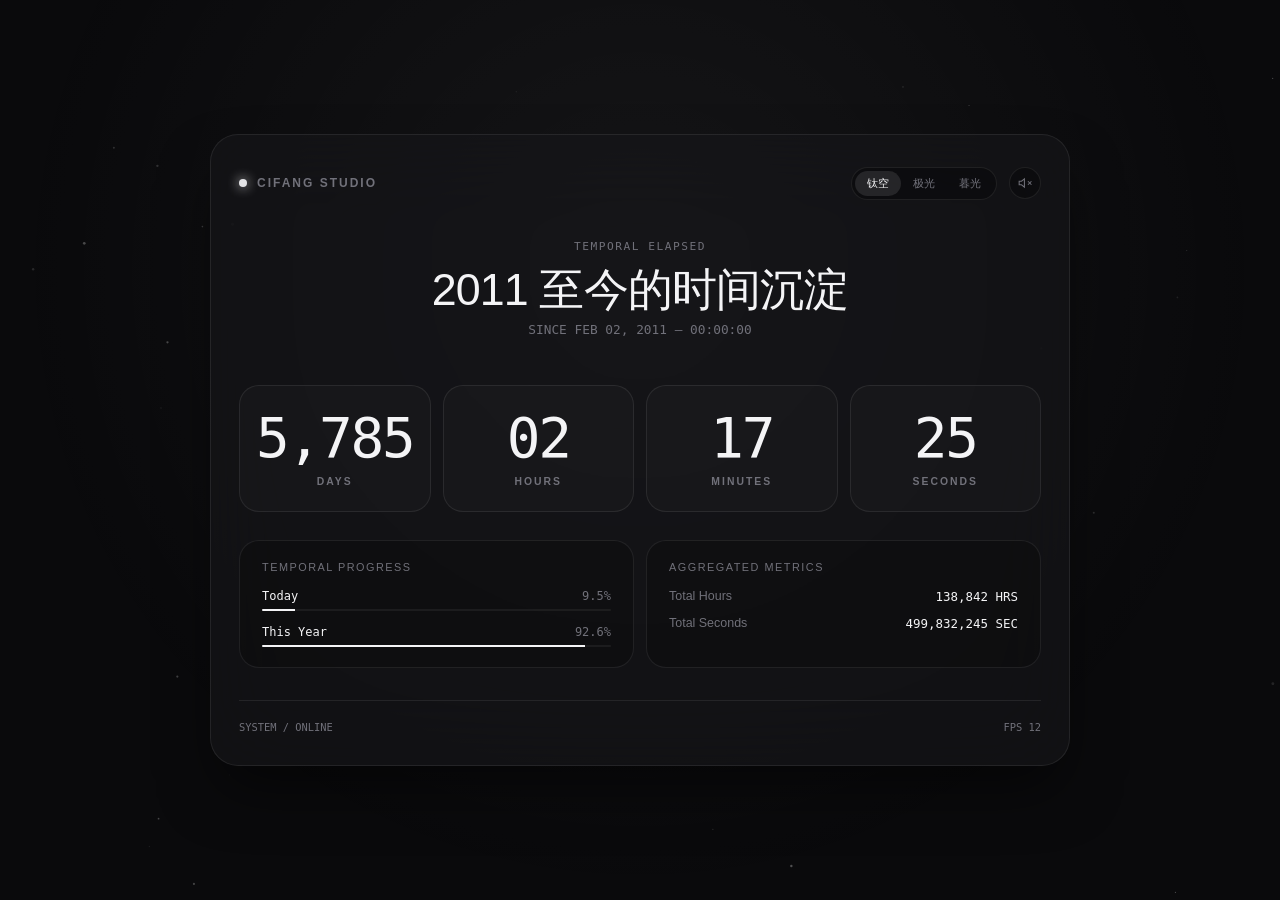
<file: index.html>
<!DOCTYPE html>
<html lang="zh-CN" data-theme="titanium">
<head>
    <meta charset="UTF-8">
    <meta name="viewport" content="width=device-width, initial-scale=1.0, maximum-scale=1.0, user-scalable=no">
    <title>CifangStudio / 2011</title>
    <style>
        /* ==========================================================================
           1. 高级感色彩与变量系统 (Muted & Premium)
           ========================================================================== */
        :root {
            --font-sans: -apple-system, BlinkMacSystemFont, "SF Pro Display", "SF Pro Text", "Helvetica Neue", Arial, sans-serif;
            --font-mono: "SF Mono", "JetBrains Mono", "Fira Code", monospace;
            --ease-out: cubic-bezier(0.16, 1, 0.3, 1);
            --radius-main: 28px;
            --radius-card: 20px;
        }

        /* 主题 1：钛空暗黑 (Titanium Dark) */
        [data-theme="titanium"] {
            --bg-body: #0a0a0c;
            --card-bg: rgba(22, 22, 26, 0.65);
            --border-light: rgba(255, 255, 255, 0.08);
            --border-focus: rgba(255, 255, 255, 0.25);
            --text-main: #f4f4f6;
            --text-sub: #71717a;
            --accent-primary: #e4e4e7;
            --accent-glow: rgba(255, 255, 255, 0.05);
            --canvas-dot: 255, 255, 255;
        }

        /* 主题 2：深海极光 (Aero Northern) */
        [data-theme="aero"] {
            --bg-body: #06090e;
            --card-bg: rgba(13, 20, 31, 0.65);
            --border-light: rgba(56, 189, 248, 0.12);
            --border-focus: rgba(56, 189, 248, 0.35);
            --text-main: #f0f9ff;
            --text-sub: #64748b;
            --accent-primary: #38bdf8;
            --accent-glow: rgba(56, 189, 248, 0.08);
            --canvas-dot: 56, 189, 248;
        }

        /* 主题 3：香槟暮光 (Champagne) */
        [data-theme="champagne"] {
            --bg-body: #0d0c0b;
            --card-bg: rgba(28, 25, 23, 0.65);
            --border-light: rgba(214, 211, 209, 0.12);
            --border-focus: rgba(217, 119, 6, 0.35);
            --text-main: #fafaf9;
            --text-sub: #78716c;
            --accent-primary: #d6d3d1;
            --accent-glow: rgba(217, 119, 6, 0.06);
            --canvas-dot: 214, 211, 209;
        }

        /* ==========================================================================
           2. 基础重置
           ========================================================================== */
        *, *::before, *::after {
            margin: 0;
            padding: 0;
            box-sizing: border-box;
            user-select: none;
            -webkit-tap-highlight-color: transparent;
        }

        body {
            background-color: var(--bg-body);
            color: var(--text-main);
            font-family: var(--font-sans);
            min-height: 100vh;
            display: flex;
            justify-content: center;
            align-items: center;
            padding: 20px 16px;
            overflow-x: hidden;
            position: relative;
            -webkit-font-smoothing: antialiased;
        }

        #bg-canvas {
            position: fixed;
            top: 0;
            left: 0;
            width: 100vw;
            height: 100vh;
            z-index: 0;
            pointer-events: none;
            opacity: 0.6;
        }

        /* 背景氛围柔光 */
        .ambient-blur {
            position: fixed;
            top: 50%;
            left: 50%;
            transform: translate(-50%, -50%);
            width: 100vw;
            height: 100vh;
            background: radial-gradient(circle at 50% 30%, var(--accent-glow) 0%, transparent 70%);
            pointer-events: none;
            z-index: 0;
        }

        /* ==========================================================================
           3. 核心容器与微模糊玻璃面板
           ========================================================================== */
        .container {
            position: relative;
            z-index: 10;
            width: 100%;
            max-width: 860px;
        }

        .haute-card {
            background: var(--card-bg);
            backdrop-filter: blur(40px) saturate(140%);
            -webkit-backdrop-filter: blur(40px) saturate(140%);
            border: 1px solid var(--border-light);
            border-radius: var(--radius-main);
            padding: 32px 28px;
            box-shadow: 0 30px 60px -12px rgba(0, 0, 0, 0.56);
            transition: border-color 0.5s var(--ease-out);
        }

        /* ==========================================================================
           4. Header 极简顶栏
           ========================================================================== */
        .header {
            display: flex;
            justify-content: space-between;
            align-items: center;
            margin-bottom: 40px;
        }

        .brand {
            display: flex;
            align-items: center;
            gap: 10px;
        }

        .brand-mark {
            width: 8px;
            height: 8px;
            border-radius: 50%;
            background: var(--accent-primary);
            box-shadow: 0 0 12px var(--accent-primary);
        }

        .brand-name {
            font-size: 0.75rem;
            font-weight: 600;
            letter-spacing: 2px;
            text-transform: uppercase;
            color: var(--text-sub);
        }

        .controls {
            display: flex;
            align-items: center;
            gap: 12px;
        }

        .theme-pills {
            display: flex;
            background: rgba(0, 0, 0, 0.3);
            border: 1px solid var(--border-light);
            padding: 3px;
            border-radius: 100px;
        }

        .pill-btn {
            background: transparent;
            border: none;
            color: var(--text-sub);
            font-size: 0.7rem;
            font-weight: 500;
            padding: 5px 12px;
            border-radius: 100px;
            cursor: pointer;
            transition: all 0.3s var(--ease-out);
        }

        .pill-btn.active {
            color: var(--text-main);
            background: rgba(255, 255, 255, 0.1);
        }

        .icon-btn {
            background: rgba(0, 0, 0, 0.3);
            border: 1px solid var(--border-light);
            color: var(--text-sub);
            width: 32px;
            height: 32px;
            border-radius: 50%;
            display: flex;
            align-items: center;
            justify-content: center;
            cursor: pointer;
            transition: all 0.3s var(--ease-out);
        }

        .icon-btn:active {
            transform: scale(0.92);
        }

        /* ==========================================================================
           5. Hero 主标题与极细排版
           ========================================================================== */
        .hero {
            text-align: center;
            margin-bottom: 48px;
        }

        .hero-tag {
            font-family: var(--font-mono);
            font-size: 0.7rem;
            letter-spacing: 1.5px;
            color: var(--text-sub);
            text-transform: uppercase;
            margin-bottom: 12px;
            display: block;
        }

        .hero-title {
            font-size: clamp(1.8rem, 4vw, 2.8rem);
            font-weight: 300;
            letter-spacing: -0.02em;
            color: var(--text-main);
            line-height: 1.1;
            margin-bottom: 8px;
        }

        .hero-date {
            font-family: var(--font-mono);
            font-size: 0.8rem;
            color: var(--text-sub);
            font-weight: 400;
        }

        /* ==========================================================================
           6. 网格卡片（超薄微光感）
           ========================================================================== */
        .grid-matrix {
            display: grid;
            grid-template-columns: repeat(4, 1fr);
            gap: 12px;
            margin-bottom: 28px;
        }

        .time-box {
            background: rgba(255, 255, 255, 0.02);
            border: 1px solid var(--border-light);
            border-radius: var(--radius-card);
            padding: 24px 12px;
            text-align: center;
            position: relative;
            transition: all 0.4s var(--ease-out);
        }

        .time-box:hover {
            border-color: var(--border-focus);
            background: rgba(255, 255, 255, 0.04);
        }

        .num-val {
            font-family: var(--font-mono);
            font-size: clamp(2rem, 5vw, 3.5rem);
            font-weight: 300;
            letter-spacing: -0.04em;
            line-height: 1;
            color: var(--text-main);
            margin-bottom: 10px;
            font-variant-numeric: tabular-nums;
        }

        .num-lbl {
            font-size: 0.65rem;
            font-weight: 600;
            letter-spacing: 2px;
            text-transform: uppercase;
            color: var(--text-sub);
        }

        /* ==========================================================================
           7. 进度分析（极简线条）
           ========================================================================== */
        .metrics-grid {
            display: grid;
            grid-template-columns: 1fr 1fr;
            gap: 12px;
            margin-bottom: 32px;
        }

        .metric-card {
            background: rgba(0, 0, 0, 0.2);
            border: 1px solid var(--border-light);
            border-radius: var(--radius-card);
            padding: 20px 22px;
        }

        .metric-title {
            font-size: 0.68rem;
            letter-spacing: 1.5px;
            text-transform: uppercase;
            color: var(--text-sub);
            margin-bottom: 16px;
        }

        .bar-group {
            margin-bottom: 14px;
        }

        .bar-group:last-child {
            margin-bottom: 0;
        }

        .bar-meta {
            display: flex;
            justify-content: space-between;
            font-family: var(--font-mono);
            font-size: 0.75rem;
            color: var(--text-main);
            margin-bottom: 6px;
        }

        .bar-meta span:last-child {
            color: var(--text-sub);
        }

        .bar-track {
            height: 2px;
            background: rgba(255, 255, 255, 0.06);
            width: 100%;
            border-radius: 2px;
            overflow: hidden;
        }

        .bar-fill {
            height: 100%;
            background: var(--text-main);
            width: 0%;
            transition: width 1s var(--ease-out);
        }

        .data-list {
            display: flex;
            flex-direction: column;
            gap: 12px;
        }

        .data-row {
            display: flex;
            justify-content: space-between;
            font-size: 0.78rem;
        }

        .data-row .key {
            color: var(--text-sub);
        }

        .data-row .val {
            font-family: var(--font-mono);
            color: var(--text-main);
            font-weight: 500;
        }

        /* ==========================================================================
           8. Footer 页脚
           ========================================================================== */
        .footer {
            display: flex;
            justify-content: space-between;
            align-items: center;
            font-family: var(--font-mono);
            font-size: 0.65rem;
            color: var(--text-sub);
            border-top: 1px solid var(--border-light);
            padding-top: 20px;
        }

        /* ==========================================================================
           9. 移动端自适应微调
           ========================================================================== */
        @media (max-width: 640px) {
            .haute-card {
                padding: 24px 18px;
                border-radius: 24px;
            }

            .grid-matrix {
                grid-template-columns: repeat(2, 1fr);
                gap: 10px;
            }

            .metrics-grid {
                grid-template-columns: 1fr;
                gap: 10px;
            }

            .header {
                flex-direction: column;
                gap: 16px;
                align-items: stretch;
                margin-bottom: 32px;
            }

            .controls {
                justify-content: space-between;
            }

            .pill-btn {
                padding: 5px 10px;
            }

            .time-box {
                padding: 18px 8px;
            }
        }
    </style>
</head>
<body>

    <canvas id="bg-canvas"></canvas>
    <div class="ambient-blur"></div>

    <div class="container">
        <main class="haute-card">
            
            <!-- 顶栏 -->
            <header class="header">
                <div class="brand">
                    <div class="brand-mark"></div>
                    <span class="brand-name">CIfang Studio</span>
                </div>

                <div class="controls">
                    <div class="theme-pills">
                        <button class="pill-btn active" onclick="setTheme('titanium')">钛空</button>
                        <button class="pill-btn" onclick="setTheme('aero')">极光</button>
                        <button class="pill-btn" onclick="setTheme('champagne')">暮光</button>
                    </div>

                    <button class="icon-btn" id="audio-btn" onclick="toggleAudio()" aria-label="Toggle Audio">
                        <svg id="icon-off" width="14" height="14" viewBox="0 0 24 24" fill="none" stroke="currentColor" stroke-width="1.8">
                            <polygon points="11 5 6 9 2 9 2 15 6 15 11 19 11 5"></polygon>
                            <line x1="23" y1="9" x2="17" y2="15"></line>
                            <line x1="17" y1="9" x2="23" y2="15"></line>
                        </svg>
                        <svg id="icon-on" style="display:none;" width="14" height="14" viewBox="0 0 24 24" fill="none" stroke="currentColor" stroke-width="1.8">
                            <polygon points="11 5 6 9 2 9 2 15 6 15 11 19 11 5"></polygon>
                            <path d="M19.07 4.93a10 10 0 0 1 0 14.14"></path>
                        </svg>
                    </button>
                </div>
            </header>

            <!-- 极简 Headline -->
            <section class="hero">
                <span class="hero-tag">Temporal Elapsed</span>
                <h1 class="hero-title">2011 至今的时间沉淀</h1>
                <p class="hero-date">SINCE FEB 02, 2011 — 00:00:00</p>
            </section>

            <!-- 核心数字矩阵 -->
            <section class="grid-matrix">
                <div class="time-box">
                    <div class="num-val" id="cnt-days">0</div>
                    <div class="num-lbl">Days</div>
                </div>
                <div class="time-box">
                    <div class="num-val" id="cnt-hours">00</div>
                    <div class="num-lbl">Hours</div>
                </div>
                <div class="time-box">
                    <div class="num-val" id="cnt-mins">00</div>
                    <div class="num-lbl">Minutes</div>
                </div>
                <div class="time-box">
                    <div class="num-val" id="cnt-secs">00</div>
                    <div class="num-lbl">Seconds</div>
                </div>
            </section>

            <!-- 指标细分 -->
            <section class="metrics-grid">
                <div class="metric-card">
                    <div class="metric-title">Temporal Progress</div>
                    <div class="bar-group">
                        <div class="bar-meta">
                            <span>Today</span>
                            <span id="p-day-val">0%</span>
                        </div>
                        <div class="bar-track">
                            <div class="bar-fill" id="p-day-bar"></div>
                        </div>
                    </div>
                    <div class="bar-group">
                        <div class="bar-meta">
                            <span>This Year</span>
                            <span id="p-year-val">0%</span>
                        </div>
                        <div class="bar-track">
                            <div class="bar-fill" id="p-year-bar"></div>
                        </div>
                    </div>
                </div>

                <div class="metric-card">
                    <div class="metric-title">Aggregated Metrics</div>
                    <div class="data-list">
                        <div class="data-row">
                            <span class="key">Total Hours</span>
                            <span class="val" id="tot-hours">0</span>
                        </div>
                        <div class="data-row">
                            <span class="key">Total Seconds</span>
                            <span class="val" id="tot-secs">0</span>
                        </div>
                    </div>
                </div>
            </section>

            <!-- Footer -->
            <footer class="footer">
                <span>SYSTEM / ONLINE</span>
                <span>FPS <span id="fps-val">60</span></span>
            </footer>

        </main>
    </div>

    <script>
        const START_TIME = new Date(2011, 1, 2, 0, 0, 0, 0);
        let audioCtx = null;
        let audioEnabled = false;

        // 触感反馈微震动
        function triggerHaptic() {
            if (navigator.vibrate) {
                navigator.vibrate(10);
            }
        }

        function initAudio() {
            if (!audioCtx) {
                const AudioContextClass = window.AudioContext || window.webkitAudioContext;
                if (AudioContextClass) audioCtx = new AudioContextClass();
            }
        }

        function playSoftTick() {
            if (!audioEnabled || !audioCtx) return;
            if (audioCtx.state === 'suspended') audioCtx.resume();

            try {
                const osc = audioCtx.createOscillator();
                const gain = audioCtx.createGain();

                osc.type = 'sine';
                // 使用低调的高频微嘀嗒声
                osc.frequency.setValueAtTime(2400, audioCtx.currentTime);
                osc.frequency.exponentialRampToValueAtTime(800, audioCtx.currentTime + 0.015);

                gain.gain.setValueAtTime(0.008, audioCtx.currentTime);
                gain.gain.exponentialRampToValueAtTime(0.0001, audioCtx.currentTime + 0.015);

                osc.connect(gain);
                gain.connect(audioCtx.destination);

                osc.start();
                osc.stop(audioCtx.currentTime + 0.015);
            } catch(e){}
        }

        function toggleAudio() {
            triggerHaptic();
            initAudio();
            audioEnabled = !audioEnabled;
            document.getElementById('icon-on').style.display = audioEnabled ? 'block' : 'none';
            document.getElementById('icon-off').style.display = audioEnabled ? 'none' : 'block';
        }

        function setTheme(name) {
            triggerHaptic();
            document.documentElement.setAttribute('data-theme', name);
            document.querySelectorAll('.pill-btn').forEach(btn => {
                btn.classList.remove('active');
                if (btn.getAttribute('onclick').includes(name)) btn.classList.add('active');
            });
        }

        // 背景微光星尘 Canvas
        const canvas = document.getElementById('bg-canvas');
        const ctx = canvas.getContext('2d');
        let dots = [];

        function resizeCanvas() {
            canvas.width = window.innerWidth;
            canvas.height = window.innerHeight;
        }
        window.addEventListener('resize', resizeCanvas);
        resizeCanvas();

        class Dot {
            constructor() { this.reset(); }
            reset() {
                this.x = Math.random() * canvas.width;
                this.y = Math.random() * canvas.height;
                this.vy = -(Math.random() * 0.2 + 0.05);
                this.size = Math.random() * 1.2 + 0.3;
                this.alpha = Math.random() * 0.4 + 0.1;
            }
            update() {
                this.y += this.vy;
                if (this.y < 0) this.reset();
            }
            draw() {
                const rgb = getComputedStyle(document.documentElement).getPropertyValue('--canvas-dot').trim() || '255, 255, 255';
                ctx.fillStyle = `rgba(${rgb}, ${this.alpha})`;
                ctx.beginPath();
                ctx.arc(this.x, this.y, this.size, 0, Math.PI * 2);
                ctx.fill();
            }
        }

        for (let i = 0; i < 40; i++) dots.push(new Dot());

        // 主循环
        let lastSec = -1;
        let frames = 0;
        let lastFpsCalc = performance.now();

        function fmt(n) { return n.toLocaleString(); }
        function pad(n) { return n < 10 ? '0' + n : n; }

        function loop(nowTime) {
            frames++;
            if (nowTime - lastFpsCalc >= 1000) {
                document.getElementById('fps-val').textContent = frames;
                frames = 0;
                lastFpsCalc = nowTime;
            }

            ctx.clearRect(0, 0, canvas.width, canvas.height);
            dots.forEach(d => { d.update(); d.draw(); });

            const now = new Date();
            const diffMs = now.getTime() - START_TIME.getTime();

            if (diffMs >= 0) {
                const totalSecs = Math.floor(diffMs / 1000);
                const totalHours = Math.floor(totalSecs / 3600);

                const days = Math.floor(totalSecs / (24 * 3600));
                const hours = Math.floor((totalSecs % (24 * 3600)) / 3600);
                const mins = Math.floor((totalSecs % 3600) / 60);
                const secs = totalSecs % 60;

                document.getElementById('cnt-days').textContent = fmt(days);
                document.getElementById('cnt-hours').textContent = pad(hours);
                document.getElementById('cnt-mins').textContent = pad(mins);
                document.getElementById('cnt-secs').textContent = pad(secs);

                document.getElementById('tot-hours').textContent = fmt(totalHours) + " HRS";
                document.getElementById('tot-secs').textContent = fmt(totalSecs) + " SEC";

                if (secs !== lastSec) {
                    playSoftTick();
                    lastSec = secs;
                }

                // 进度条计算
                const startOfDay = new Date(now.getFullYear(), now.getMonth(), now.getDate());
                const dayP = (((now - startOfDay) / (24 * 3600 * 1000)) * 100).toFixed(1);

                const startOfYear = new Date(now.getFullYear(), 0, 1);
                const endOfYear = new Date(now.getFullYear() + 1, 0, 1);
                const yearP = (((now - startOfYear) / (endOfYear - startOfYear)) * 100).toFixed(1);

                document.getElementById('p-day-val').textContent = dayP + '%';
                document.getElementById('p-day-bar').style.width = dayP + '%';

                document.getElementById('p-year-val').textContent = yearP + '%';
                document.getElementById('p-year-bar').style.width = yearP + '%';
            }

            requestAnimationFrame(loop);
        }

        requestAnimationFrame(loop);
    </script>
</body>
</html>
</file>
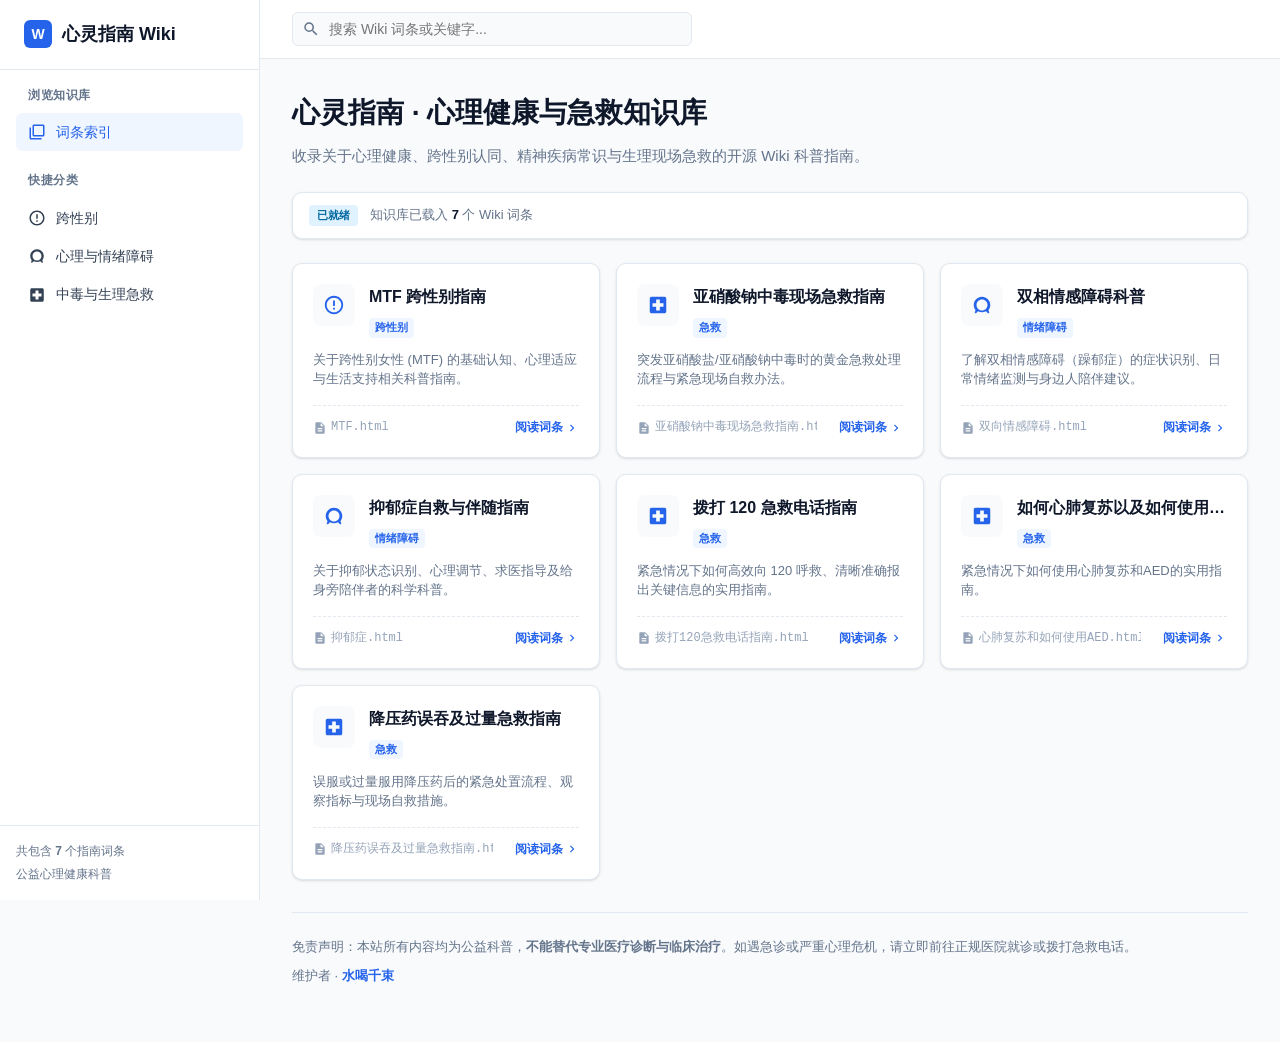
<file: wiki/index.html>
<!DOCTYPE html>
<html lang="zh-CN">
<head>
<meta charset="UTF-8">
<meta name="viewport" content="width=device-width, initial-scale=1, viewport-fit=cover">
<meta name="theme-color" content="#2563eb">
<title>心灵指南 Wiki · 心理健康与急救知识库</title>
<style>
  :root {
    --primary: #2563eb;
    --primary-light: #eff6ff;
    --primary-dark: #1e40af;
    --ink: #0f172a;
    --muted: #64748b;
    --line: #e2e8f0;
    --bg: #f8fafc;
    --card: #ffffff;
    --sidebar-w: 260px;
    --radius: 10px;
    --shadow: 0 1px 3px 0 rgba(0,0,0,0.1), 0 1px 2px -1px rgba(0,0,0,0.1);
    --shadow-hover: 0 10px 15px -3px rgba(0,0,0,0.1), 0 4px 6px -4px rgba(0,0,0,0.1);
  }
  
  * { box-sizing: border-box; }
  html { scroll-behavior: smooth; -webkit-text-size-adjust: 100%; }
  body {
    margin: 0;
    color: var(--ink);
    background: var(--bg);
    font-family: -apple-system, BlinkMacSystemFont, "Segoe UI", Roboto, "PingFang SC", "Microsoft YaHei", sans-serif;
    line-height: 1.6;
    font-size: 15px;
    display: flex;
    min-height: 100vh;
  }
  a { text-decoration: none; color: inherit; }

  /* 通用 SVG 图标样式 */
  .svg-icon {
    width: 18px;
    height: 18px;
    fill: currentColor;
    flex-shrink: 0;
  }

  /* 侧边栏 Wiki Sidebar */
  .sidebar {
    width: var(--sidebar-w);
    background: #fff;
    border-right: 1px solid var(--line);
    display: flex;
    flex-direction: column;
    position: fixed;
    top: 0;
    bottom: 0;
    left: 0;
    z-index: 100;
  }
  .sidebar-header {
    padding: 20px 24px;
    border-bottom: 1px solid var(--line);
  }
  .brand {
    font-size: 18px;
    font-weight: 800;
    color: var(--ink);
    display: flex;
    align-items: center;
    gap: 10px;
  }
  .brand-icon {
    width: 28px;
    height: 28px;
    background: var(--primary);
    color: #fff;
    border-radius: 6px;
    display: flex;
    align-items: center;
    justify-content: center;
    font-size: 14px;
    font-weight: bold;
  }
  .sidebar-menu {
    padding: 16px;
    flex: 1;
    overflow-y: auto;
  }
  .menu-group {
    margin-bottom: 20px;
  }
  .menu-title {
    font-size: 12px;
    font-weight: 700;
    text-transform: uppercase;
    color: var(--muted);
    letter-spacing: 0.5px;
    padding: 0 12px 8px;
  }
  .menu-item {
    display: flex;
    align-items: center;
    gap: 10px;
    padding: 8px 12px;
    color: #334155;
    border-radius: 6px;
    font-size: 14px;
    font-weight: 500;
    transition: all 0.15s;
    cursor: pointer;
  }
  .menu-item:hover, .menu-item.active {
    background: var(--primary-light);
    color: var(--primary);
  }
  .sidebar-footer {
    padding: 16px;
    border-top: 1px solid var(--line);
    font-size: 12px;
    color: var(--muted);
  }

  /* 主内容区 Outer */
  .main-wrapper {
    margin-left: var(--sidebar-w);
    flex: 1;
    display: flex;
    flex-direction: column;
    min-width: 0;
  }

  /* 顶部搜索栏 Header */
  .top-header {
    background: #fff;
    border-bottom: 1px solid var(--line);
    padding: 12px 32px;
    position: sticky;
    top: 0;
    z-index: 90;
    display: flex;
    align-items: center;
  }
  .search-box {
    position: relative;
    max-width: 400px;
    width: 100%;
  }
  .search-input {
    width: 100%;
    padding: 8px 12px 8px 36px;
    background: var(--bg);
    border: 1px solid var(--line);
    border-radius: 6px;
    font-size: 14px;
    outline: none;
    transition: border-color 0.2s;
  }
  .search-input:focus {
    border-color: var(--primary);
    background: #fff;
  }
  .search-icon {
    position: absolute;
    left: 10px;
    top: 50%;
    transform: translateY(-50%);
    color: var(--muted);
    display: flex;
    align-items: center;
  }

  /* 内容区 Content */
  .content {
    padding: 32px;
    max-width: 1100px;
    width: 100%;
    margin: 0 auto;
  }

  .wiki-hero {
    margin-bottom: 24px;
  }
  .wiki-hero h1 {
    font-size: 28px;
    font-weight: 800;
    margin: 0 0 8px;
    color: var(--ink);
  }
  .wiki-hero p {
    color: var(--muted);
    margin: 0;
    font-size: 15px;
  }

  /* Status Bar */
  .status-bar {
    background: #fff;
    border: 1px solid var(--line);
    border-radius: var(--radius);
    padding: 12px 16px;
    margin-bottom: 24px;
    display: flex;
    align-items: center;
    gap: 12px;
    font-size: 13px;
    box-shadow: var(--shadow);
  }
  .badge {
    font-size: 11px;
    font-weight: 700;
    padding: 2px 8px;
    border-radius: 4px;
    text-transform: uppercase;
    background: #e0f2fe;
    color: #0369a1;
  }

  /* 知识卡片网格 Grid */
  .grid {
    display: grid;
    grid-template-columns: repeat(auto-fill, minmax(300px, 1fr));
    gap: 16px;
    margin-bottom: 32px;
  }

  .wiki-card {
    background: var(--card);
    border: 1px solid var(--line);
    border-radius: var(--radius);
    padding: 20px;
    box-shadow: var(--shadow);
    display: flex;
    flex-direction: column;
    justify-content: space-between;
    transition: all 0.2s ease;
    position: relative;
  }
  .wiki-card:hover {
    transform: translateY(-2px);
    box-shadow: var(--shadow-hover);
    border-color: #cbd5e1;
  }
  .card-top {
    display: flex;
    align-items: flex-start;
    gap: 14px;
    margin-bottom: 12px;
  }
  .card-icon {
    width: 42px;
    height: 42px;
    border-radius: 8px;
    background: var(--bg);
    display: flex;
    align-items: center;
    justify-content: center;
    color: var(--primary);
    flex-shrink: 0;
  }
  .card-icon .svg-icon {
    width: 22px;
    height: 22px;
  }
  .card-header {
    flex: 1;
    min-width: 0;
  }
  .card-title {
    font-size: 16px;
    font-weight: 700;
    color: var(--ink);
    margin-bottom: 4px;
    white-space: nowrap;
    overflow: hidden;
    text-overflow: ellipsis;
  }
  .card-tag {
    display: inline-block;
    font-size: 11px;
    font-weight: 600;
    color: var(--primary);
    background: var(--primary-light);
    padding: 1px 6px;
    border-radius: 4px;
  }
  .card-desc {
    font-size: 13px;
    color: var(--muted);
    margin-bottom: 16px;
    line-height: 1.5;
  }
  .card-footer {
    display: flex;
    align-items: center;
    justify-content: space-between;
    font-size: 12px;
    color: #94a3b8;
    border-top: 1px dashed var(--line);
    padding-top: 12px;
  }
  .card-footer .file-name {
    font-family: monospace;
    overflow: hidden;
    text-overflow: ellipsis;
    white-space: nowrap;
    max-width: 180px;
    display: flex;
    align-items: center;
    gap: 4px;
  }
  .card-footer .read-btn {
    color: var(--primary);
    font-weight: 600;
    display: flex;
    align-items: center;
    gap: 2px;
  }

  /* Empty state */
  .empty-block {
    background: #fff;
    border: 1px solid var(--line);
    border-radius: var(--radius);
    padding: 32px;
    text-align: center;
    color: var(--muted);
  }

  footer {
    padding: 24px 0;
    color: var(--muted);
    font-size: 13px;
    border-top: 1px solid var(--line);
    margin-top: auto;
  }
  footer a {
    color: var(--primary);
    font-weight: 600;
  }
  footer a:hover {
    text-decoration: underline;
  }

  /* 响应式调整 */
  @media (max-width: 768px) {
    .sidebar { display: none; }
    .main-wrapper { margin-left: 0; }
    .content { padding: 16px; }
  }
</style>
</head>
<body>

  <!-- SVG 图标库声明（隐藏） -->
  <svg style="display: none;">
    <!-- 搜索 -->
    <symbol id="icon-search" viewBox="0 0 24 24">
      <path d="M15.5 14h-.79l-.28-.27A6.471 6.471 0 0 0 16 9.5 6.5 6.5 0 1 0 9.5 16c1.61 0 3.09-.59 4.23-1.57l.27.28v.79l5 4.99L20.49 19l-4.99-5zm-6 0C7.01 14 5 11.99 5 9.5S7.01 5 9.5 5 14 7.01 14 9.5 11.99 14 9.5 14z"/>
    </symbol>
    <!-- 📚 知识库 -->
    <symbol id="icon-book" viewBox="0 0 24 24">
      <path d="M4 6H2v14c0 1.1.9 2 2 2h14v-2H4V6zm16-4H8c-1.1 0-2 .9-2 2v12c0 1.1.9 2 2 2h12c1.1 0 2-.9 2-2V4c0-1.1-.9-2-2-2zm0 14H8V4h12v12z"/>
    </symbol>
    <!-- 🏷️ 标签/分类 -->
    <symbol id="icon-tag" viewBox="0 0 24 24">
      <path d="M21.41 11.58l-9-9C12.05 2.22 11.55 2 11 2H4c-1.1 0-2 .9-2 2v7c0 .55.22 1.05.59 1.42l9 9c.36.36.86.58 1.41.58.55 0 1.05-.22 1.41-.59l7-7c.37-.36.59-.86.59-1.41 0-.55-.23-1.06-.59-1.42zM13 20l-9-9V4h7l9 9-7 7z"/><circle cx="6.5" cy="6.5" r="1.5"/>
    </symbol>
    <!-- 🧠 大脑/心理 -->
    <symbol id="icon-brain" viewBox="0 0 24 24">
      <path d="M12 3c-4.97 0-9 4.03-9 9 0 2.12.74 4.07 1.97 5.61L4.35 19.4c-.39.39-.39 1.02 0 1.41.39.39 1.02.39 1.41 0l1.9-1.9C9.2 19.57 10.55 20 12 20s2.8-.43 4.34-1.09l1.9 1.9c.39.39 1.02.39 1.41 0 .39-.39.39-1.02 0-1.41l-.62-1.79C20.26 16.07 21 14.12 21 12c0-4.97-4.03-9-9-9zm0 15c-3.31 0-6-2.69-6-6s2.69-6 6-6 6 2.69 6 6-2.69 6-6 6z"/>
    </symbol>
    <!-- 🚑 紧急/医疗 -->
    <symbol id="icon-medical" viewBox="0 0 24 24">
      <path d="M19 3H5c-1.1 0-1.99.9-1.99 2L3 19c0 1.1.9 2 2 2h14c1.1 0 2-.9 2-2V5c0-1.1-.9-2-2-2zm-1 11h-4v4h-4v-4H6v-4h4V6h4v4h4v4z"/>
    </symbol>
    <!-- 🏳️‍⚧️ 性别/认同 -->
    <symbol id="icon-gender" viewBox="0 0 24 24">
      <path d="M12 2C6.48 2 2 6.48 2 12s4.48 10 10 10 10-4.48 10-10S17.52 2 12 2zm0 18c-4.41 0-8-3.59-8-8s3.59-8 8-8 8 3.59 8 8-3.59 8-8 8zm-1-13h2v6h-2zm0 8h2v2h-2z"/>
    </symbol>
    <!-- 📄 文件 -->
    <symbol id="icon-file" viewBox="0 0 24 24">
      <path d="M14 2H6c-1.1 0-1.99.9-1.99 2L4 20c0 1.1.89 2 1.99 2H18c1.1 0 2-.9 2-2V8l-6-6zm2 16H8v-2h8v2zm0-4H8v-2h8v2zm-3-5V3.5L18.5 9H13z"/>
    </symbol>
    <!-- 箭头 -->
    <symbol id="icon-arrow-right" viewBox="0 0 24 24">
      <path d="M8.59 16.59L13.17 12 8.59 7.41 10 6l6 6-6 6-1.41-1.41z"/>
    </symbol>
  </svg>

  <!-- 左侧 Wiki 导航栏 -->
  <aside class="sidebar">
    <div class="sidebar-header">
      <div class="brand">
        <div class="brand-icon">W</div>
        <span>心灵指南 Wiki</span>
      </div>
    </div>
    <div class="sidebar-menu">
      <div class="menu-group">
        <div class="menu-title">浏览知识库</div>
        <a class="menu-item active" onclick="filterCategory('all', this)">
          <svg class="svg-icon"><use href="#icon-book"/></svg> 词条索引
        </a>
      </div>
      <div class="menu-group">
        <div class="menu-title">快捷分类</div>
        <a class="menu-item" onclick="filterCategory('跨性别', this)">
          <svg class="svg-icon"><use href="#icon-gender"/></svg> 跨性别
        </a>
        <a class="menu-item" onclick="filterCategory('情绪障碍', this)">
          <svg class="svg-icon"><use href="#icon-brain"/></svg> 心理与情绪障碍
        </a>
        <a class="menu-item" onclick="filterCategory('急救', this)">
          <svg class="svg-icon"><use href="#icon-medical"/></svg> 中毒与生理急救
        </a>
      </div>
    </div>
    <div class="sidebar-footer">
      <div>共包含 <b id="docCount">0</b> 个指南词条</div>
      <div style="margin-top:4px">公益心理健康科普</div>
    </div>
  </aside>

  <!-- 右侧主内容区 -->
  <div class="main-wrapper">
    <!-- 顶部搜索栏 Header -->
    <header class="top-header">
      <div class="search-box">
        <span class="search-icon">
          <svg class="svg-icon"><use href="#icon-search"/></svg>
        </span>
        <input type="text" id="searchInput" class="search-input" placeholder="搜索 Wiki 词条或关键字..." oninput="handleSearch()">
      </div>
    </header>

    <!-- 实际内容 -->
    <main class="content">
      <div class="wiki-hero">
        <h1>心灵指南 · 心理健康与急救知识库</h1>
        <p>收录关于心理健康、跨性别认同、精神疾病常识与生理现场急救的开源 Wiki 科普指南。</p>
      </div>

      <!-- 状态提示 -->
      <div class="status-bar">
        <span class="badge">已就绪</span>
        <span style="color: var(--muted)">知识库已载入 <b id="statusCount" style="color:var(--ink)">0</b> 个 Wiki 词条</span>
      </div>

      <!-- 词条卡片网格 -->
      <div class="grid" id="grid"></div>

      <!-- 空状态 -->
      <div class="empty-block" id="emptyBlock" style="display:none">
        未找到相关的词条内容
      </div>

      <footer>
        <div>免责声明：本站所有内容均为公益科普，<b>不能替代专业医疗诊断与临床治疗</b>。如遇急诊或严重心理危机，请立即前往正规医院就诊或拨打急救电话。</div>
        <div style="margin-top: 8px;">
          维护者 · <a href="https://chisato.org.cn" target="_blank" rel="noopener noreferrer">水喝千束</a>
        </div>
      </footer>
    </main>
  </div>

<script>
let rawData = [];
let currentData = [];

/* 渲染卡片列表 */
function renderGrid(items){
  const grid = document.getElementById("grid");
  const emptyBlock = document.getElementById("emptyBlock");
  grid.innerHTML = "";

  if(!items || !items.length){
    emptyBlock.style.display = "block";
    return;
  }
  emptyBlock.style.display = "none";

  items.forEach(it => {
    const card = document.createElement("a");
    card.className = "wiki-card";
    card.href = encodeURI(it.file);
    card.innerHTML = `
      <div>
        <div class="card-top">
          <div class="card-icon">
            <svg class="svg-icon"><use href="${it.iconSymbol || '#icon-file'}"/></svg>
          </div>
          <div class="card-header">
            <div class="card-title">${it.title}</div>
            <span class="card-tag">${it.tag || "指南"}</span>
          </div>
        </div>
        <div class="card-desc">${it.desc || "点击阅读详情..."}</div>
      </div>
      <div class="card-footer">
        <span class="file-name">
          <svg class="svg-icon" style="width:14px;height:14px;"><use href="#icon-file"/></svg>
          ${it.file}
        </span>
        <span class="read-btn">
          阅读词条
          <svg class="svg-icon" style="width:14px;height:14px;"><use href="#icon-arrow-right"/></svg>
        </span>
      </div>
    `;
    grid.appendChild(card);
  });
}

/* 实时搜索过滤 */
function handleSearch(){
  const query = document.getElementById("searchInput").value.toLowerCase().trim();
  const filtered = currentData.filter(it => 
    it.title.toLowerCase().includes(query) || 
    it.file.toLowerCase().includes(query) ||
    (it.tag && it.tag.toLowerCase().includes(query)) ||
    (it.desc && it.desc.toLowerCase().includes(query))
  );
  renderGrid(filtered);
}

/* 侧边栏分类过滤 */
function filterCategory(cat, el){
  if(el){
    document.querySelectorAll('.menu-item').forEach(m => m.classList.remove('active'));
    el.classList.add('active');
  }

  if(cat === 'all') {
    currentData = [...rawData];
  } else {
    currentData = rawData.filter(it => it.tag === cat);
  }
  
  handleSearch();
}

/* 动态读取同目录下的 data.json */
async function loadJsonData(){
  const emptyBlock = document.getElementById("emptyBlock");
  try {
    const res = await fetch('./data.json', { cache: "no-store" });
    if (!res.ok) throw new Error("无法读取 data.json");
    
    rawData = await res.json();
    currentData = [...rawData];

    const count = rawData.length;
    document.getElementById("docCount").textContent = count;
    document.getElementById("statusCount").textContent = count;
    
    renderGrid(rawData);
  } catch (err) {
    console.error("加载 data.json 失败:", err);
    emptyBlock.style.display = "block";
    emptyBlock.innerHTML = `⚠️ <b>读取 data.json 失败</b><br><span style="font-size:12px;color:var(--muted)">请确保同目录下存在 data.json 文件，且通过 Web 服务器访问。</span>`;
  }
}

// 启动页面时读取 JSON
loadJsonData();
</script>
</body>
</html>
</file>
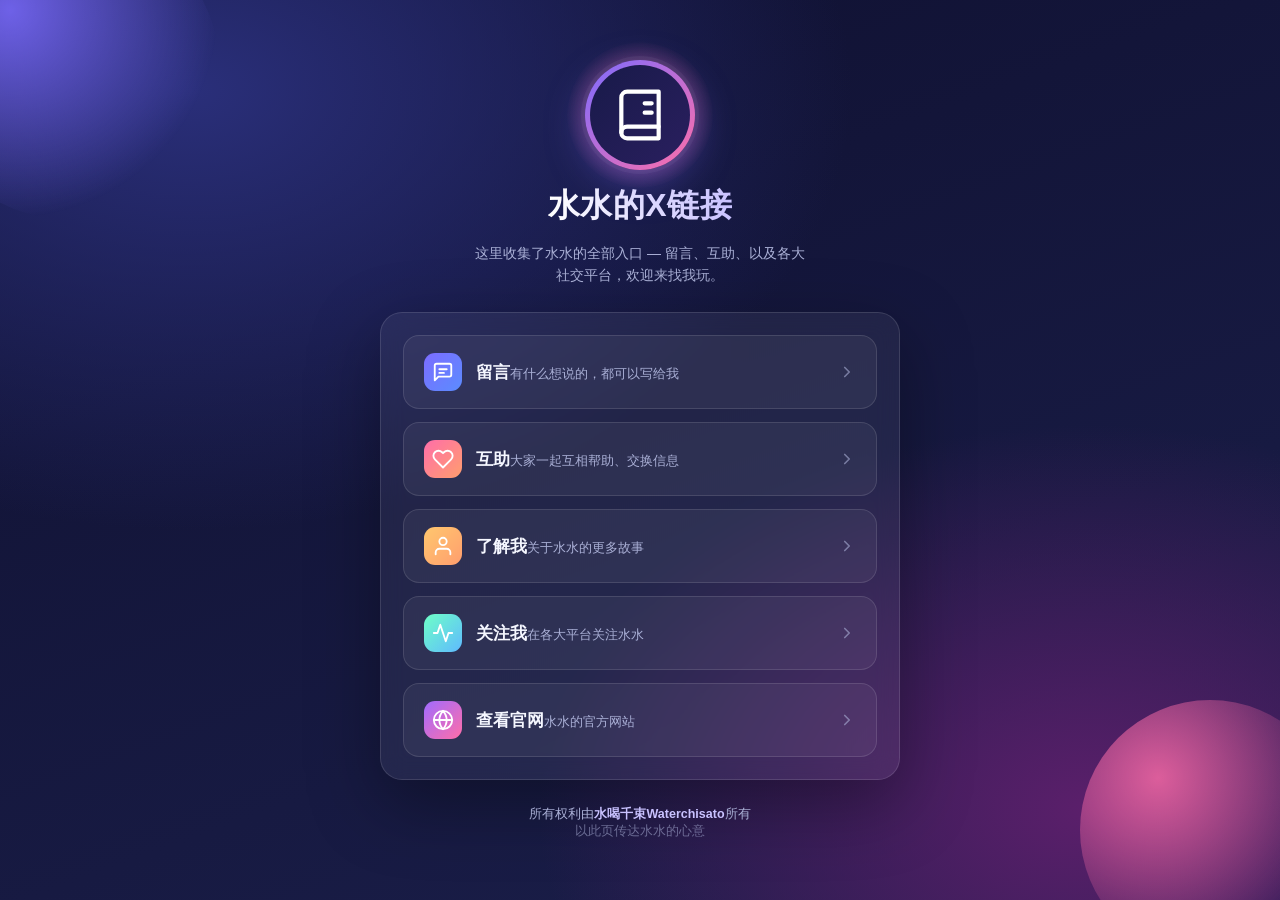
<file: x.html>
<!DOCTYPE html>
<html lang="zh-CN">
<head>
<meta charset="UTF-8">
<meta name="viewport" content="width=device-width, initial-scale=1.0, viewport-fit=cover">
<title>水水的X链接</title>
<style>
:root{
  --bg1:#0f1030;
  --bg2:#1b1f4b;
  --card:rgba(255,255,255,.06);
  --card-border:rgba(255,255,255,.12);
  --text:#f5f7ff;
  --muted:#aab0d6;
  --accent:#7c6cff;
  --accent2:#ff6ea9;
  --link:#6ea8ff;
  --radius:22px;
}
*{margin:0;padding:0;box-sizing:border-box;-webkit-tap-highlight-color:transparent}
html,body{height:100%}
body{
  font-family:-apple-system,BlinkMacSystemFont,"Segoe UI","PingFang SC","Hiragino Sans GB","Microsoft YaHei",Roboto,Helvetica,Arial,sans-serif;
  color:var(--text);
  background:radial-gradient(1200px 800px at 15% 10%,#2a2f7a 0%,transparent 55%),
             radial-gradient(1000px 700px at 85% 90%,#5b1f6b 0%,transparent 55%),
             linear-gradient(160deg,var(--bg1),var(--bg2));
  min-height:100dvh;
  display:flex;
  align-items:center;
  justify-content:center;
  padding:clamp(16px,4vw,48px) clamp(12px,3vw,32px);
  overflow-x:hidden;
}
/* subtle floating orbs */
.orbs{position:fixed;inset:0;pointer-events:none;z-index:0;overflow:hidden}
.orb{position:absolute;border-radius:50%;will-change:transform;animation:float 18s cubic-bezier(.45,.05,.55,.95) infinite}
.orb.a{width:300px;height:300px;top:-80px;left:-80px;background:radial-gradient(circle at 30% 30%,rgba(124,108,255,.85),rgba(124,108,255,0) 70%)}
.orb.b{width:260px;height:260px;bottom:-60px;right:-60px;background:radial-gradient(circle at 30% 30%,rgba(255,110,169,.8),rgba(255,110,169,0) 70%);animation-delay:-9s}
@keyframes float{0%,100%{transform:translate3d(0,0,0)}50%{transform:translate3d(18px,-30px,0)}}

.page{position:relative;z-index:1;width:100%;max-width:480px;display:flex;flex-direction:column;align-items:center;gap:clamp(16px,3vw,26px)}

/* Header */
.header{text-align:center;width:100%;display:flex;flex-direction:column;align-items:center;gap:14px}
.avatar{
  position:relative;
  width:clamp(86px,22vw,110px);height:clamp(86px,22vw,110px);
  border-radius:50%;
  background:linear-gradient(135deg,var(--accent),var(--accent2));
  padding:5px;
  box-shadow:0 12px 40px rgba(124,108,255,.4),0 0 0 4px rgba(255,255,255,.05);
}
.avatar::after{
  content:'';position:absolute;inset:-18px;border-radius:50%;z-index:-1;
  background:radial-gradient(circle,rgba(124,108,255,.5),rgba(255,110,169,.3) 45%,transparent 72%);
  animation:pulse 4.5s ease-in-out infinite;
  will-change:transform,opacity;
}
@keyframes pulse{0%,100%{transform:scale(.88);opacity:.55}50%{transform:scale(1.18);opacity:1}}
.avatar-inner{width:100%;height:100%;border-radius:50%;background:linear-gradient(135deg,#181a49,#2a1f5f);display:flex;align-items:center;justify-content:center;overflow:hidden}
.avatar-inner svg{width:56%;height:56%;color:#fff}
.title{font-size:clamp(24px,7vw,32px);font-weight:800;letter-spacing:.5px;background:linear-gradient(90deg,#fff,#c9c2ff);-webkit-background-clip:text;background-clip:text;-webkit-text-fill-color:transparent}
.subtitle{font-size:clamp(12px,3.4vw,14px);color:var(--muted);max-width:340px;line-height:1.6}

/* Card */
.card{
  width:100%;
  background:var(--card);
  border:1px solid var(--card-border);
  border-radius:var(--radius);
  backdrop-filter:blur(12px);
  -webkit-backdrop-filter:blur(12px);
  padding:clamp(14px,3vw,22px);
  box-shadow:0 24px 70px rgba(0,0,0,.35);
  display:flex;flex-direction:column;gap:13px;
}
.btn{
  position:relative;
  display:flex;align-items:center;gap:14px;
  width:100%;
  padding:clamp(14px,3.4vw,17px) clamp(16px,4vw,20px);
  border-radius:16px;
  border:1px solid var(--card-border);
  background:rgba(255,255,255,.05);
  color:var(--text);
  text-decoration:none;
  cursor:pointer;
  transform:translateZ(0);
  will-change:transform;
  transition:transform .28s cubic-bezier(.22,1,.36,1),background .22s ease,border-color .22s ease,box-shadow .28s ease;
  text-align:left;
}
.btn:hover{
  transform:translate3d(0,-4px,0) scale(1.02);
  background:rgba(255,255,255,.1);
  border-color:rgba(255,255,255,.28);
  box-shadow:0 14px 34px rgba(0,0,0,.32);
}
.btn:active{transform:translate3d(0,-1px,0) scale(.99)}
.btn .ic{
  width:clamp(30px,8vw,38px);height:clamp(30px,8vw,38px);
  flex:0 0 auto;
  border-radius:11px;
  display:flex;align-items:center;justify-content:center;
  color:#fff;
}
.btn .ic svg{width:58%;height:58%}
.btn .txt{flex:1;min-width:0}
.btn .lbl{font-size:clamp(15px,4.2vw,17px);font-weight:600}
.btn .desc{font-size:clamp(11px,3vw,12.5px);color:var(--muted);margin-top:2px}
.btn .arrow{color:var(--muted);opacity:.6}
.btn .arrow svg{width:18px;height:18px;display:block}
/* gradient icon bg per button */
.b-grad1{background:linear-gradient(135deg,#7c6cff,#5b8cff)}
.b-grad2{background:linear-gradient(135deg,#ff6ea9,#ff9e6e)}
.b-grad3{background:linear-gradient(135deg,#ffc76e,#ff9e6e)}
.b-grad4{background:linear-gradient(135deg,#6effc7,#5fbaff)}
.b-grad5{background:linear-gradient(135deg,#a06bff,#ff6ea9)}

/* Footer */
.footer{text-align:center;font-size:clamp(11px,3vw,12.5px);color:var(--muted);padding:0 8px}
.footer .name{color:#c9c2ff;font-weight:600}
.footer .sv{opacity:.55}

/* Modal */
.overlay{
  position:fixed;inset:0;z-index:50;
  background:rgba(8,8,26,.72);
  display:flex;align-items:center;justify-content:center;
  padding:20px;
  opacity:0;visibility:hidden;
  will-change:opacity;
  transition:opacity .3s ease,visibility .3s ease;
}
.overlay.show{opacity:1;visibility:visible}
.modal{
  width:100%;max-width:420px;
  background:linear-gradient(160deg,#20245b,#1a1d44);
  border:1px solid var(--card-border);
  border-radius:24px;
  padding:clamp(20px,5vw,26px);
  box-shadow:0 30px 80px rgba(0,0,0,.5);
  transform:translate3d(0,24px,0) scale(.95);
  transition:transform .42s cubic-bezier(.22,1,.36,1);
  will-change:transform;
  max-height:calc(100dvh - 40px);
  overflow:auto;
}
.overlay.show .modal{transform:translateY(0) scale(1)}
.modal-head{display:flex;align-items:center;gap:12px;margin-bottom:18px}
.modal-head .m-ic{width:42px;height:42px;border-radius:12px;background:linear-gradient(135deg,var(--accent),var(--accent2));display:flex;align-items:center;justify-content:center;color:#fff}
.modal-head .m-ic svg{width:54%;height:54%}
.modal-head h2{font-size:20px;font-weight:700}
.modal-head .m-sub{font-size:12px;color:var(--muted)}
.close{position:absolute;top:16px;right:16px;width:34px;height:34px;border-radius:50%;border:none;background:rgba(255,255,255,.08);color:#fff;cursor:pointer;display:flex;align-items:center;justify-content:center;transition:background .2s}
.close:hover{background:rgba(255,255,255,.16)}
.close svg{width:16px;height:16px}

.follow-grid{display:grid;grid-template-columns:repeat(4,1fr);gap:12px}
.follow-item{
  display:flex;flex-direction:column;align-items:center;gap:8px;
  padding:12px 4px;text-decoration:none;color:var(--text);
  border-radius:14px;background:rgba(255,255,255,.04);border:1px solid var(--card-border);
  transform:translateZ(0);
  will-change:transform;
  transition:transform .28s cubic-bezier(.22,1,.36,1),background .22s ease,box-shadow .28s ease;
  font-size:12px;font-weight:600;
}
.follow-item:hover{transform:translate3d(0,-4px,0);background:rgba(255,255,255,.1);box-shadow:0 10px 24px rgba(0,0,0,.3)}
.follow-item .f-ic{width:clamp(40px,11vw,46px);height:clamp(40px,11vw,46px);border-radius:12px;display:flex;align-items:center;justify-content:center;color:#fff}
.follow-item .f-ic svg{width:52%;height:52%}

/* social brand colors */
.s-bili{background:linear-gradient(135deg,#00a1d6,#00c6c6)}
.s-dy{background:linear-gradient(135deg,#111,#3a3a3a);border:1px solid rgba(255,255,255,.18)}
.s-ks{background:linear-gradient(135deg,#ff4906,#ff8a00)}
.s-yt{background:linear-gradient(135deg,#ff0000,#ff5a5a)}
.s-x{background:linear-gradient(135deg,#1a1a1a,#444)}
.s-wa{background:linear-gradient(135deg,#25d366,#1fce7e)}
.s-tg{background:linear-gradient(135deg,#229ed9,#1d8ec2)}
.s-ig{background:radial-gradient(120%120% at 20%20%,#f09433 0%,#e6683c 30%,#dc2743 55%,#cc2366 75%,#bc1888 100%)}

@media(max-width:420px){
  .follow-grid{grid-template-columns:repeat(4,1fr);gap:9px}
  .follow-item{font-size:11px}
}
@media(min-width:1200px){
  .page{max-width:520px}
}
/* 尊重系统「减少动态效果」设置 */
@media(prefers-reduced-motion:reduce){
  *,*::before,*::after{animation:none!important;transition:none!important}
}
/* 页面入场：头部与卡片依次浮现 */
.header,.card,.footer{animation:rise .7s cubic-bezier(.22,1,.36,1) both}
.card{animation-delay:.08s}
.footer{animation-delay:.16s}
@keyframes rise{from{opacity:0;transform:translate3d(0,18px,0)}to{opacity:1;transform:translate3d(0,0,0)}}
</style>
</head>
<body>
<div class="orbs"><div class="orb a"></div><div class="orb b"></div></div>

<main class="page">
  <header class="header">
    <div class="avatar">
      <div class="avatar-inner">
        <!-- logo SVG, replace if desired -->
        <svg viewBox="0 0 24 24" fill="none" stroke="currentColor" stroke-width="1.8" stroke-linecap="round" stroke-linejoin="round">
          <path d="M4 19.5A2.5 2.5 0 0 1 6.5 17H20"/>
          <path d="M6.5 2H20v20H6.5A2.5 2.5 0 0 1 4 19.5v-15A2.5 2.5 0 0 1 6.5 2z"/>
          <path d="M14 7h3M14 11h3"/>
        </svg>
      </div>
    </div>
    <h1 class="title">水水的X链接</h1>
    <p class="subtitle">这里收集了水水的全部入口 — 留言、互助、以及各大社交平台，欢迎来找我玩。</p>
  </header>

  <section class="card">
    <!-- 按钮1 留言 -->
    <a class="btn" href="https://chisato.org.cn/message" target="_blank" rel="noopener">
      <span class="ic b-grad1">
        <svg viewBox="0 0 24 24" fill="none" stroke="currentColor" stroke-width="2" stroke-linecap="round" stroke-linejoin="round"><path d="M21 15a2 2 0 0 1-2 2H7l-4 4V5a2 2 0 0 1 2-2h14a2 2 0 0 1 2 2z"/><path d="M8 9h8M8 13h5"/></svg>
      </span>
      <span class="txt"><span class="lbl">留言</span><span class="desc">有什么想说的，都可以写给我</span></span>
      <span class="arrow"><svg viewBox="0 0 24 24" fill="none" stroke="currentColor" stroke-width="2.2" stroke-linecap="round" stroke-linejoin="round"><path d="M9 18l6-6-6-6"/></svg></span>
    </a>

    <!-- 按钮2 互助 -->
    <a class="btn" href="https://tghz.20110202.top" target="_blank" rel="noopener">
      <span class="ic b-grad2">
        <svg viewBox="0 0 24 24" fill="none" stroke="currentColor" stroke-width="2" stroke-linecap="round" stroke-linejoin="round"><path d="M20.84 4.61a5.5 5.5 0 0 0-7.78 0L12 5.67l-1.06-1.06a5.5 5.5 0 0 0-7.78 7.78l1.06 1.06L12 21.23l7.78-7.78 1.06-1.06a5.5 5.5 0 0 0 0-7.78z"/></svg>
      </span>
      <span class="txt"><span class="lbl">互助</span><span class="desc">大家一起互相帮助、交换信息</span></span>
      <span class="arrow"><svg viewBox="0 0 24 24" fill="none" stroke="currentColor" stroke-width="2.2" stroke-linecap="round" stroke-linejoin="round"><path d="M9 18l6-6-6-6"/></svg></span>
    </a>

    <!-- 按钮3 了解我 -->
    <a class="btn" href="https://chisato.org.cn/oldindex" target="_blank" rel="noopener">
      <span class="ic b-grad3">
        <svg viewBox="0 0 24 24" fill="none" stroke="currentColor" stroke-width="2" stroke-linecap="round" stroke-linejoin="round"><path d="M20 21v-2a4 4 0 0 0-4-4H8a4 4 0 0 0-4 4v2"/><circle cx="12" cy="7" r="4"/></svg>
      </span>
      <span class="txt"><span class="lbl">了解我</span><span class="desc">关于水水的更多故事</span></span>
      <span class="arrow"><svg viewBox="0 0 24 24" fill="none" stroke="currentColor" stroke-width="2.2" stroke-linecap="round" stroke-linejoin="round"><path d="M9 18l6-6-6-6"/></svg></span>
    </a>

    <!-- 按钮4 关注我 -->
    <button class="btn" id="followBtn">
      <span class="ic b-grad4">
        <svg viewBox="0 0 24 24" fill="none" stroke="currentColor" stroke-width="2" stroke-linecap="round" stroke-linejoin="round"><path d="M22 12h-4l-3 9L9 3l-3 9H2"/></svg>
      </span>
      <span class="txt"><span class="lbl">关注我</span><span class="desc">在各大平台关注水水</span></span>
      <span class="arrow"><svg viewBox="0 0 24 24" fill="none" stroke="currentColor" stroke-width="2.2" stroke-linecap="round" stroke-linejoin="round"><path d="M9 18l6-6-6-6"/></svg></span>
    </button>

    <!-- 按钮5 查看官网 -->
    <a class="btn" href="https://chisato.org.cn" target="_blank" rel="noopener">
      <span class="ic b-grad5">
        <svg viewBox="0 0 24 24" fill="none" stroke="currentColor" stroke-width="2" stroke-linecap="round" stroke-linejoin="round"><circle cx="12" cy="12" r="10"/><path d="M2 12h20M12 2a15.3 15.3 0 0 1 4 10 15.3 15.3 0 0 1-4 10 15.3 15.3 0 0 1-4-10 15.3 15.3 0 0 1 4-10z"/></svg>
      </span>
      <span class="txt"><span class="lbl">查看官网</span><span class="desc">水水的官方网站</span></span>
      <span class="arrow"><svg viewBox="0 0 24 24" fill="none" stroke="currentColor" stroke-width="2.2" stroke-linecap="round" stroke-linejoin="round"><path d="M9 18l6-6-6-6"/></svg></span>
    </a>
  </section>

  <footer class="footer">
    <p>所有权利由<span class="name">水喝千束Waterchisato</span>所有</p>
    <p class="sv">以此页传达水水的心意</p>
  </footer>
</main>

<!-- 关注弹窗 -->
<div class="overlay" id="overlay">
  <div class="modal" style="position:relative">
    <button class="close" id="closeBtn" aria-label="关闭">
      <svg viewBox="0 0 24 24" fill="none" stroke="currentColor" stroke-width="2.4" stroke-linecap="round" stroke-linejoin="round"><path d="M18 6L6 18M6 6l12 12"/></svg>
    </button>
    <div class="modal-head">
      <span class="m-ic">
        <svg viewBox="0 0 24 24" fill="none" stroke="currentColor" stroke-width="2" stroke-linecap="round" stroke-linejoin="round"><path d="M22 12h-4l-3 9L9 3l-3 9H2"/></svg>
      </span>
      <div>
        <h2>关注我</h2>
        <div class="m-sub">选择一个平台，关注水水吧</div>
      </div>
    </div>

    <div class="follow-grid">
      <a class="follow-item" data-social="bilibili" href="#" target="_blank" rel="noopener">
        <span class="f-ic s-bili"><svg height="1em" style="flex:none;line-height:1" viewBox="0 0 24 24" width="1em" xmlns="http://www.w3.org/2000/svg"><title>bilibili</title><path clip-rule="evenodd" d="M4.977 3.561a1.31 1.31 0 111.818-1.884l2.828 2.728c.08.078.149.163.205.254h4.277a1.32 1.32 0 01.205-.254l2.828-2.728a1.31 1.31 0 011.818 1.884L17.82 4.66h.848A5.333 5.333 0 0124 9.992v7.34a5.333 5.333 0 01-5.333 5.334H5.333A5.333 5.333 0 010 17.333V9.992a5.333 5.333 0 015.333-5.333h.781L4.977 3.56zm.356 3.67a2.667 2.667 0 00-2.666 2.667v7.529a2.667 2.667 0 002.666 2.666h13.334a2.667 2.667 0 002.666-2.666v-7.53a2.667 2.667 0 00-2.666-2.666H5.333zm1.334 5.192a1.333 1.333 0 112.666 0v1.192a1.333 1.333 0 11-2.666 0v-1.192zM16 11.09c-.736 0-1.333.597-1.333 1.333v1.192a1.333 1.333 0 102.666 0v-1.192c0-.736-.597-1.333-1.333-1.333z" fill="#FB7299" fill-rule="evenodd"></path></svg></span>
        <span>b站</span>
      </a>
      <a class="follow-item" data-social="douyin" href="#" target="_blank" rel="noopener">
        <span class="f-ic s-dy"><svg viewBox="0 0 24 24" fill="none" stroke="currentColor" stroke-width="2" stroke-linecap="round" stroke-linejoin="round"><path d="M9 12a4 4 0 1 0 4 4V4a5 5 0 0 0 5 5"/></svg></span>
        <span>抖音</span>
      </a>
      <a class="follow-item" data-social="kuaishou" href="#" target="_blank" rel="noopener">
        <span class="f-ic s-ks"><svg viewBox="0 0 24 24" fill="none" stroke="currentColor" stroke-width="2" stroke-linecap="round" stroke-linejoin="round"><path d="M7 11a4 4 0 1 0 4-4"/><path d="M7 11a4 4 0 1 1 7 3.5"/><circle cx="15" cy="14" r="4"/></svg></span>
        <span>快手</span>
      </a>
      <a class="follow-item" data-social="youtube" href="#" target="_blank" rel="noopener">
        <span class="f-ic s-yt"><svg viewBox="0 0 24 24" fill="none" stroke="currentColor" stroke-width="2" stroke-linecap="round" stroke-linejoin="round"><path d="M22 8.5a3 3 0 0 0-2.1-2.1C18 6 12 6 12 6s-6 0-7.9.4A3 3 0 0 0 2 8.5 31 31 0 0 0 2 15a3 3 0 0 0 2.1 2.1C6 18 12 18 12 18s6 0 7.9-.4A3 3 0 0 0 22 15a31 31 0 0 0 0-6.5z"/><path d="M10 15l5-3-5-3z"/></svg></span>
        <span>YouTube</span>
      </a>
      <a class="follow-item" data-social="x" href="#" target="_blank" rel="noopener">
        <span class="f-ic s-x"><svg viewBox="0 0 24 24" fill="none" stroke="currentColor" stroke-width="2" stroke-linecap="round" stroke-linejoin="round"><path d="M4 4l16 16M20 4L4 20"/></svg></span>
        <span>X</span>
      </a>
      <a class="follow-item" data-social="whatsapp" href="#" target="_blank" rel="noopener">
        <span class="f-ic s-wa"><svg viewBox="0 0 24 24" fill="none" stroke="currentColor" stroke-width="2" stroke-linecap="round" stroke-linejoin="round"><path d="M21 11.5a8.5 8.5 0 0 1-12.6 7.4L3 21l2.1-5.4A8.5 8.5 0 1 1 21 11.5z"/><path d="M9 10c.5 2.5 2.5 4.5 5 5l1-1.5 2 .5"/></svg></span>
        <span>WhatsApp</span>
      </a>
      <a class="follow-item" data-social="telegram" href="#" target="_blank" rel="noopener">
        <span class="f-ic s-tg"><svg viewBox="0 0 24 24" fill="none" stroke="currentColor" stroke-width="2" stroke-linecap="round" stroke-linejoin="round"><path d="M21 4L3 11l6 2 2 6 3-4 5 3z"/><path d="M9 13l12-9"/></svg></span>
        <span>Telegram</span>
      </a>
      <a class="follow-item" data-social="instagram" href="#" target="_blank" rel="noopener">
        <span class="f-ic s-ig"><svg viewBox="0 0 24 24" fill="none" stroke="currentColor" stroke-width="2" stroke-linecap="round" stroke-linejoin="round"><rect x="3" y="3" width="18" height="18" rx="5"/><circle cx="12" cy="12" r="4"/><circle cx="17.5" cy="6.5" r="1" fill="currentColor" stroke="none"/></svg></span>
        <span>Instagram</span>
      </a>
    </div>
  </div>
</div>

<script>
/* =========================================================
   关注我 - 各大平台链接填写区
   在这里把对应的链接填进引号 " " 里面即可。
   例:  bilibili: "https://space.bilibili.com/你的uid"
   留空则点击时不会打开。填好后刷新即可生效。
   ========================================================= */
const FOLLOW_LINKS = {
  bilibili:   "https://b23.tv/FOKXFo4",
  douyin:     "https://v.douyin.com/tZ6AkGfNlIo/",
  kuaishou:   "https://www.kuaishou.com/search/%E6%B0%B4%E5%96%9D%E5%8D%83%E6%9D%9F?source=NewReco",
  youtube:    "https://youtube.com/@waterchisato?si=NJxULK-GajeGfitk",
  x:          "https://x.com/xishuishuiya",
  whatsapp:   "https://chat.whatsapp.com/DIZooSSWwWzFNG6wN2WWIc",
  telegram:   "https://waterchisato.t.me",
  instagram:  "https://www.instagram.com/waterchisato?igsi=MWEzZDZrbjd6Z3R5dQ=="
};

(function(){
  const overlay = document.getElementById('overlay');
  const openBtn = document.getElementById('followBtn');
  const closeBtn = document.getElementById('closeBtn');

  function open(){ overlay.classList.add('show'); document.body.style.overflow='hidden'; }
  function close(){ overlay.classList.remove('show'); document.body.style.overflow=''; }

  openBtn.addEventListener('click', open);
  closeBtn.addEventListener('click', close);
  overlay.addEventListener('click', function(e){ if(e.target===overlay) close(); });
  document.addEventListener('keydown', function(e){ if(e.key==='Escape') close(); });

  // apply follow links
  document.querySelectorAll('.follow-item').forEach(function(el){
    const key = el.getAttribute('data-social');
    const url = FOLLOW_LINKS[key] || '';
    el.setAttribute('href', url);
    if(!url){
      el.addEventListener('click', function(e){
        e.preventDefault();
        // 提示链接待填写
        el.querySelector('span:last-child').textContent = '待完善';
        setTimeout(function(){ el.querySelector('span:last-child').textContent = el.getAttribute('data-social')==='bilibili'?'b站'
          :el.getAttribute('data-social')==='douyin'?'抖音'
          :el.getAttribute('data-social')==='kuaishou'?'快手'
          :el.getAttribute('data-social')==='youtube'?'YouTube'
          :el.getAttribute('data-social')==='x'?'X'
          :el.getAttribute('data-social')==='whatsapp'?'WhatsApp'
          :el.getAttribute('data-social')==='telegram'?'Telegram'
          :'Instagram'; }, 1200);
      });
    }
  });
})();
</script>
</body>
</html>
</file>
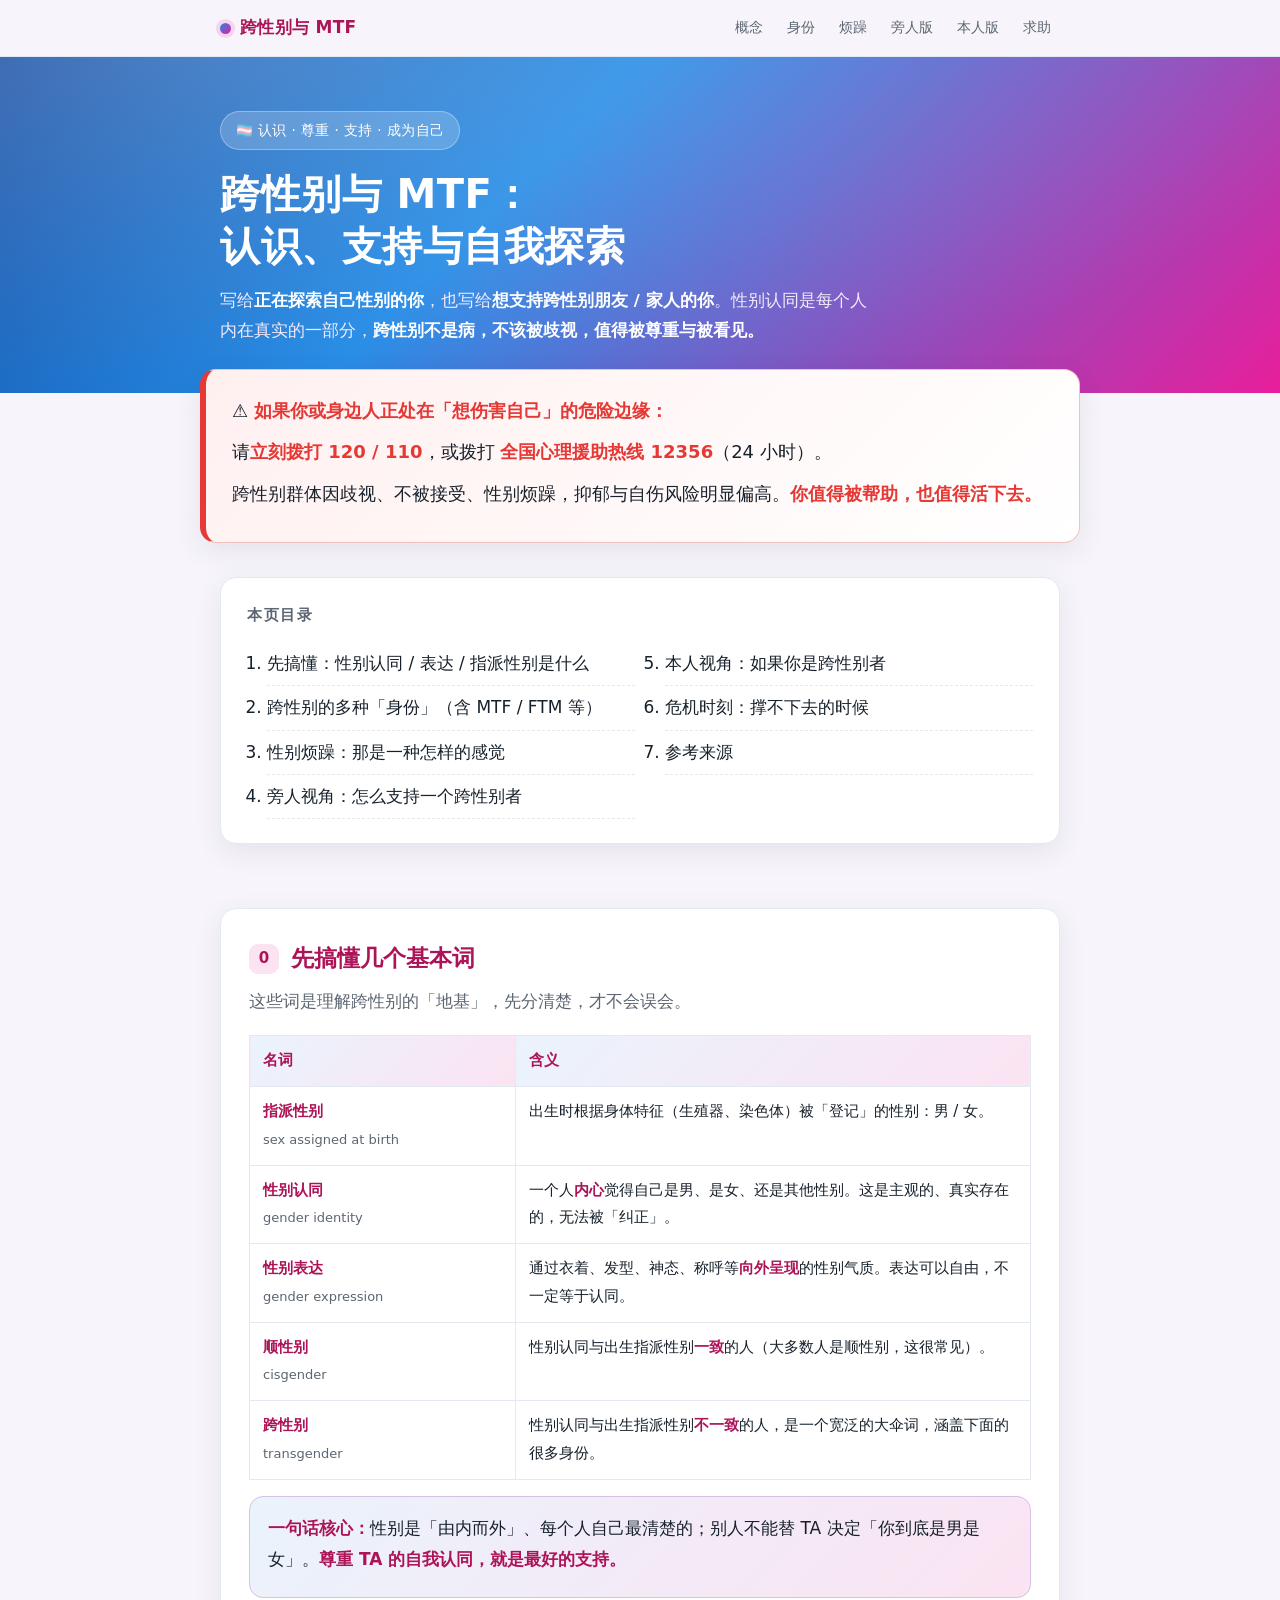
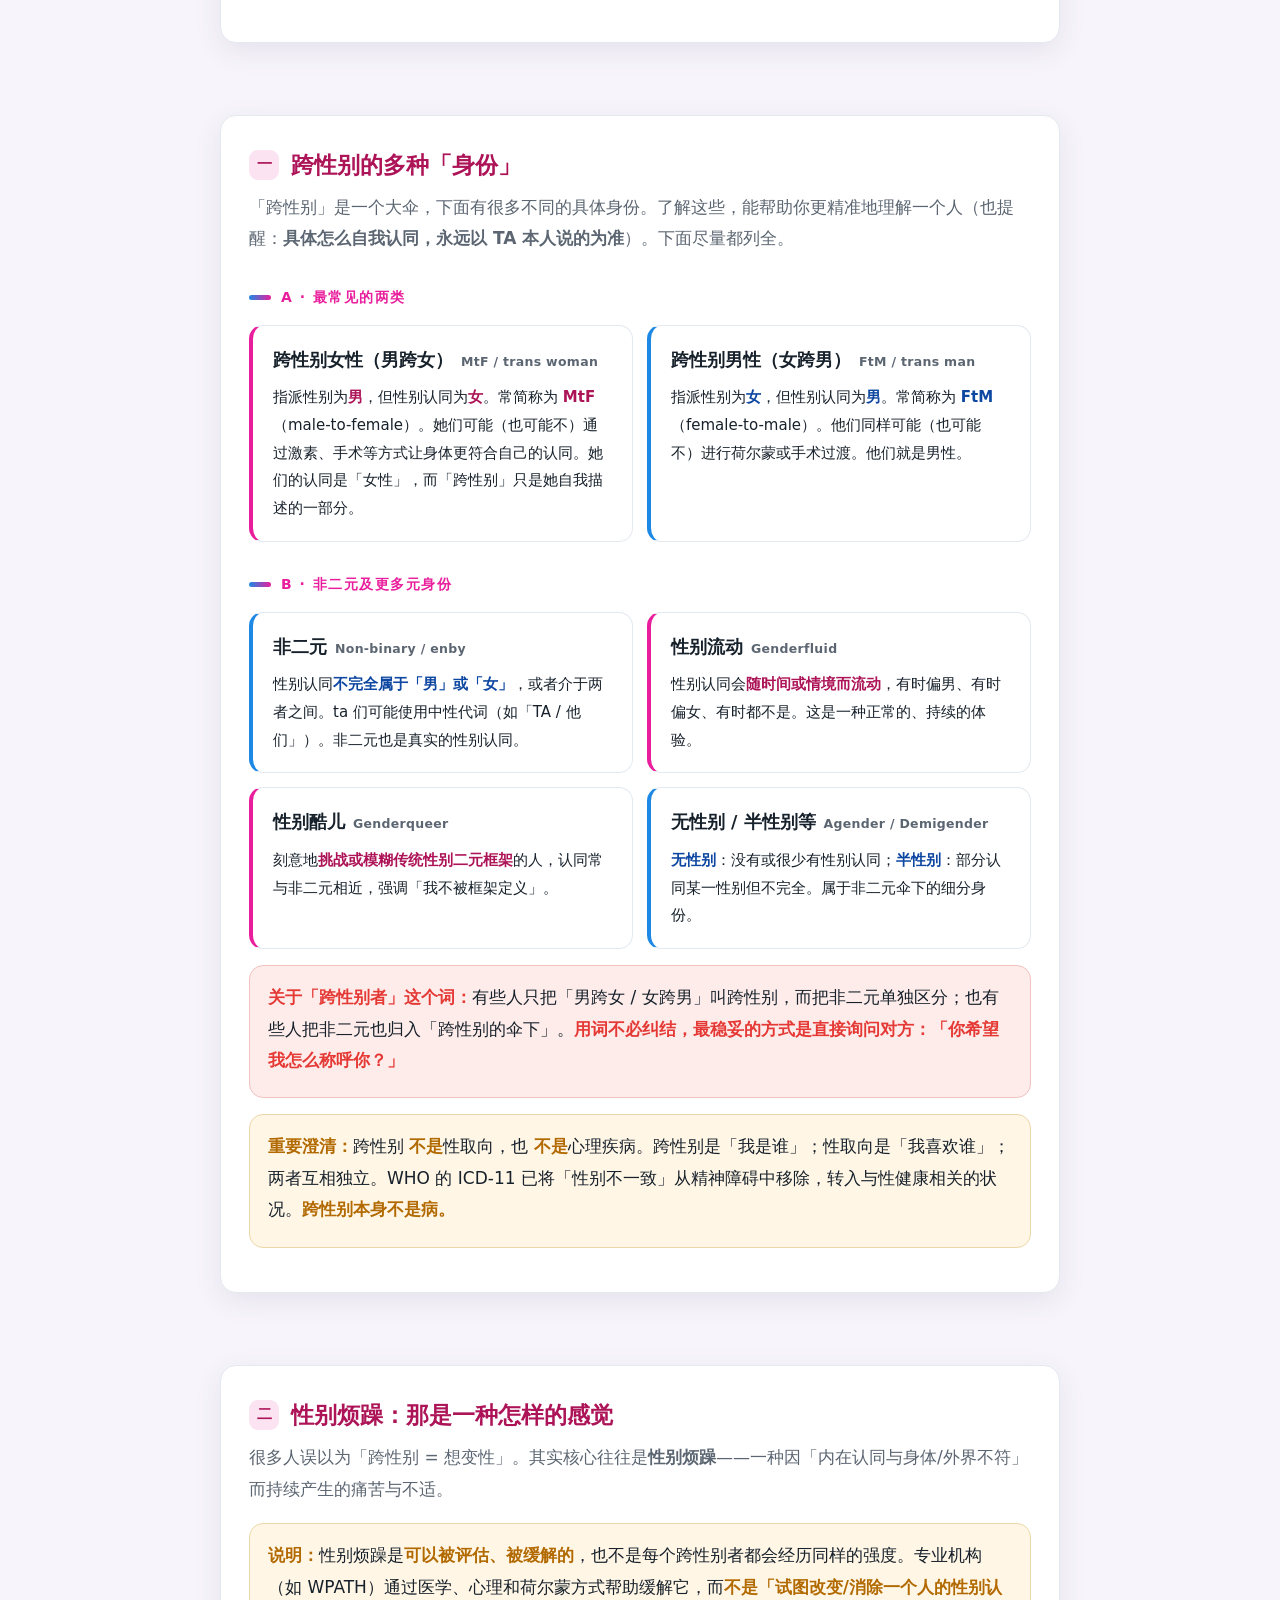
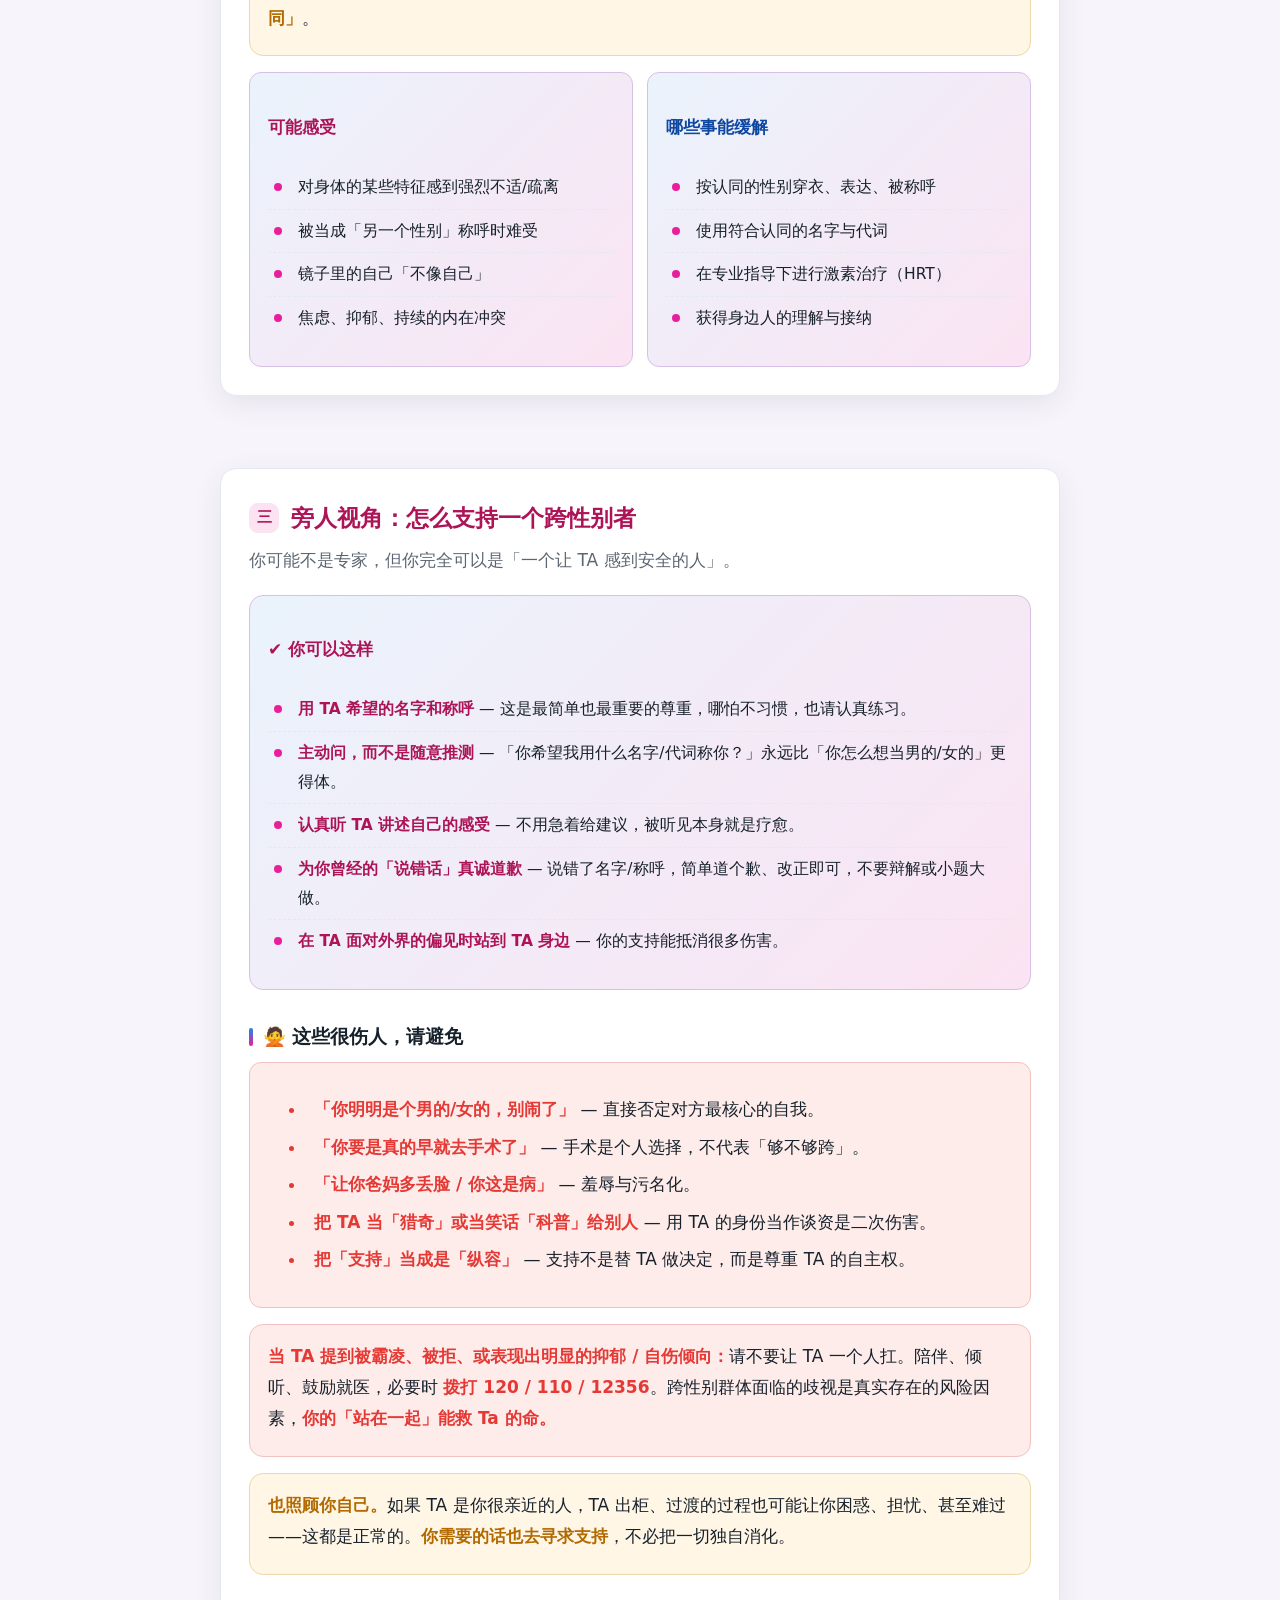
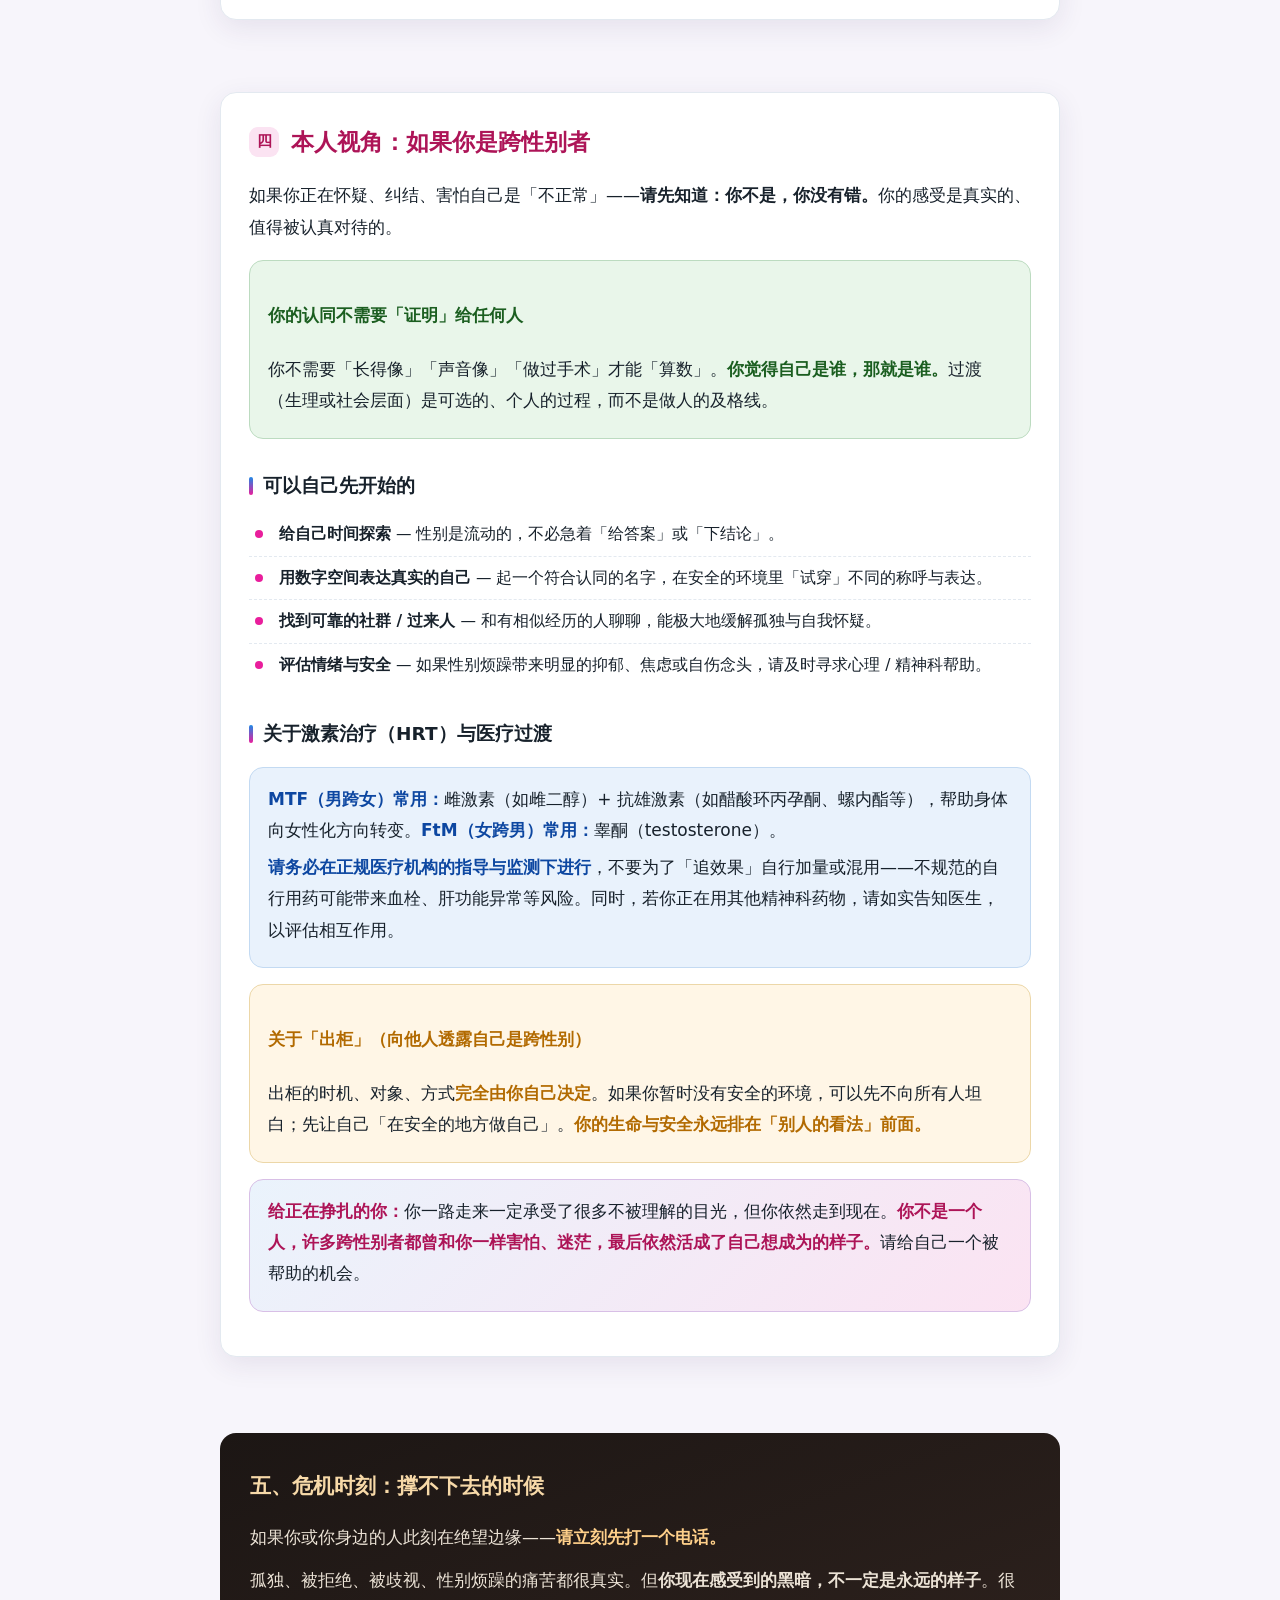
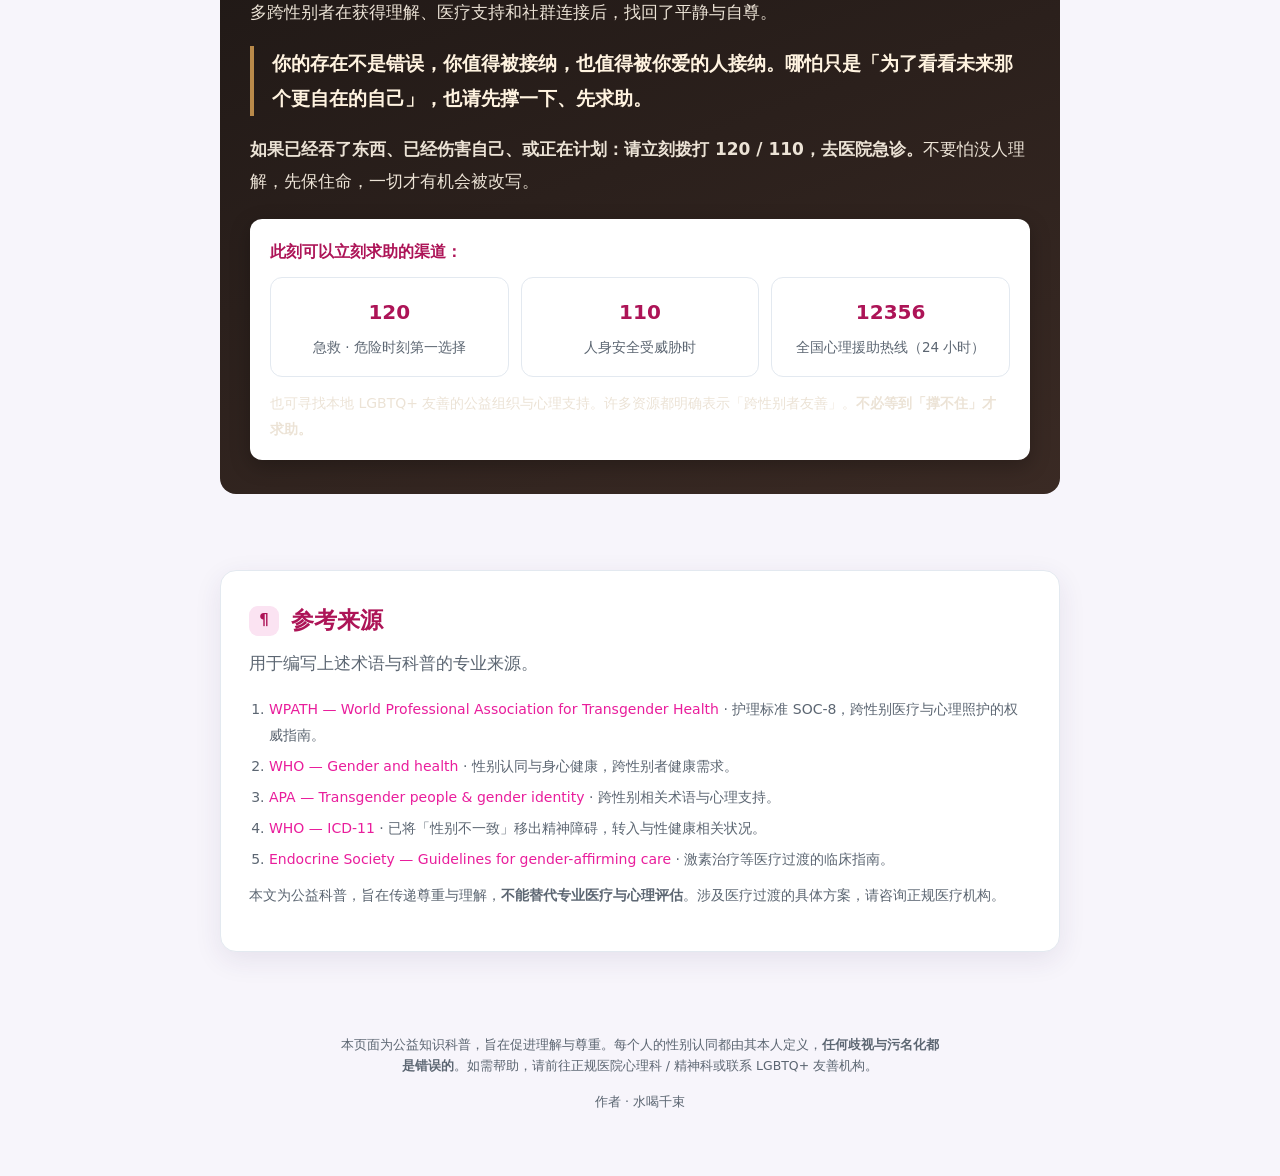
<file: wiki/MTF.html>
<!DOCTYPE html>
<html lang="zh-CN">
<head>
<meta charset="UTF-8">
<meta name="viewport" content="width=device-width, initial-scale=1, viewport-fit=cover">
<meta name="theme-color" content="#e91e9c">
<title>跨性别与 MTF：认识、自救与陪伴</title>
<style>
  :root{
    --blue:#1e88e5;
    --blue-dark:#0d47a1;
    --pink:#e91e9c;
    --pink-dark:#ad1457;
    --teal:#00796b;
    --teal-bg:#e0f2ef;
    --coral:#e53935;
    --coral-bg:#fdecea;
    --coral-line:#f2c2bf;
    --amber:#b26a00;
    --amber-bg:#fff6e6;
    --amber-line:#ecd7a8;
    --green:#1b5e20;
    --green-bg:#e9f6ea;
    --ink:#17212b;
    --muted:#5c6672;
    --line:#e3e9f0;
    --bg:#f7f5fb;
    --card:#ffffff;
    --radius:16px;
    --shadow:0 8px 28px rgba(60,30,90,.09);
    --maxw:880px;
  }
  *{box-sizing:border-box}
  html{scroll-behavior:smooth;-webkit-text-size-adjust:100%}
  body{margin:0;color:var(--ink);background:var(--bg);font-family:"PingFang SC","Microsoft YaHei","Hiragino Sans GB","Segoe UI",system-ui,-apple-system,sans-serif;line-height:1.85;font-size:17px}
  a{color:var(--pink);text-decoration:none}
  a:hover{text-decoration:underline}
  .wrap{max-width:var(--maxw);margin:0 auto;padding:0 20px}
  .topbar{position:sticky;top:0;z-index:50;background:rgba(247,245,251,.9);backdrop-filter:blur(10px);border-bottom:1px solid var(--line)}
  .topbar .wrap{display:flex;align-items:center;justify-content:space-between;height:56px}
  .brand{font-weight:800;letter-spacing:.3px;color:var(--pink-dark);display:flex;align-items:center;gap:9px}
  .brand .dot{width:11px;height:11px;border-radius:50%;background:linear-gradient(135deg,var(--blue),var(--pink));box-shadow:0 0 0 4px rgba(233,30,156,.15)}
  .topnav{display:flex;gap:6px;font-size:14px;flex-wrap:wrap}
  .topnav a{color:var(--muted);padding:6px 9px;border-radius:8px}
  .topnav a:hover{background:#fbe3f2;color:var(--pink-dark);text-decoration:none}
  .hero{background:radial-gradient(1200px 420px at 15% -10%,rgba(255,255,255,.25),transparent),linear-gradient(135deg,#0d47a1 0%,#1e88e5 40%,#e91e9c 100%);color:#fff;padding:54px 0 46px;position:relative;overflow:hidden}
  .kicker{display:inline-flex;align-items:center;gap:8px;background:rgba(255,255,255,.18);border:1px solid rgba(255,255,255,.3);padding:6px 15px;border-radius:999px;font-size:13.5px;letter-spacing:.4px;margin-bottom:18px}
  .hero h1{font-size:clamp(26px,5vw,40px);line-height:1.3;margin:0 0 14px;font-weight:900;letter-spacing:.5px}
  .hero .sub{font-size:16.5px;color:#f3eafa;max-width:660px;margin:0}
  .hero .sub b{color:#fff}
  .sos{margin:-24px auto 0;max-width:var(--maxw);position:relative;z-index:5}
  .sos .inner{background:linear-gradient(135deg,#fff0f0,#fff);border:1px solid var(--coral-line);border-left:6px solid var(--coral);border-radius:var(--radius);box-shadow:var(--shadow);padding:24px 26px}
  .sos .inner b{color:var(--coral)}
  .sos .inner p{margin:8px 0;font-size:18px}
  .sos .inner p:first-child{margin-top:0}
  .toc{background:var(--card);border:1px solid var(--line);border-radius:var(--radius);box-shadow:var(--shadow);padding:24px 26px;margin:34px 0}
  .toc h2{margin:0 0 12px;font-size:15px;letter-spacing:1.5px;color:var(--muted);text-transform:uppercase}
  .toc ol{margin:0;padding-left:20px;columns:1;column-gap:30px}
  .toc a{color:var(--ink);display:block;padding:6px 0;border-bottom:1px dashed var(--line)}
  .toc li{break-inside:avoid}
  @media(min-width:640px){.toc ol{columns:2}}
  section{padding:8px 0 20px}
  .card{background:var(--card);border:1px solid var(--line);border-radius:var(--radius);box-shadow:var(--shadow);padding:28px;margin:22px 0}
  h2.sec-title{font-size:23px;font-weight:900;color:var(--pink-dark);margin:0 0 6px;display:flex;align-items:center;gap:12px}
  h2.sec-title .no{flex:none;width:30px;height:30px;border-radius:9px;background:#fbe3f2;color:var(--pink-dark);display:inline-flex;align-items:center;justify-content:center;font-size:15px;font-weight:800}
  .sec-lead{color:var(--muted);margin:0 0 18px}
  h3.sub{font-size:18.5px;font-weight:800;color:var(--ink);margin:30px 0 8px;display:flex;align-items:center;gap:10px}
  h3.sub::before{content:"";width:4px;height:18px;border-radius:3px;background:linear-gradient(180deg,var(--blue),var(--pink))}
  .box{border-radius:14px;padding:16px 18px;margin:16px 0;border:1px solid}
  .box p{margin:5px 0}
  .box p:first-child{margin-top:0}
  .box.warn{background:var(--coral-bg);border-color:var(--coral-line)}
  .box.warn h4,.box.warn b{color:var(--coral)}
  .box.note{background:var(--amber-bg);border-color:var(--amber-line)}
  .box.note h4,.box.note b{color:var(--amber)}
  .box.info{background:#e9f2fc;border-color:#c3daf2}
  .box.info h4,.box.info b{color:var(--blue-dark)}
  .box.good{background:var(--green-bg);border-color:#bcdbc0}
  .box.good h4,.box.good b{color:var(--green)}
  .box.flag{background:linear-gradient(135deg,#eaf3fc,#fbe3f2);border-color:#d8bfe6}
  .box.flag h4,.box.flag b{color:var(--pink-dark)}
  .flex2{display:grid;grid-template-columns:1fr;gap:14px}
  @media(min-width:640px){.flex2{grid-template-columns:1fr 1fr}}
  .mini{background:var(--card);border:1px solid var(--line);border-radius:12px;padding:16px 18px}
  .mini.bg{background:linear-gradient(135deg,#eaf3fc,#fbe3f2);border-color:#d8bfe6}
  ul.clean{list-style:none;padding-left:0;margin:10px 0}
  ul.clean li{padding:7px 0 7px 30px;position:relative;border-bottom:1px dashed var(--line)}
  ul.clean li::before{content:"";position:absolute;left:6px;top:17px;width:8px;height:8px;border-radius:50%;background:var(--pink)}
  ul.clean li:last-child{border-bottom:none}
  ul.small li{font-size:15.5px}
  .group-label{font-size:14px;font-weight:800;letter-spacing:1.5px;color:var(--pink);text-transform:uppercase;margin:30px 0 14px;display:flex;align-items:center;gap:10px}
  .group-label::before{content:"";flex:none;width:22px;height:5px;border-radius:3px;background:linear-gradient(90deg,var(--blue),var(--pink))}
  .type-grid{display:grid;grid-template-columns:1fr;gap:14px}
  @media(min-width:680px){.type-grid{grid-template-columns:1fr 1fr}}
  .type{background:var(--card);border:1px solid var(--line);border-left:4px solid var(--pink);border-radius:14px;padding:18px 20px;display:flex;flex-direction:column}
  .type.blue{border-left-color:var(--blue)}
  .type .t{font-weight:900;font-size:17.5px;color:var(--ink);display:flex;flex-wrap:wrap;align-items:baseline;gap:8px}
  .type .t .en{font-size:12.5px;color:var(--muted);font-weight:600;letter-spacing:.3px}
  .type .badge{flex:none;font-size:11.5px;font-weight:800;color:#fff;background:var(--pink);padding:2px 8px;border-radius:6px;letter-spacing:.5px}
  .type.blue .badge{background:var(--blue)}
  .type .d{font-size:15px;color:var(--ink);margin-top:8px}
  .type .d b{color:var(--pink-dark)}
  .type.blue .d b{color:var(--blue-dark)}
  .step{border-left:3px solid var(--line);padding:2px 0 2px 18px;margin:14px 0}
  .step h4{margin:0 0 4px;font-size:17px;font-weight:800}
  .dont{background:var(--coral-bg);border:1px solid var(--coral-line);border-radius:12px;padding:14px 16px}
  .dont li{margin:6px 0;position:relative;padding-left:8px}
  .dont li::marker{color:var(--coral)}
  .dont b{color:var(--coral)}
  .crisis{background:linear-gradient(160deg,#1c1614,#3a2a24);color:#f3ede4;border-radius:var(--radius);padding:34px 30px;margin:26px 0}
  .crisis h2{color:#f7d9a8;font-size:21px;font-weight:900;margin:0 0 16px}
  .crisis p{color:#ece3d6;margin:12px 0}
  .crisis .hl{color:#ffd08a;font-weight:800}
  .crisis .quote{border-left:4px solid #b98a4a;padding-left:18px;margin:18px 0;font-size:19px;font-weight:700;color:#fff3e0}
  .hotline{background:#fff;color:var(--ink);border-radius:12px;padding:18px 20px;margin-top:22px;box-shadow:0 6px 20px rgba(0,0,0,.25)}
  .hotline h4{margin:0 0 10px;font-size:16px;color:var(--pink-dark)}
  .hotline .num{font-size:22px;font-weight:900;color:var(--coral)}
  .helpline{display:grid;grid-template-columns:1fr;gap:12px}
  @media(min-width:640px){.helpline{grid-template-columns:repeat(3,1fr)}}
  .hp{background:var(--card);border:1px solid var(--line);border-radius:12px;padding:16px 18px;text-align:center}
  .hp .n{font-size:20px;font-weight:900;color:var(--pink-dark)}
  .hp .l{font-size:13.5px;color:var(--muted);margin-top:4px}
  .refs{font-size:14px;color:var(--muted)}
  .refs ol{padding-left:20px;margin:6px 0}
  .refs li{margin:5px 0}
  .refs a{word-break:break-all}
  .sep{height:1px;background:var(--line);margin:14px 0}
  .table{width:100%;border-collapse:collapse;font-size:15px;margin:16px 0}
  .table th,.table td{border:1px solid var(--line);padding:11px 13px;text-align:left;vertical-align:top}
  .table th{background:linear-gradient(135deg,#eaf3fc,#fbe3f2);color:var(--pink-dark);font-weight:800}
  .table td b{color:var(--pink-dark)}
  footer{color:var(--muted);text-align:center;font-size:12.5px;padding:40px 20px 50px}
  footer a{color:var(--muted)}
  footer .dis{max-width:600px;margin:0 auto;line-height:1.7}
  @media print{.topbar{display:none}body{background:#fff;font-size:13px}.card,.toc{box-shadow:none;border-color:#ccc}a{color:#000}}
</style>
</head>
<body>

  <header class="topbar">
    <div class="wrap">
      <div class="brand"><span class="dot"></span>跨性别与 MTF</div>
      <nav class="topnav">
        <a href="#know">概念</a>
        <a href="#types">身份</a>
        <a href="#dys">烦躁</a>
        <a href="#others">旁人版</a>
        <a href="#self">本人版</a>
        <a href="#crisis">求助</a>
      </nav>
    </div>
  </header>

  <section class="hero">
    <div class="wrap">
      <div class="kicker">🏳️‍⚧️ 认识 · 尊重 · 支持 · 成为自己</div>
      <h1>跨性别与 MTF：<br>认识、支持与自我探索</h1>
      <p class="sub">写给<b>正在探索自己性别的你</b>，也写给<b>想支持跨性别朋友 / 家人的你</b>。性别认同是每个人内在真实的一部分，<b>跨性别不是病，不该被歧视，值得被尊重与被看见。</b></p>
    </div>
  </section>

  <div class="sos">
    <div class="inner">
      <p>⚠️ <b>如果你或身边人正处在「想伤害自己」的危险边缘：</b></p>
      <p>请<b>立刻拨打 120 / 110</b>，或拨打 <b>全国心理援助热线 12356</b>（24 小时）。</p>
      <p>跨性别群体因歧视、不被接受、性别烦躁，抑郁与自伤风险明显偏高。<b>你值得被帮助，也值得活下去。</b></p>
    </div>
  </div>

  <main class="wrap">

    <nav class="toc">
      <h2>本页目录</h2>
      <ol>
        <li><a href="#know">先搞懂：性别认同 / 表达 / 指派性别是什么</a></li>
        <li><a href="#types">跨性别的多种「身份」（含 MTF / FTM 等）</a></li>
        <li><a href="#dys">性别烦躁：那是一种怎样的感觉</a></li>
        <li><a href="#others">旁人视角：怎么支持一个跨性别者</a></li>
        <li><a href="#self">本人视角：如果你是跨性别者</a></li>
        <li><a href="#crisis">危机时刻：撑不下去的时候</a></li>
        <li><a href="#refs">参考来源</a></li>
      </ol>
    </nav>

    <!-- 概念 -->
    <section id="know">
      <div class="card">
        <h2 class="sec-title"><span class="no">0</span>先搞懂几个基本词</h2>
        <p class="sec-lead">这些词是理解跨性别的「地基」，先分清楚，才不会误会。</p>
        <table class="table">
          <tr><th style="width:34%">名词</th><th>含义</th></tr>
          <tr><td><b>指派性别</b><br><span style="color:var(--muted);font-size:13px">sex assigned at birth</span></td><td>出生时根据身体特征（生殖器、染色体）被「登记」的性别：男 / 女。</td></tr>
          <tr><td><b>性别认同</b><br><span style="color:var(--muted);font-size:13px">gender identity</span></td><td>一个人<b>内心</b>觉得自己是男、是女、还是其他性别。这是主观的、真实存在的，无法被「纠正」。</td></tr>
          <tr><td><b>性别表达</b><br><span style="color:var(--muted);font-size:13px">gender expression</span></td><td>通过衣着、发型、神态、称呼等<b>向外呈现</b>的性别气质。表达可以自由，不一定等于认同。</td></tr>
          <tr><td><b>顺性别</b><br><span style="color:var(--muted);font-size:13px">cisgender</span></td><td>性别认同与出生指派性别<b>一致</b>的人（大多数人是顺性别，这很常见）。</td></tr>
          <tr><td><b>跨性别</b><br><span style="color:var(--muted);font-size:13px">transgender</span></td><td>性别认同与出生指派性别<b>不一致</b>的人，是一个宽泛的大伞词，涵盖下面的很多身份。</td></tr>
        </table>
        <div class="box flag">
          <p><b>一句话核心：</b>性别是「由内而外」、每个人自己最清楚的；别人不能替 TA 决定「你到底是男是女」。<b>尊重 TA 的自我认同，就是最好的支持。</b></p>
        </div>
      </div>
    </section>

    <!-- 身份类型 -->
    <section id="types">
      <div class="card">
        <h2 class="sec-title"><span class="no">一</span>跨性别的多种「身份」</h2>
        <p class="sec-lead">「跨性别」是一个大伞，下面有很多不同的具体身份。了解这些，能帮助你更精准地理解一个人（也提醒：<b>具体怎么自我认同，永远以 TA 本人说的为准</b>）。下面尽量都列全。</p>

        <div class="group-label">A · 最常见的两类</div>
        <div class="type-grid">

          <div class="type">
            <div class="t">跨性别女性（男跨女） <span class="en">MtF / trans woman</span></div>
            <div class="d">指派性别为<b>男</b>，但性别认同为<b>女</b>。常简称为 <b>MtF</b>（male-to-female）。她们可能（也可能不）通过激素、手术等方式让身体更符合自己的认同。她们的认同是「女性」，而「跨性别」只是她自我描述的一部分。</div>
          </div>

          <div class="type blue">
            <div class="t">跨性别男性（女跨男） <span class="en">FtM / trans man</span></div>
            <div class="d">指派性别为<b>女</b>，但性别认同为<b>男</b>。常简称为 <b>FtM</b>（female-to-male）。他们同样可能（也可能不）进行荷尔蒙或手术过渡。他们就是男性。</div>
          </div>

        </div>

        <div class="group-label">B · 非二元及更多元身份</div>
        <div class="type-grid">

          <div class="type blue">
            <div class="t">非二元 <span class="en">Non-binary / enby</span></div>
            <div class="d">性别认同<b>不完全属于「男」或「女」</b>，或者介于两者之间。ta 们可能使用中性代词（如「TA / 他们」）。非二元也是真实的性别认同。</div>
          </div>

          <div class="type">
            <div class="t">性别流动 <span class="en">Genderfluid</span></div>
            <div class="d">性别认同会<b>随时间或情境而流动</b>，有时偏男、有时偏女、有时都不是。这是一种正常的、持续的体验。</div>
          </div>

          <div class="type">
            <div class="t">性别酷儿 <span class="en">Genderqueer</span></div>
            <div class="d">刻意地<b>挑战或模糊传统性别二元框架</b>的人，认同常与非二元相近，强调「我不被框架定义」。</div>
          </div>

          <div class="type blue">
            <div class="t">无性别 / 半性别等 <span class="en">Agender / Demigender</span></div>
            <div class="d"><b>无性别</b>：没有或很少有性别认同；<b>半性别</b>：部分认同某一性别但不完全。属于非二元伞下的细分身份。</div>
          </div>

        </div>

        <div class="box warn">
          <p><b>关于「跨性别者」这个词：</b>有些人只把「男跨女 / 女跨男」叫跨性别，而把非二元单独区分；也有些人把非二元也归入「跨性别的伞下」。<b>用词不必纠结，最稳妥的方式是直接询问对方：「你希望我怎么称呼你？」</b></p>
        </div>

        <div class="box note">
          <p><b>重要澄清：</b>跨性别 <b>不是</b>性取向，也 <b>不是</b>心理疾病。跨性别是「我是谁」；性取向是「我喜欢谁」；两者互相独立。WHO 的 ICD-11 已将「性别不一致」从精神障碍中移除，转入与性健康相关的状况。<b>跨性别本身不是病。</b></p>
        </div>
      </div>
    </section>

    <!-- 性别烦躁 -->
    <section id="dys">
      <div class="card">
        <h2 class="sec-title"><span class="no">二</span>性别烦躁：那是一种怎样的感觉</h2>
        <p class="sec-lead">很多人误以为「跨性别 = 想变性」。其实核心往往是<b>性别烦躁</b>——一种因「内在认同与身体/外界不符」而持续产生的痛苦与不适。</p>
        <div class="box note">
          <p><b>说明：</b>性别烦躁是<b>可以被评估、被缓解的</b>，也不是每个跨性别者都会经历同样的强度。专业机构（如 WPATH）通过医学、心理和荷尔蒙方式帮助缓解它，而<b>不是「试图改变/消除一个人的性别认同」</b>。</p>
        </div>
        <div class="flex2">
          <div class="mini bg">
            <h4 style="color:var(--pink-dark)">可能感受</h4>
            <ul class="clean small">
              <li>对身体的某些特征感到强烈不适/疏离</li>
              <li>被当成「另一个性别」称呼时难受</li>
              <li>镜子里的自己「不像自己」</li>
              <li>焦虑、抑郁、持续的内在冲突</li>
            </ul>
          </div>
          <div class="mini bg">
            <h4 style="color:var(--blue-dark)">哪些事能缓解</h4>
            <ul class="clean small">
              <li>按认同的性别穿衣、表达、被称呼</li>
              <li>使用符合认同的名字与代词</li>
              <li>在专业指导下进行激素治疗（HRT）</li>
              <li>获得身边人的理解与接纳</li>
            </ul>
          </div>
        </div>
      </div>
    </section>

    <!-- 旁人视角 -->
    <section id="others">
      <div class="card">
        <h2 class="sec-title"><span class="no">三</span>旁人视角：怎么支持一个跨性别者</h2>
        <p class="sec-lead">你可能不是专家，但你完全可以是「一个让 TA 感到安全的人」。</p>

        <div class="box flag">
          <h4>✔ 你可以这样</h4>
          <ul class="clean small">
            <li><b>用 TA 希望的名字和称呼</b> — 这是最简单也最重要的尊重，哪怕不习惯，也请认真练习。</li>
            <li><b>主动问，而不是随意推测</b> — 「你希望我用什么名字/代词称你？」永远比「你怎么想当男的/女的」更得体。</li>
            <li><b>认真听 TA 讲述自己的感受</b> — 不用急着给建议，被听见本身就是疗愈。</li>
            <li><b>为你曾经的「说错话」真诚道歉</b> — 说错了名字/称呼，简单道个歉、改正即可，不要辩解或小题大做。</li>
            <li><b>在 TA 面对外界的偏见时站到 TA 身边</b> — 你的支持能抵消很多伤害。</li>
          </ul>
        </div>

        <h3 class="sub">🙅 这些很伤人，请避免</h3>
        <div class="dont">
          <ul>
            <li><b>「你明明是个男的/女的，别闹了」</b> — 直接否定对方最核心的自我。</li>
            <li><b>「你要是真的早就去手术了」</b> — 手术是个人选择，不代表「够不够跨」。</li>
            <li><b>「让你爸妈多丢脸 / 你这是病」</b> — 羞辱与污名化。</li>
            <li><b>把 TA 当「猎奇」或当笑话「科普」给别人</b> — 用 TA 的身份当作谈资是二次伤害。</li>
            <li><b>把「支持」当成是「纵容」</b> — 支持不是替 TA 做决定，而是尊重 TA 的自主权。</li>
          </ul>
        </div>

        <div class="box warn">
          <p><b>当 TA 提到被霸凌、被拒、或表现出明显的抑郁 / 自伤倾向：</b>请不要让 TA 一个人扛。陪伴、倾听、鼓励就医，必要时 <b>拨打 120 / 110 / 12356</b>。跨性别群体面临的歧视是真实存在的风险因素，<b>你的「站在一起」能救 Ta 的命。</b></p>
        </div>

        <div class="box note">
          <p><b>也照顾你自己。</b>如果 TA 是你很亲近的人，TA 出柜、过渡的过程也可能让你困惑、担忧、甚至难过——这都是正常的。<b>你需要的话也去寻求支持</b>，不必把一切独自消化。</p>
        </div>
      </div>
    </section>

    <!-- 本人视角 -->
    <section id="self">
      <div class="card">
        <h2 class="sec-title"><span class="no">四</span>本人视角：如果你是跨性别者</h2>
        <p>如果你正在怀疑、纠结、害怕自己是「不正常」——<b>请先知道：你不是，你没有错。</b>你的感受是真实的、值得被认真对待的。</p>

        <div class="box good">
          <h4>你的认同不需要「证明」给任何人</h4>
          <p>你不需要「长得像」「声音像」「做过手术」才能「算数」。<b>你觉得自己是谁，那就是谁。</b>过渡（生理或社会层面）是可选的、个人的过程，而不是做人的及格线。</p>
        </div>

        <h3 class="sub">可以自己先开始的</h3>
        <ul class="clean small">
          <li><b>给自己时间探索</b> — 性别是流动的，不必急着「给答案」或「下结论」。</li>
          <li><b>用数字空间表达真实的自己</b> — 起一个符合认同的名字，在安全的环境里「试穿」不同的称呼与表达。</li>
          <li><b>找到可靠的社群 / 过来人</b> — 和有相似经历的人聊聊，能极大地缓解孤独与自我怀疑。</li>
          <li><b>评估情绪与安全</b> — 如果性别烦躁带来明显的抑郁、焦虑或自伤念头，请及时寻求心理 / 精神科帮助。</li>
        </ul>

        <h3 class="sub">关于激素治疗（HRT）与医疗过渡</h3>
        <div class="box info">
          <p><b>MTF（男跨女）常用：</b>雌激素（如雌二醇）+ 抗雄激素（如醋酸环丙孕酮、螺内酯等），帮助身体向女性化方向转变。<b>FtM（女跨男）常用：</b>睾酮（testosterone）。</p>
          <p><b>请务必在正规医疗机构的指导与监测下进行</b>，不要为了「追效果」自行加量或混用——不规范的自行用药可能带来血栓、肝功能异常等风险。同时，若你正在用其他精神科药物，请如实告知医生，以评估相互作用。</p>
        </div>

        <div class="box note">
          <h4>关于「出柜」（向他人透露自己是跨性别）</h4>
          <p>出柜的时机、对象、方式<b>完全由你自己决定</b>。如果你暂时没有安全的环境，可以先不向所有人坦白；先让自己「在安全的地方做自己」。<b>你的生命与安全永远排在「别人的看法」前面。</b></p>
        </div>

        <div class="box flag">
          <p><b>给正在挣扎的你：</b>你一路走来一定承受了很多不被理解的目光，但你依然走到现在。<b>你不是一个人，许多跨性别者都曾和你一样害怕、迷茫，最后依然活成了自己想成为的样子。</b>请给自己一个被帮助的机会。</p>
        </div>
      </div>
    </section>

    <!-- 危机 -->
    <section id="crisis">
      <div class="crisis">
        <h2>五、危机时刻：撑不下去的时候</h2>
        <p>如果你或你身边的人此刻在绝望边缘——<span class="hl">请立刻先打一个电话。</span></p>
        <p>孤独、被拒绝、被歧视、性别烦躁的痛苦都很真实。但<b>你现在感受到的黑暗，不一定是永远的样子</b>。很多跨性别者在获得理解、医疗支持和社群连接后，找回了平静与自尊。</p>
        <div class="quote">你的存在不是错误，你值得被接纳，也值得被你爱的人接纳。哪怕只是「为了看看未来那个更自在的自己」，也请先撑一下、先求助。</div>
        <p><b>如果已经吞了东西、已经伤害自己、或正在计划：请立刻拨打 120 / 110，去医院急诊。</b>不要怕没人理解，先保住命，一切才有机会被改写。</p>
        <div class="hotline">
          <h4>此刻可以立刻求助的渠道：</h4>
          <div class="helpline" style="margin-top:8px">
            <div class="hp"><div class="n">120</div><div class="l">急救 · 危险时刻第一选择</div></div>
            <div class="hp"><div class="n">110</div><div class="l">人身安全受威胁时</div></div>
            <div class="hp"><div class="n">12356</div><div class="l">全国心理援助热线（24 小时）</div></div>
          </div>
          <p style="margin-bottom:0;margin-top:14px;font-size:14px">也可寻找本地 LGBTQ+ 友善的公益组织与心理支持。许多资源都明确表示「跨性别者友善」。<b>不必等到「撑不住」才求助。</b></p>
        </div>
      </div>
    </section>

    <!-- 参考文献 -->
    <section id="refs">
      <div class="card">
        <h2 class="sec-title"><span class="no">¶</span>参考来源</h2>
        <p class="sec-lead">用于编写上述术语与科普的专业来源。</p>
        <div class="refs">
          <ol>
            <li><a href="https://www.wpath.org/">WPATH — World Professional Association for Transgender Health</a> · 护理标准 SOC-8，跨性别医疗与心理照护的权威指南。</li>
            <li><a href="https://www.who.int/news-room/fact-sheets/detail/gender">WHO — Gender and health</a> · 性别认同与身心健康，跨性别者健康需求。</li>
            <li><a href="https://www.apa.org/topics/lgbtq/transgender">APA — Transgender people &amp; gender identity</a> · 跨性别相关术语与心理支持。</li>
            <li><a href="https://icd.who.int/">WHO — ICD-11</a> · 已将「性别不一致」移出精神障碍，转入与性健康相关状况。</li>
            <li><a href="https://www.endocrine.org/clinical-practice-guidelines/gender-dysphoria-gender-incongruence">Endocrine Society — Guidelines for gender-affirming care</a> · 激素治疗等医疗过渡的临床指南。</li>
          </ol>
          <p style="margin-top:10px">本文为公益科普，旨在传递尊重与理解，<b>不能替代专业医疗与心理评估</b>。涉及医疗过渡的具体方案，请咨询正规医疗机构。</p>
        </div>
      </div>
    </section>

    <footer>
      <p class="dis">本页面为公益知识科普，旨在促进理解与尊重。每个人的性别认同都由其本人定义，<b>任何歧视与污名化都是错误的</b>。如需帮助，请前往正规医院心理科 / 精神科或联系 LGBTQ+ 友善机构。</p>
      <p style="margin-top:14px">作者 · <a href="#">水喝千束</a></p>
    </footer>

  </main>
</body>
</html>
</file>
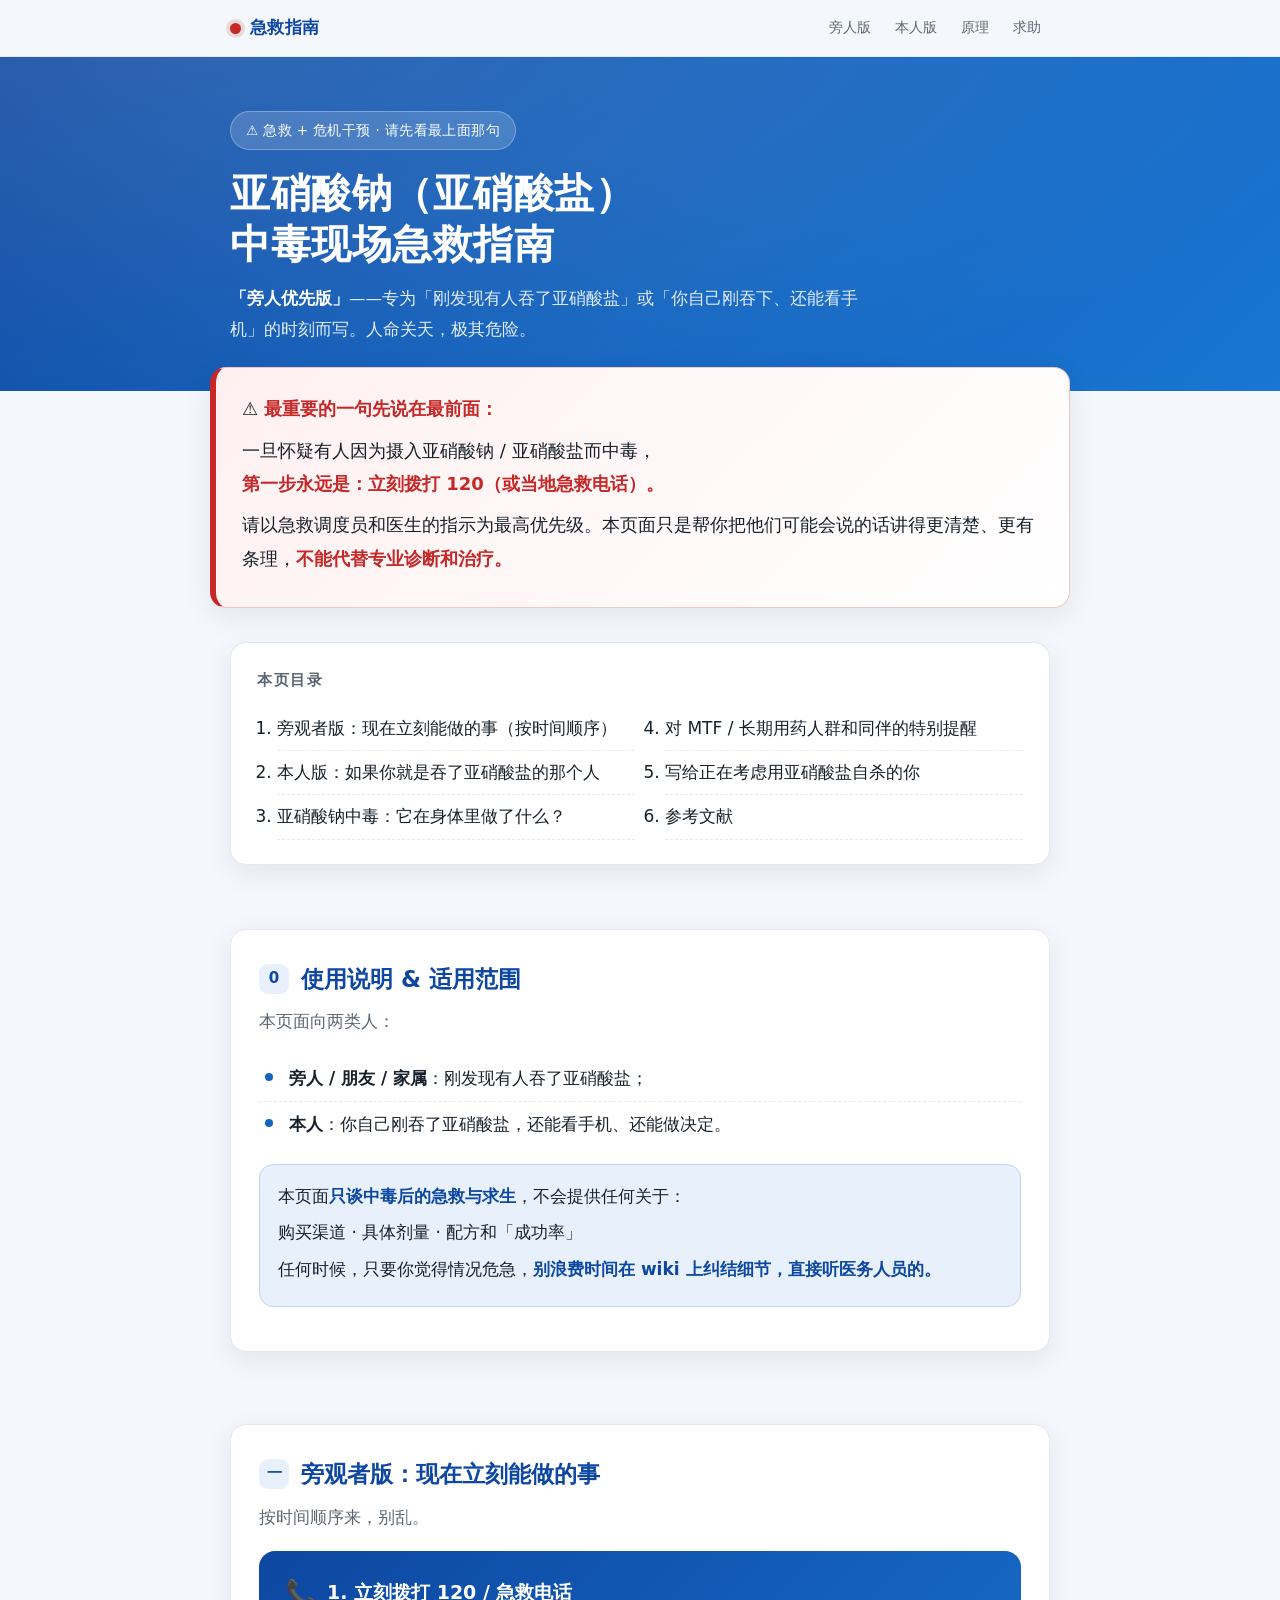
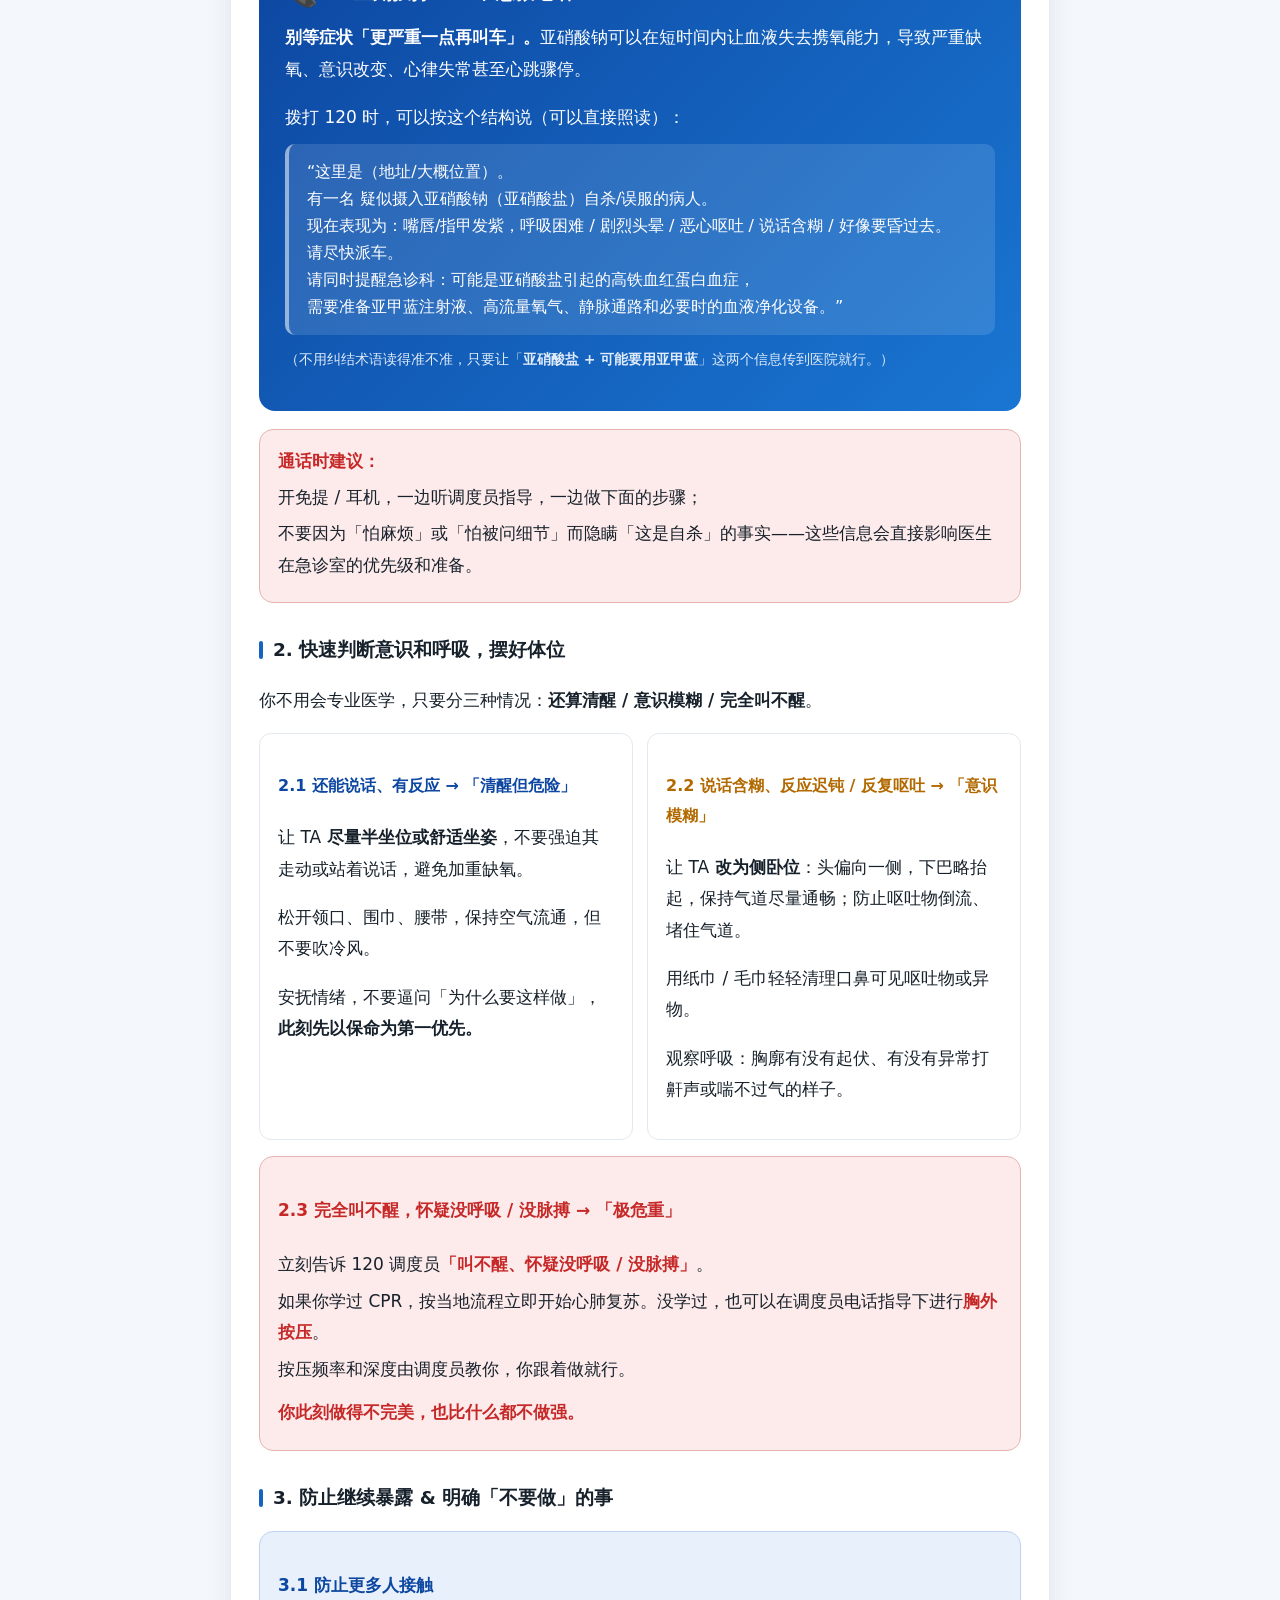
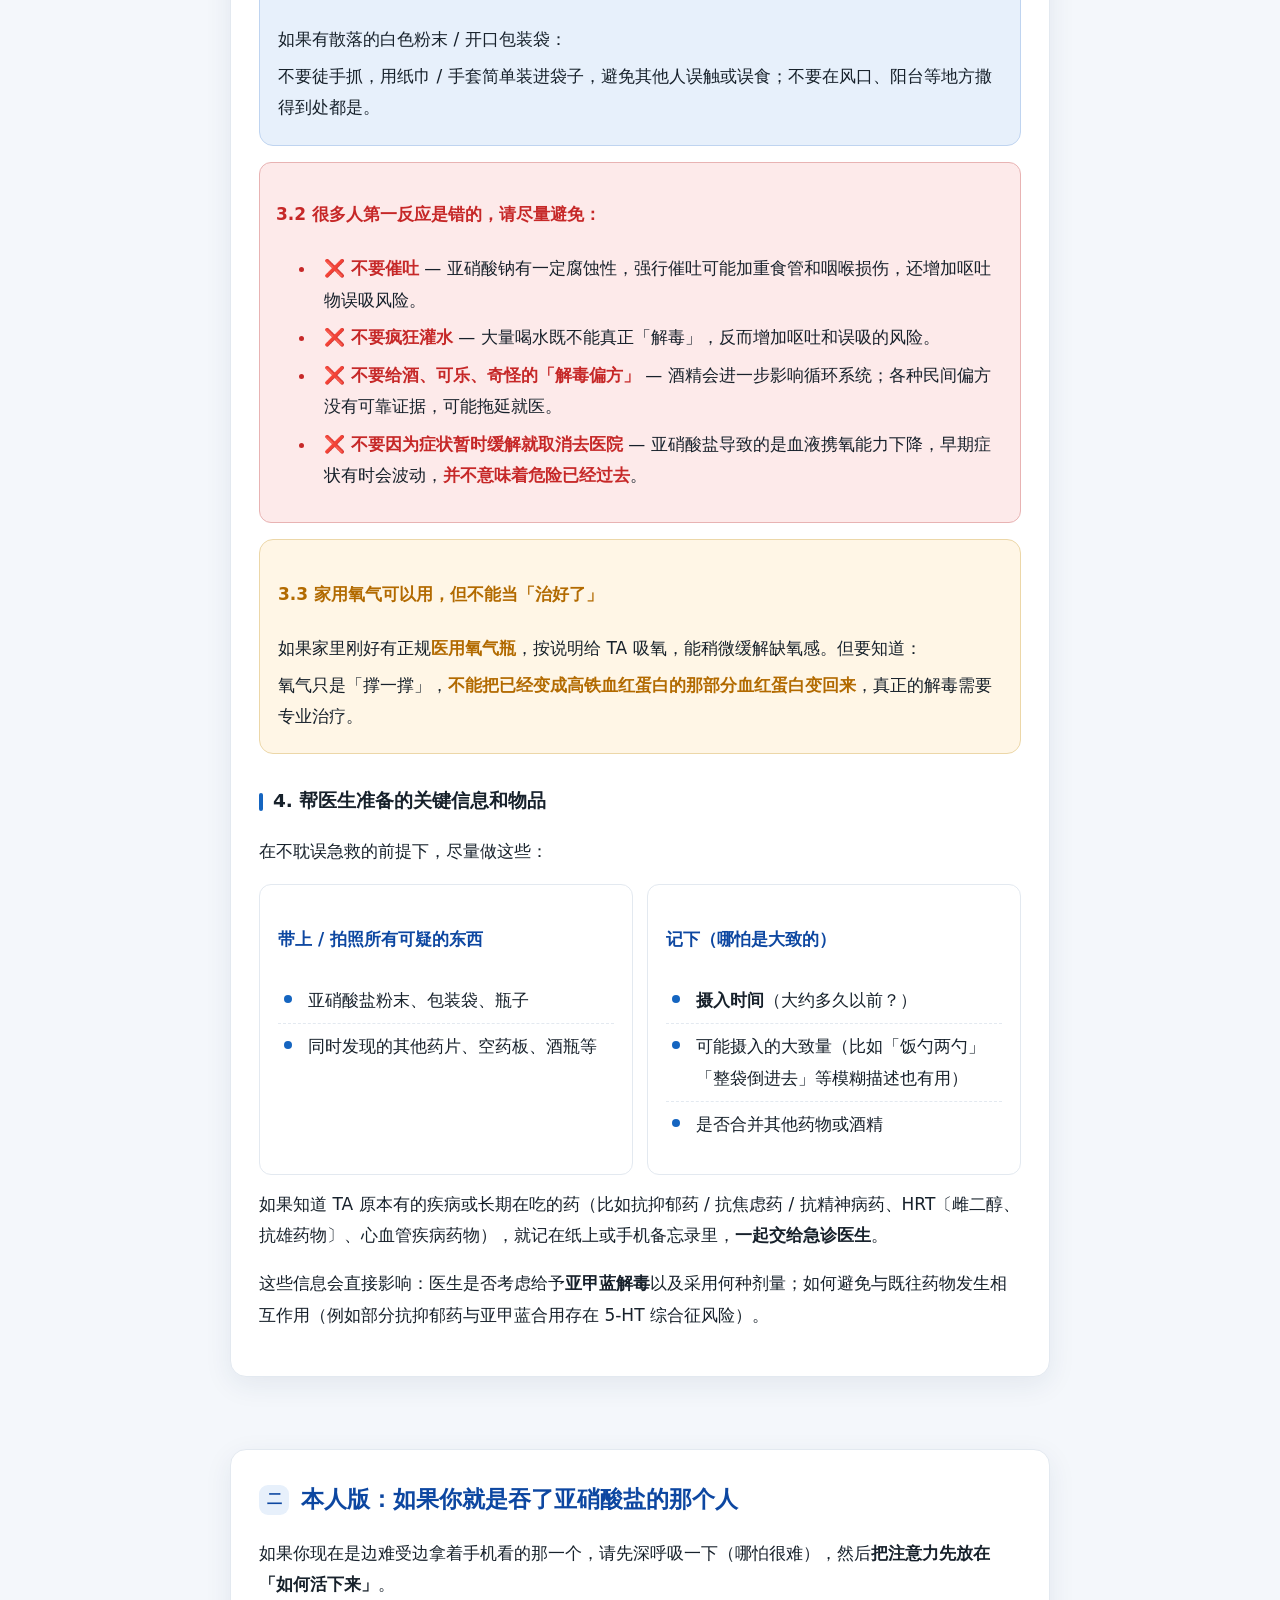
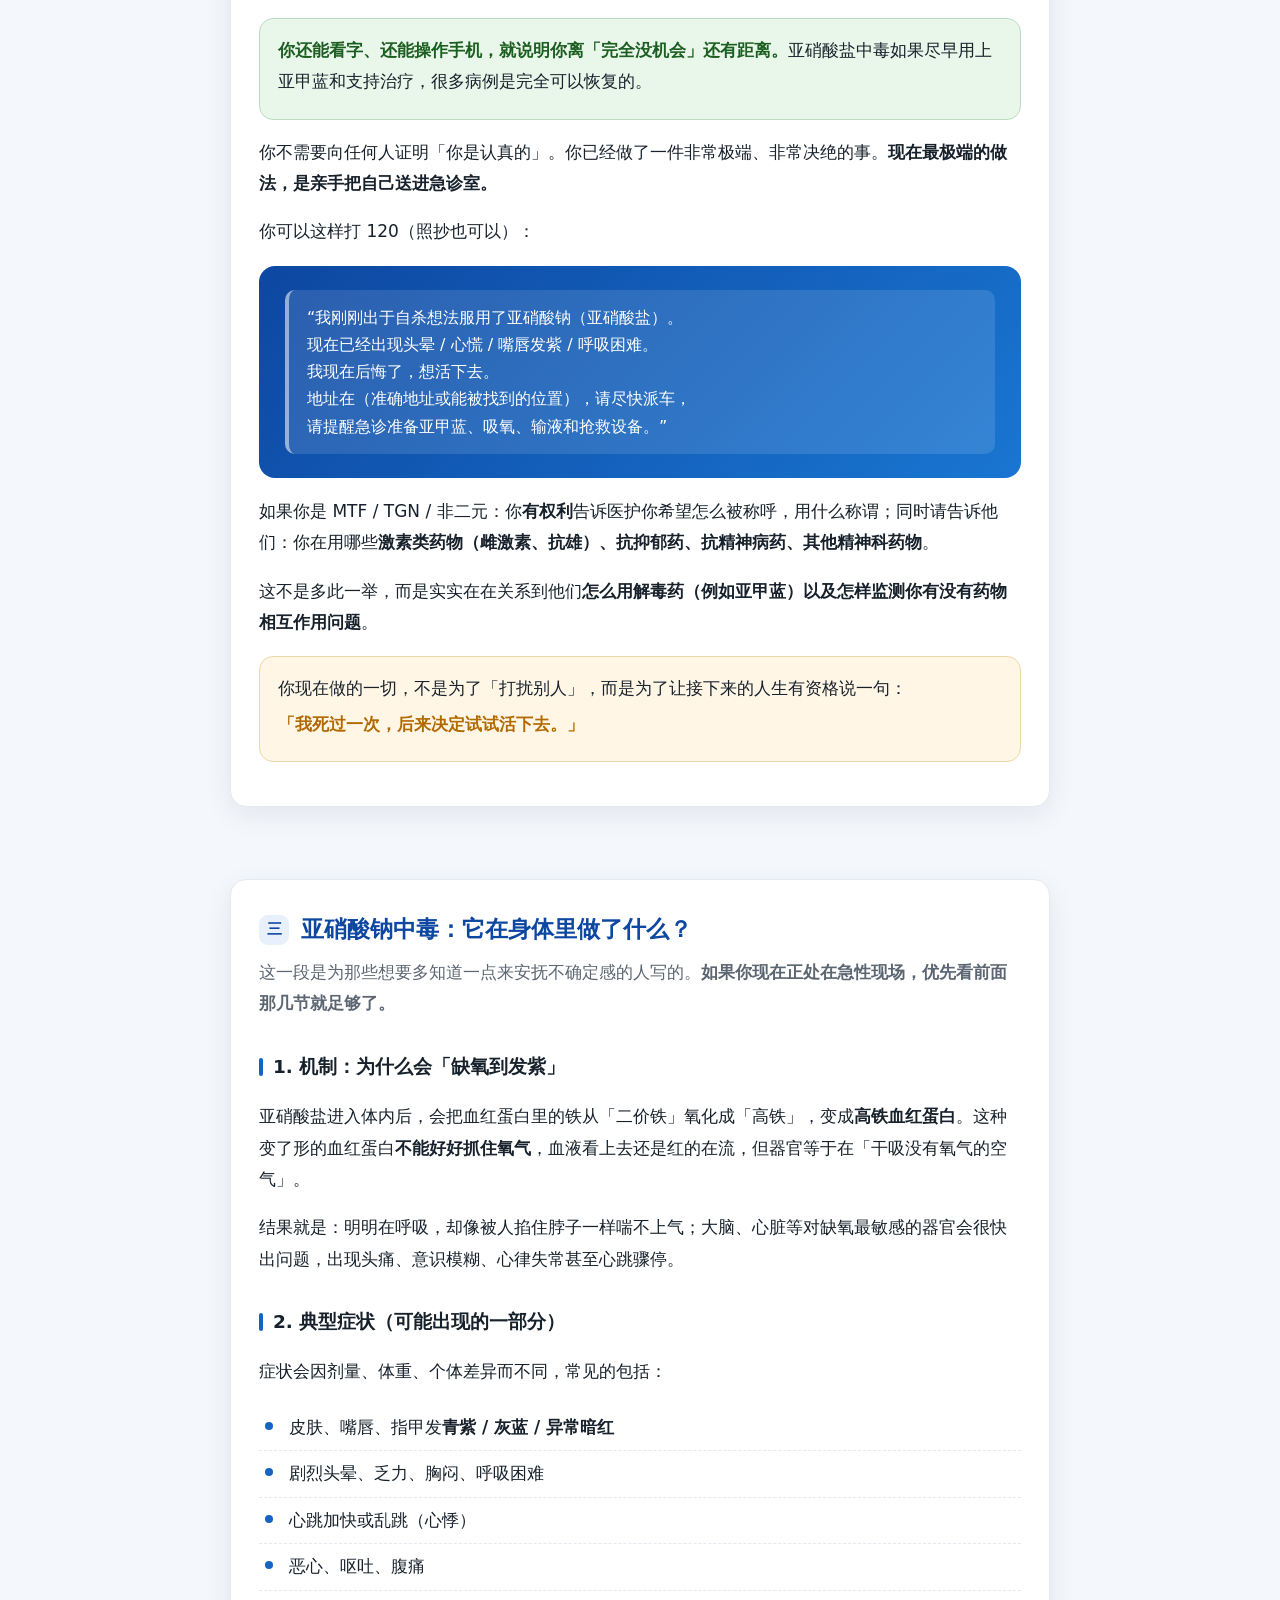
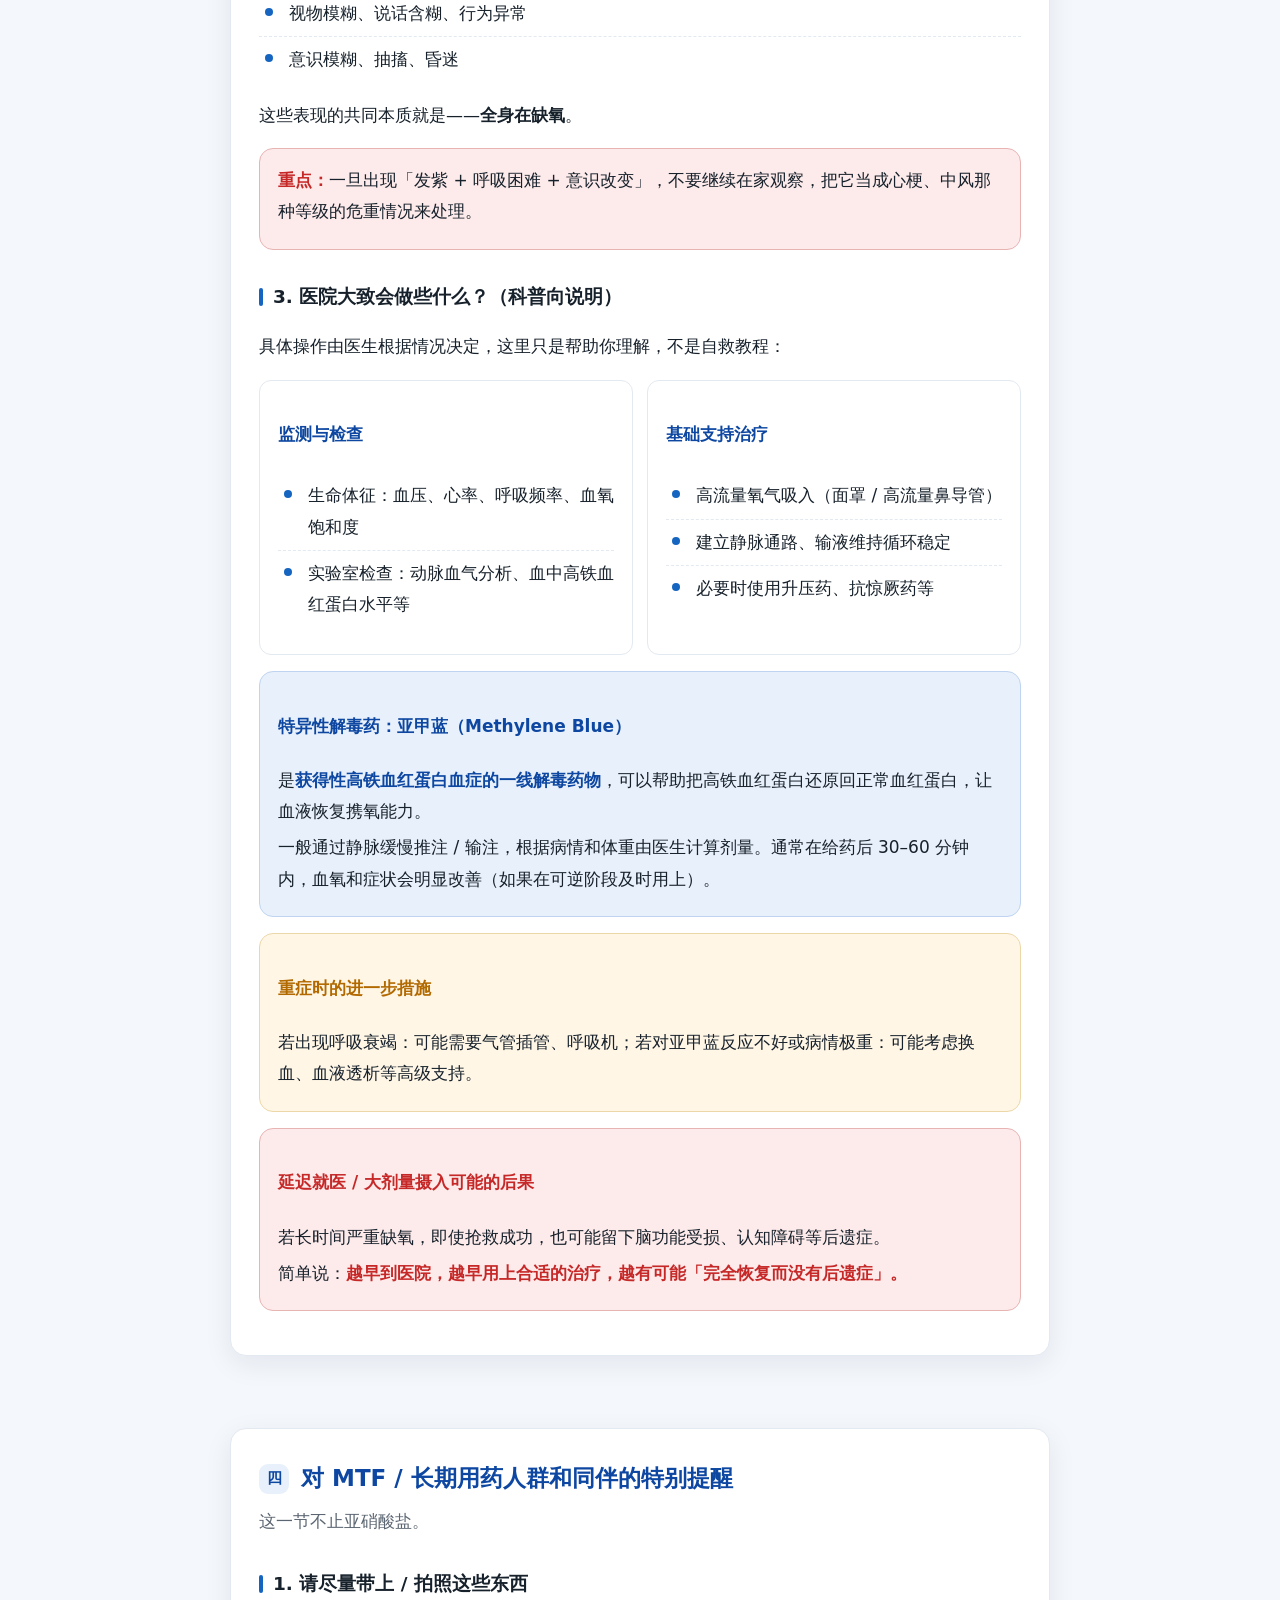
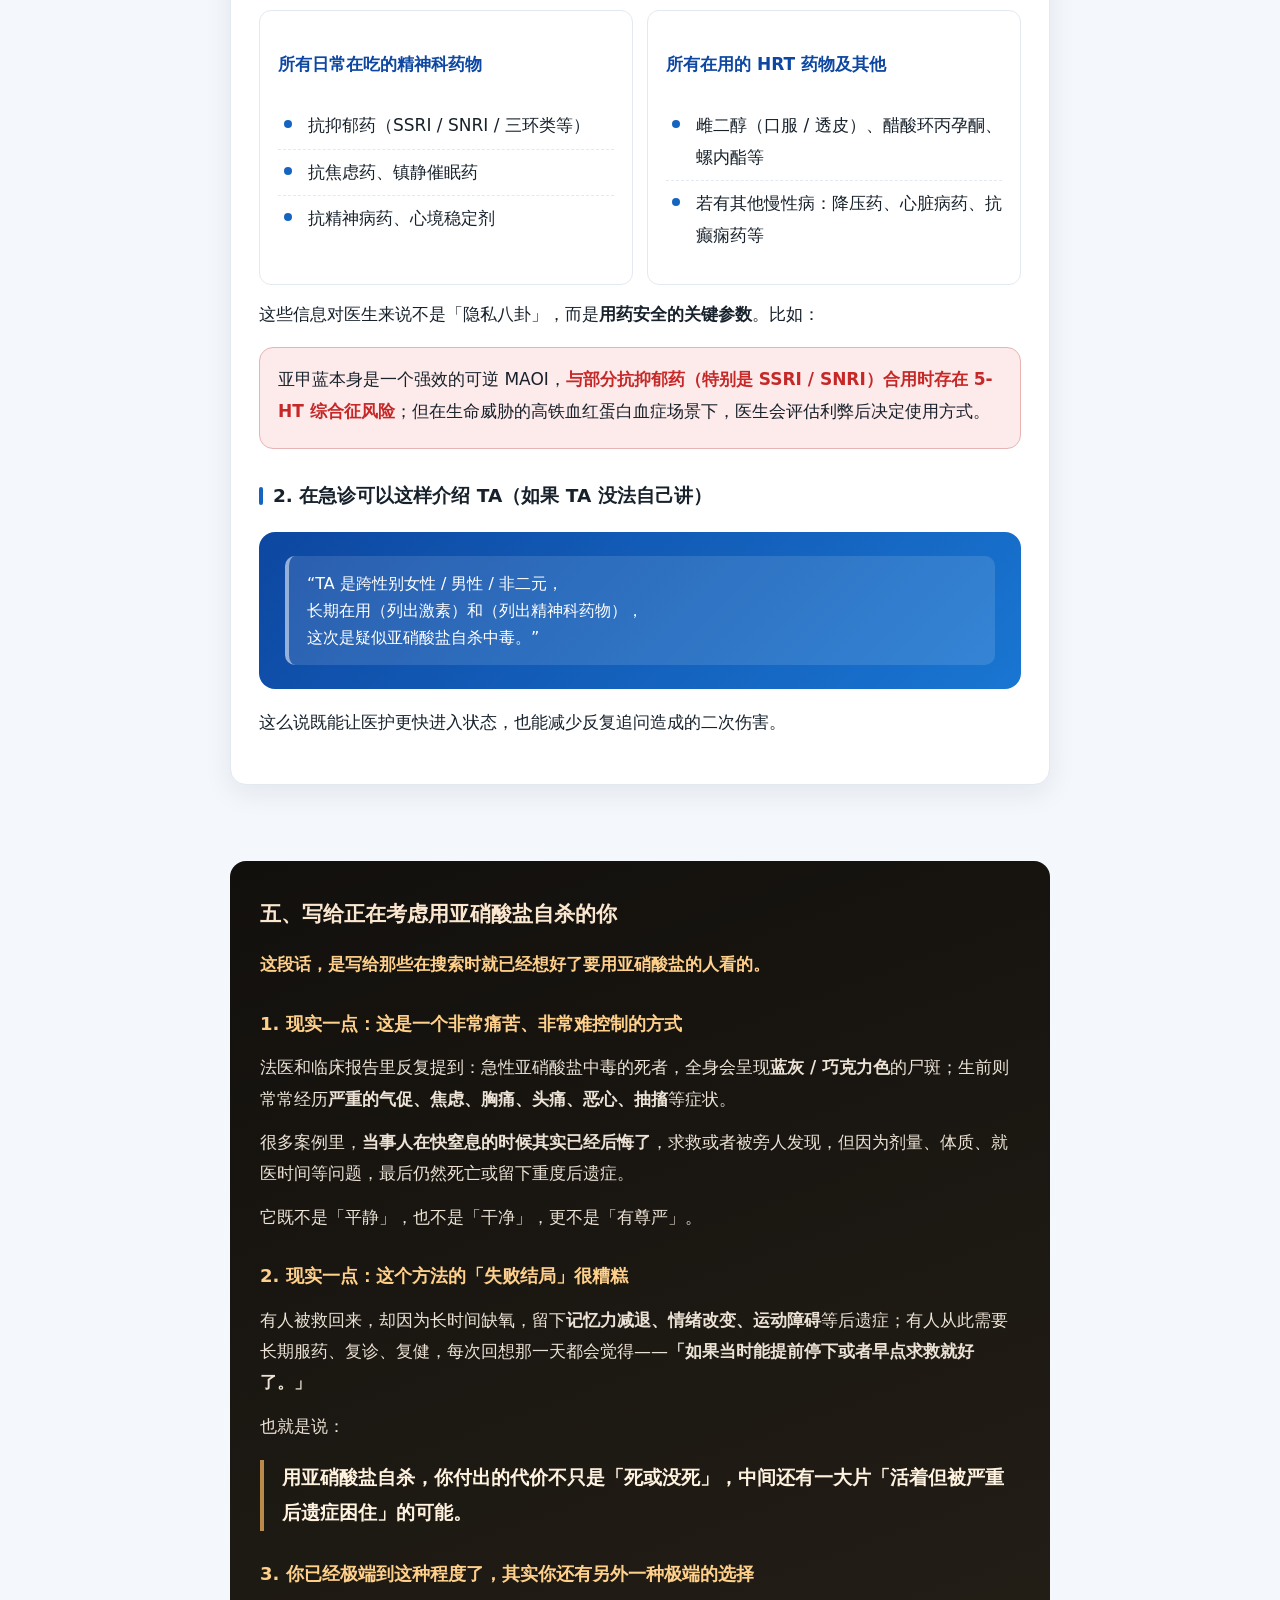
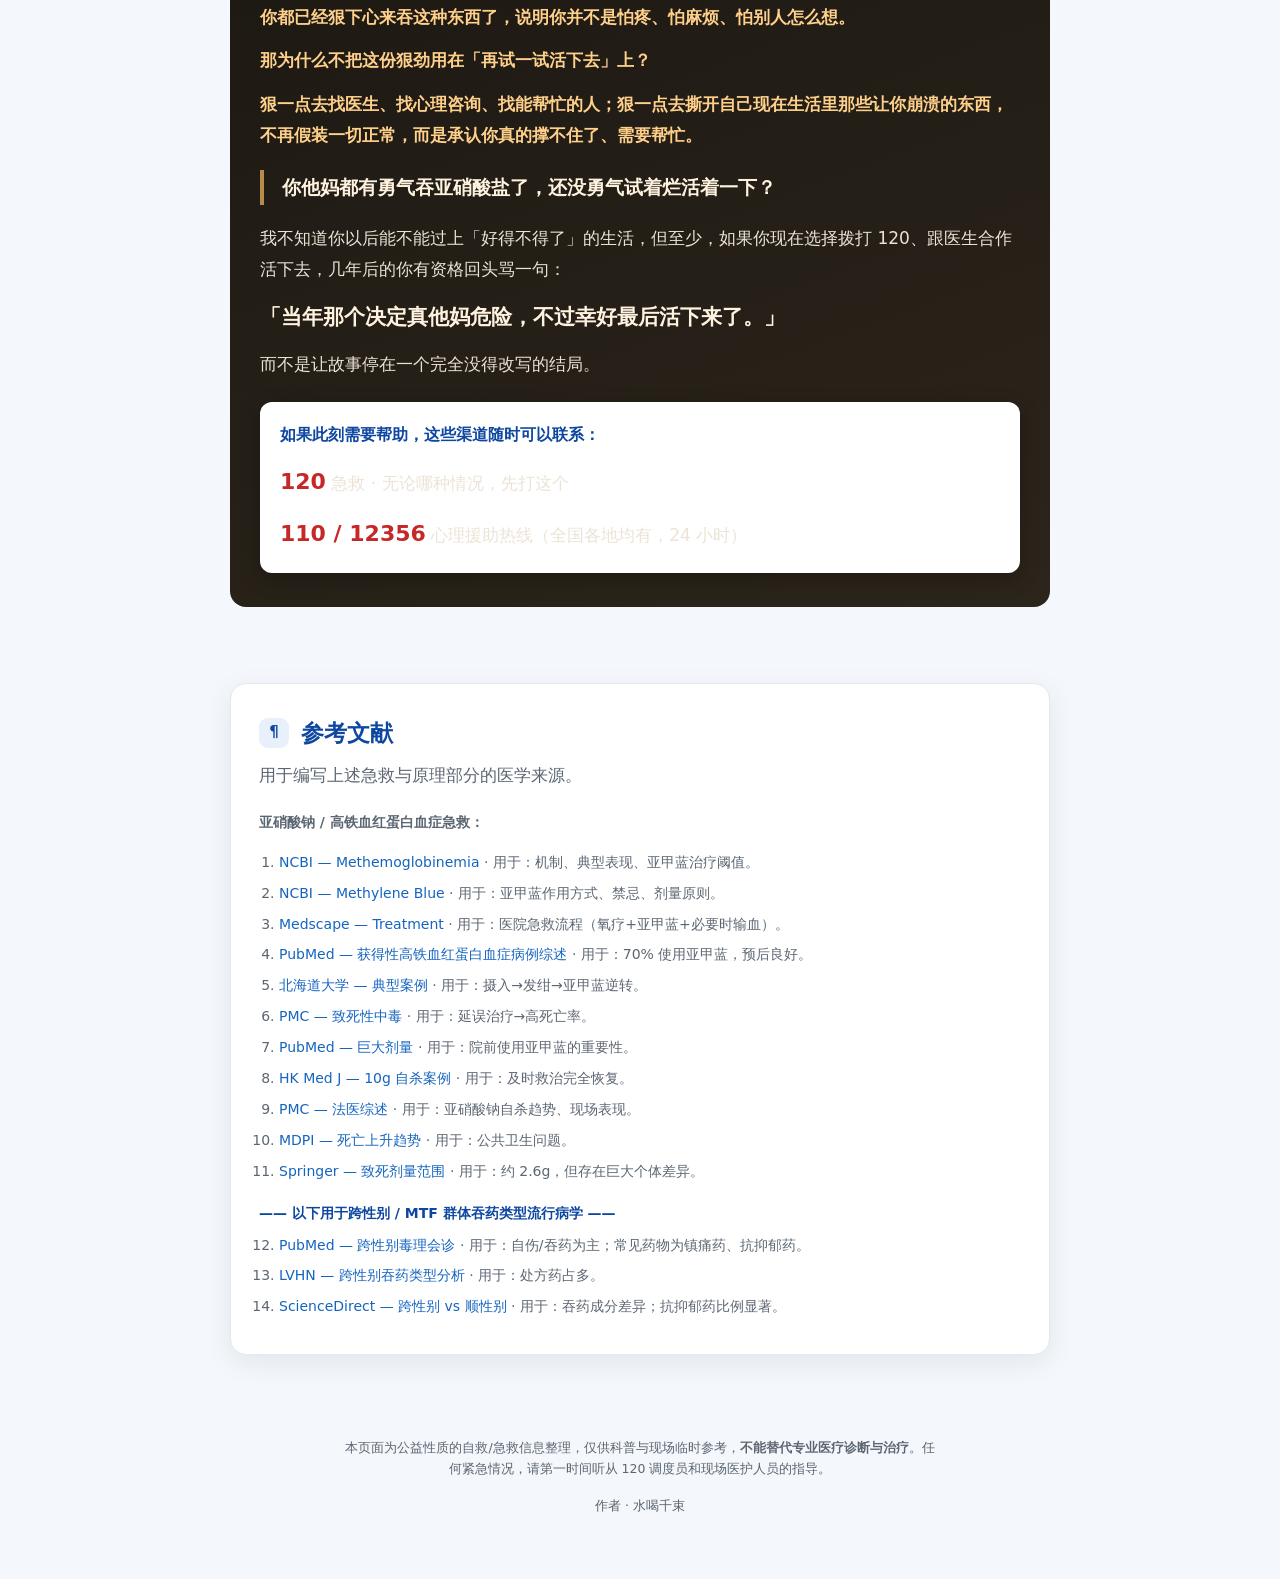
<file: wiki/亚硝酸钠中毒现场急救指南.html>
<!DOCTYPE html>
<html lang="zh-CN">
<head>
<meta charset="UTF-8">
<meta name="viewport" content="width=device-width, initial-scale=1, viewport-fit=cover">
<meta name="theme-color" content="#1565c0">
<title>亚硝酸钠（亚硝酸盐）中毒现场急救指南</title>
<style>
  :root{
    --blue:#1565c0;
    --blue-dark:#0d47a1;
    --blue-bg:#e7f0fb;
    --red:#c62828;
    --red-bg:#fdeaea;
    --amber:#b26a00;
    --amber-bg:#fff6e6;
    --green:#1b5e20;
    --green-bg:#e9f6ea;
    --ink:#17212b;
    --muted:#5c6672;
    --line:#e3e9f0;
    --bg:#f4f7fb;
    --card:#ffffff;
    --radius:16px;
    --shadow:0 8px 28px rgba(20,50,90,.08);
    --maxw:860px;
  }

  *{box-sizing:border-box}
  html{scroll-behavior:smooth;-webkit-text-size-adjust:100%}
  body{
    margin:0;
    font-family:"PingFang SC","Microsoft YaHei","Hiragino Sans GB","Segoe UI",system-ui,-apple-system,sans-serif;
    color:var(--ink);
    background:var(--bg);
    line-height:1.85;
    font-size:17px;
  }
  a{color:var(--blue);text-decoration:none}
  a:hover{text-decoration:underline}

  .wrap{max-width:var(--maxw);margin:0 auto;padding:0 20px}

  /* ---------- 顶部通栏 ---------- */
  .topbar{
    position:sticky;top:0;z-index:50;
    background:rgba(244,247,251,.9);
    backdrop-filter:blur(10px);
    border-bottom:1px solid var(--line);
  }
  .topbar .wrap{display:flex;align-items:center;justify-content:space-between;height:56px}
  .brand{font-weight:800;letter-spacing:.3px;color:var(--blue-dark);display:flex;align-items:center;gap:9px}
  .brand .dot{width:11px;height:11px;border-radius:50%;background:var(--red);box-shadow:0 0 0 4px rgba(198,40,40,.15)}
  .topnav{display:flex;gap:6px;font-size:14px}
  .topnav a{color:var(--muted);padding:6px 9px;border-radius:8px}
  .topnav a:hover{background:var(--blue-bg);color:var(--blue-dark);text-decoration:none}

  /* ---------- Hero ---------- */
  .hero{
    background:
      radial-gradient(1200px 420px at 15% -10%, rgba(255,255,255,.14), transparent),
      linear-gradient(135deg,#0d47a1 0%,#1565c0 55%,#1976d2 100%);
    color:#fff;
    padding:54px 0 46px;
    position:relative;
    overflow:hidden;
  }
  .hero .wrap{max-width:var(--maxw)}
  .kicker{
    display:inline-flex;align-items:center;gap:8px;
    background:rgba(255,255,255,.16);
    border:1px solid rgba(255,255,255,.28);
    padding:6px 15px;border-radius:999px;
    font-size:13.5px;letter-spacing:.4px;margin-bottom:18px;
  }
  .hero h1{font-size:clamp(26px,5vw,40px);line-height:1.28;margin:0 0 14px;font-weight:900;letter-spacing:.5px}
  .hero .sub{font-size:16.5px;color:#e4eefb;max-width:640px;margin:0}
  .hero .sub b{color:#fff}

  /* ---------- 最重要提醒横幅 ---------- */
  .sos{
    margin:-24px auto 0;max-width:var(--maxw);
    position:relative;z-index:5;
  }
  .sos .inner{
    background:linear-gradient(135deg,#fff0f0,#fff);
    border:1px solid #f3c6c6;border-left:6px solid var(--red);
    border-radius:var(--radius);
    box-shadow:var(--shadow);
    padding:24px 26px;
  }
  .sos .inner b{color:var(--red)}
  .sos .inner p{margin:8px 0;font-size:18px}
  .sos .inner p:first-child{margin-top:0}

  /* ---------- 目 录 ---------- */
  .toc{
    background:var(--card);border:1px solid var(--line);
    border-radius:var(--radius);box-shadow:var(--shadow);
    padding:24px 26px;margin:34px 0;
  }
  .toc h2{margin:0 0 12px;font-size:15px;letter-spacing:1.5px;color:var(--muted);text-transform:uppercase}
  .toc ol{margin:0;padding-left:20px;columns:1;column-gap:30px}
  .toc a{color:var(--ink);display:block;padding:6px 0;border-bottom:1px dashed var(--line)}
  .toc li{break-inside:avoid}
  @media(min-width:640px){.toc ol{columns:2}}

  /* ---------- 区块 ---------- */
  section{padding:8px 0 20px}
  .card{
    background:var(--card);border:1px solid var(--line);
    border-radius:var(--radius);box-shadow:var(--shadow);
    padding:28px 28px;margin:22px 0;
  }

  h2.sec-title{
    font-size:23px;font-weight:900;color:var(--blue-dark);
    margin:0 0 6px;display:flex;align-items:center;gap:12px;
  }
  h2.sec-title .no{
    flex:none;width:30px;height:30px;border-radius:9px;
    background:var(--blue-bg);color:var(--blue-dark);
    display:inline-flex;align-items:center;justify-content:center;
    font-size:15px;font-weight:800;
  }
  .sec-lead{color:var(--muted);margin:0 0 18px}

  h3.sub{font-size:18.5px;font-weight:800;color:var(--ink);margin:30px 0 8px;display:flex;align-items:center;gap:10px}
  h3.sub::before{content:"";width:4px;height:18px;border-radius:3px;background:var(--blue)}
  h3.sub .tag{font-size:12px;font-weight:700;color:#fff;padding:2px 8px;border-radius:6px;letter-spacing:.5px}

  /* ---------- 呼叫 120 卡片 ---------- */
  .call{
    background:linear-gradient(135deg,#0d47a1,#1976d2);
    color:#fff;border-radius:var(--radius);padding:24px 26px;margin:18px 0;
  }
  .call h4{margin:0 0 12px;font-size:19px;display:flex;align-items:center;gap:10px}
  .call h4 .ph{font-size:26px;line-height:1}
  .call pre{
    white-space:pre-wrap;font-family:inherit;
    background:rgba(255,255,255,.12);
    border-left:4px solid rgba(255,255,255,.5);
    padding:14px 18px;border-radius:10px;margin:0;
    font-size:16px;line-height:1.7;
  }
  .call .hint{font-size:14px;color:#e0ebfb;margin-top:12px}

  /* ---------- 步骤 / 列表 ---------- */
  .step{border-left:3px solid var(--line);padding:2px 0 2px 18px;margin:14px 0}
  .step h4{margin:0 0 4px;font-size:17px;font-weight:800}
  .step p{margin:4px 0}
  .step ul{margin:6px 0 0;padding-left:20px}
  .step li{margin:4px 0}

  ul.clean{list-style:none;padding-left:0;margin:10px 0}
  ul.clean li{padding:7px 0 7px 30px;position:relative;border-bottom:1px dashed var(--line)}
  ul.clean li::before{
    content:"";position:absolute;left:6px;top:17px;
    width:8px;height:8px;border-radius:50%;background:var(--blue);
  }
  ul.clean li:last-child{border-bottom:none}

  /* ---------- 提示框 ---------- */
  .box{border-radius:14px;padding:16px 18px;margin:16px 0;border:1px solid}
  .box p{margin:5px 0}
  .box p:first-child{margin-top:0}
  .box.warn{background:var(--red-bg);border-color:#e8b3b3}
  .box.warn h4,.box.warn b{color:var(--red)}
  .box.note{background:var(--amber-bg);border-color:#ecd7a8}
  .box.note h4,.box.note b{color:var(--amber)}
  .box.info{background:var(--blue-bg);border-color:#bfd4f0}
  .box.info h4,.box.info b{color:var(--blue-dark)}
  .box.good{background:var(--green-bg);border-color:#bcdbc0}
  .box.good h4,.box.good b{color:var(--green)}

  .flex2{display:grid;grid-template-columns:1fr;gap:14px}
  @media(min-width:640px){.flex2{grid-template-columns:1fr 1fr}}
  .mini{background:var(--card);border:1px solid var(--line);border-radius:12px;padding:16px 18px}

  /* 不做的事 */
  .dont{background:var(--red-bg);border:1px solid #e8b3b3;border-radius:12px;padding:14px 16px}
  .dont li{margin:6px 0;position:relative;padding-left:8px}
  .dont li::marker{color:var(--red)}
  .dont b{color:var(--red)}

  /* ---------- 危机章节 ---------- */
  .crisis{
    background:linear-gradient(160deg,#12100d,#2c251b);
    color:#f3ede4;border-radius:var(--radius);
    padding:34px 30px;margin:26px 0;
  }
  .crisis h2{color:#fbe7cf;font-size:21px;font-weight:900;margin:0 0 16px}
  .crisis p{color:#ece3d6;margin:12px 0}
  .crisis .hl{color:#ffd08a;font-weight:800}
  .crisis .quote{
    border-left:4px solid #b98a4a;padding-left:18px;margin:18px 0;
    font-size:19px;font-weight:700;color:#fff3e0;
  }

  .hotline{
    background:#fff;color:var(--ink);border-radius:12px;padding:18px 20px;margin-top:22px;
    box-shadow:0 6px 20px rgba(0,0,0,.25);
  }
  .hotline h4{margin:0 0 10px;font-size:16px;color:var(--blue-dark)}
  .hotline .num{font-size:22px;font-weight:900;color:var(--red)}

  /* ---------- 参考文献 ---------- */
  .refs{font-size:14px;color:var(--muted)}
  .refs .s{color:var(--blue-dark);font-weight:700;margin:16px 0 6px}
  .refs ol{padding-left:20px;margin:6px 0}
  .refs li{margin:5px 0}
  .refs a{word-break:break-all}

  .sep{height:1px;background:var(--line);margin:14px 0}

  footer{color:var(--muted);text-align:center;font-size:12.5px;padding:40px 20px 50px}
  footer a{color:var(--muted)}
  footer .dis{max-width:600px;margin:0 auto;line-height:1.7}

  /* ---------- 打印 ---------- */
  @media print{
    .topbar{display:none}
    body{background:#fff;font-size:13px}
    .card,.toc{box-shadow:none;border-color:#ccc}
    a{color:#000}
  }
</style>
</head>
<body>

  <!-- 顶部通栏 -->
  <header class="topbar">
    <div class="wrap">
      <div class="brand"><span class="dot"></span>急救指南</div>
      <nav class="topnav">
        <a href="#guide">旁人版</a>
        <a href="#self">本人版</a>
        <a href="#science">原理</a>
        <a href="#crisis">求助</a>
      </nav>
    </div>
  </header>

  <!-- Hero -->
  <section class="hero">
    <div class="wrap">
      <div class="kicker">⚠️ 急救 + 危机干预 · 请先看最上面那句</div>
      <h1>亚硝酸钠（亚硝酸盐）<br>中毒现场急救指南</h1>
      <p class="sub"><b>「旁人优先版」</b>——专为「刚发现有人吞了亚硝酸盐」或「你自己刚吞下、还能看手机」的时刻而写。人命关天，极其危险。</p>
    </div>
  </section>

  <!-- 最重要提醒 -->
  <div class="sos">
    <div class="inner">
      <p>⚠️ <b>最重要的一句先说在最前面：</b></p>
      <p>一旦怀疑有人因为摄入亚硝酸钠 / 亚硝酸盐而中毒，<br><b>第一步永远是：立刻拨打 120（或当地急救电话）。</b></p>
      <p>请以急救调度员和医生的指示为最高优先级。本页面只是帮你把他们可能会说的话讲得更清楚、更有条理，<b>不能代替专业诊断和治疗。</b></p>
    </div>
  </div>

  <main class="wrap">

    <!-- 目录 -->
    <nav class="toc">
      <h2>本页目录</h2>
      <ol>
        <li><a href="#guide">旁观者版：现在立刻能做的事（按时间顺序）</a></li>
        <li><a href="#self">本人版：如果你就是吞了亚硝酸盐的那个人</a></li>
        <li><a href="#science">亚硝酸钠中毒：它在身体里做了什么？</a></li>
        <li><a href="#mtf">对 MTF / 长期用药人群和同伴的特别提醒</a></li>
        <li><a href="#crisis">写给正在考虑用亚硝酸盐自杀的你</a></li>
        <li><a href="#refs">参考文献</a></li>
      </ol>
    </nav>

    <!-- ===== 0. 使用说明 ===== -->
    <section id="guide">
      <div class="card">
        <h2 class="sec-title"><span class="no">0</span>使用说明 &amp; 适用范围</h2>
        <p class="sec-lead">本页面向两类人：</p>
        <ul class="clean">
          <li><b>旁人 / 朋友 / 家属</b>：刚发现有人吞了亚硝酸盐；</li>
          <li><b>本人</b>：你自己刚吞了亚硝酸盐，还能看手机、还能做决定。</li>
        </ul>
        <div class="box info">
          <p>本页面<b>只谈中毒后的急救与求生</b>，不会提供任何关于：</p>
          <p>购买渠道 · 具体剂量 · 配方和「成功率」</p>
          <p>任何时候，只要你觉得情况危急，<b>别浪费时间在 wiki 上纠结细节，直接听医务人员的。</b></p>
        </div>
      </div>
    </section>

    <!-- ===== 一、旁人视角 ===== -->
    <section>
      <div class="card">
        <h2 class="sec-title"><span class="no">一</span>旁观者版：现在立刻能做的事</h2>
        <p class="sec-lead">按时间顺序来，别乱。</p>

        <!-- 1 -->
        <div class="call">
          <h4><span class="ph">📞</span>1. 立刻拨打 120 / 急救电话</h4>
          <p style="margin-top:0"><b>别等症状「更严重一点再叫车」。</b>亚硝酸钠可以在短时间内让血液失去携氧能力，导致严重缺氧、意识改变、心律失常甚至心跳骤停。</p>
          <p style="margin:0 0 10px">拨打 120 时，可以按这个结构说（可以直接照读）：</p>
          <pre>“这里是（地址/大概位置）。
有一名 疑似摄入亚硝酸钠（亚硝酸盐）自杀/误服的病人。
现在表现为：嘴唇/指甲发紫，呼吸困难 / 剧烈头晕 / 恶心呕吐 / 说话含糊 / 好像要昏过去。
请尽快派车。
请同时提醒急诊科：可能是亚硝酸盐引起的高铁血红蛋白血症，
需要准备亚甲蓝注射液、高流量氧气、静脉通路和必要时的血液净化设备。”</pre>
          <p class="hint">（不用纠结术语读得准不准，只要让「<b>亚硝酸盐 + 可能要用亚甲蓝</b>」这两个信息传到医院就行。）</p>
        </div>

        <div class="box warn">
          <p><b>通话时建议：</b></p>
          <p>开免提 / 耳机，一边听调度员指导，一边做下面的步骤；</p>
          <p>不要因为「怕麻烦」或「怕被问细节」而隐瞒「这是自杀」的事实——这些信息会直接影响医生在急诊室的优先级和准备。</p>
        </div>

        <!-- 2 -->
        <h3 class="sub">2. 快速判断意识和呼吸，摆好体位</h3>
        <p>你不用会专业医学，只要分三种情况：<b>还算清醒 / 意识模糊 / 完全叫不醒</b>。</p>

        <div class="flex2">
          <div class="mini">
            <h4 style="font-size:16px;color:var(--blue-dark)">2.1 还能说话、有反应 → 「清醒但危险」</h4>
            <p>让 TA <b>尽量半坐位或舒适坐姿</b>，不要强迫其走动或站着说话，避免加重缺氧。</p>
            <p>松开领口、围巾、腰带，保持空气流通，但不要吹冷风。</p>
            <p>安抚情绪，不要逼问「为什么要这样做」，<b>此刻先以保命为第一优先。</b></p>
          </div>
          <div class="mini">
            <h4 style="font-size:16px;color:var(--amber)">2.2 说话含糊、反应迟钝 / 反复呕吐 → 「意识模糊」</h4>
            <p>让 TA <b>改为侧卧位</b>：头偏向一侧，下巴略抬起，保持气道尽量通畅；防止呕吐物倒流、堵住气道。</p>
            <p>用纸巾 / 毛巾轻轻清理口鼻可见呕吐物或异物。</p>
            <p>观察呼吸：胸廓有没有起伏、有没有异常打鼾声或喘不过气的样子。</p>
          </div>
        </div>

        <div class="box warn">
          <h4>2.3 完全叫不醒，怀疑没呼吸 / 没脉搏 → 「极危重」</h4>
          <p>立刻告诉 120 调度员<b>「叫不醒、怀疑没呼吸 / 没脉搏」</b>。</p>
          <p>如果你学过 CPR，按当地流程立即开始心肺复苏。没学过，也可以在调度员电话指导下进行<b>胸外按压</b>。</p>
          <p>按压频率和深度由调度员教你，你跟着做就行。</p>
          <p style="margin-top:12px"><b>你此刻做得不完美，也比什么都不做强。</b></p>
        </div>

        <!-- 3 -->
        <h3 class="sub">3. 防止继续暴露 &amp; 明确「不要做」的事</h3>
        <div class="box info">
          <h4>3.1 防止更多人接触</h4>
          <p>如果有散落的白色粉末 / 开口包装袋：</p>
          <p>不要徒手抓，用纸巾 / 手套简单装进袋子，避免其他人误触或误食；不要在风口、阳台等地方撒得到处都是。</p>
        </div>

        <div class="dont">
          <h4 style="color:var(--red)">3.2 很多人第一反应是错的，请尽量避免：</h4>
          <ul>
            <li><b>❌ 不要催吐</b> — 亚硝酸钠有一定腐蚀性，强行催吐可能加重食管和咽喉损伤，还增加呕吐物误吸风险。</li>
            <li><b>❌ 不要疯狂灌水</b> — 大量喝水既不能真正「解毒」，反而增加呕吐和误吸的风险。</li>
            <li><b>❌ 不要给酒、可乐、奇怪的「解毒偏方」</b> — 酒精会进一步影响循环系统；各种民间偏方没有可靠证据，可能拖延就医。</li>
            <li><b>❌ 不要因为症状暂时缓解就取消去医院</b> — 亚硝酸盐导致的是血液携氧能力下降，早期症状有时会波动，<b>并不意味着危险已经过去</b>。</li>
          </ul>
        </div>

        <div class="box note">
          <h4>3.3 家用氧气可以用，但不能当「治好了」</h4>
          <p>如果家里刚好有正规<b>医用氧气瓶</b>，按说明给 TA 吸氧，能稍微缓解缺氧感。但要知道：</p>
          <p>氧气只是「撑一撑」，<b>不能把已经变成高铁血红蛋白的那部分血红蛋白变回来</b>，真正的解毒需要专业治疗。</p>
        </div>

        <!-- 4 -->
        <h3 class="sub">4. 帮医生准备的关键信息和物品</h3>
        <p>在不耽误急救的前提下，尽量做这些：</p>
        <div class="flex2">
          <div class="mini">
            <h4 style="color:var(--blue-dark)">带上 / 拍照所有可疑的东西</h4>
            <ul class="clean">
              <li>亚硝酸盐粉末、包装袋、瓶子</li>
              <li>同时发现的其他药片、空药板、酒瓶等</li>
            </ul>
          </div>
          <div class="mini">
            <h4 style="color:var(--blue-dark)">记下（哪怕是大致的）</h4>
            <ul class="clean">
              <li><b>摄入时间</b>（大约多久以前？）</li>
              <li>可能摄入的大致量（比如「饭勺两勺」「整袋倒进去」等模糊描述也有用）</li>
              <li>是否合并其他药物或酒精</li>
            </ul>
          </div>
        </div>
        <p style="margin-top:14px">如果知道 TA 原本有的疾病或长期在吃的药（比如抗抑郁药 / 抗焦虑药 / 抗精神病药、HRT〔雌二醇、抗雄药物〕、心血管疾病药物），就记在纸上或手机备忘录里，<b>一起交给急诊医生</b>。</p>
        <p>这些信息会直接影响：医生是否考虑给予<b>亚甲蓝解毒</b>以及采用何种剂量；如何避免与既往药物发生相互作用（例如部分抗抑郁药与亚甲蓝合用存在 5-HT 综合征风险）。</p>
      </div>
    </section>

    <!-- ===== 二、本人视角 ===== -->
    <section id="self">
      <div class="card">
        <h2 class="sec-title"><span class="no">二</span>本人版：如果你就是吞了亚硝酸盐的那个人</h2>
        <p>如果你现在是边难受边拿着手机看的那一个，请先深呼吸一下（哪怕很难），然后<b>把注意力先放在「如何活下来」</b>。</p>
        <div class="box good">
          <p><b>你还能看字、还能操作手机，就说明你离「完全没机会」还有距离。</b>亚硝酸盐中毒如果尽早用上亚甲蓝和支持治疗，很多病例是完全可以恢复的。</p>
        </div>
        <p>你不需要向任何人证明「你是认真的」。你已经做了一件非常极端、非常决绝的事。<b>现在最极端的做法，是亲手把自己送进急诊室。</b></p>
        <p>你可以这样打 120（照抄也可以）：</p>
        <div class="call">
          <pre>“我刚刚出于自杀想法服用了亚硝酸钠（亚硝酸盐）。
现在已经出现头晕 / 心慌 / 嘴唇发紫 / 呼吸困难。
我现在后悔了，想活下去。
地址在（准确地址或能被找到的位置），请尽快派车，
请提醒急诊准备亚甲蓝、吸氧、输液和抢救设备。”</pre>
        </div>
        <p>如果你是 MTF / TGN / 非二元：你<b>有权利</b>告诉医护你希望怎么被称呼，用什么称谓；同时请告诉他们：你在用哪些<b>激素类药物（雌激素、抗雄）、抗抑郁药、抗精神病药、其他精神科药物</b>。</p>
        <p>这不是多此一举，而是实实在在关系到他们<b>怎么用解毒药（例如亚甲蓝）以及怎样监测你有没有药物相互作用问题</b>。</p>
        <div class="box note">
          <p>你现在做的一切，不是为了「打扰别人」，而是为了让接下来的人生有资格说一句：</p>
          <p><b>「我死过一次，后来决定试试活下去。」</b></p>
        </div>
      </div>
    </section>

    <!-- ===== 三、原理 ===== -->
    <section id="science">
      <div class="card">
        <h2 class="sec-title"><span class="no">三</span>亚硝酸钠中毒：它在身体里做了什么？</h2>
        <p class="sec-lead">这一段是为那些想要多知道一点来安抚不确定感的人写的。<b>如果你现在正处在急性现场，优先看前面那几节就足够了。</b></p>

        <h3 class="sub">1. 机制：为什么会「缺氧到发紫」</h3>
        <p>亚硝酸盐进入体内后，会把血红蛋白里的铁从「二价铁」氧化成「高铁」，变成<b>高铁血红蛋白</b>。这种变了形的血红蛋白<b>不能好好抓住氧气</b>，血液看上去还是红的在流，但器官等于在「干吸没有氧气的空气」。</p>
        <p>结果就是：明明在呼吸，却像被人掐住脖子一样喘不上气；大脑、心脏等对缺氧最敏感的器官会很快出问题，出现头痛、意识模糊、心律失常甚至心跳骤停。</p>

        <h3 class="sub">2. 典型症状（可能出现的一部分）</h3>
        <p>症状会因剂量、体重、个体差异而不同，常见的包括：</p>
        <ul class="clean">
          <li>皮肤、嘴唇、指甲发<b>青紫 / 灰蓝 / 异常暗红</b></li>
          <li>剧烈头晕、乏力、胸闷、呼吸困难</li>
          <li>心跳加快或乱跳（心悸）</li>
          <li>恶心、呕吐、腹痛</li>
          <li>视物模糊、说话含糊、行为异常</li>
          <li>意识模糊、抽搐、昏迷</li>
        </ul>
        <p>这些表现的共同本质就是——<b>全身在缺氧</b>。</p>
        <div class="box warn">
          <p><b>重点：</b>一旦出现「发紫 + 呼吸困难 + 意识改变」，不要继续在家观察，把它当成心梗、中风那种等级的危重情况来处理。</p>
        </div>

        <h3 class="sub">3. 医院大致会做些什么？（科普向说明）</h3>
        <p>具体操作由医生根据情况决定，这里只是帮助你理解，不是自救教程：</p>
        <div class="flex2">
          <div class="mini"><h4 style="color:var(--blue-dark)">监测与检查</h4>
            <ul class="clean"><li>生命体征：血压、心率、呼吸频率、血氧饱和度</li><li>实验室检查：动脉血气分析、血中高铁血红蛋白水平等</li></ul>
          </div>
          <div class="mini"><h4 style="color:var(--blue-dark)">基础支持治疗</h4>
            <ul class="clean"><li>高流量氧气吸入（面罩 / 高流量鼻导管）</li><li>建立静脉通路、输液维持循环稳定</li><li>必要时使用升压药、抗惊厥药等</li></ul>
          </div>
        </div>
        <div class="box info">
          <h4>特异性解毒药：亚甲蓝（Methylene Blue）</h4>
          <p>是<b>获得性高铁血红蛋白血症的一线解毒药物</b>，可以帮助把高铁血红蛋白还原回正常血红蛋白，让血液恢复携氧能力。</p>
          <p>一般通过静脉缓慢推注 / 输注，根据病情和体重由医生计算剂量。通常在给药后 30–60 分钟内，血氧和症状会明显改善（如果在可逆阶段及时用上）。</p>
        </div>
        <div class="box note">
          <h4>重症时的进一步措施</h4>
          <p>若出现呼吸衰竭：可能需要气管插管、呼吸机；若对亚甲蓝反应不好或病情极重：可能考虑换血、血液透析等高级支持。</p>
        </div>
        <div class="box warn">
          <h4>延迟就医 / 大剂量摄入可能的后果</h4>
          <p>若长时间严重缺氧，即使抢救成功，也可能留下脑功能受损、认知障碍等后遗症。</p>
          <p>简单说：<b>越早到医院，越早用上合适的治疗，越有可能「完全恢复而没有后遗症」。</b></p>
        </div>
      </div>
    </section>

    <!-- ===== 四、MTF 特别提醒 ===== -->
    <section id="mtf">
      <div class="card">
        <h2 class="sec-title"><span class="no">四</span>对 MTF / 长期用药人群和同伴的特别提醒</h2>
        <p class="sec-lead">这一节不止亚硝酸盐。</p>

        <h3 class="sub">1. 请尽量带上 / 拍照这些东西</h3>
        <div class="flex2">
          <div class="mini">
            <h4 style="color:var(--blue-dark)">所有日常在吃的精神科药物</h4>
            <ul class="clean"><li>抗抑郁药（SSRI / SNRI / 三环类等）</li><li>抗焦虑药、镇静催眠药</li><li>抗精神病药、心境稳定剂</li></ul>
          </div>
          <div class="mini">
            <h4 style="color:var(--blue-dark)">所有在用的 HRT 药物及其他</h4>
            <ul class="clean"><li>雌二醇（口服 / 透皮）、醋酸环丙孕酮、螺内酯等</li><li>若有其他慢性病：降压药、心脏病药、抗癫痫药等</li></ul>
          </div>
        </div>
        <p style="margin-top:14px">这些信息对医生来说不是「隐私八卦」，而是<b>用药安全的关键参数</b>。比如：</p>
        <div class="box warn">
          <p>亚甲蓝本身是一个强效的可逆 MAOI，<b>与部分抗抑郁药（特别是 SSRI / SNRI）合用时存在 5-HT 综合征风险</b>；但在生命威胁的高铁血红蛋白血症场景下，医生会评估利弊后决定使用方式。</p>
        </div>

        <h3 class="sub">2. 在急诊可以这样介绍 TA（如果 TA 没法自己讲）</h3>
        <div class="call">
          <pre>“TA 是跨性别女性 / 男性 / 非二元，
长期在用（列出激素）和（列出精神科药物），
这次是疑似亚硝酸盐自杀中毒。”</pre>
        </div>
        <p>这么说既能让医护更快进入状态，也能减少反复追问造成的二次伤害。</p>
      </div>
    </section>

    <!-- ===== 五、危机干预 ===== -->
    <section id="crisis">
      <div class="crisis">
        <h2>五、写给正在考虑用亚硝酸盐自杀的你</h2>
        <p><span class="hl">这段话，是写给那些在搜索时就已经想好了要用亚硝酸盐的人看的。</span></p>

        <h3 style="color:#ffd08a;font-size:18px;margin:26px 0 6px">1. 现实一点：这是一个非常痛苦、非常难控制的方式</h3>
        <p>法医和临床报告里反复提到：急性亚硝酸盐中毒的死者，全身会呈现<b>蓝灰 / 巧克力色</b>的尸斑；生前则常常经历<b>严重的气促、焦虑、胸痛、头痛、恶心、抽搐</b>等症状。</p>
        <p>很多案例里，<b>当事人在快窒息的时候其实已经后悔了</b>，求救或者被旁人发现，但因为剂量、体质、就医时间等问题，最后仍然死亡或留下重度后遗症。</p>
        <p>它既不是「平静」，也不是「干净」，更不是「有尊严」。</p>

        <h3 style="color:#ffd08a;font-size:18px;margin:26px 0 6px">2. 现实一点：这个方法的「失败结局」很糟糕</h3>
        <p>有人被救回来，却因为长时间缺氧，留下<b>记忆力减退、情绪改变、运动障碍</b>等后遗症；有人从此需要长期服药、复诊、复健，每次回想那一天都会觉得——<b>「如果当时能提前停下或者早点求救就好了。」</b></p>
        <p>也就是说：</p>
        <div class="quote">用亚硝酸盐自杀，你付出的代价不只是「死或没死」，中间还有一大片「活着但被严重后遗症困住」的可能。</div>

        <h3 style="color:#ffd08a;font-size:18px;margin:26px 0 6px">3. 你已经极端到这种程度了，其实你还有另外一种极端的选择</h3>
        <p><span class="hl">你都已经狠下心来吞这种东西了，说明你并不是怕疼、怕麻烦、怕别人怎么想。</span></p>
        <p><span class="hl">那为什么不把这份狠劲用在「再试一试活下去」上？</span></p>
        <p><span class="hl">狠一点去找医生、找心理咨询、找能帮忙的人；狠一点去撕开自己现在生活里那些让你崩溃的东西，不再假装一切正常，而是承认你真的撑不住了、需要帮忙。</span></p>
        <div class="quote">你他妈都有勇气吞亚硝酸盐了，还没勇气试着烂活着一下？</div>
        <p>我不知道你以后能不能过上「好得不得了」的生活，但至少，如果你现在选择拨打 120、跟医生合作活下去，几年后的你有资格回头骂一句：</p>
        <p style="font-size:21px;font-weight:900;color:#fff3e0"><b>「当年那个决定真他妈危险，不过幸好最后活下来了。」</b></p>
        <p>而不是让故事停在一个完全没得改写的结局。</p>

        <div class="hotline">
          <h4>如果此刻需要帮助，这些渠道随时可以联系：</h4>
          <p><span class="num">120</span> 急救 · 无论哪种情况，先打这个</p>
          <p style="margin-bottom:0"><span class="num">110 / 12356</span>&nbsp;心理援助热线（全国各地均有，24 小时）</p>
        </div>
      </div>
    </section>

    <!-- ===== 参考文献 ===== -->
    <section id="refs">
      <div class="card">
        <h2 class="sec-title"><span class="no">¶</span>参考文献</h2>
        <p class="sec-lead">用于编写上述急救与原理部分的医学来源。</p>
        <div class="refs">
          <p><b>亚硝酸钠 / 高铁血红蛋白血症急救：</b></p>
          <ol>
            <li><a href="https://www.ncbi.nlm.nih.gov/books/NBK537317/">NCBI — Methemoglobinemia</a> · 用于：机制、典型表现、亚甲蓝治疗阈值。</li>
            <li><a href="https://www.ncbi.nlm.nih.gov/books/NBK557593/">NCBI — Methylene Blue</a> · 用于：亚甲蓝作用方式、禁忌、剂量原则。</li>
            <li><a href="https://emedicine.medscape.com/article/204178-treatment">Medscape — Treatment</a> · 用于：医院急救流程（氧疗+亚甲蓝+必要时输血）。</li>
            <li><a href="https://pubmed.ncbi.nlm.nih.gov/34740513/">PubMed — 获得性高铁血红蛋白血症病例综述</a> · 用于：70% 使用亚甲蓝，预后良好。</li>
            <li><a href="https://eprints.lib.hokudai.ac.jp/dspace/bitstream/2115/66564/1/9013816.pdf">北海道大学 — 典型案例</a> · 用于：摄入→发绀→亚甲蓝逆转。</li>
            <li><a href="https://pmc.ncbi.nlm.nih.gov/articles/PMC9282115/">PMC — 致死性中毒</a> · 用于：延误治疗→高死亡率。</li>
            <li><a href="https://pubmed.ncbi.nlm.nih.gov/38781490/">PubMed — 巨大剂量</a> · 用于：院前使用亚甲蓝的重要性。</li>
            <li><a href="https://www.hkmj.org/abstracts/v30n5/412.htm">HK Med J — 10g 自杀案例</a> · 用于：及时救治完全恢复。</li>
            <li><a href="https://pmc.ncbi.nlm.nih.gov/articles/PMC9654862/">PMC — 法医综述</a> · 用于：亚硝酸钠自杀趋势、现场表现。</li>
            <li><a href="https://www.mdpi.com/2673-6756/5/3/42">MDPI — 死亡上升趋势</a> · 用于：公共卫生问题。</li>
            <li><a href="https://link.springer.com/article/10.1007/s12024-025-01066-9">Springer — 致死剂量范围</a> · 用于：约 2.6g，但存在巨大个体差异。</li>
          </ol>
          <p class="s">—— 以下用于跨性别 / MTF 群体吞药类型流行病学 ——</p>
          <ol start="12">
            <li><a href="https://pubmed.ncbi.nlm.nih.gov/32557176/">PubMed — 跨性别毒理会诊</a> · 用于：自伤/吞药为主；常见药物为镇痛药、抗抑郁药。</li>
            <li><a href="https://scholarlyworks.lvhn.org/cgi/viewcontent.cgi?article=1606&amp;context=emergency-medicine">LVHN — 跨性别吞药类型分析</a> · 用于：处方药占多。</li>
            <li><a href="https://www.sciencedirect.com/science/article/abs/pii/S014929182400256X">ScienceDirect — 跨性别 vs 顺性别</a> · 用于：吞药成分差异；抗抑郁药比例显著。</li>
          </ol>
        </div>
      </div>
    </section>

    <footer>
      <p class="dis">本页面为公益性质的自救/急救信息整理，仅供科普与现场临时参考，<b>不能替代专业医疗诊断与治疗</b>。任何紧急情况，请第一时间听从 120 调度员和现场医护人员的指导。</p>
      <p style="margin-top:14px">作者 · <a href="#">水喝千束</a></p>
    </footer>

  </main>
</body>
</html>
</file>
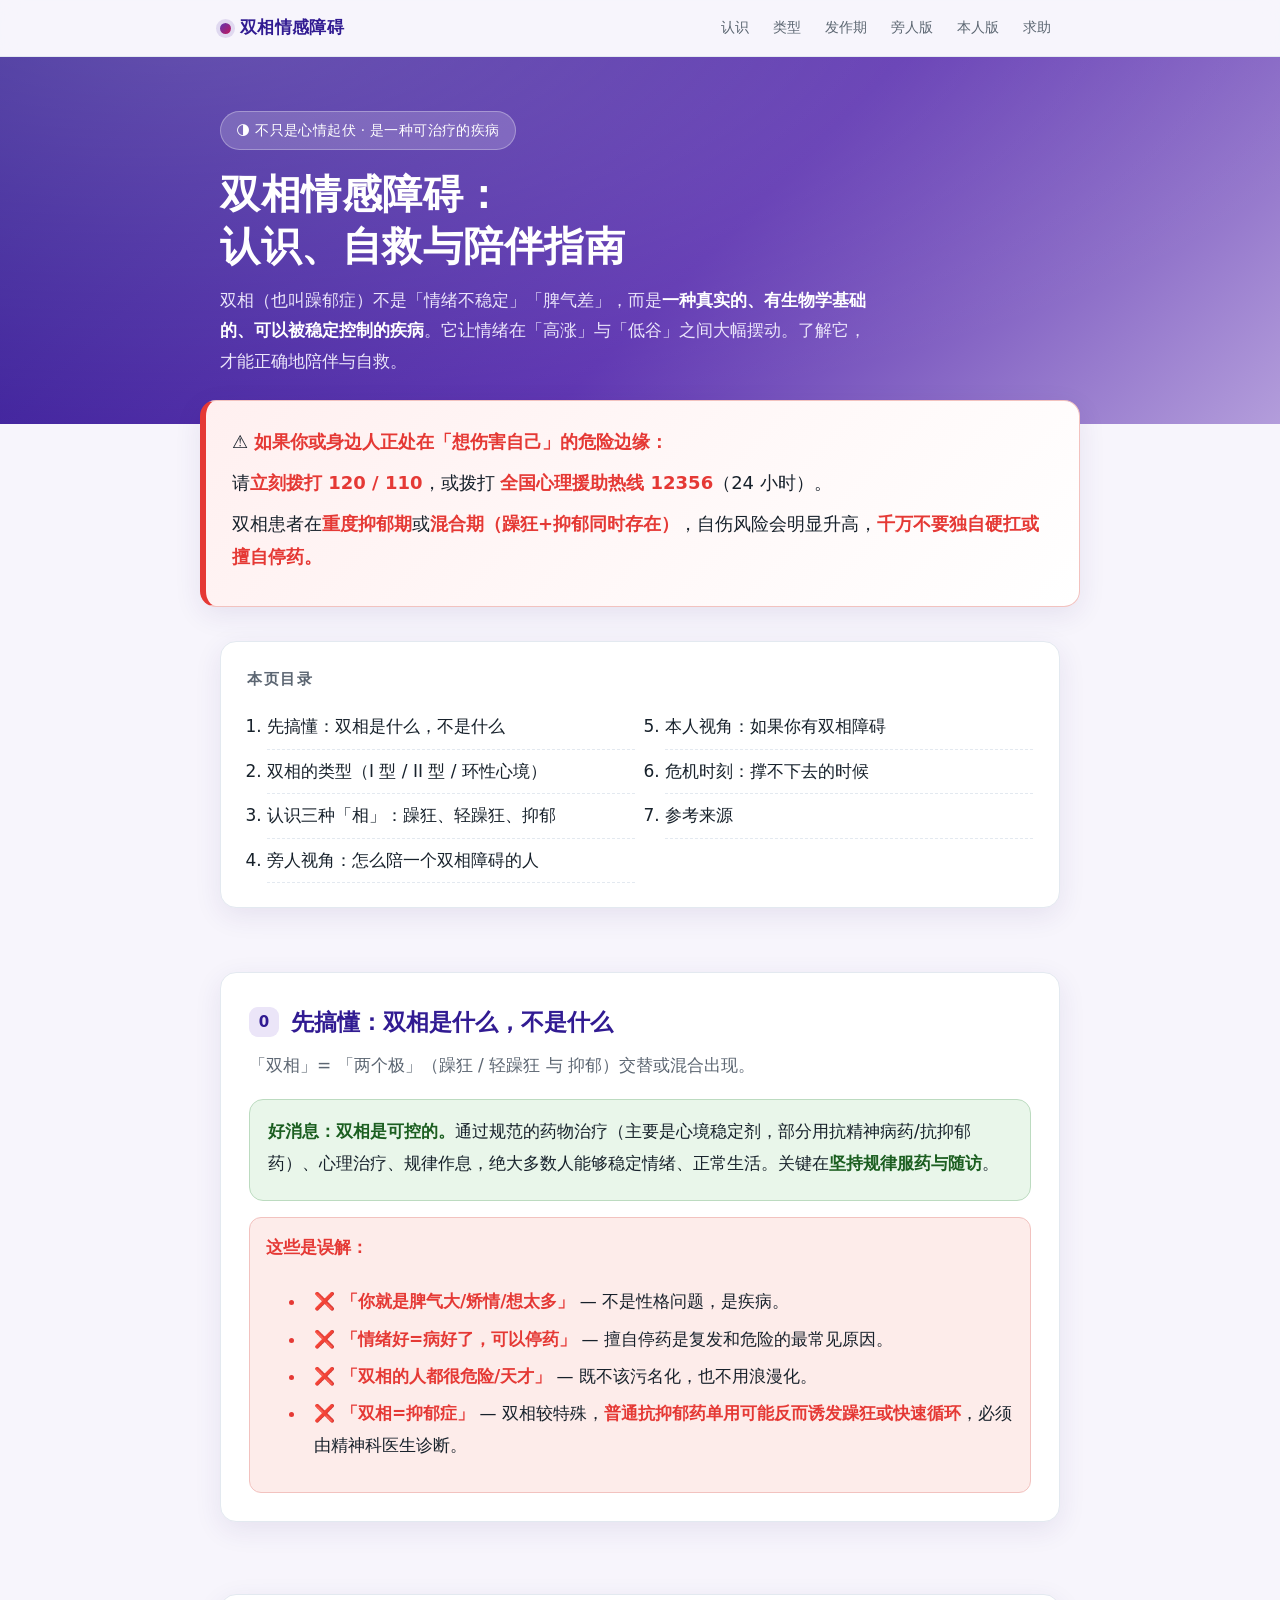
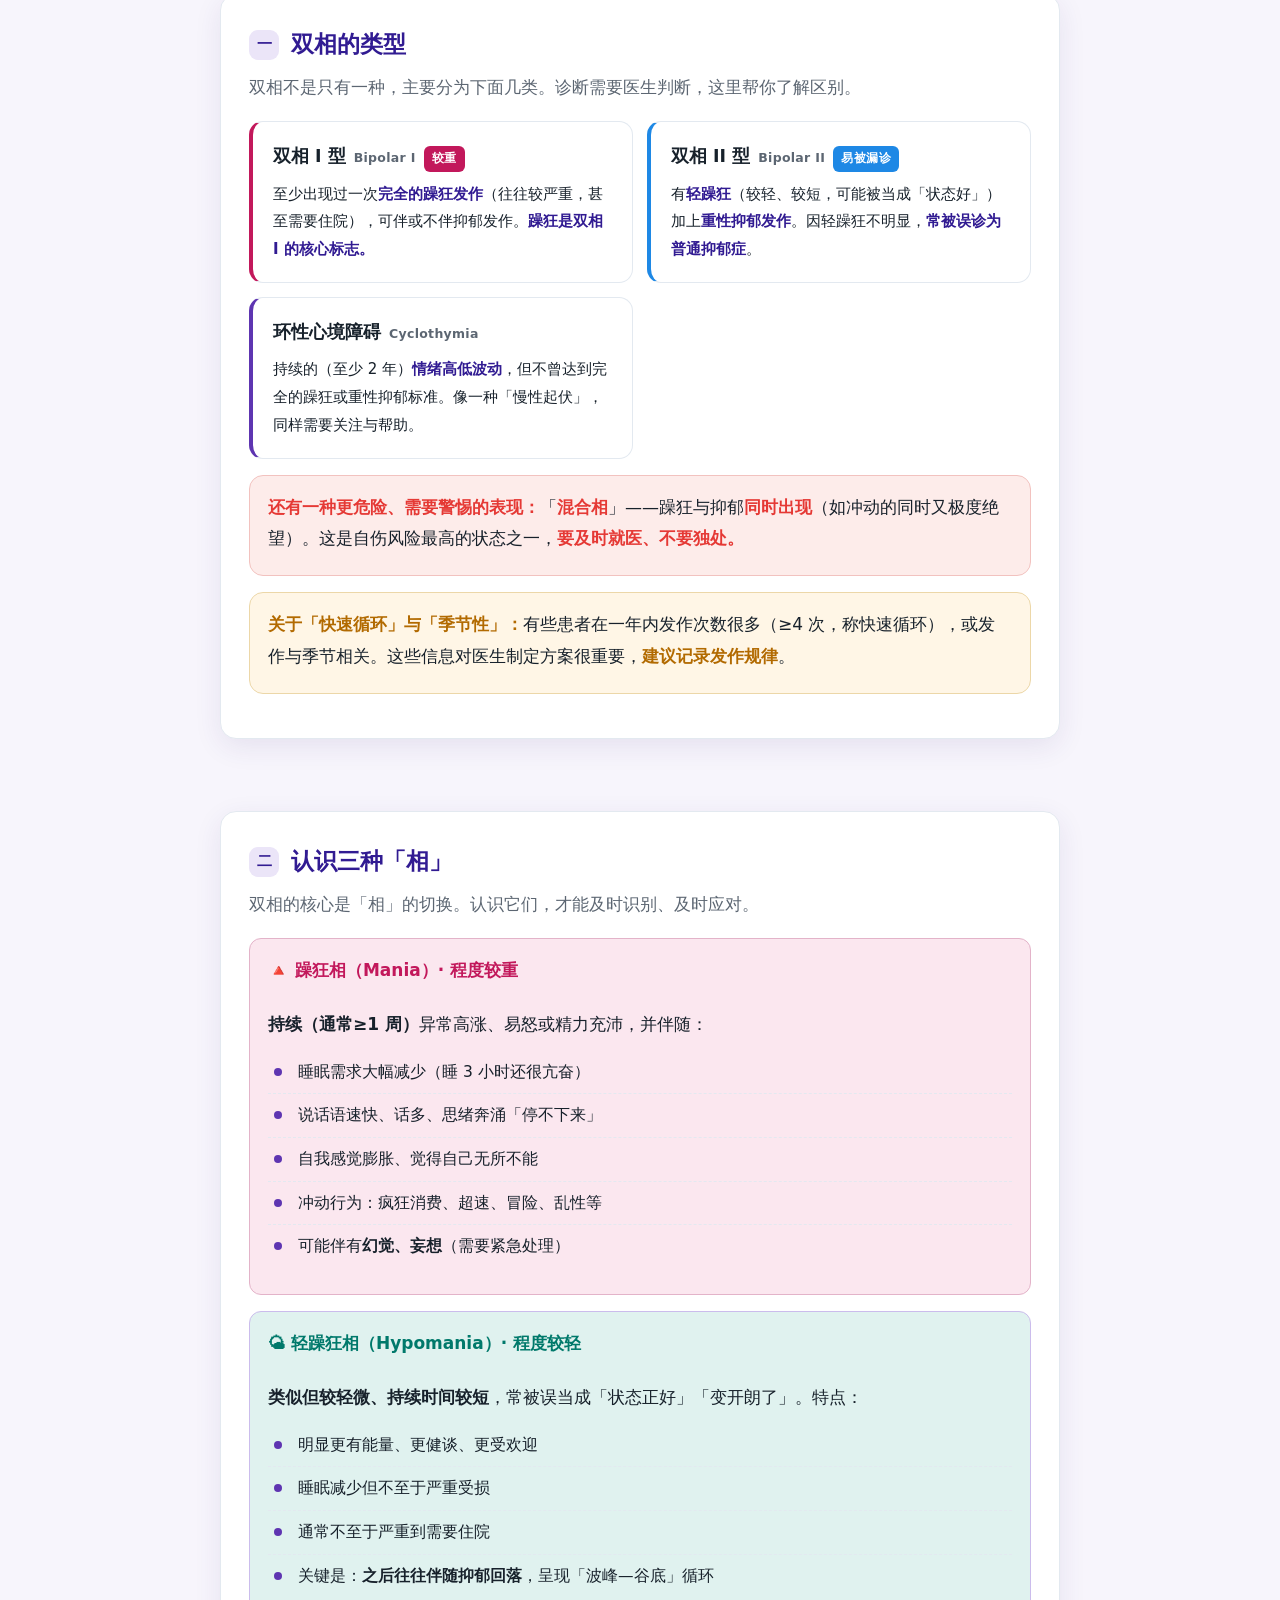
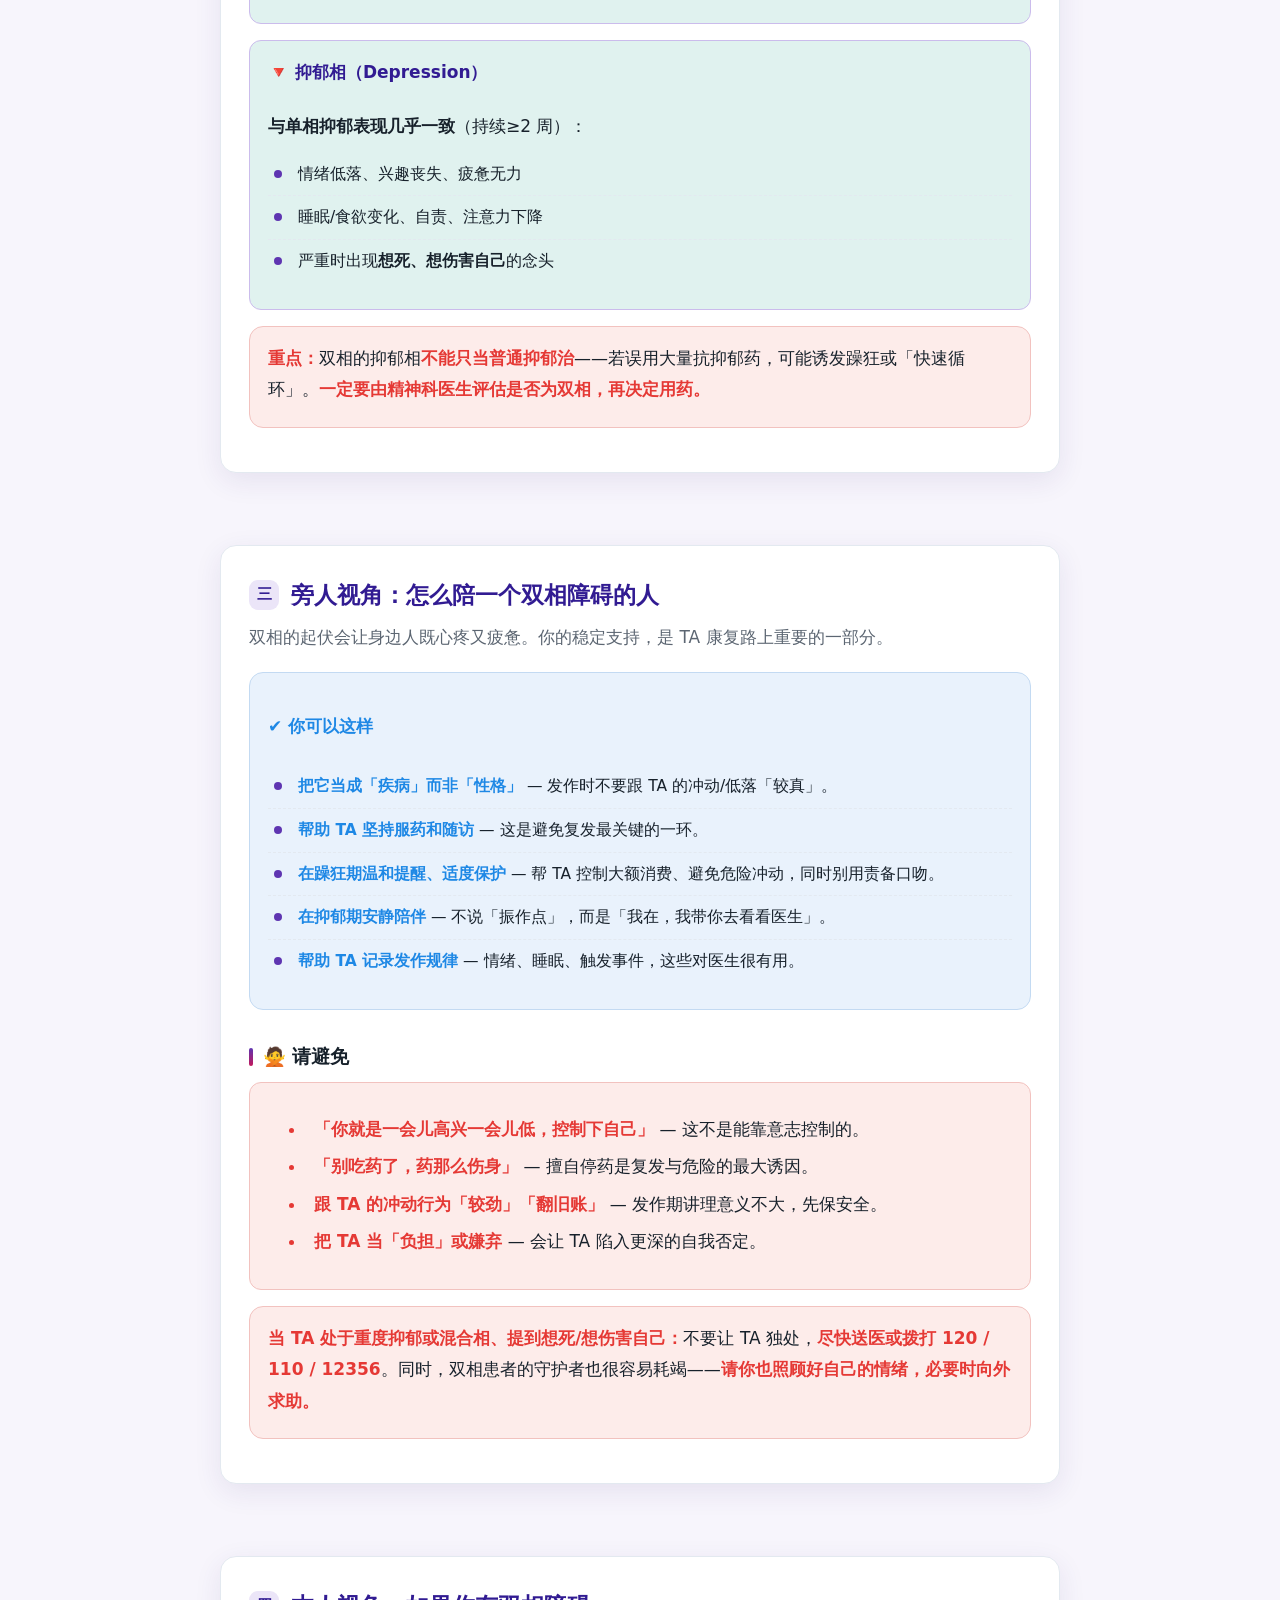
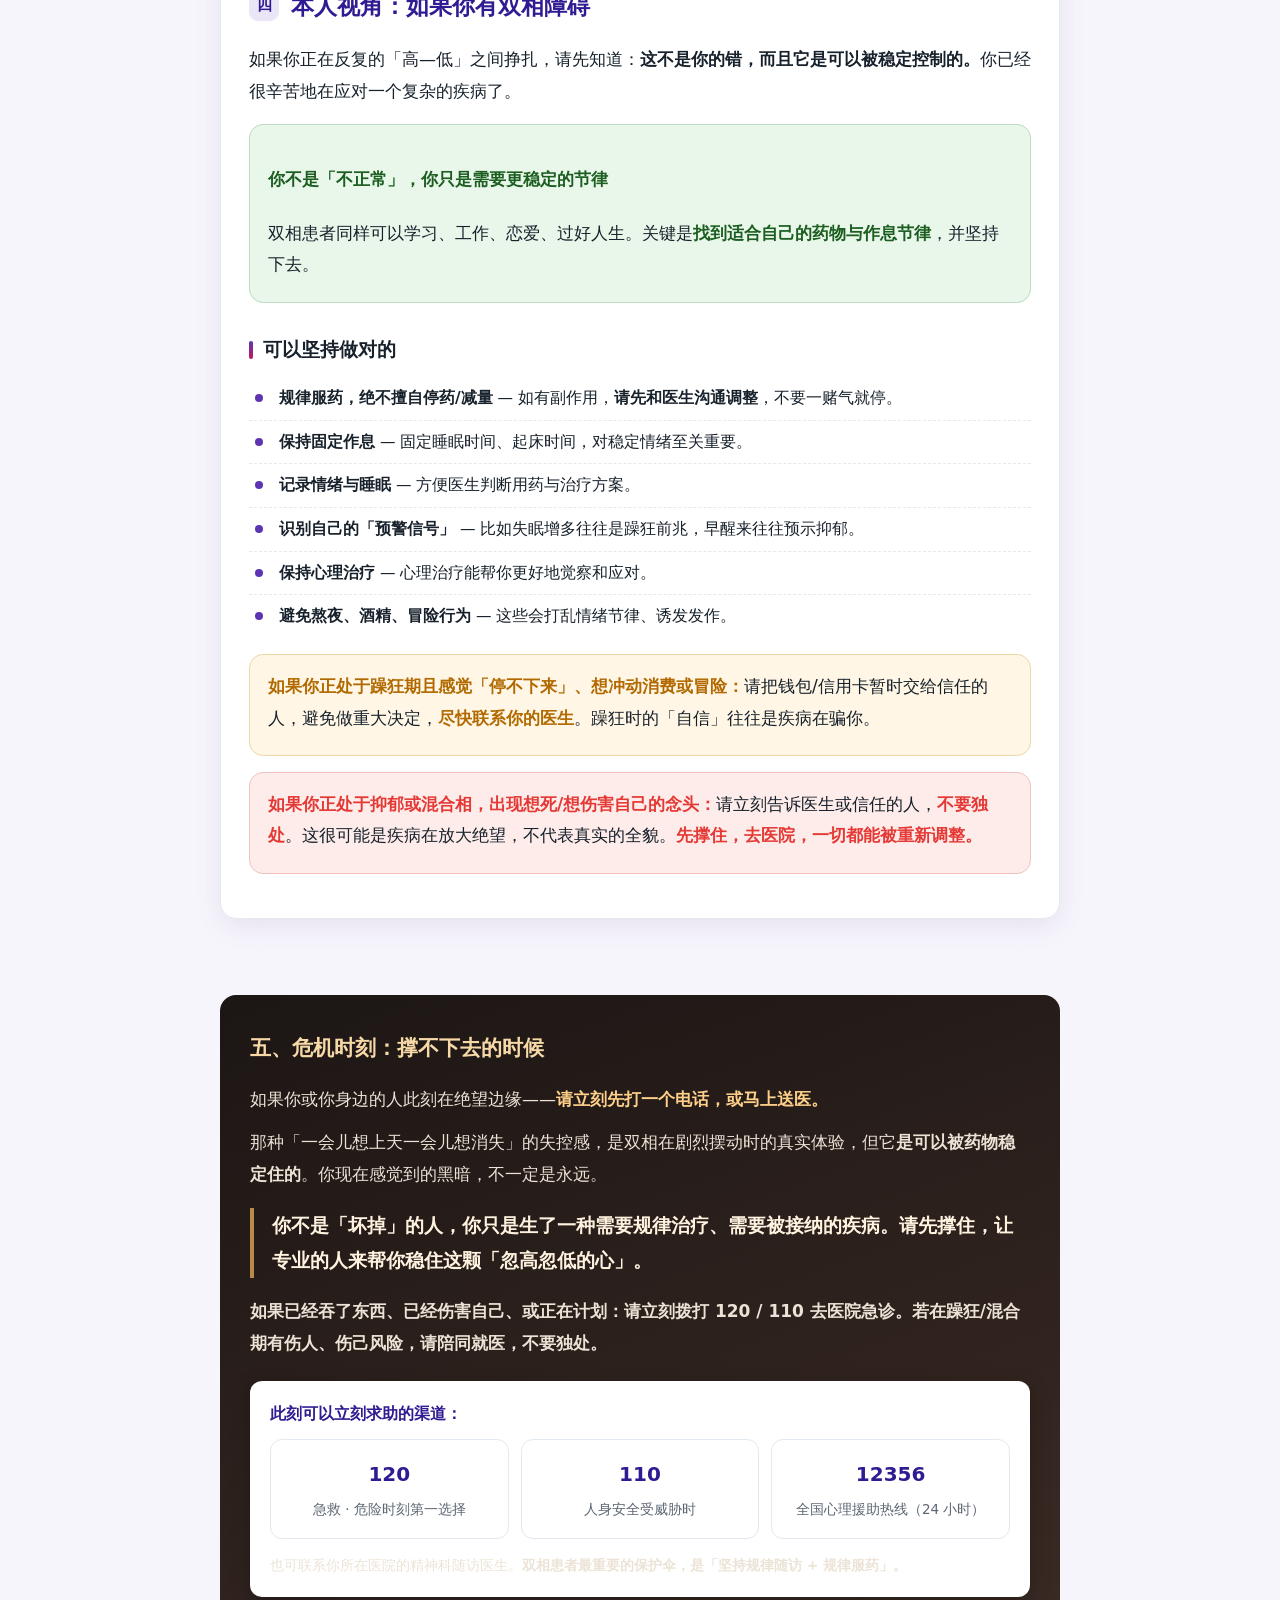
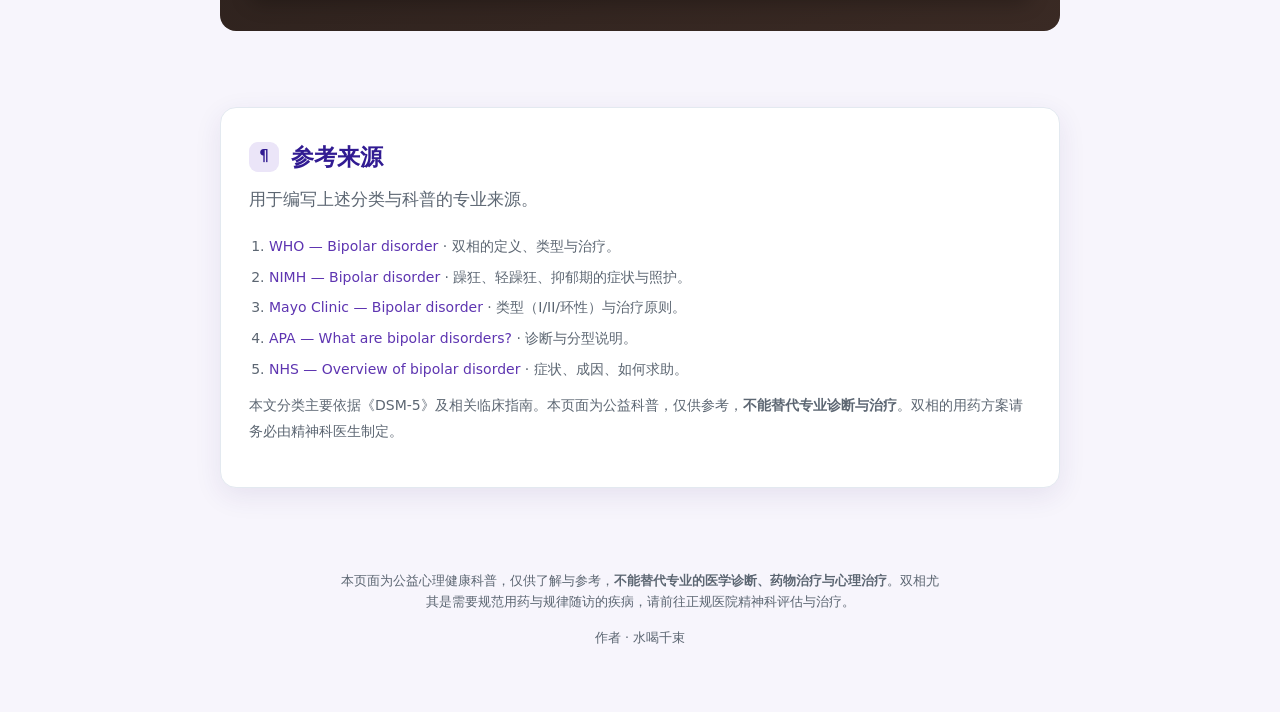
<file: wiki/双向情感障碍.html>
<!DOCTYPE html>
<html lang="zh-CN">
<head>
<meta charset="UTF-8">
<meta name="viewport" content="width=device-width, initial-scale=1, viewport-fit=cover">
<meta name="theme-color" content="#5e35b1">
<title>双相情感障碍：认识、自救与陪伴</title>
<style>
  :root{
    --purple:#5e35b1;
    --purple-dark:#311b92;
    --purple-bg:#ebe5f8;
    --purple-line:#cbbcec;
    --blue:#1e88e5;
    --blue-bg:#e9f2fc;
    --rose:#c2185b;
    --rose-bg:#fbe7ef;
    --teal:#00796b;
    --teal-bg:#e0f2ef;
    --coral:#e53935;
    --coral-bg:#fdecea;
    --coral-line:#f2c2bf;
    --amber:#b26a00;
    --amber-bg:#fff6e6;
    --amber-line:#ecd7a8;
    --green:#1b5e20;
    --green-bg:#e9f6ea;
    --ink:#17212b;
    --muted:#5c6672;
    --line:#e3e9f0;
    --bg:#f7f5fc;
    --card:#ffffff;
    --radius:16px;
    --shadow:0 8px 28px rgba(60,30,110,.09);
    --maxw:880px;
  }
  *{box-sizing:border-box}
  html{scroll-behavior:smooth;-webkit-text-size-adjust:100%}
  body{margin:0;color:var(--ink);background:var(--bg);font-family:"PingFang SC","Microsoft YaHei","Hiragino Sans GB","Segoe UI",system-ui,-apple-system,sans-serif;line-height:1.85;font-size:17px}
  a{color:var(--purple);text-decoration:none}
  a:hover{text-decoration:underline}
  .wrap{max-width:var(--maxw);margin:0 auto;padding:0 20px}
  .topbar{position:sticky;top:0;z-index:50;background:rgba(247,245,252,.9);backdrop-filter:blur(10px);border-bottom:1px solid var(--line)}
  .topbar .wrap{display:flex;align-items:center;justify-content:space-between;height:56px}
  .brand{font-weight:800;letter-spacing:.3px;color:var(--purple-dark);display:flex;align-items:center;gap:9px}
  .brand .dot{width:11px;height:11px;border-radius:50%;background:linear-gradient(135deg,var(--purple),var(--rose));box-shadow:0 0 0 4px rgba(94,53,177,.15)}
  .topnav{display:flex;gap:6px;font-size:14px;flex-wrap:wrap}
  .topnav a{color:var(--muted);padding:6px 9px;border-radius:8px}
  .topnav a:hover{background:var(--purple-bg);color:var(--purple-dark);text-decoration:none}
  .hero{background:radial-gradient(1200px 420px at 15% -10%,rgba(255,255,255,.22),transparent),linear-gradient(135deg,#311b92 0%,#5e35b1 55%,#b39ddb 100%);color:#fff;padding:54px 0 46px;position:relative;overflow:hidden}
  .kicker{display:inline-flex;align-items:center;gap:8px;background:rgba(255,255,255,.18);border:1px solid rgba(255,255,255,.3);padding:6px 15px;border-radius:999px;font-size:13.5px;letter-spacing:.4px;margin-bottom:18px}
  .hero h1{font-size:clamp(26px,5vw,40px);line-height:1.3;margin:0 0 14px;font-weight:900;letter-spacing:.5px}
  .hero .sub{font-size:16.5px;color:#ece6fb;max-width:660px;margin:0}
  .hero .sub b{color:#fff}
  .sos{margin:-24px auto 0;max-width:var(--maxw);position:relative;z-index:5}
  .sos .inner{background:linear-gradient(135deg,#fff0f0,#fff);border:1px solid var(--coral-line);border-left:6px solid var(--coral);border-radius:var(--radius);box-shadow:var(--shadow);padding:24px 26px}
  .sos .inner b{color:var(--coral)}
  .sos .inner p{margin:8px 0;font-size:18px}
  .sos .inner p:first-child{margin-top:0}
  .toc{background:var(--card);border:1px solid var(--line);border-radius:var(--radius);box-shadow:var(--shadow);padding:24px 26px;margin:34px 0}
  .toc h2{margin:0 0 12px;font-size:15px;letter-spacing:1.5px;color:var(--muted);text-transform:uppercase}
  .toc ol{margin:0;padding-left:20px;columns:1;column-gap:30px}
  .toc a{color:var(--ink);display:block;padding:6px 0;border-bottom:1px dashed var(--line)}
  .toc li{break-inside:avoid}
  @media(min-width:640px){.toc ol{columns:2}}
  section{padding:8px 0 20px}
  .card{background:var(--card);border:1px solid var(--line);border-radius:var(--radius);box-shadow:var(--shadow);padding:28px;margin:22px 0}
  h2.sec-title{font-size:23px;font-weight:900;color:var(--purple-dark);margin:0 0 6px;display:flex;align-items:center;gap:12px}
  h2.sec-title .no{flex:none;width:30px;height:30px;border-radius:9px;background:var(--purple-bg);color:var(--purple-dark);display:inline-flex;align-items:center;justify-content:center;font-size:15px;font-weight:800}
  .sec-lead{color:var(--muted);margin:0 0 18px}
  h3.sub{font-size:18.5px;font-weight:800;color:var(--ink);margin:30px 0 8px;display:flex;align-items:center;gap:10px}
  h3.sub::before{content:"";width:4px;height:18px;border-radius:3px;background:linear-gradient(180deg,var(--purple),var(--rose))}
  .box{border-radius:14px;padding:16px 18px;margin:16px 0;border:1px solid}
  .box p{margin:5px 0}
  .box p:first-child{margin-top:0}
  .box.warn{background:var(--coral-bg);border-color:var(--coral-line)}
  .box.warn h4,.box.warn b{color:var(--coral)}
  .box.note{background:var(--amber-bg);border-color:var(--amber-line)}
  .box.note h4,.box.note b{color:var(--amber)}
  .box.info{background:var(--blue-bg);border-color:#c3daf2}
  .box.info h4,.box.info b{color:var(--blue)}
  .box.good{background:var(--green-bg);border-color:#bcdbc0}
  .box.good h4,.box.good b{color:var(--green)}
  .box.rise{background:var(--rose-bg);border-color:#e3b3c9}
  .box.rise h4,.box.rise b{color:var(--rose)}
  .box.low{background:var(--teal-bg);border-color:var(--purple-line)}
  .box.low b{color:var(--purple-dark)}
  .flex2{display:grid;grid-template-columns:1fr;gap:14px}
  @media(min-width:640px){.flex2{grid-template-columns:1fr 1fr}}
  .mini{background:var(--card);border:1px solid var(--line);border-radius:12px;padding:16px 18px}
  .mini.rise{background:var(--rose-bg);border-color:#e3b3c9}
  .mini.low{background:var(--teal-bg);border-color:var(--purple-line)}
  ul.clean{list-style:none;padding-left:0;margin:10px 0}
  ul.clean li{padding:7px 0 7px 30px;position:relative;border-bottom:1px dashed var(--line)}
  ul.clean li::before{content:"";position:absolute;left:6px;top:17px;width:8px;height:8px;border-radius:50%;background:var(--purple)}
  ul.clean li:last-child{border-bottom:none}
  ul.small li{font-size:15.5px}
  .type-grid{display:grid;grid-template-columns:1fr;gap:14px}
  @media(min-width:680px){.type-grid{grid-template-columns:1fr 1fr}}
  .type{background:var(--card);border:1px solid var(--line);border-left:4px solid var(--purple);border-radius:14px;padding:18px 20px;display:flex;flex-direction:column}
  .type.one{border-left-color:var(--rose)}
  .type.two{border-left-color:var(--blue)}
  .type .t{font-weight:900;font-size:17.5px;color:var(--ink);display:flex;flex-wrap:wrap;align-items:baseline;gap:8px}
  .type .t .en{font-size:12.5px;color:var(--muted);font-weight:600;letter-spacing:.3px}
  .type .badge{flex:none;font-size:11.5px;font-weight:800;color:#fff;background:var(--purple);padding:2px 8px;border-radius:6px;letter-spacing:.5px}
  .type.one .badge{background:var(--rose)}
  .type.two .badge{background:var(--blue)}
  .type .d{font-size:15px;color:var(--ink);margin-top:8px}
  .type .d b{color:var(--purple-dark)}
  .step{border-left:3px solid var(--line);padding:2px 0 2px 18px;margin:14px 0}
  .step h4{margin:0 0 4px;font-size:17px;font-weight:800}
  .dont{background:var(--coral-bg);border:1px solid var(--coral-line);border-radius:12px;padding:14px 16px}
  .dont li{margin:6px 0;position:relative;padding-left:8px}
  .dont li::marker{color:var(--coral)}
  .dont b{color:var(--coral)}
  .crisis{background:linear-gradient(160deg,#1c1614,#3a2a24);color:#f3ede4;border-radius:var(--radius);padding:34px 30px;margin:26px 0}
  .crisis h2{color:#f7d9a8;font-size:21px;font-weight:900;margin:0 0 16px}
  .crisis p{color:#ece3d6;margin:12px 0}
  .crisis .hl{color:#ffd08a;font-weight:800}
  .crisis .quote{border-left:4px solid #b98a4a;padding-left:18px;margin:18px 0;font-size:19px;font-weight:700;color:#fff3e0}
  .hotline{background:#fff;color:var(--ink);border-radius:12px;padding:18px 20px;margin-top:22px;box-shadow:0 6px 20px rgba(0,0,0,.25)}
  .hotline h4{margin:0 0 10px;font-size:16px;color:var(--purple-dark)}
  .hotline .num{font-size:22px;font-weight:900;color:var(--coral)}
  .helpline{display:grid;grid-template-columns:1fr;gap:12px}
  @media(min-width:640px){.helpline{grid-template-columns:repeat(3,1fr)}}
  .hp{background:var(--card);border:1px solid var(--line);border-radius:12px;padding:16px 18px;text-align:center}
  .hp .n{font-size:20px;font-weight:900;color:var(--purple-dark)}
  .hp .l{font-size:13.5px;color:var(--muted);margin-top:4px}
  .refs{font-size:14px;color:var(--muted)}
  .refs ol{padding-left:20px;margin:6px 0}
  .refs li{margin:5px 0}
  .refs a{word-break:break-all}
  footer{color:var(--muted);text-align:center;font-size:12.5px;padding:40px 20px 50px}
  footer a{color:var(--muted)}
  footer .dis{max-width:600px;margin:0 auto;line-height:1.7}
  @media print{.topbar{display:none}body{background:#fff;font-size:13px}.card,.toc{box-shadow:none;border-color:#ccc}a{color:#000}}
</style>
</head>
<body>

  <header class="topbar">
    <div class="wrap">
      <div class="brand"><span class="dot"></span>双相情感障碍</div>
      <nav class="topnav">
        <a href="#know">认识</a>
        <a href="#types">类型</a>
        <a href="#phases">发作期</a>
        <a href="#others">旁人版</a>
        <a href="#self">本人版</a>
        <a href="#crisis">求助</a>
      </nav>
    </div>
  </header>

  <section class="hero">
    <div class="wrap">
      <div class="kicker">🌗 不只是心情起伏 · 是一种可治疗的疾病</div>
      <h1>双相情感障碍：<br>认识、自救与陪伴指南</h1>
      <p class="sub">双相（也叫躁郁症）不是「情绪不稳定」「脾气差」，而是<b>一种真实的、有生物学基础的、可以被稳定控制的疾病</b>。它让情绪在「高涨」与「低谷」之间大幅摆动。了解它，才能正确地陪伴与自救。</p>
    </div>
  </section>

  <div class="sos">
    <div class="inner">
      <p>⚠️ <b>如果你或身边人正处在「想伤害自己」的危险边缘：</b></p>
      <p>请<b>立刻拨打 120 / 110</b>，或拨打 <b>全国心理援助热线 12356</b>（24 小时）。</p>
      <p>双相患者在<b>重度抑郁期</b>或<b>混合期（躁狂+抑郁同时存在）</b>，自伤风险会明显升高，<b>千万不要独自硬扛或擅自停药。</b></p>
    </div>
  </div>

  <main class="wrap">

    <nav class="toc">
      <h2>本页目录</h2>
      <ol>
        <li><a href="#know">先搞懂：双相是什么，不是什么</a></li>
        <li><a href="#types">双相的类型（I 型 / II 型 / 环性心境）</a></li>
        <li><a href="#phases">认识三种「相」：躁狂、轻躁狂、抑郁</a></li>
        <li><a href="#others">旁人视角：怎么陪一个双相障碍的人</a></li>
        <li><a href="#self">本人视角：如果你有双相障碍</a></li>
        <li><a href="#crisis">危机时刻：撑不下去的时候</a></li>
        <li><a href="#refs">参考来源</a></li>
      </ol>
    </nav>

    <!-- 认识 -->
    <section id="know">
      <div class="card">
        <h2 class="sec-title"><span class="no">0</span>先搞懂：双相是什么，不是什么</h2>
        <p class="sec-lead">「双相」= 「两个极」（躁狂 / 轻躁狂 与 抑郁）交替或混合出现。</p>
        <div class="box good">
          <p><b>好消息：双相是可控的。</b>通过规范的药物治疗（主要是心境稳定剂，部分用抗精神病药/抗抑郁药）、心理治疗、规律作息，绝大多数人能够稳定情绪、正常生活。关键在<b>坚持规律服药与随访</b>。</p>
        </div>
        <div class="dont">
          <h4 style="color:var(--coral);margin-top:0">这些是误解：</h4>
          <ul>
            <li><b>❌ 「你就是脾气大/矫情/想太多」</b> — 不是性格问题，是疾病。</li>
            <li><b>❌ 「情绪好=病好了，可以停药」</b> — 擅自停药是复发和危险的最常见原因。</li>
            <li><b>❌ 「双相的人都很危险/天才」</b> — 既不该污名化，也不用浪漫化。</li>
            <li><b>❌ 「双相=抑郁症」</b> — 双相较特殊，<b>普通抗抑郁药单用可能反而诱发躁狂或快速循环</b>，必须由精神科医生诊断。</li>
          </ul>
        </div>
      </div>
    </section>

    <!-- 类型 -->
    <section id="types">
      <div class="card">
        <h2 class="sec-title"><span class="no">一</span>双相的类型</h2>
        <p class="sec-lead">双相不是只有一种，主要分为下面几类。诊断需要医生判断，这里帮你了解区别。</p>
        <div class="type-grid">

          <div class="type one">
            <div class="t">双相 I 型 <span class="en">Bipolar I</span> <span class="badge">较重</span></div>
            <div class="d">至少出现过一次<b>完全的躁狂发作</b>（往往较严重，甚至需要住院），可伴或不伴抑郁发作。<b>躁狂是双相 I 的核心标志。</b></div>
          </div>

          <div class="type two">
            <div class="t">双相 II 型 <span class="en">Bipolar II</span> <span class="badge">易被漏诊</span></div>
            <div class="d">有<b>轻躁狂</b>（较轻、较短，可能被当成「状态好」）加上<b>重性抑郁发作</b>。因轻躁狂不明显，<b>常被误诊为普通抑郁症</b>。</div>
          </div>

          <div class="type">
            <div class="t">环性心境障碍 <span class="en">Cyclothymia</span></div>
            <div class="d">持续的（至少 2 年）<b>情绪高低波动</b>，但不曾达到完全的躁狂或重性抑郁标准。像一种「慢性起伏」，同样需要关注与帮助。</div>
          </div>

        </div>
        <div class="box warn">
          <p><b>还有一种更危险、需要警惕的表现：</b>「<b>混合相</b>」——躁狂与抑郁<b>同时出现</b>（如冲动的同时又极度绝望）。这是自伤风险最高的状态之一，<b>要及时就医、不要独处。</b></p>
        </div>
        <div class="box note">
          <p><b>关于「快速循环」与「季节性」：</b>有些患者在一年内发作次数很多（≥4 次，称快速循环），或发作与季节相关。这些信息对医生制定方案很重要，<b>建议记录发作规律</b>。</p>
        </div>
      </div>
    </section>

    <!-- 三相 -->
    <section id="phases">
      <div class="card">
        <h2 class="sec-title"><span class="no">二</span>认识三种「相」</h2>
        <p class="sec-lead">双相的核心是「相」的切换。认识它们，才能及时识别、及时应对。</p>

        <div class="mini rise" style="margin:16px 0">
          <h4 style="color:var(--rose);margin-top:0">🔺 躁狂相（Mania）· 程度较重</h4>
          <p style="margin:8px 0 0"><b>持续（通常≥1 周）</b>异常高涨、易怒或精力充沛，并伴随：</p>
          <ul class="clean small">
            <li>睡眠需求大幅减少（睡 3 小时还很亢奋）</li>
            <li>说话语速快、话多、思绪奔涌「停不下来」</li>
            <li>自我感觉膨胀、觉得自己无所不能</li>
            <li>冲动行为：疯狂消费、超速、冒险、乱性等</li>
            <li>可能伴有<b>幻觉、妄想</b>（需要紧急处理）</li>
          </ul>
        </div>

        <div class="mini low" style="margin:16px 0">
          <h4 style="color:var(--teal);margin-top:0">🌤 轻躁狂相（Hypomania）· 程度较轻</h4>
          <p style="margin:8px 0 0"><b>类似但较轻微、持续时间较短</b>，常被误当成「状态正好」「变开朗了」。特点：</p>
          <ul class="clean small">
            <li>明显更有能量、更健谈、更受欢迎</li>
            <li>睡眠减少但不至于严重受损</li>
            <li>通常不至于严重到需要住院</li>
            <li>关键是：<b>之后往往伴随抑郁回落</b>，呈现「波峰—谷底」循环</li>
          </ul>
        </div>

        <div class="mini low" style="margin:16px 0">
          <h4 style="color:var(--purple-dark);margin-top:0">🔻 抑郁相（Depression）</h4>
          <p style="margin:8px 0 0"><b>与单相抑郁表现几乎一致</b>（持续≥2 周）：</p>
          <ul class="clean small">
            <li>情绪低落、兴趣丧失、疲惫无力</li>
            <li>睡眠/食欲变化、自责、注意力下降</li>
            <li>严重时出现<b>想死、想伤害自己</b>的念头</li>
          </ul>
        </div>

        <div class="box warn">
          <p><b>重点：</b>双相的抑郁相<b>不能只当普通抑郁治</b>——若误用大量抗抑郁药，可能诱发躁狂或「快速循环」。<b>一定要由精神科医生评估是否为双相，再决定用药。</b></p>
        </div>
      </div>
    </section>

    <!-- 旁人视角 -->
    <section id="others">
      <div class="card">
        <h2 class="sec-title"><span class="no">三</span>旁人视角：怎么陪一个双相障碍的人</h2>
        <p class="sec-lead">双相的起伏会让身边人既心疼又疲惫。你的稳定支持，是 TA 康复路上重要的一部分。</p>

        <div class="box info">
          <h4>✔ 你可以这样</h4>
          <ul class="clean small">
            <li><b>把它当成「疾病」而非「性格」</b> — 发作时不要跟 TA 的冲动/低落「较真」。</li>
            <li><b>帮助 TA 坚持服药和随访</b> — 这是避免复发最关键的一环。</li>
            <li><b>在躁狂期温和提醒、适度保护</b> — 帮 TA 控制大额消费、避免危险冲动，同时别用责备口吻。</li>
            <li><b>在抑郁期安静陪伴</b> — 不说「振作点」，而是「我在，我带你去看看医生」。</li>
            <li><b>帮助 TA 记录发作规律</b> — 情绪、睡眠、触发事件，这些对医生很有用。</li>
          </ul>
        </div>

        <h3 class="sub">🙅 请避免</h3>
        <div class="dont">
          <ul>
            <li><b>「你就是一会儿高兴一会儿低，控制下自己」</b> — 这不是能靠意志控制的。</li>
            <li><b>「别吃药了，药那么伤身」</b> — 擅自停药是复发与危险的最大诱因。</li>
            <li><b>跟 TA 的冲动行为「较劲」「翻旧账」</b> — 发作期讲理意义不大，先保安全。</li>
            <li><b>把 TA 当「负担」或嫌弃</b> — 会让 TA 陷入更深的自我否定。</li>
          </ul>
        </div>

        <div class="box warn">
          <p><b>当 TA 处于重度抑郁或混合相、提到想死/想伤害自己：</b>不要让 TA 独处，<b>尽快送医或拨打 120 / 110 / 12356</b>。同时，双相患者的守护者也很容易耗竭——<b>请你也照顾好自己的情绪，必要时向外求助。</b></p>
        </div>
      </div>
    </section>

    <!-- 本人视角 -->
    <section id="self">
      <div class="card">
        <h2 class="sec-title"><span class="no">四</span>本人视角：如果你有双相障碍</h2>
        <p>如果你正在反复的「高—低」之间挣扎，请先知道：<b>这不是你的错，而且它是可以被稳定控制的。</b>你已经很辛苦地在应对一个复杂的疾病了。</p>

        <div class="box good">
          <h4>你不是「不正常」，你只是需要更稳定的节律</h4>
          <p>双相患者同样可以学习、工作、恋爱、过好人生。关键是<b>找到适合自己的药物与作息节律</b>，并坚持下去。</p>
        </div>

        <h3 class="sub">可以坚持做对的</h3>
        <ul class="clean small">
          <li><b>规律服药，绝不擅自停药/减量</b> — 如有副作用，<b>请先和医生沟通调整</b>，不要一赌气就停。</li>
          <li><b>保持固定作息</b> — 固定睡眠时间、起床时间，对稳定情绪至关重要。</li>
          <li><b>记录情绪与睡眠</b> — 方便医生判断用药与治疗方案。</li>
          <li><b>识别自己的「预警信号」</b> — 比如失眠增多往往是躁狂前兆，早醒来往往预示抑郁。</li>
          <li><b>保持心理治疗</b> — 心理治疗能帮你更好地觉察和应对。</li>
          <li><b>避免熬夜、酒精、冒险行为</b> — 这些会打乱情绪节律、诱发发作。</li>
        </ul>

        <div class="box note">
          <p><b>如果你正处于躁狂期且感觉「停不下来」、想冲动消费或冒险：</b>请把钱包/信用卡暂时交给信任的人，避免做重大决定，<b>尽快联系你的医生</b>。躁狂时的「自信」往往是疾病在骗你。</p>
        </div>

        <div class="box warn">
          <p><b>如果你正处于抑郁或混合相，出现想死/想伤害自己的念头：</b>请立刻告诉医生或信任的人，<b>不要独处</b>。这很可能是疾病在放大绝望，不代表真实的全貌。<b>先撑住，去医院，一切都能被重新调整。</b></p>
        </div>
      </div>
    </section>

    <!-- 危机 -->
    <section id="crisis">
      <div class="crisis">
        <h2>五、危机时刻：撑不下去的时候</h2>
        <p>如果你或你身边的人此刻在绝望边缘——<span class="hl">请立刻先打一个电话，或马上送医。</span></p>
        <p>那种「一会儿想上天一会儿想消失」的失控感，是双相在剧烈摆动时的真实体验，但它<b>是可以被药物稳定住的</b>。你现在感觉到的黑暗，不一定是永远。</p>
        <div class="quote">你不是「坏掉」的人，你只是生了一种需要规律治疗、需要被接纳的疾病。请先撑住，让专业的人来帮你稳住这颗「忽高忽低的心」。</div>
        <p><b>如果已经吞了东西、已经伤害自己、或正在计划：请立刻拨打 120 / 110 去医院急诊。若在躁狂/混合期有伤人、伤己风险，请陪同就医，不要独处。</b></p>
        <div class="hotline">
          <h4>此刻可以立刻求助的渠道：</h4>
          <div class="helpline" style="margin-top:8px">
            <div class="hp"><div class="n">120</div><div class="l">急救 · 危险时刻第一选择</div></div>
            <div class="hp"><div class="n">110</div><div class="l">人身安全受威胁时</div></div>
            <div class="hp"><div class="n">12356</div><div class="l">全国心理援助热线（24 小时）</div></div>
          </div>
          <p style="margin-bottom:0;margin-top:14px;font-size:14px">也可联系你所在医院的精神科随访医生。<b>双相患者最重要的保护伞，是「坚持规律随访 + 规律服药」。</b></p>
        </div>
      </div>
    </section>

    <!-- 参考文献 -->
    <section id="refs">
      <div class="card">
        <h2 class="sec-title"><span class="no">¶</span>参考来源</h2>
        <p class="sec-lead">用于编写上述分类与科普的专业来源。</p>
        <div class="refs">
          <ol>
            <li><a href="https://www.who.int/news-room/fact-sheets/detail/bipolar-disorder">WHO — Bipolar disorder</a> · 双相的定义、类型与治疗。</li>
            <li><a href="https://www.nimh.nih.gov/health/topics/bipolar-disorder">NIMH — Bipolar disorder</a> · 躁狂、轻躁狂、抑郁期的症状与照护。</li>
            <li><a href="https://www.mayoclinic.org/diseases-conditions/bipolar-disorder/symptoms-causes/syc-20355909">Mayo Clinic — Bipolar disorder</a> · 类型（I/II/环性）与治疗原则。</li>
            <li><a href="https://www.psychiatry.org/patients-families/bipolar-disorders/what-are-bipolar-disorders">APA — What are bipolar disorders?</a> · 诊断与分型说明。</li>
            <li><a href="https://www.nhs.uk/mental-health/conditions/bipolar-disorder/">NHS — Overview of bipolar disorder</a> · 症状、成因、如何求助。</li>
          </ol>
          <p style="margin-top:10px">本文分类主要依据《DSM-5》及相关临床指南。本页面为公益科普，仅供参考，<b>不能替代专业诊断与治疗</b>。双相的用药方案请务必由精神科医生制定。</p>
        </div>
      </div>
    </section>

    <footer>
      <p class="dis">本页面为公益心理健康科普，仅供了解与参考，<b>不能替代专业的医学诊断、药物治疗与心理治疗</b>。双相尤其是需要规范用药与规律随访的疾病，请前往正规医院精神科评估与治疗。</p>
      <p style="margin-top:14px">作者 · <a href="#">水喝千束</a></p>
    </footer>

  </main>
</body>
</html>
</file>
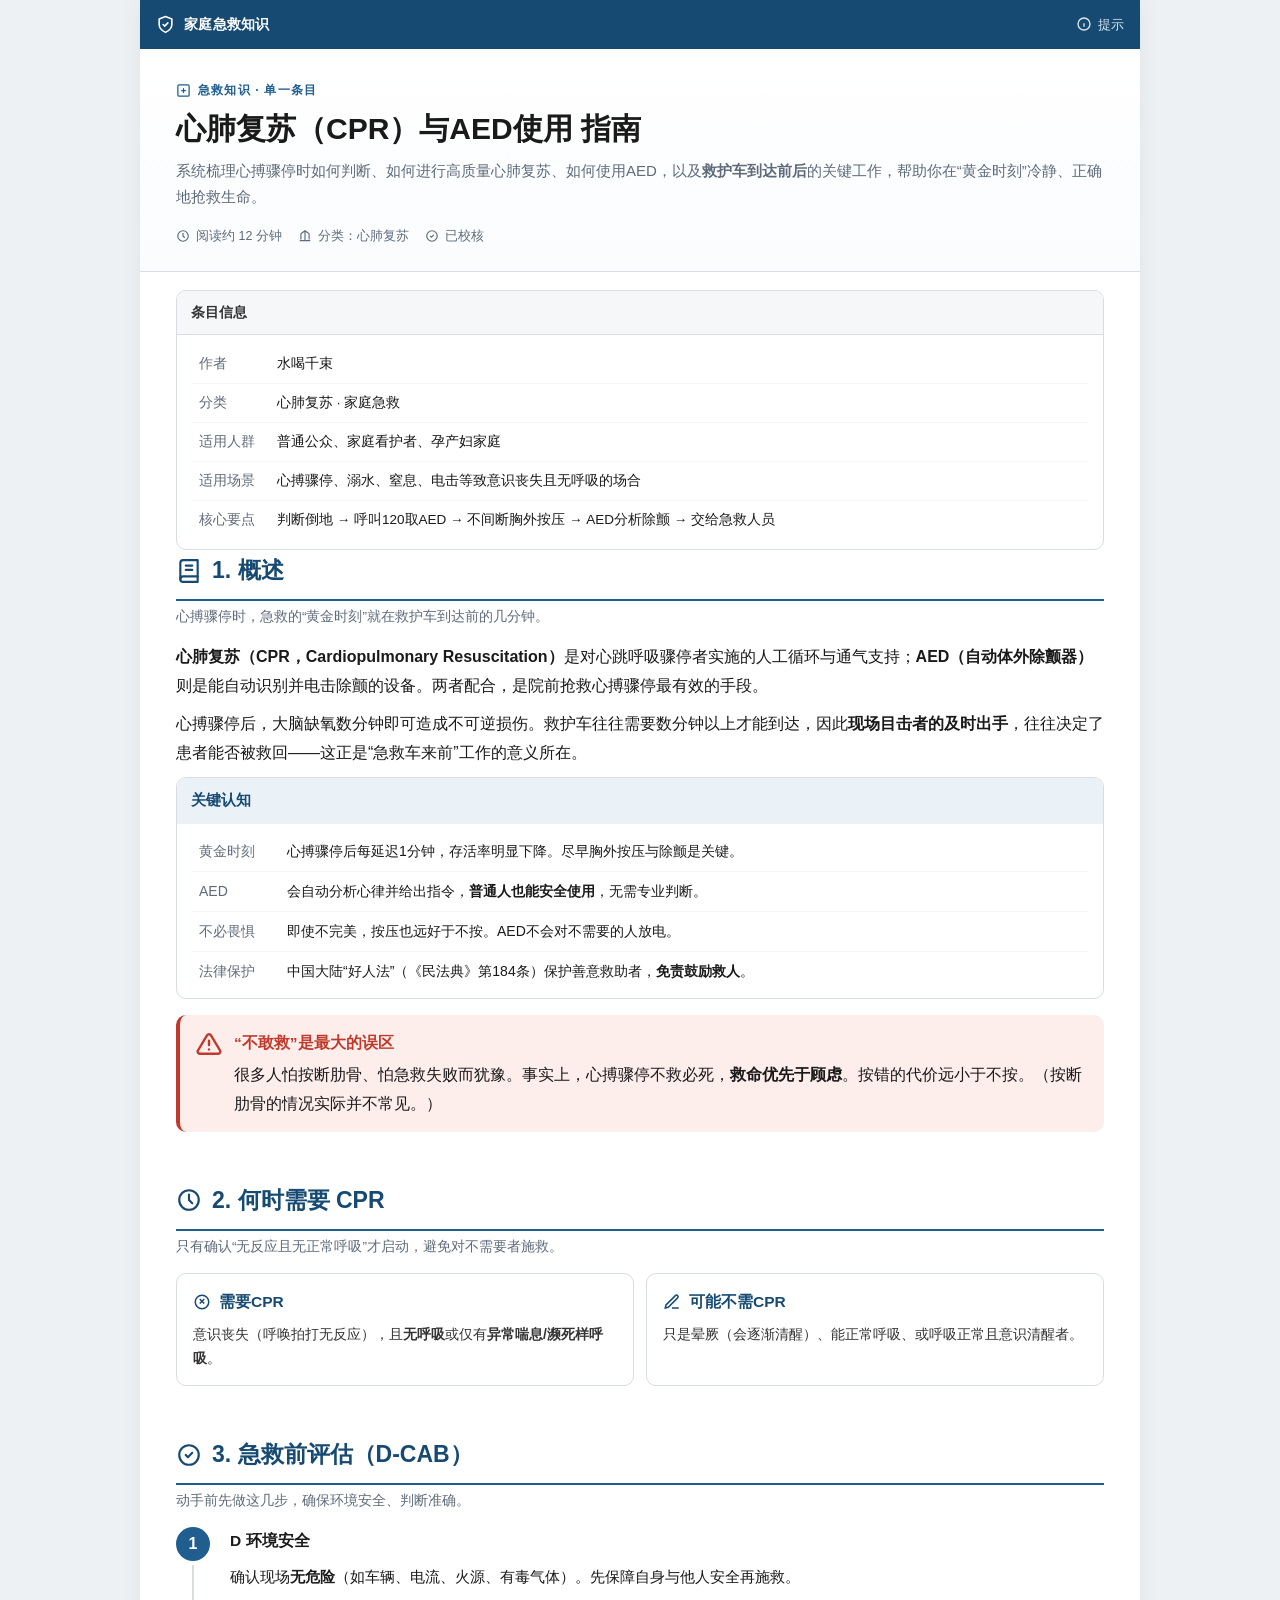
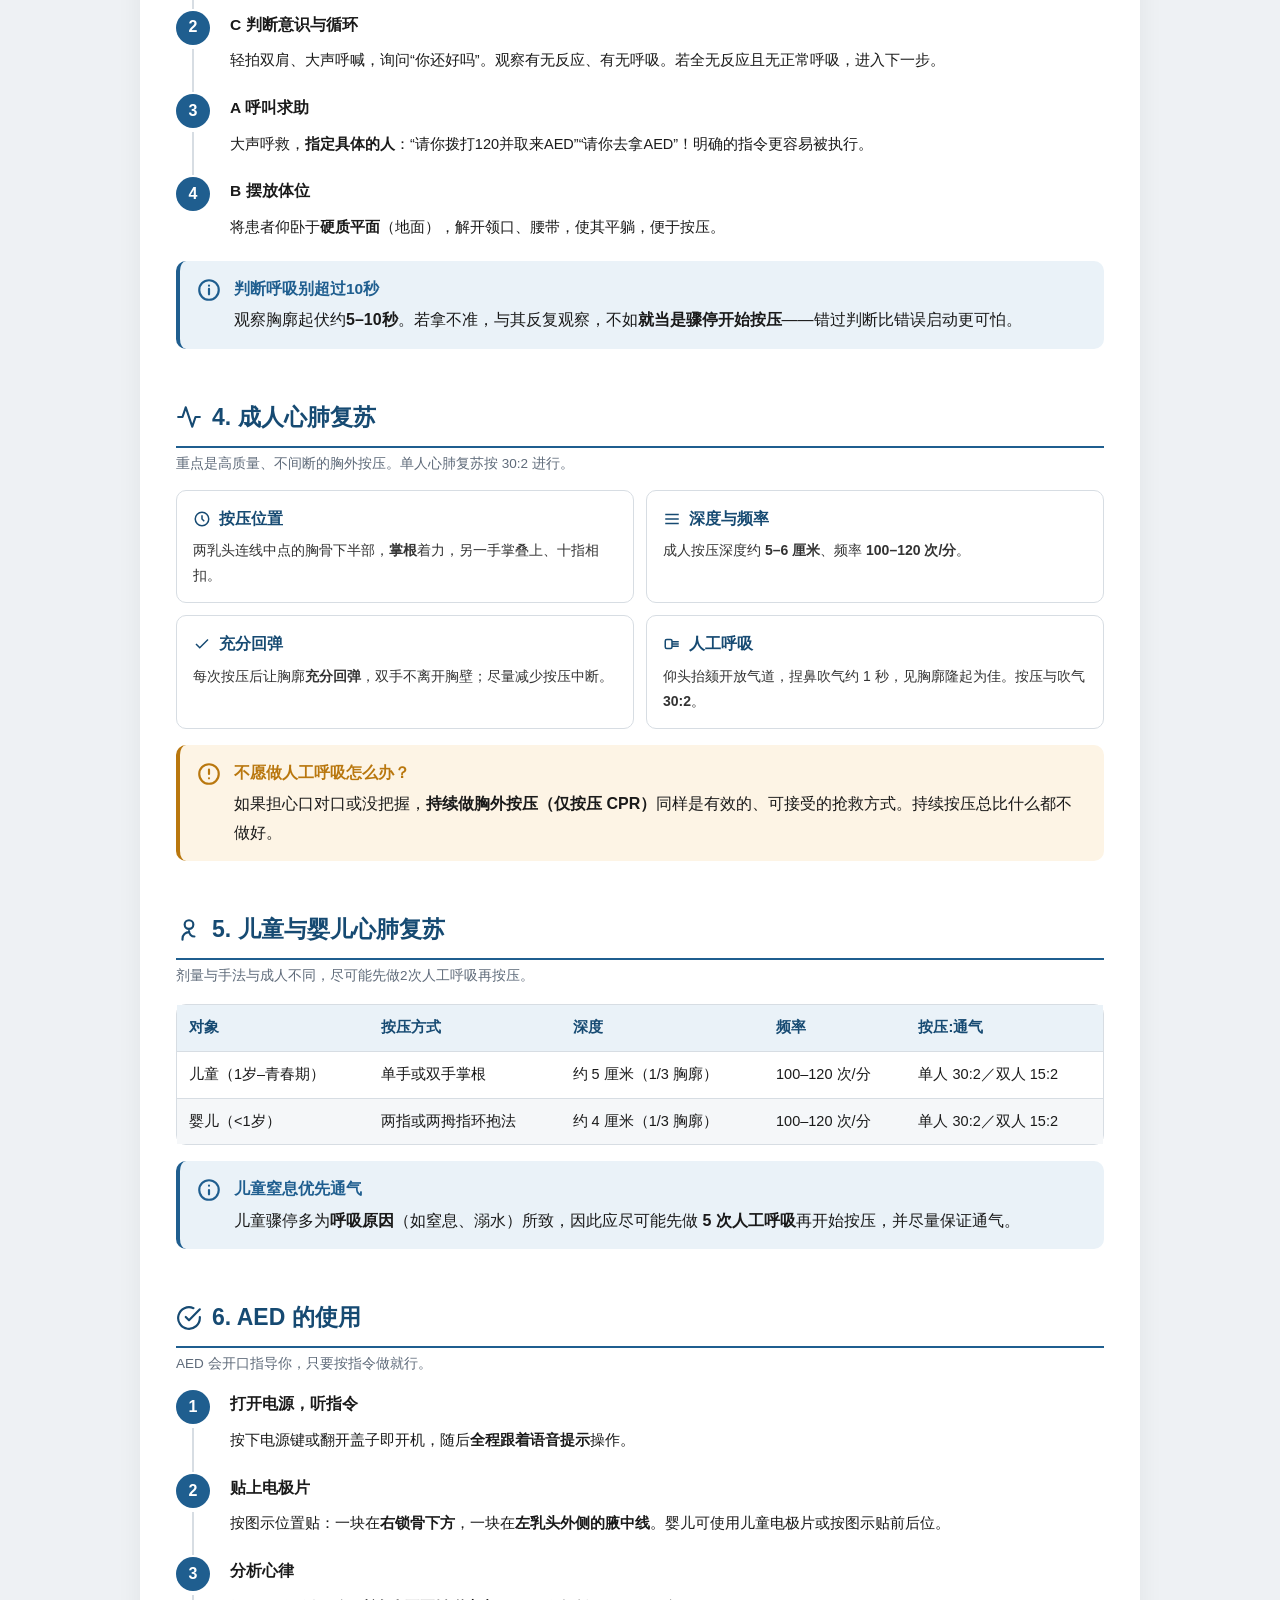
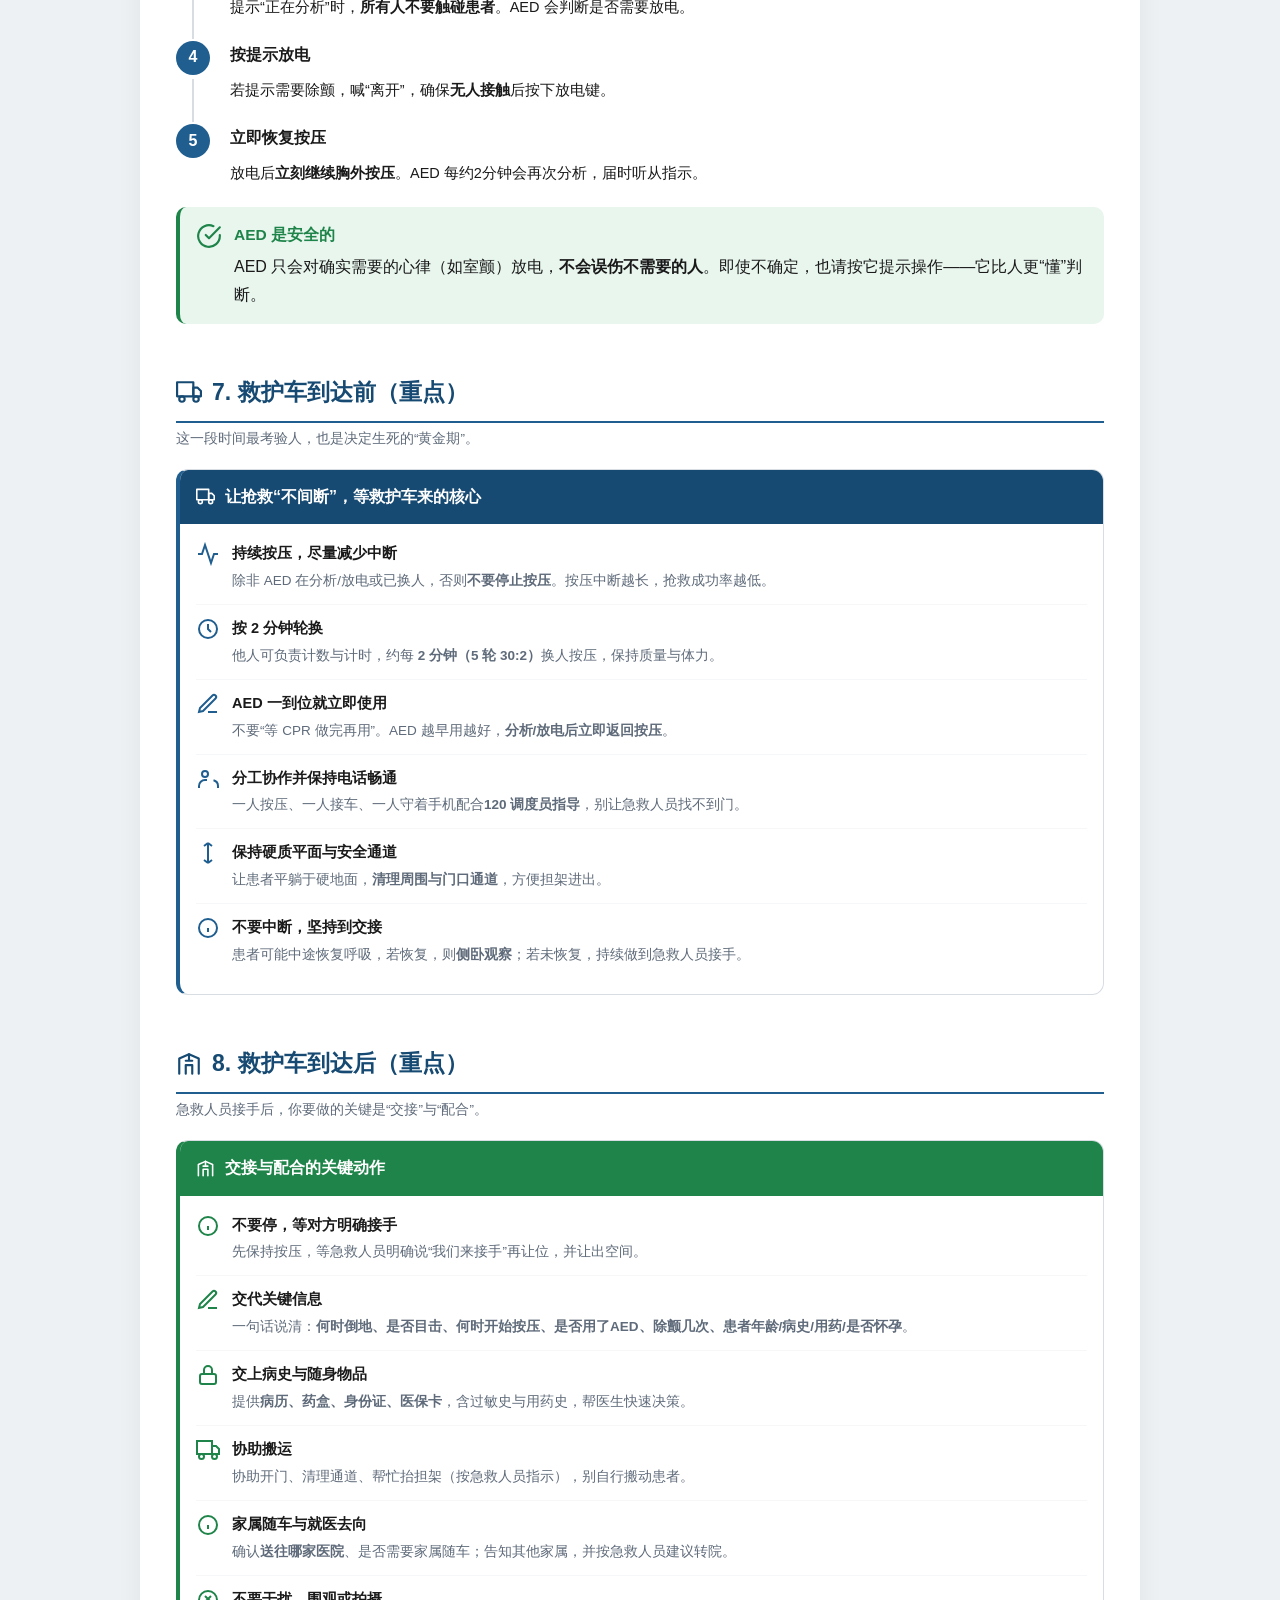
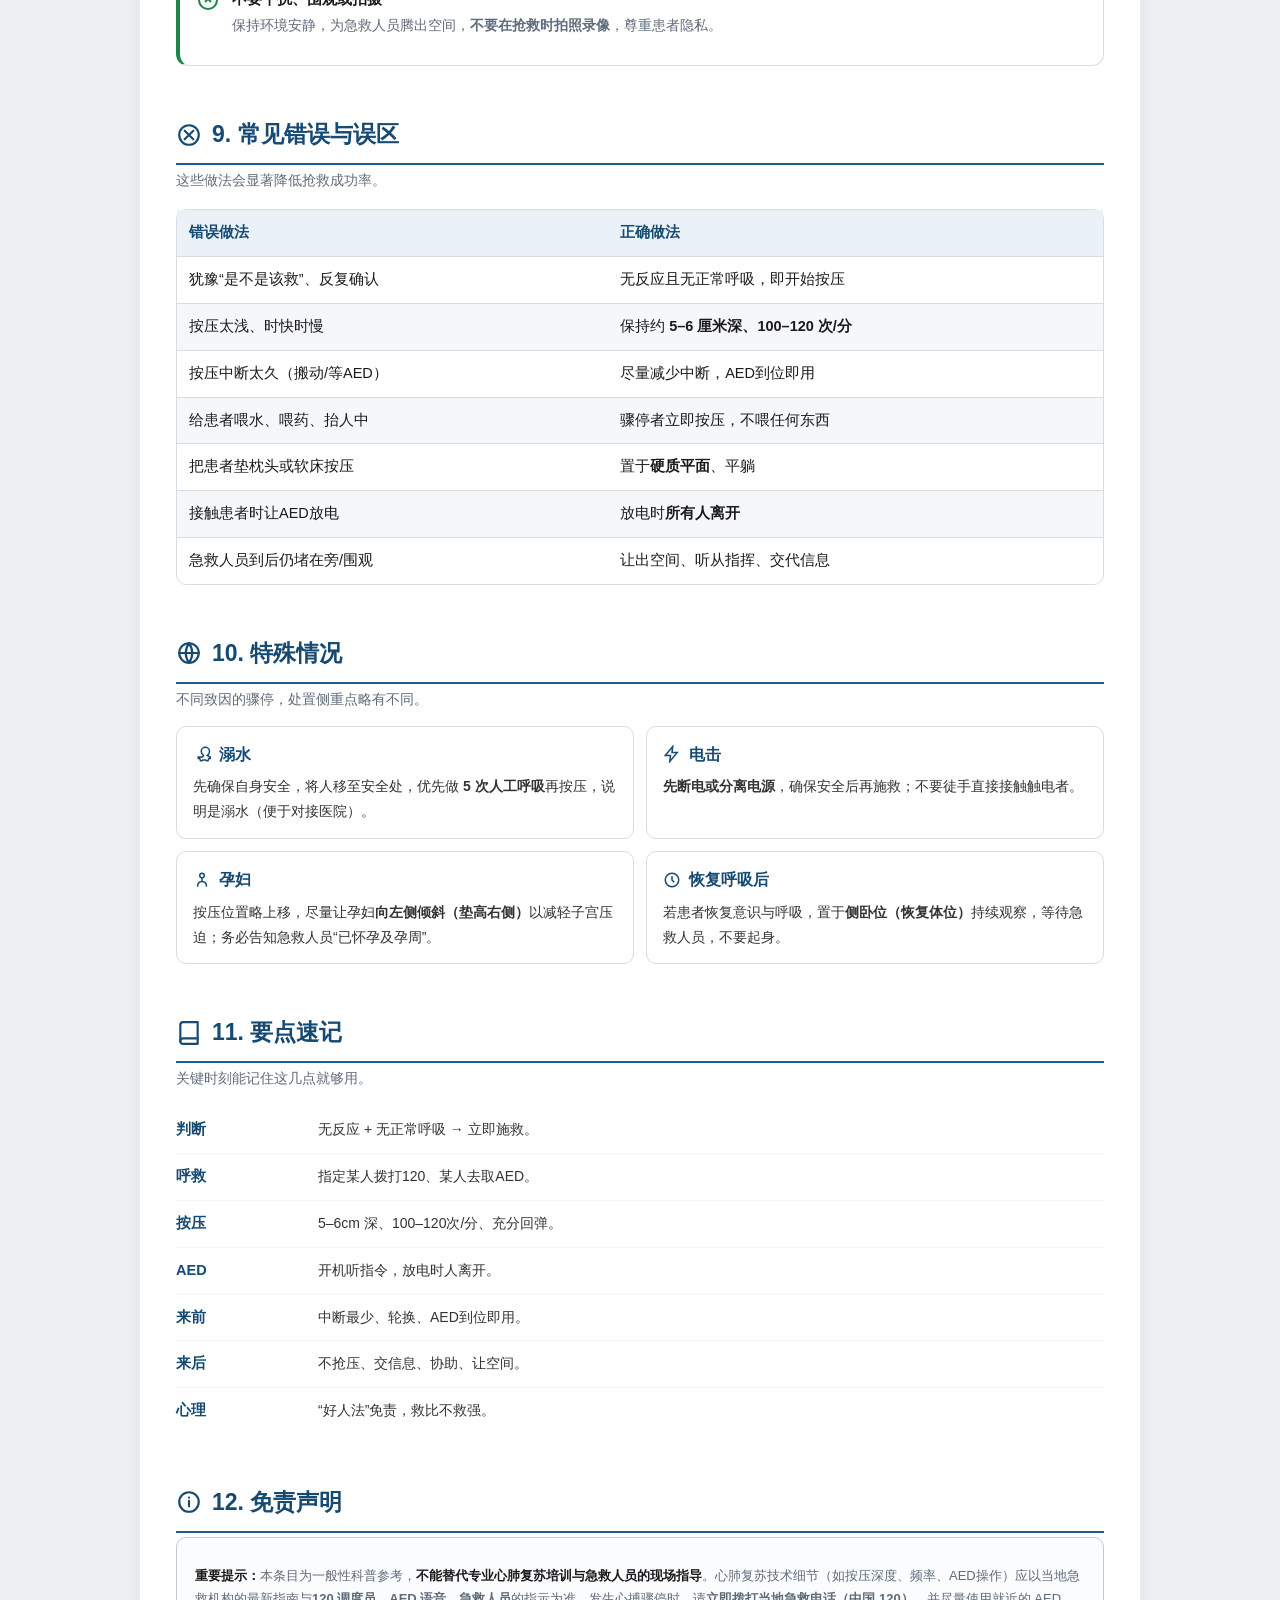
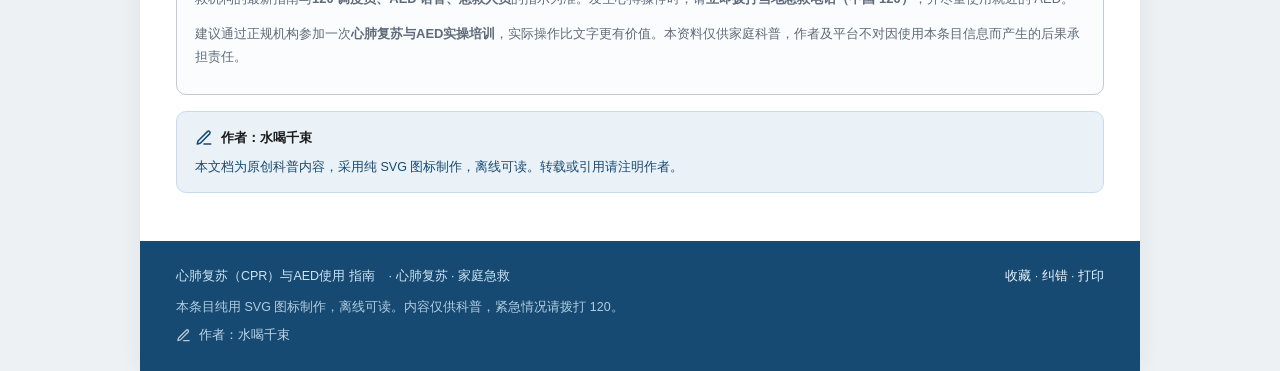
<file: wiki/心肺复苏和如何使用AED.html>
<!DOCTYPE html>
<html lang="zh-CN">
<head>
<meta charset="UTF-8">
<meta name="viewport" content="width=device-width, initial-scale=1.0">
<title>心肺复苏（CPR）与AED使用 指南</title>
<style>
  :root{
    --ink:#1a1a1a; --ink-2:#333; --ink-3:#5f6b7a;
    --line:#d7dde3; --line-2:#c2cbd4;
    --brand:#1f5e8f; --brand-dark:#164a72; --brand-soft:#eaf2f8;
    --warn:#c0392b; --warn-soft:#fdeeec;
    --ok:#1e8449; --ok-soft:#e8f6ee;
    --amber:#b9770e; --amber-soft:#fdf4e5;
    --gray-soft:#f5f7f9;
  }
  *{box-sizing:border-box;}
  html{scroll-behavior:smooth;}
  body{
    margin:0; background:#eef1f4; color:var(--ink);
    font-family:"PingFang SC","Microsoft YaHei","Hiragino Sans GB","Noto Sans CJK SC",sans-serif;
    font-size:16px; line-height:1.78;
  }
  a{color:var(--brand); text-decoration:none;}
  a:hover{text-decoration:underline;}
  .wrap{max-width:900px; margin:0 auto; background:#fff; box-shadow:0 0 24px rgba(0,0,0,.06);}

  .topbar{
    background:var(--brand-dark); color:#fff; padding:12px 16px;
    display:flex; align-items:center; gap:10px; font-size:14px;
  }
  .topbar .brand{display:flex; align-items:center; gap:9px; font-weight:700; letter-spacing:.02em;}
  .topbar .spacer{flex:1;}
  .topbar a{color:#cfe3f3;}
  .topbar .icon-btn{display:flex; align-items:center; gap:6px; color:#dbe8f2; font-size:13px;}

  header.hero{padding:22px 18px; border-bottom:1px solid var(--line); background:linear-gradient(180deg,#fff,#fafcfe);}
  header.hero .eyebrow{
    display:inline-flex; align-items:center; gap:7px; color:var(--brand);
    font-size:12px; letter-spacing:.1em; font-weight:700; margin-bottom:8px;
  }
  header.hero h1{font-size:24px; margin:0 0 8px; line-height:1.35;}
  header.hero .lead{color:var(--ink-3); font-size:14.5px; margin:0;}
  .meta-row{display:flex; flex-wrap:wrap; gap:8px 16px; margin-top:14px; font-size:12.5px; color:var(--ink-3);}
  .meta-row span{display:inline-flex; align-items:center; gap:6px;}

  .entry-info{margin:14px 16px; border:1px solid var(--line); border-radius:10px; overflow:hidden;}
  .entry-info .ei-head{background:var(--gray-soft); padding:9px 14px; font-weight:700; color:var(--ink-2); font-size:14px; border-bottom:1px solid var(--line);}
  .entry-info .ei-body{padding:10px 14px;}
  .entry-info table{width:100%; border-collapse:collapse; font-size:13.5px;}
  .entry-info table td{padding:7px 8px; border-bottom:1px solid var(--gray-soft); vertical-align:top;}
  .entry-info table tr:last-child td{border-bottom:none;}
  .entry-info table td:first-child{width:78px; color:var(--ink-3);}

  .toc-mobile{display:block; margin:6px 16px 14px; border:1px solid var(--line); border-radius:10px; background:var(--gray-soft); overflow:hidden;}
  .toc-mobile summary{
    list-style:none; cursor:pointer; padding:13px 16px; font-weight:700; font-size:15px;
    color:var(--brand-dark); display:flex; align-items:center; gap:10px; user-select:none;
  }
  .toc-mobile summary::-webkit-details-marker{display:none;}
  .toc-mobile summary .chev{margin-left:auto; transition:transform .2s;}
  .toc-mobile[open] summary .chev{transform:rotate(180deg);}
  .toc-mobile ul{list-style:none; margin:0; padding:2px 16px 14px;}
  .toc-mobile li{margin:3px 0;}
  .toc-mobile a{display:block; color:var(--ink-3); font-size:13.5px; padding:5px 8px; border-radius:6px;}
  .toc-mobile a:hover{background:var(--brand-soft); color:var(--brand); text-decoration:none;}

  main{padding:0 4px;}
  section{margin-bottom:32px; scroll-margin-top:12px; padding:0 16px;}
  section > h2{
    font-size:20px; color:var(--brand-dark); margin:0 0 4px; padding-bottom:8px;
    border-bottom:2px solid var(--brand); display:flex; align-items:center; gap:10px;
  }
  section > h2 .h-ico{flex-shrink:0; width:26px; height:26px;}
  section .sub{color:var(--ink-3); font-size:13.5px; margin:0 0 14px;}

  h3{font-size:17px; color:var(--ink-2); margin:24px 0 8px; display:flex; align-items:center; gap:8px;}
  h3 .h-ico{width:21px; height:21px;}
  h4{font-size:15.5px; color:var(--ink-2); margin:18px 0 6px;}
  p{margin:10px 0;}
  ul,ol{margin:10px 0 10px 4px; padding-left:20px;}
  li{margin:6px 0;}
  strong{color:var(--ink);}

  .callout{border-radius:10px; padding:14px 16px; margin:16px 0; border-left:4px solid; display:flex; gap:12px; align-items:flex-start;}
  .callout .c-ico{flex-shrink:0; width:26px; height:26px; margin-top:2px;}
  .callout .c-title{font-weight:700; font-size:15.5px; margin:0 0 4px;}
  .callout p{margin:0;}
  .callout ul{margin:0; padding-left:18px; font-size:14.5px;}
  .callout.danger{background:var(--warn-soft); border-color:var(--warn);}
  .callout.danger .c-title{color:var(--warn);}
  .callout.ok{background:var(--ok-soft); border-color:var(--ok);}
  .callout.ok .c-title{color:var(--ok);}
  .callout.info{background:var(--brand-soft); border-color:var(--brand);}
  .callout.info .c-title{color:var(--brand);}
  .callout.amber{background:var(--amber-soft); border-color:var(--amber);}
  .callout.amber .c-title{color:var(--amber);}

  .infobox{border:1px solid var(--line); border-radius:10px; overflow:hidden; margin:0 0 8px;}
  .infobox .ib-head{background:var(--brand-soft); padding:10px 14px; font-weight:700; color:var(--brand-dark); font-size:14.5px;}
  .infobox .ib-body{padding:8px 14px;}
  .infobox table{width:100%; border-collapse:collapse; font-size:13.5px;}
  .infobox table td{padding:7px 8px; border-bottom:1px solid var(--gray-soft); vertical-align:top;}
  .infobox table tr:last-child td{border-bottom:none;}
  .infobox table td:first-child{width:88px; color:var(--ink-3);}

  .table-scroll{overflow-x:auto; -webkit-overflow-scrolling:touch; margin:16px 0; border:1px solid var(--line); border-radius:10px;}
  table.data{width:100%; border-collapse:collapse; font-size:13.5px; min-width:560px;}
  table.data th, table.data td{border-bottom:1px solid var(--line); padding:10px 12px; text-align:left; vertical-align:top;}
  table.data thead th{background:var(--brand-soft); color:var(--brand-dark); font-weight:700;}
  table.data tbody tr:last-child td{border-bottom:none;}
  table.data tbody tr:nth-child(even){background:var(--gray-soft);}

  .tag{display:inline-block; padding:2px 8px; border-radius:20px; font-size:11.5px; font-weight:600; margin-right:5px;}
  .tag.red{background:var(--warn-soft); color:var(--warn);}
  .tag.amber{background:var(--amber-soft); color:var(--amber);}
  .tag.green{background:var(--ok-soft); color:var(--ok);}
  .tag.blue{background:var(--brand-soft); color:var(--brand);}

  .grid{display:grid; grid-template-columns:1fr; gap:12px;}
  .card{border:1px solid var(--line); border-radius:10px; padding:14px 16px; background:#fff;}
  .card h4{margin:0 0 6px; font-size:15.5px; color:var(--brand-dark); display:flex; align-items:center; gap:8px;}
  .card p{margin:0; font-size:14px; color:var(--ink-2);}
  .card svg{flex-shrink:0;}

  .steps{list-style:none; margin:14px 0; padding:0;}
  .steps > li{position:relative; padding:0 0 0 46px; margin:0 0 20px;}
  .steps > li::before{
    counter-increment:step; content:counter(step); position:absolute; left:0; top:0;
    width:31px; height:31px; border-radius:50%; background:var(--brand); color:#fff;
    font-weight:700; display:flex; align-items:center; justify-content:center; font-size:15px;
  }
  .steps{counter-reset:step;}
  .steps > li::after{content:""; position:absolute; left:15px; top:38px; width:2px; bottom:-18px; background:var(--line);}
  .steps > li:last-child::after{display:none;}
  .steps .step-title{font-weight:700; font-size:15.5px;}
  .steps p{font-size:14.5px;}

  /* Phase blocks (before/after ambulance) */
  .phase{border:1px solid var(--line); border-radius:12px; overflow:hidden; margin:18px 0;}
  .phase .ph-head{display:flex; align-items:center; gap:10px; padding:13px 16px; color:#fff; font-weight:700; font-size:16px;}
  .phase .ph-body{padding:6px 16px 16px;}
  .phase .ph-item{display:flex; gap:12px; padding:11px 0; border-bottom:1px solid var(--gray-soft); align-items:flex-start;}
  .phase .ph-item:last-child{border-bottom:none;}
  .phase .ph-ico{flex-shrink:0; width:24px; height:24px; margin-top:1px;}
  .phase .ph-label{font-weight:700; font-size:14.5px;}
  .phase .ph-tip{font-size:13.5px; color:var(--ink-3); margin-top:2px;}

  .do-dont{display:grid; grid-template-columns:1fr; gap:12px;}
  .do-dont .col{border-radius:10px; padding:14px 16px;}
  .do-dont .col h4{margin:0 0 10px; font-size:15.5px; display:flex; align-items:center; gap:8px;}
  .do-dont .col ul{margin:0; padding-left:20px; font-size:14.5px;}
  .do-dont .do{background:var(--ok-soft); border:1px solid #b7ddc7;}
  .do-dont .do h4{color:var(--ok);}
  .do-dont .dont{background:var(--warn-soft); border:1px solid #efb9b1;}
  .do-dont .dont h4{color:var(--warn);}

  .term-list{margin:16px 0;}
  .term-item{border-bottom:1px solid var(--gray-soft); padding:10px 0; display:flex; gap:12px; align-items:flex-start;}
  .term-item:last-child{border-bottom:none;}
  .term-item .t{flex-shrink:0; width:108px; font-weight:700; color:var(--brand-dark); font-size:14px;}
  .term-item .d{font-size:13.5px; color:var(--ink-2);}

  .disclaimer{border:1px solid var(--line-2); background:#fbfcfd; border-radius:10px; padding:16px 18px; font-size:13px; color:var(--ink-3);}
  .credit{margin-top:16px; border-radius:10px; padding:14px 18px; font-size:13px; background:var(--brand-soft); color:var(--brand-dark); border:1px solid #c5dcef;}

  footer{background:var(--brand-dark); color:#cfe3f3; padding:20px 18px; font-size:12.5px;}
  footer .row{display:flex; flex-wrap:wrap; gap:14px; align-items:center;}
  footer a{color:#eaf3fb;}
  footer .copy{margin-top:10px; opacity:.85; line-height:1.7;}
  footer .sign{margin-top:6px; opacity:.9; display:flex; align-items:center; gap:8px;}

  .top{position:fixed; right:16px; bottom:20px; width:42px; height:42px; border-radius:50%;
    background:var(--brand); color:#fff; display:flex; align-items:center; justify-content:center;
    box-shadow:0 4px 12px rgba(0,0,0,.2); cursor:pointer; border:none; opacity:0; pointer-events:none; transition:opacity .2s; z-index:50;}
  .top.show{opacity:1; pointer-events:auto;}
  .top svg{width:20px; height:20px;}

  @media(min-width:920px){
    .wrap{max-width:1000px;}
    header.hero{padding:30px 36px 24px;}
    header.hero h1{font-size:30px;}
    header.hero .lead{font-size:15px;}
    .entry-info{margin:18px 36px 0;}
    .toc-mobile{display:none;}
    main{padding:0;}
    section{padding:0 36px; margin-bottom:48px;}
    section > h2{font-size:23px;}
    .grid{grid-template-columns:1fr 1fr;}
    .do-dont{grid-template-columns:1fr 1fr;}
    .steps > li{padding-left:54px;}
    .steps > li::before{width:34px;height:34px;font-size:16px;}
    .steps > li::after{left:16px;}
    footer{padding:24px 36px;}
    .table-scroll{overflow:visible;}
    table.data{min-width:0; font-size:14.5px;}
    .infobox table{font-size:14px;}
    .term-item .t{width:130px; font-size:14.5px;}
    .term-item .d{font-size:14px;}
  }
</style>
</head>
<body>
<div class="wrap">

  <!-- Top bar -->
  <div class="topbar">
    <span class="brand">
      <svg width="19" height="19" viewBox="0 0 24 24" fill="none" stroke="#fff" stroke-width="2" stroke-linecap="round" stroke-linejoin="round"><path d="M12 22s8-4 8-10V5l-8-3-8 3v7c0 6 8 10 8 10z"/><path d="M9 12l2 2 4-4"/></svg>
      家庭急救知识
    </span>
    <span class="spacer"></span>
    <a class="icon-btn" href="#disclaimer">
      <svg width="16" height="16" viewBox="0 0 24 24" fill="none" stroke="currentColor" stroke-width="2"><circle cx="12" cy="12" r="9"/><path d="M12 11v5M12 8h.01"/></svg>
      提示
    </a>
  </div>

  <!-- Hero -->
  <header class="hero">
    <div class="eyebrow">
      <svg width="15" height="15" viewBox="0 0 24 24" fill="none" stroke="currentColor" stroke-width="2" stroke-linecap="round"><rect x="3" y="3" width="18" height="18" rx="2"/><path d="M9 12h6M12 9v6"/></svg>
      急救知识 · 单一条目
    </div>
    <h1>心肺复苏（CPR）与AED使用 指南</h1>
    <p class="lead">系统梳理心搏骤停时如何判断、如何进行高质量心肺复苏、如何使用AED，以及<b>救护车到达前后</b>的关键工作，帮助你在“黄金时刻”冷静、正确地抢救生命。</p>
    <div class="meta-row">
      <span><svg width="14" height="14" viewBox="0 0 24 24" fill="none" stroke="currentColor" stroke-width="2"><circle cx="12" cy="12" r="9"/><path d="M12 7v5l3 3"/></svg>阅读约 12 分钟</span>
      <span><svg width="14" height="14" viewBox="0 0 24 24" fill="none" stroke="currentColor" stroke-width="2"><path d="M12 3v18M5 8l7-5 7 5M5 8v10M19 8v10M3 20h18"/></svg>分类：心肺复苏</span>
      <span><svg width="14" height="14" viewBox="0 0 24 24" fill="none" stroke="currentColor" stroke-width="2"><circle cx="12" cy="12" r="9"/><path d="M9 12l2 2 4-4"/></svg>已校核</span>
    </div>
  </header>

  <!-- Entry info -->
  <div class="entry-info">
    <div class="ei-head">条目信息</div>
    <div class="ei-body">
      <table>
        <tr><td>作者</td><td>水喝千束</td></tr>
        <tr><td>分类</td><td>心肺复苏 · 家庭急救</td></tr>
        <tr><td>适用人群</td><td>普通公众、家庭看护者、孕产妇家庭</td></tr>
        <tr><td>适用场景</td><td>心搏骤停、溺水、窒息、电击等致意识丧失且无呼吸的场合</td></tr>
        <tr><td>核心要点</td><td>判断倒地 → 呼叫120取AED → 不间断胸外按压 → AED分析除颤 → 交给急救人员</td></tr>
      </table>
    </div>
  </div>

  <!-- Mobile TOC -->
  <details class="toc-mobile">
    <summary>
      <svg width="18" height="18" viewBox="0 0 24 24" fill="none" stroke="currentColor" stroke-width="2" stroke-linecap="round"><path d="M3 6h18M3 12h18M3 18h18"/></svg>
      目录
      <svg class="chev" width="18" height="18" viewBox="0 0 24 24" fill="none" stroke="currentColor" stroke-width="2" stroke-linecap="round" stroke-linejoin="round"><path d="M6 9l6 6 6-6"/></svg>
    </summary>
    <ul>
      <li><a href="#overview">1. 概述</a></li>
      <li><a href="#assess">2. 何时需要CPR</a></li>
      <li><a href="#assess2">3. 急救前评估</a></li>
      <li><a href="#adult">4. 成人心肺复苏</a></li>
      <li><a href="#child">5. 儿童与婴儿</a></li>
      <li><a href="#aed">6. AED的使用</a></li>
      <li><a href="#before">7. 救护车到达前</a></li>
      <li><a href="#after">8. 救护车到达后</a></li>
      <li><a href="#errors">9. 常见错误与误区</a></li>
      <li><a href="#special">10. 特殊情况</a></li>
      <li><a href="#terms">11. 要点速记</a></li>
      <li><a href="#disclaimer">12. 免责声明</a></li>
    </ul>
  </details>

  <main>
    <!-- 1 Overview -->
    <section id="overview">
      <h2>
        <svg class="h-ico" viewBox="0 0 24 24" fill="none" stroke="currentColor" stroke-width="2" stroke-linecap="round" stroke-linejoin="round"><path d="M4 19.5A2.5 2.5 0 0 1 6.5 17H20"/><path d="M6.5 2H20v20H6.5A2.5 2.5 0 0 1 4 19.5v-15A2.5 2.5 0 0 1 6.5 2z"/><path d="M9 7h6M9 11h6"/></svg>
        1. 概述
      </h2>
      <p class="sub">心搏骤停时，急救的“黄金时刻”就在救护车到达前的几分钟。</p>
      <p><b>心肺复苏（CPR，Cardiopulmonary Resuscitation）</b>是对心跳呼吸骤停者实施的人工循环与通气支持；<b>AED（自动体外除颤器）</b>则是能自动识别并电击除颤的设备。两者配合，是院前抢救心搏骤停最有效的手段。</p>
      <p>心搏骤停后，大脑缺氧数分钟即可造成不可逆损伤。救护车往往需要数分钟以上才能到达，因此<b>现场目击者的及时出手</b>，往往决定了患者能否被救回——这正是“急救车来前”工作的意义所在。</p>
      <div class="infobox">
        <div class="ib-head">关键认知</div>
        <div class="ib-body">
          <table>
            <tr><td>黄金时刻</td><td>心搏骤停后每延迟1分钟，存活率明显下降。尽早胸外按压与除颤是关键。</td></tr>
            <tr><td>AED</td><td>会自动分析心律并给出指令，<b>普通人也能安全使用</b>，无需专业判断。</td></tr>
            <tr><td>不必畏惧</td><td>即使不完美，按压也远好于不按。AED不会对不需要的人放电。</td></tr>
            <tr><td>法律保护</td><td>中国大陆“好人法”（《民法典》第184条）保护善意救助者，<b>免责鼓励救人</b>。</td></tr>
          </table>
        </div>
      </div>
      <div class="callout danger">
        <svg class="c-ico" viewBox="0 0 24 24" fill="none" stroke="#c0392b" stroke-width="2.2" stroke-linecap="round" stroke-linejoin="round"><path d="M10.3 3.9L1.8 18a2 2 0 0 0 1.7 3h17a2 2 0 0 0 1.7-3L13.7 3.9a2 2 0 0 0-3.4 0z"/><path d="M12 9v4M12 17h.01"/></svg>
        <div>
          <p class="c-title">“不敢救”是最大的误区</p>
          <p>很多人怕按断肋骨、怕急救失败而犹豫。事实上，心搏骤停不救必死，<b>救命优先于顾虑</b>。按错的代价远小于不按。（按断肋骨的情况实际并不常见。）</p>
        </div>
      </div>
    </section>

    <!-- 2 When -->
    <section id="assess">
      <h2>
        <svg class="h-ico" viewBox="0 0 24 24" fill="none" stroke="currentColor" stroke-width="2" stroke-linecap="round" stroke-linejoin="round"><circle cx="12" cy="12" r="9"/><path d="M12 7v5l3 3"/></svg>
        2. 何时需要 CPR
      </h2>
      <p class="sub">只有确认“无反应且无正常呼吸”才启动，避免对不需要者施救。</p>
      <div class="grid">
        <div class="card">
          <h4><svg width="18" height="18" viewBox="0 0 24 24" fill="none" stroke="currentColor" stroke-width="2"><circle cx="12" cy="12" r="9"/><path d="M15 8l-6 6M9 8l6 6"/></svg>需要CPR</h4>
          <p>意识丧失（呼唤拍打无反应），且<b>无呼吸</b>或仅有<b>异常喘息/濒死样呼吸</b>。</p>
        </div>
        <div class="card">
          <h4><svg width="18" height="18" viewBox="0 0 24 24" fill="none" stroke="currentColor" stroke-width="2"><path d="M12 20h9"/><path d="M16.5 3.5a2.1 2.1 0 0 1 3 3L7 19l-4 1 1-4z"/></svg>可能不需CPR</h4>
          <p>只是晕厥（会逐渐清醒）、能正常呼吸、或呼吸正常且意识清醒者。</p>
        </div>
      </div>
    </section>

    <!-- 3 Assess -->
    <section id="assess2">
      <h2>
        <svg class="h-ico" viewBox="0 0 24 24" fill="none" stroke="currentColor" stroke-width="2" stroke-linecap="round" stroke-linejoin="round"><circle cx="12" cy="12" r="9"/><path d="M9 12l2 2 4-4"/></svg>
        3. 急救前评估（D-CAB）
      </h2>
      <p class="sub">动手前先做这几步，确保环境安全、判断准确。</p>
      <ol class="steps">
        <li>
          <div class="step-title">D 环境安全</div>
          <p>确认现场<b>无危险</b>（如车辆、电流、火源、有毒气体）。先保障自身与他人安全再施救。</p>
        </li>
        <li>
          <div class="step-title">C 判断意识与循环</div>
          <p>轻拍双肩、大声呼喊，询问“你还好吗”。观察有无反应、有无呼吸。若全无反应且无正常呼吸，进入下一步。</p>
        </li>
        <li>
          <div class="step-title">A 呼叫求助</div>
          <p>大声呼救，<b>指定具体的人</b>：“请你拨打120并取来AED”“请你去拿AED”！明确的指令更容易被执行。</p>
        </li>
        <li>
          <div class="step-title">B 摆放体位</div>
          <p>将患者仰卧于<b>硬质平面</b>（地面），解开领口、腰带，使其平躺，便于按压。</p>
        </li>
      </ol>
      <div class="callout info">
        <svg class="c-ico" viewBox="0 0 24 24" fill="none" stroke="#1f5e8f" stroke-width="2" stroke-linecap="round" stroke-linejoin="round"><circle cx="12" cy="12" r="9"/><path d="M12 11v5M12 8h.01"/></svg>
        <div>
          <p class="c-title">判断呼吸别超过10秒</p>
          <p>观察胸廓起伏约<b>5–10秒</b>。若拿不准，与其反复观察，不如<b>就当是骤停开始按压</b>——错过判断比错误启动更可怕。</p>
        </div>
      </div>
    </section>

    <!-- 4 Adult CPR -->
    <section id="adult">
      <h2>
        <svg class="h-ico" viewBox="0 0 24 24" fill="none" stroke="currentColor" stroke-width="2" stroke-linecap="round" stroke-linejoin="round"><path d="M22 12h-4l-3 9L9 3l-3 9H2"/></svg>
        4. 成人心肺复苏
      </h2>
      <p class="sub">重点是高质量、不间断的胸外按压。单人心肺复苏按 30:2 进行。</p>
      <div class="grid">
        <div class="card">
          <h4><svg width="18" height="18" viewBox="0 0 24 24" fill="none" stroke="currentColor" stroke-width="2"><circle cx="12" cy="12" r="9"/><path d="M12 7v5l3 3"/></svg>按压位置</h4>
          <p>两乳头连线中点的胸骨下半部，<b>掌根</b>着力，另一手掌叠上、十指相扣。</p>
        </div>
        <div class="card">
          <h4><svg width="18" height="18" viewBox="0 0 24 24" fill="none" stroke="currentColor" stroke-width="2"><path d="M3 12h18M3 6h18M3 18h18"/></svg>深度与频率</h4>
          <p>成人按压深度约 <b>5–6 厘米</b>、频率 <b>100–120 次/分</b>。</p>
        </div>
        <div class="card">
          <h4><svg width="18" height="18" viewBox="0 0 24 24" fill="none" stroke="currentColor" stroke-width="2"><path d="M20 6L9 17l-5-5"/></svg>充分回弹</h4>
          <p>每次按压后让胸廓<b>充分回弹</b>，双手不离开胸壁；尽量减少按压中断。</p>
        </div>
        <div class="card">
          <h4><svg width="18" height="18" viewBox="0 0 24 24" fill="none" stroke="currentColor" stroke-width="2"><rect x="3" y="6" width="9" height="12" rx="2"/><path d="M12 9h9M12 12h9M12 15h9"/></svg>人工呼吸</h4>
          <p>仰头抬颏开放气道，捏鼻吹气约 1 秒，见胸廓隆起为佳。按压与吹气 <b>30:2</b>。</p>
        </div>
      </div>
      <div class="callout amber">
        <svg class="c-ico" viewBox="0 0 24 24" fill="none" stroke="#b9770e" stroke-width="2" stroke-linecap="round" stroke-linejoin="round"><circle cx="12" cy="12" r="9"/><path d="M12 8v4M12 16h.01"/></svg>
        <div>
          <p class="c-title">不愿做人工呼吸怎么办？</p>
          <p>如果担心口对口或没把握，<b>持续做胸外按压（仅按压 CPR）</b>同样是有效的、可接受的抢救方式。持续按压总比什么都不做好。</p>
        </div>
      </div>
    </section>

    <!-- 5 Child & infant -->
    <section id="child">
      <h2>
        <svg class="h-ico" viewBox="0 0 24 24" fill="none" stroke="currentColor" stroke-width="2" stroke-linecap="round" stroke-linejoin="round"><circle cx="12" cy="7" r="4"/><path d="M6 21v-1a6 6 0 0 1 6-6M12 13a5 5 0 0 0 5 5"/></svg>
        5. 儿童与婴儿心肺复苏
      </h2>
      <p class="sub">剂量与手法与成人不同，尽可能先做2次人工呼吸再按压。</p>
      <div class="table-scroll">
      <table class="data">
        <thead><tr><th>对象</th><th>按压方式</th><th>深度</th><th>频率</th><th>按压:通气</th></tr></thead>
        <tbody>
          <tr><td>儿童（1岁–青春期）</td><td>单手或双手掌根</td><td>约 5 厘米（1/3 胸廓）</td><td>100–120 次/分</td><td>单人 30:2／双人 15:2</td></tr>
          <tr><td>婴儿（&lt;1岁）</td><td>两指或两拇指环抱法</td><td>约 4 厘米（1/3 胸廓）</td><td>100–120 次/分</td><td>单人 30:2／双人 15:2</td></tr>
        </tbody>
      </table>
      </div>
      <div class="callout info">
        <svg class="c-ico" viewBox="0 0 24 24" fill="none" stroke="#1f5e8f" stroke-width="2" stroke-linecap="round" stroke-linejoin="round"><circle cx="12" cy="12" r="9"/><path d="M12 16v-4M12 8h.01"/></svg>
        <div>
          <p class="c-title">儿童窒息优先通气</p>
          <p>儿童骤停多为<b>呼吸原因</b>（如窒息、溺水）所致，因此应尽可能先做 <strong>5 次人工呼吸</strong>再开始按压，并尽量保证通气。</p>
        </div>
      </div>
    </section>

    <!-- 6 AED -->
    <section id="aed">
      <h2>
        <svg class="h-ico" viewBox="0 0 24 24" fill="none" stroke="currentColor" stroke-width="2" stroke-linecap="round" stroke-linejoin="round"><path d="M22 11.1V12a10 10 0 1 1-5.9-9.1"/><path d="M22 4L12 14 9 11"/></svg>
        6. AED 的使用
      </h2>
      <p class="sub">AED 会开口指导你，只要按指令做就行。</p>
      <ol class="steps">
        <li>
          <div class="step-title">打开电源，听指令</div>
          <p>按下电源键或翻开盖子即开机，随后<b>全程跟着语音提示</b>操作。</p>
        </li>
        <li>
          <div class="step-title">贴上电极片</div>
          <p>按图示位置贴：一块在<b>右锁骨下方</b>，一块在<b>左乳头外侧的腋中线</b>。婴儿可使用儿童电极片或按图示贴前后位。</p>
        </li>
        <li>
          <div class="step-title">分析心律</div>
          <p>提示“正在分析”时，<b>所有人不要触碰患者</b>。AED 会判断是否需要放电。</p>
        </li>
        <li>
          <div class="step-title">按提示放电</div>
          <p>若提示需要除颤，喊“离开”，确保<b>无人接触</b>后按下放电键。</p>
        </li>
        <li>
          <div class="step-title">立即恢复按压</div>
          <p>放电后<b>立刻继续胸外按压</b>。AED 每约2分钟会再次分析，届时听从指示。</p>
        </li>
      </ol>
      <div class="callout ok">
        <svg class="c-ico" viewBox="0 0 24 24" fill="none" stroke="#1e8449" stroke-width="2" stroke-linecap="round" stroke-linejoin="round"><path d="M22 11.1V12a10 10 0 1 1-5.9-9.1"/><path d="M22 4L12 14 9 11"/></svg>
        <div>
          <p class="c-title">AED 是安全的</p>
          <p>AED 只会对确实需要的心律（如室颤）放电，<b>不会误伤不需要的人</b>。即使不确定，也请按它提示操作——它比人更“懂”判断。</p>
        </div>
      </div>
    </section>

    <!-- 7 Before ambulance -->
    <section id="before">
      <h2>
        <svg class="h-ico" viewBox="0 0 24 24" fill="none" stroke="currentColor" stroke-width="2" stroke-linecap="round" stroke-linejoin="round"><rect x="1" y="3" width="15" height="13"/><path d="M16 8h4l3 3v5h-7V8z"/><circle cx="5.5" cy="18.5" r="2.5"/><circle cx="18.5" cy="18.5" r="2.5"/></svg>
        7. 救护车到达前（重点）
      </h2>
      <p class="sub">这一段时间最考验人，也是决定生死的“黄金期”。</p>
      <div class="phase" style="border-left:4px solid var(--brand);">
        <div class="ph-head" style="background:var(--brand-dark);">
          <svg width="19" height="19" viewBox="0 0 24 24" fill="none" stroke="#fff" stroke-width="2" stroke-linecap="round" stroke-linejoin="round"><rect x="1" y="3" width="15" height="13"/><path d="M16 8h4l3 3v5h-7V8z"/><circle cx="5.5" cy="18.5" r="2.5"/><circle cx="18.5" cy="18.5" r="2.5"/></svg>
          让抢救“不间断”，等救护车来的核心
        </div>
        <div class="ph-body">
          <div class="ph-item">
            <svg class="ph-ico" viewBox="0 0 24 24" fill="none" stroke="#1f5e8f" stroke-width="2"><path d="M22 12h-4l-3 9L9 3l-3 9H2"/></svg>
            <div>
              <div class="ph-label">持续按压，尽量减少中断</div>
              <div class="ph-tip">除非 AED 在分析/放电或已换人，否则<b>不要停止按压</b>。按压中断越长，抢救成功率越低。</div>
            </div>
          </div>
          <div class="ph-item">
            <svg class="ph-ico" viewBox="0 0 24 24" fill="none" stroke="#1f5e8f" stroke-width="2"><circle cx="12" cy="12" r="9"/><path d="M12 7v5l3 3"/></svg>
            <div>
              <div class="ph-label">按 2 分钟轮换</div>
              <div class="ph-tip">他人可负责计数与计时，约每 <b>2 分钟（5 轮 30:2）</b>换人按压，保持质量与体力。</div>
            </div>
          </div>
          <div class="ph-item">
            <svg class="ph-ico" viewBox="0 0 24 24" fill="none" stroke="#1f5e8f" stroke-width="2"><path d="M12 20h9"/><path d="M16.5 3.5a2.1 2.1 0 0 1 3 3L7 19l-4 1 1-4z"/></svg>
            <div>
              <div class="ph-label">AED 一到位就立即使用</div>
              <div class="ph-tip">不要“等 CPR 做完再用”。AED 越早用越好，<b>分析/放电后立即返回按压</b>。</div>
            </div>
          </div>
          <div class="ph-item">
            <svg class="ph-ico" viewBox="0 0 24 24" fill="none" stroke="#1f5e8f" stroke-width="2"><path d="M3 21v-2a6 6 0 0 1 6-6h2M22 21v-2a6 6 0 0 0-4.5-5.8"/><circle cx="9" cy="7" r="3"/></svg>
            <div>
              <div class="ph-label">分工协作并保持电话畅通</div>
              <div class="ph-tip">一人按压、一人接车、一人守着手机配合<b>120 调度员指导</b>，别让急救人员找不到门。</div>
            </div>
          </div>
          <div class="ph-item">
            <svg class="ph-ico" viewBox="0 0 24 24" fill="none" stroke="#1f5e8f" stroke-width="2"><path d="M12 2v20M12 2l4 3M12 2L8 5M12 22l4-3M12 22l-4-3"/></svg>
            <div>
              <div class="ph-label">保持硬质平面与安全通道</div>
              <div class="ph-tip">让患者平躺于硬地面，<b>清理周围与门口通道</b>，方便担架进出。</div>
            </div>
          </div>
          <div class="ph-item">
            <svg class="ph-ico" viewBox="0 0 24 24" fill="none" stroke="#1f5e8f" stroke-width="2"><circle cx="12" cy="12" r="9"/><path d="M12 16v-4M12 8h.01"/></svg>
            <div>
              <div class="ph-label">不要中断，坚持到交接</div>
              <div class="ph-tip">患者可能中途恢复呼吸，若恢复，则<b>侧卧观察</b>；若未恢复，持续做到急救人员接手。</div>
            </div>
          </div>
        </div>
      </div>
    </section>

    <!-- 8 After ambulance -->
    <section id="after">
      <h2>
        <svg class="h-ico" viewBox="0 0 24 24" fill="none" stroke="currentColor" stroke-width="2" stroke-linecap="round" stroke-linejoin="round"><path d="M3 21V7l9-4 9 4v14"/><path d="M12 3v5"/><path d="M9 21v-8h6v8M9 9h6"/></svg>
        8. 救护车到达后（重点）
      </h2>
      <p class="sub">急救人员接手后，你要做的关键是“交接”与“配合”。</p>
      <div class="phase" style="border-left:4px solid var(--ok);">
        <div class="ph-head" style="background:var(--ok);">
          <svg width="19" height="19" viewBox="0 0 24 24" fill="none" stroke="#fff" stroke-width="2" stroke-linecap="round" stroke-linejoin="round"><path d="M3 21V7l9-4 9 4v14"/><path d="M12 3v5"/><path d="M9 21v-8h6v8M9 9h6"/></svg>
          交接与配合的关键动作
        </div>
        <div class="ph-body">
          <div class="ph-item">
            <svg class="ph-ico" viewBox="0 0 24 24" fill="none" stroke="#1e8449" stroke-width="2"><circle cx="12" cy="12" r="9"/><path d="M12 16v-4M12 8h.01"/></svg>
            <div>
              <div class="ph-label">不要停，等对方明确接手</div>
              <div class="ph-tip">先保持按压，等急救人员明确说“我们来接手”再让位，并让出空间。</div>
            </div>
          </div>
          <div class="ph-item">
            <svg class="ph-ico" viewBox="0 0 24 24" fill="none" stroke="#1e8449" stroke-width="2"><path d="M12 20h9"/><path d="M16.5 3.5a2.1 2.1 0 0 1 3 3L7 19l-4 1 1-4z"/></svg>
            <div>
              <div class="ph-label">交代关键信息</div>
              <div class="ph-tip">一句话说清：<b>何时倒地、是否目击、何时开始按压、是否用了AED、除颤几次、患者年龄/病史/用药/是否怀孕</b>。</div>
            </div>
          </div>
          <div class="ph-item">
            <svg class="ph-ico" viewBox="0 0 24 24" fill="none" stroke="#1e8449" stroke-width="2"><rect x="4" y="11" width="16" height="10" rx="2"/><path d="M8 11V7a4 4 0 0 1 8 0v4"/></svg>
            <div>
              <div class="ph-label">交上病史与随身物品</div>
              <div class="ph-tip">提供<b>病历、药盒、身份证、医保卡</b>，含过敏史与用药史，帮医生快速决策。</div>
            </div>
          </div>
          <div class="ph-item">
            <svg class="ph-ico" viewBox="0 0 24 24" fill="none" stroke="#1e8449" stroke-width="2"><rect x="1" y="3" width="15" height="13"/><path d="M16 8h4l3 3v5h-7V8z"/><circle cx="5.5" cy="18.5" r="2.5"/><circle cx="18.5" cy="18.5" r="2.5"/></svg>
            <div>
              <div class="ph-label">协助搬运</div>
              <div class="ph-tip">协助开门、清理通道、帮忙抬担架（按急救人员指示），别自行搬动患者。</div>
            </div>
          </div>
          <div class="ph-item">
            <svg class="ph-ico" viewBox="0 0 24 24" fill="none" stroke="#1e8449" stroke-width="2"><circle cx="12" cy="12" r="9"/><path d="M12 16v-4M12 8h.01"/></svg>
            <div>
              <div class="ph-label">家属随车与就医去向</div>
              <div class="ph-tip">确认<b>送往哪家医院</b>、是否需要家属随车；告知其他家属，并按急救人员建议转院。</div>
            </div>
          </div>
          <div class="ph-item">
            <svg class="ph-ico" viewBox="0 0 24 24" fill="none" stroke="#1e8449" stroke-width="2"><circle cx="12" cy="12" r="9"/><path d="M15 8l-6 6M9 8l6 6"/></svg>
            <div>
              <div class="ph-label">不要干扰、围观或拍摄</div>
              <div class="ph-tip">保持环境安静，为急救人员腾出空间，<b>不要在抢救时拍照录像</b>，尊重患者隐私。</div>
            </div>
          </div>
        </div>
      </div>
    </section>

    <!-- 9 Errors -->
    <section id="errors">
      <h2>
        <svg class="h-ico" viewBox="0 0 24 24" fill="none" stroke="currentColor" stroke-width="2" stroke-linecap="round" stroke-linejoin="round"><circle cx="12" cy="12" r="9"/><path d="M8 8l8 8M16 8l-8 8"/></svg>
        9. 常见错误与误区
      </h2>
      <p class="sub">这些做法会显著降低抢救成功率。</p>
      <div class="table-scroll">
      <table class="data">
        <thead><tr><th>错误做法</th><th>正确做法</th></tr></thead>
        <tbody>
          <tr><td>犹豫“是不是该救”、反复确认</td><td>无反应且无正常呼吸，即开始按压</td></tr>
          <tr><td>按压太浅、时快时慢</td><td>保持约 <b>5–6 厘米深、100–120 次/分</b></td></tr>
          <tr><td>按压中断太久（搬动/等AED）</td><td>尽量减少中断，AED到位即用</td></tr>
          <tr><td>给患者喂水、喂药、抬人中</td><td>骤停者立即按压，不喂任何东西</td></tr>
          <tr><td>把患者垫枕头或软床按压</td><td>置于<b>硬质平面</b>、平躺</td></tr>
          <tr><td>接触患者时让AED放电</td><td>放电时<b>所有人离开</b></td></tr>
          <tr><td>急救人员到后仍堵在旁/围观</td><td>让出空间、听从指挥、交代信息</td></tr>
        </tbody>
      </table>
      </div>
    </section>

    <!-- 10 Special -->
    <section id="special">
      <h2>
        <svg class="h-ico" viewBox="0 0 24 24" fill="none" stroke="currentColor" stroke-width="2" stroke-linecap="round" stroke-linejoin="round"><circle cx="12" cy="12" r="9"/><path d="M3 12h18M12 3a15 15 0 0 1 0 18M12 3a15 15 0 0 0 0 18"/></svg>
        10. 特殊情况
      </h2>
      <p class="sub">不同致因的骤停，处置侧重点略有不同。</p>
      <div class="grid">
        <div class="card">
          <h4><svg width="18" height="18" viewBox="0 0 24 24" fill="none" stroke="currentColor" stroke-width="2"><path d="M19 14c1.5-1.5 3-3.2 3-5.5a5.5 5.5 0 0 0-11 0c0 2.3 1.5 4 3 5.5l-1 2h-6v2h2l1 3h2l1-1h4l1 1h2l1-3h2v-2z"/></svg>溺水</h4>
          <p>先确保自身安全，将人移至安全处，优先做 <b>5 次人工呼吸</b>再按压，说明是溺水（便于对接医院）。</p>
        </div>
        <div class="card">
          <h4><svg width="18" height="18" viewBox="0 0 24 24" fill="none" stroke="currentColor" stroke-width="2"><path d="M13 2L3 14h7l-1 8 10-12h-7z"/></svg>电击</h4>
          <p><b>先断电或分离电源</b>，确保安全后再施救；不要徒手直接接触触电者。</p>
        </div>
        <div class="card">
          <h4><svg width="18" height="18" viewBox="0 0 24 24" fill="none" stroke="currentColor" stroke-width="2"><circle cx="12" cy="6" r="3"/><path d="M6 21c0-4 2-7 6-7s6 3 6 7"/><path d="M12 9v5"/></svg>孕妇</h4>
          <p>按压位置略上移，尽量让孕妇<b>向左侧倾斜（垫高右侧）</b>以减轻子宫压迫；务必告知急救人员“已怀孕及孕周”。</p>
        </div>
        <div class="card">
          <h4><svg width="18" height="18" viewBox="0 0 24 24" fill="none" stroke="currentColor" stroke-width="2"><circle cx="12" cy="12" r="9"/><path d="M12 7v5l3 3"/></svg>恢复呼吸后</h4>
          <p>若患者恢复意识与呼吸，置于<b>侧卧位（恢复体位）</b>持续观察，等待急救人员，不要起身。</p>
        </div>
      </div>
    </section>

    <!-- 11 Terms -->
    <section id="terms">
      <h2>
        <svg class="h-ico" viewBox="0 0 24 24" fill="none" stroke="currentColor" stroke-width="2" stroke-linecap="round" stroke-linejoin="round"><path d="M4 19.5A2.5 2.5 0 0 1 6.5 17H20"/><path d="M6.5 2H20v20H6.5A2.5 2.5 0 0 1 4 19.5v-15A2.5 2.5 0 0 1 6.5 2z"/></svg>
        11. 要点速记
      </h2>
      <p class="sub">关键时刻能记住这几点就够用。</p>
      <div class="term-list">
        <div class="term-item"><div class="t">判断</div><div class="d">无反应 + 无正常呼吸 → 立即施救。</div></div>
        <div class="term-item"><div class="t">呼救</div><div class="d">指定某人拨打120、某人去取AED。</div></div>
        <div class="term-item"><div class="t">按压</div><div class="d">5–6cm 深、100–120次/分、充分回弹。</div></div>
        <div class="term-item"><div class="t">AED</div><div class="d">开机听指令，放电时人离开。</div></div>
        <div class="term-item"><div class="t">来前</div><div class="d">中断最少、轮换、AED到位即用。</div></div>
        <div class="term-item"><div class="t">来后</div><div class="d">不抢压、交信息、协助、让空间。</div></div>
        <div class="term-item"><div class="t">心理</div><div class="d">“好人法”免责，救比不救强。</div></div>
      </div>
    </section>

    <!-- 12 Disclaimer -->
    <section id="disclaimer">
      <h2>
        <svg class="h-ico" viewBox="0 0 24 24" fill="none" stroke="currentColor" stroke-width="2" stroke-linecap="round" stroke-linejoin="round"><circle cx="12" cy="12" r="9"/><path d="M12 11v5M12 8h.01"/></svg>
        12. 免责声明
      </h2>
      <div class="disclaimer">
        <p><strong>重要提示：</strong>本条目为一般性科普参考，<strong>不能替代专业心肺复苏培训与急救人员的现场指导</strong>。心肺复苏技术细节（如按压深度、频率、AED操作）应以当地急救机构的最新指南与<b>120 调度员、AED 语音、急救人员</b>的指示为准。发生心搏骤停时，请<b>立即拨打当地急救电话（中国 120）</b>，并尽量使用就近的 AED。</p>
        <p style="margin-top:12px;">建议通过正规机构参加一次<b>心肺复苏与AED实操培训</b>，实际操作比文字更有价值。本资料仅供家庭科普，作者及平台不对因使用本条目信息而产生的后果承担责任。</p>
      </div>
      <div class="credit">
        <span style="display:flex; align-items:center; gap:8px;">
          <svg width="18" height="18" viewBox="0 0 24 24" fill="none" stroke="currentColor" stroke-width="2" stroke-linecap="round" stroke-linejoin="round"><path d="M12 20h9"/><path d="M16.5 3.5a2.1 2.1 0 0 1 3 3L7 19l-4 1 1-4z"/></svg>
          <strong>作者：水喝千束</strong>
        </span>
        <p style="margin:6px 0 0; font-size:12.5px;">本文档为原创科普内容，采用纯 SVG 图标制作，离线可读。转载或引用请注明作者。</p>
      </div>
    </section>
  </main>

  <!-- Footer -->
  <footer>
    <div class="row">
      <span>心肺复苏（CPR）与AED使用 指南</span>
      <span>· 心肺复苏 · 家庭急救</span>
      <span style="margin-left:auto;"><a href="#">收藏</a> · <a href="#">纠错</a> · <a href="#">打印</a></span>
    </div>
    <div class="copy">本条目纯用 SVG 图标制作，离线可读。内容仅供科普，紧急情况请拨打 120。</div>
    <div class="sign">
      <svg width="15" height="15" viewBox="0 0 24 24" fill="none" stroke="#cfd8e0" stroke-width="2" stroke-linecap="round" stroke-linejoin="round"><path d="M12 20h9"/><path d="M16.5 3.5a2.1 2.1 0 0 1 3 3L7 19l-4 1 1-4z"/></svg>
      作者：水喝千束
    </div>
  </footer>
</div>

<button class="top" id="topBtn" title="回到顶部" aria-label="回到顶部">
  <svg viewBox="0 0 24 24" fill="none" stroke="currentColor" stroke-width="2" stroke-linecap="round" stroke-linejoin="round"><path d="M12 19V5M5 12l7-7 7 7"/></svg>
</button>

<script>
  var btn=document.getElementById('topBtn');
  window.addEventListener('scroll',function(){
    if(window.scrollY>400){btn.classList.add('show');}else{btn.classList.remove('show');}
  });
  btn.addEventListener('click',function(){window.scrollTo({top:0,behavior:'smooth'});});
</script>
</body>
</html>
</file>
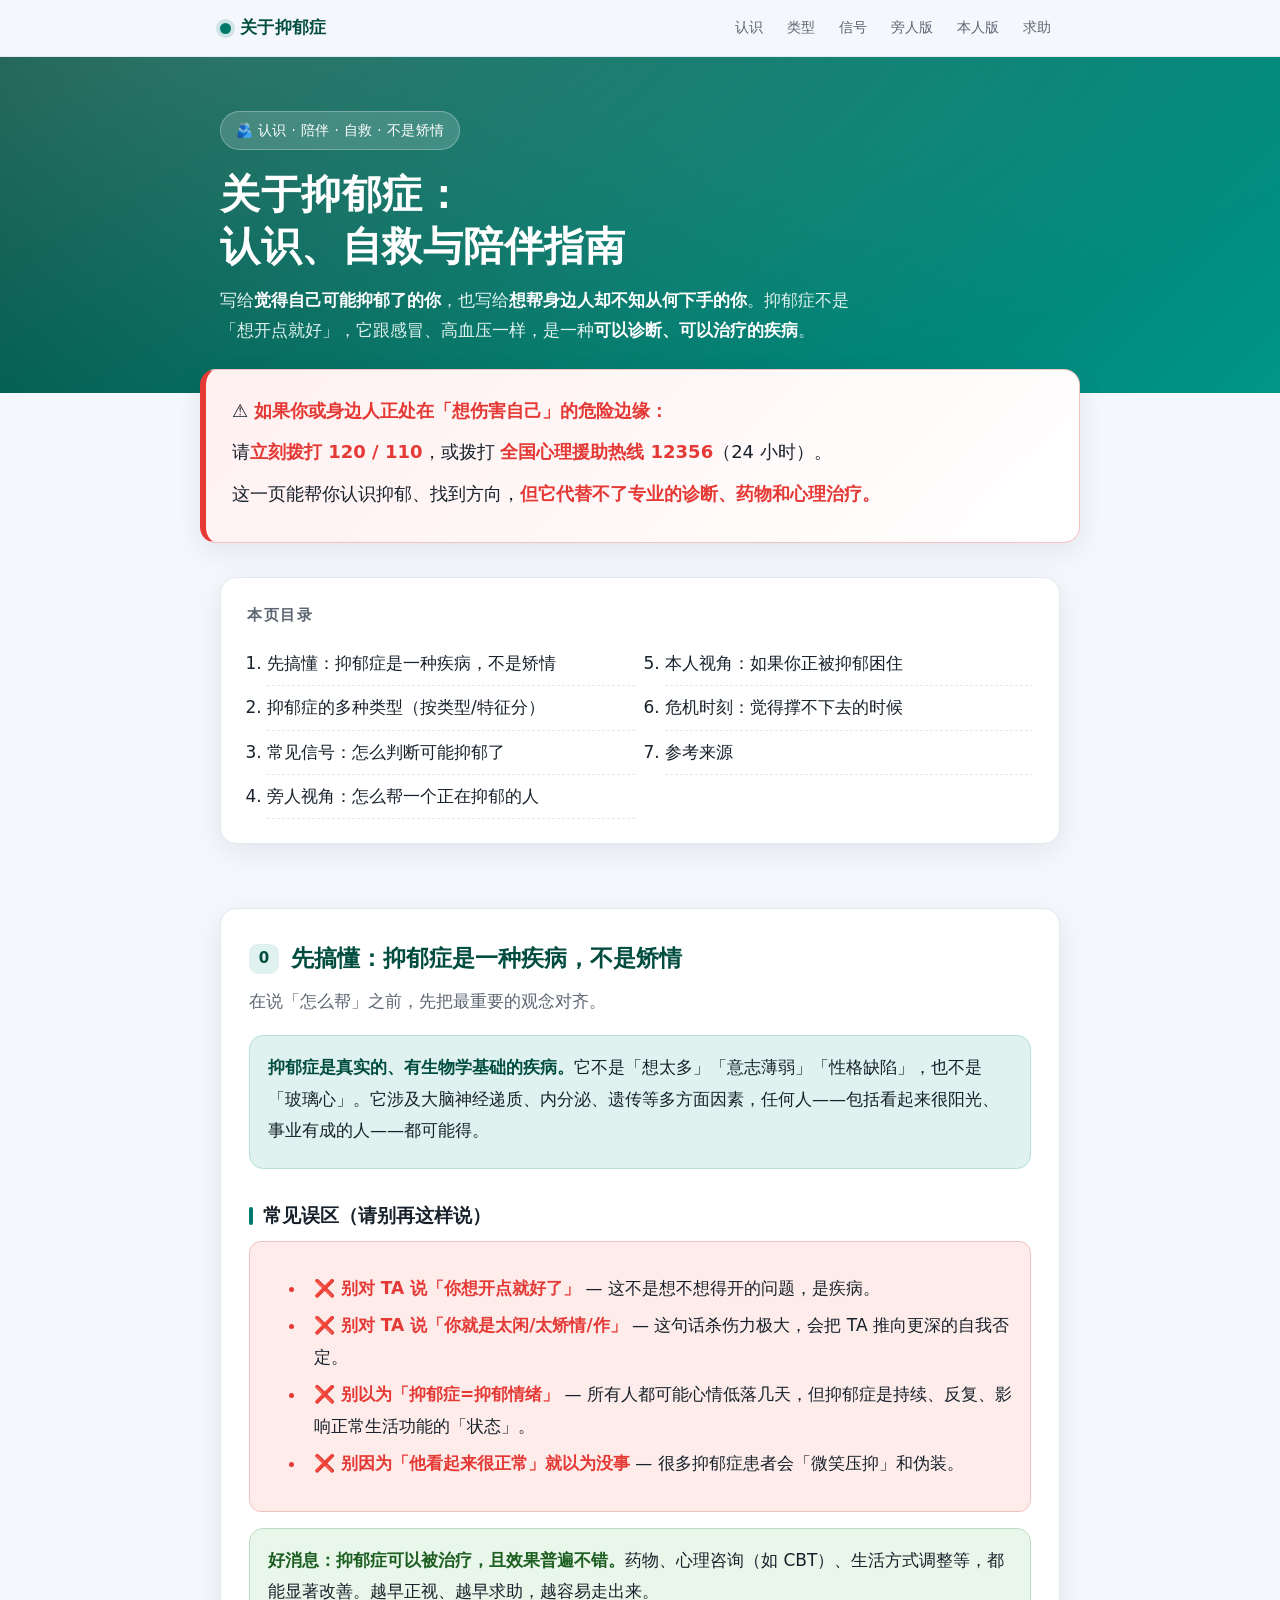
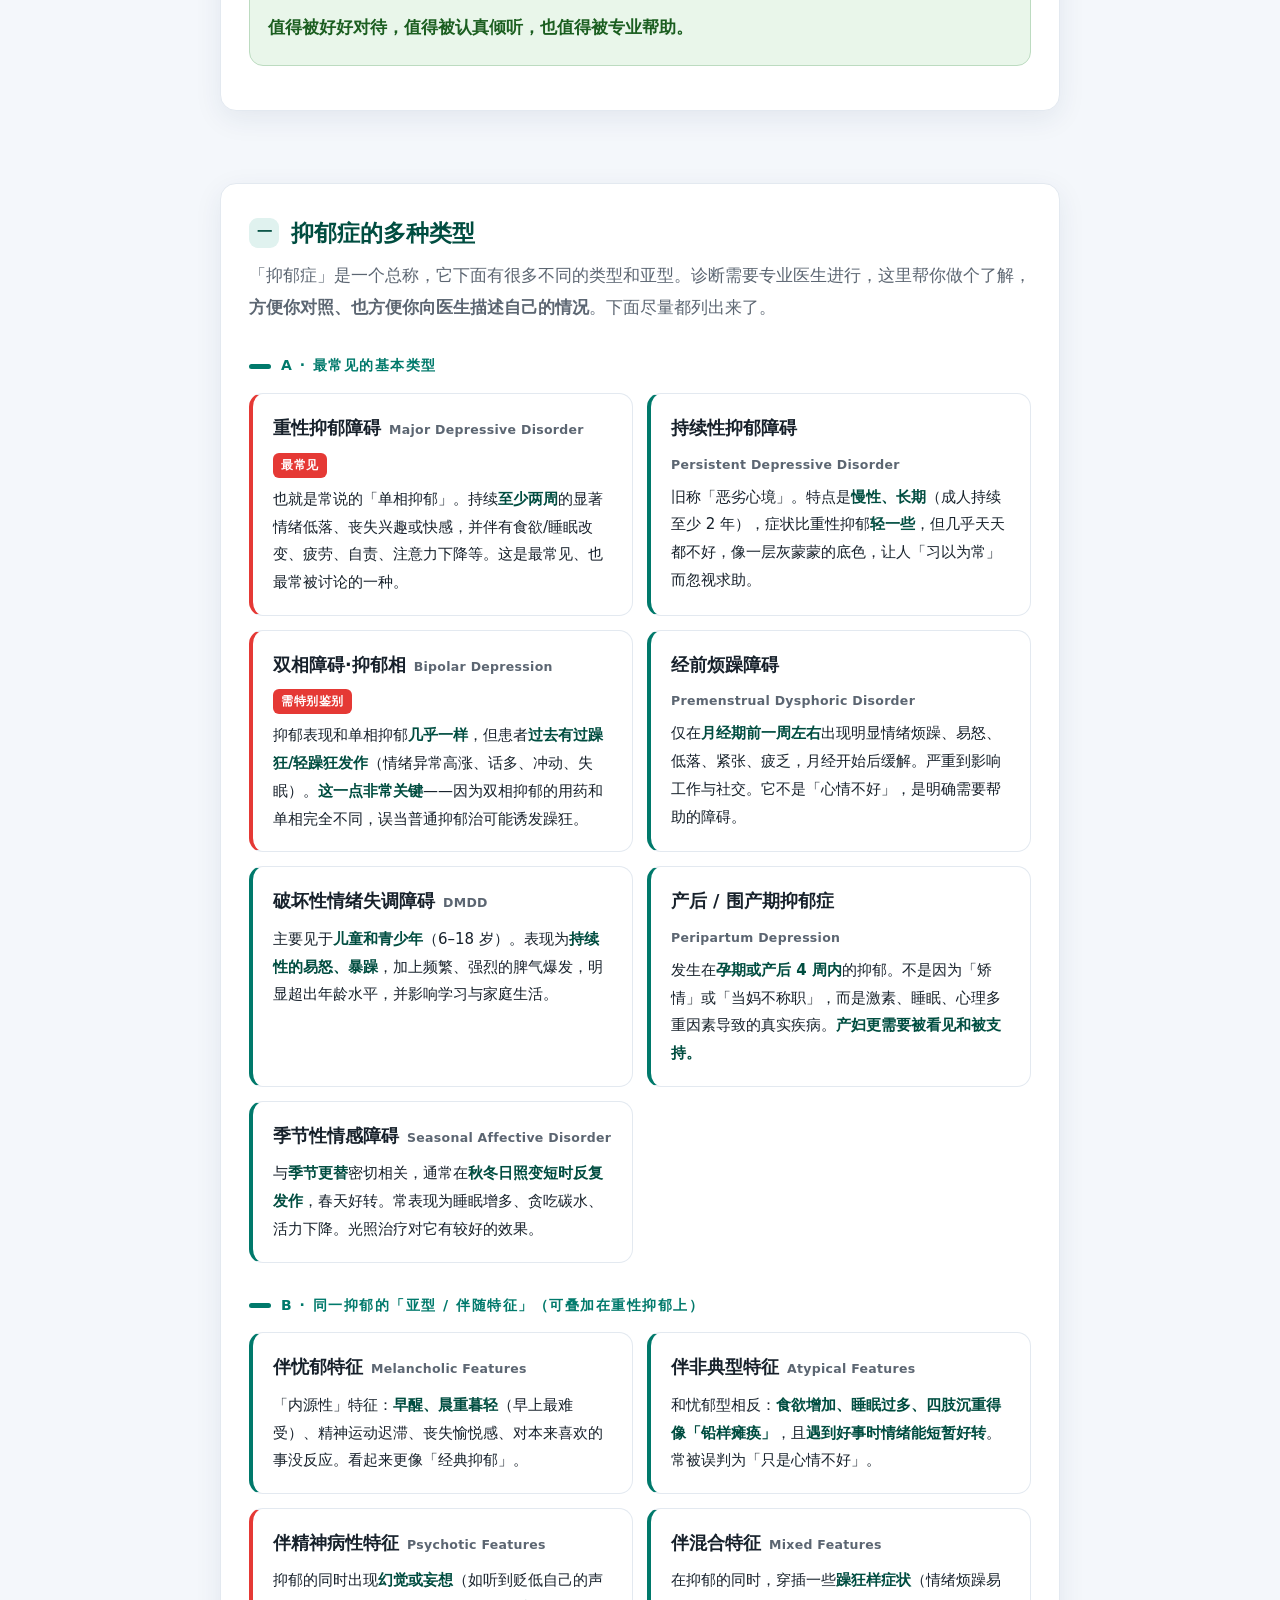
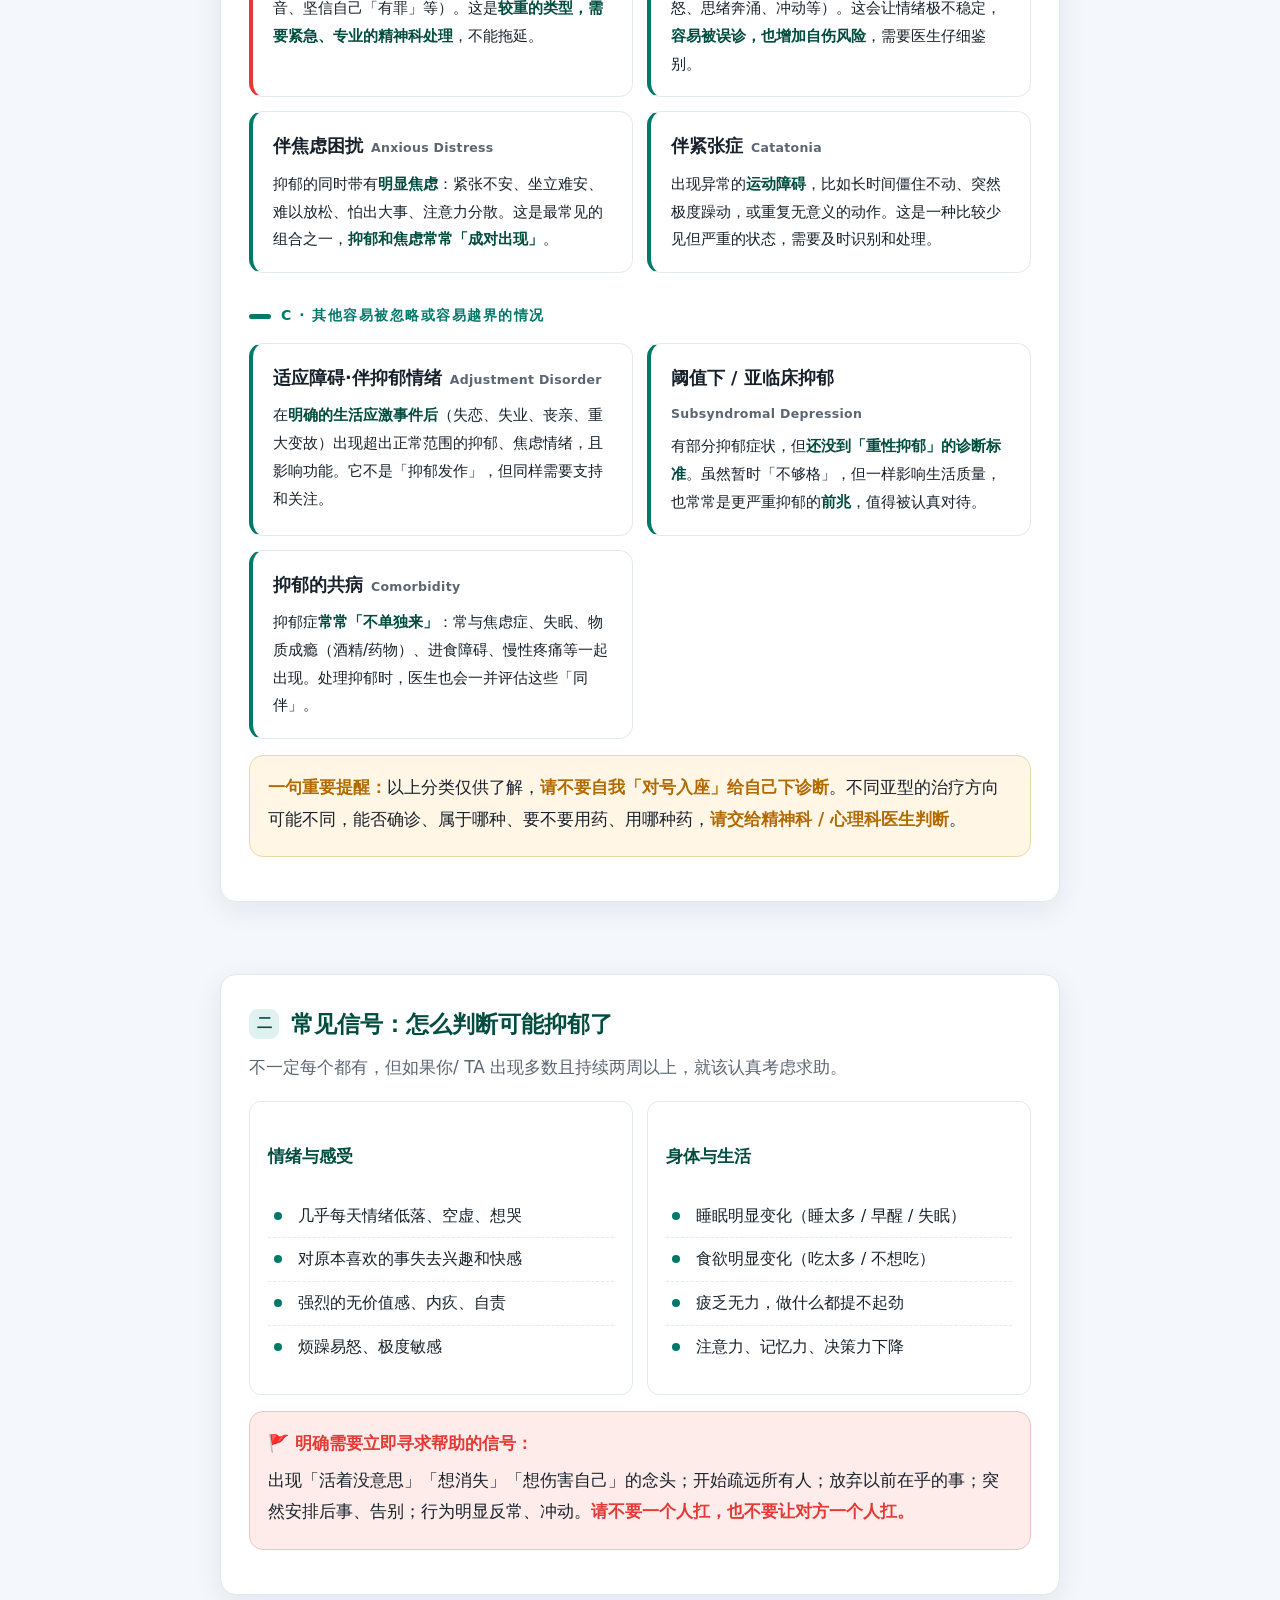
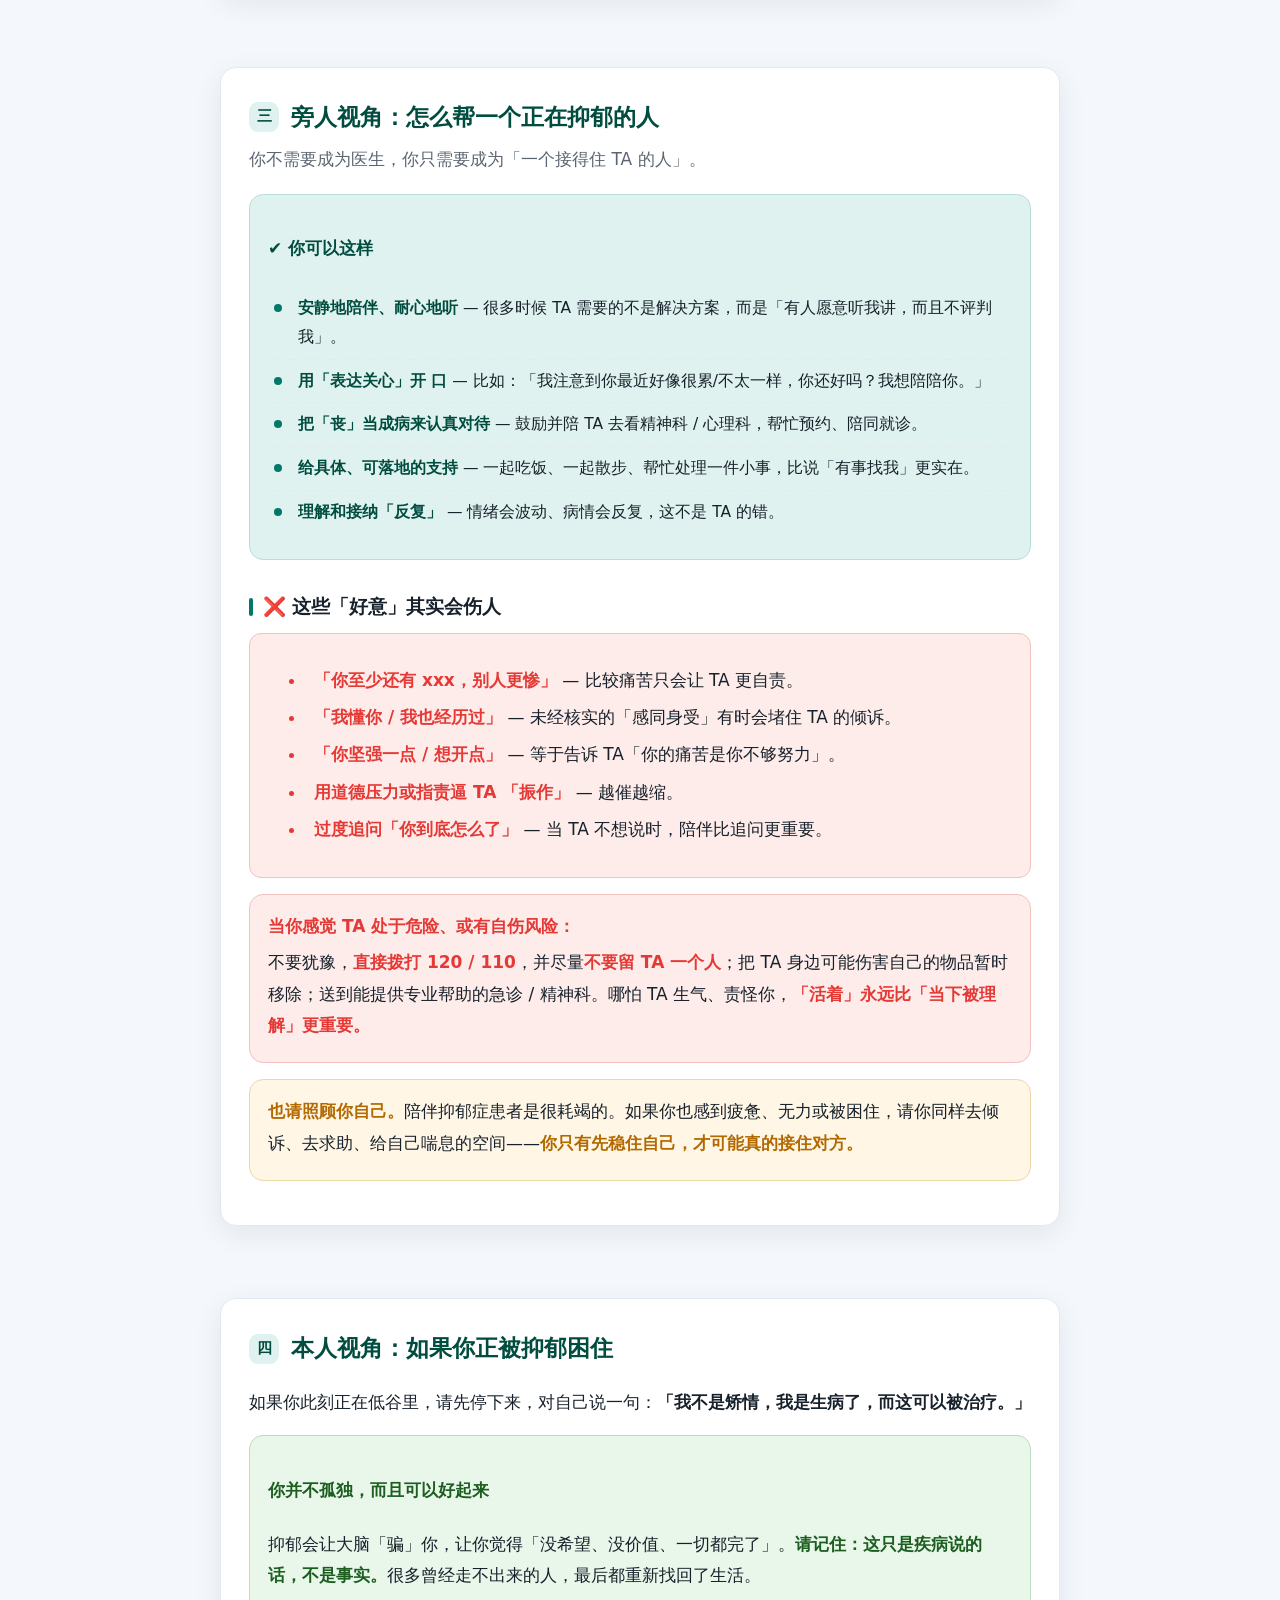
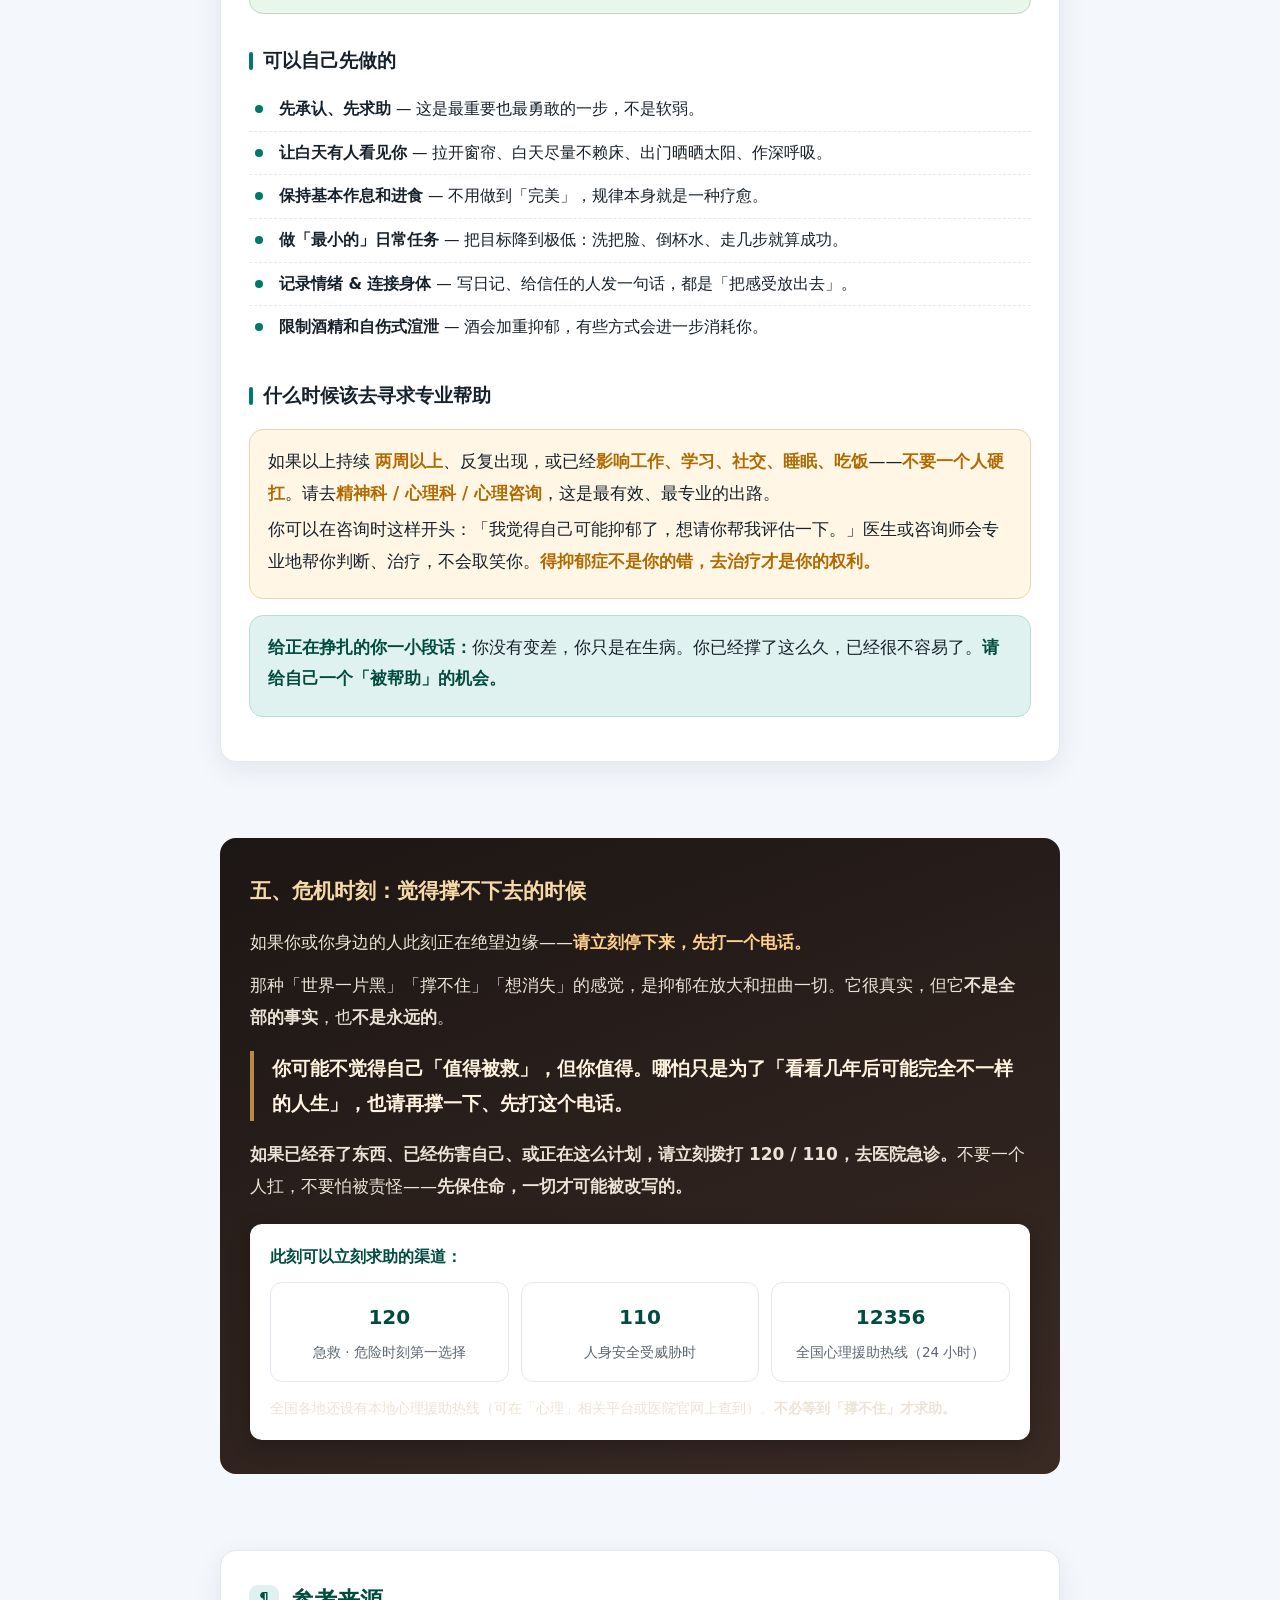
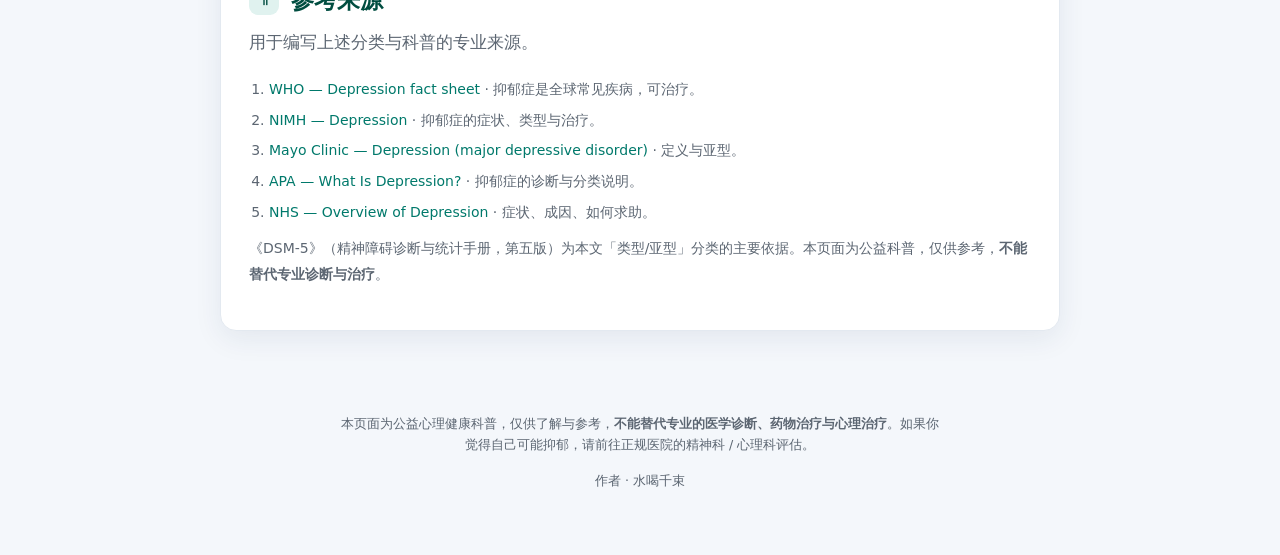
<file: wiki/抑郁症.html>
<!DOCTYPE html>
<html lang="zh-CN">
<head>
<meta charset="UTF-8">
<meta name="viewport" content="width=device-width, initial-scale=1, viewport-fit=cover">
<meta name="theme-color" content="#00796b">
<title>关于抑郁症：认识、自救与陪伴</title>
<style>
  :root{
    --teal:#00796b;
    --teal-dark:#004d40;
    --teal-bg:#e0f2ef;
    --teal-line:#b7dfd8;
    --blue:#1565c0;
    --blue-bg:#e7f0fb;
    --coral:#e53935;
    --coral-bg:#fdecea;
    --coral-line:#f2c2bf;
    --amber:#b26a00;
    --amber-bg:#fff6e6;
    --amber-line:#ecd7a8;
    --green:#1b5e20;
    --green-bg:#e9f6ea;
    --ink:#17212b;
    --muted:#5c6672;
    --line:#e3e9f0;
    --bg:#f4f7fb;
    --card:#ffffff;
    --radius:16px;
    --shadow:0 8px 28px rgba(20,50,90,.08);
    --maxw:880px;
  }
  *{box-sizing:border-box}
  html{scroll-behavior:smooth;-webkit-text-size-adjust:100%}
  body{
    margin:0;color:var(--ink);background:var(--bg);
    font-family:"PingFang SC","Microsoft YaHei","Hiragino Sans GB","Segoe UI",system-ui,-apple-system,sans-serif;
    line-height:1.85;font-size:17px;
  }
  a{color:var(--teal);text-decoration:none}
  a:hover{text-decoration:underline}
  .wrap{max-width:var(--maxw);margin:0 auto;padding:0 20px}

  /* 顶栏 */
  .topbar{position:sticky;top:0;z-index:50;background:rgba(244,247,251,.9);backdrop-filter:blur(10px);border-bottom:1px solid var(--line)}
  .topbar .wrap{display:flex;align-items:center;justify-content:space-between;height:56px}
  .brand{font-weight:800;letter-spacing:.3px;color:var(--teal-dark);display:flex;align-items:center;gap:9px}
  .brand .dot{width:11px;height:11px;border-radius:50%;background:var(--teal);box-shadow:0 0 0 4px rgba(0,121,107,.15)}
  .topnav{display:flex;gap:6px;font-size:14px;flex-wrap:wrap}
  .topnav a{color:var(--muted);padding:6px 9px;border-radius:8px}
  .topnav a:hover{background:var(--teal-bg);color:var(--teal-dark);text-decoration:none}

  /* Hero */
  .hero{
    background:radial-gradient(1200px 420px at 15% -10%,rgba(255,255,255,.18),transparent),
      linear-gradient(135deg,#004d40 0%,#00796b 55%,#009688 100%);
    color:#fff;padding:54px 0 46px;position:relative;overflow:hidden;
  }
  .kicker{display:inline-flex;align-items:center;gap:8px;background:rgba(255,255,255,.16);border:1px solid rgba(255,255,255,.28);padding:6px 15px;border-radius:999px;font-size:13.5px;letter-spacing:.4px;margin-bottom:18px}
  .hero h1{font-size:clamp(26px,5vw,40px);line-height:1.3;margin:0 0 14px;font-weight:900;letter-spacing:.5px}
  .hero .sub{font-size:16.5px;color:#e0f2ef;max-width:660px;margin:0}
  .hero .sub b{color:#fff}

  /* 最重要提醒 */
  .sos{margin:-24px auto 0;max-width:var(--maxw);position:relative;z-index:5}
  .sos .inner{background:linear-gradient(135deg,#fff0f0,#fff);border:1px solid var(--coral-line);border-left:6px solid var(--coral);border-radius:var(--radius);box-shadow:var(--shadow);padding:24px 26px}
  .sos .inner b{color:var(--coral)}
  .sos .inner p{margin:8px 0;font-size:18px}
  .sos .inner p:first-child{margin-top:0}

  /* 目录 */
  .toc{background:var(--card);border:1px solid var(--line);border-radius:var(--radius);box-shadow:var(--shadow);padding:24px 26px;margin:34px 0}
  .toc h2{margin:0 0 12px;font-size:15px;letter-spacing:1.5px;color:var(--muted);text-transform:uppercase}
  .toc ol{margin:0;padding-left:20px;columns:1;column-gap:30px}
  .toc a{color:var(--ink);display:block;padding:6px 0;border-bottom:1px dashed var(--line)}
  .toc li{break-inside:avoid}
  @media(min-width:640px){.toc ol{columns:2}}

  section{padding:8px 0 20px}
  .card{background:var(--card);border:1px solid var(--line);border-radius:var(--radius);box-shadow:var(--shadow);padding:28px;margin:22px 0}
  h2.sec-title{font-size:23px;font-weight:900;color:var(--teal-dark);margin:0 0 6px;display:flex;align-items:center;gap:12px}
  h2.sec-title .no{flex:none;width:30px;height:30px;border-radius:9px;background:var(--teal-bg);color:var(--teal-dark);display:inline-flex;align-items:center;justify-content:center;font-size:15px;font-weight:800}
  .sec-lead{color:var(--muted);margin:0 0 18px}
  h3.sub{font-size:18.5px;font-weight:800;color:var(--ink);margin:30px 0 8px;display:flex;align-items:center;gap:10px}
  h3.sub::before{content:"";width:4px;height:18px;border-radius:3px;background:var(--teal)}

  .box{border-radius:14px;padding:16px 18px;margin:16px 0;border:1px solid}
  .box p{margin:5px 0}
  .box p:first-child{margin-top:0}
  .box.warn{background:var(--coral-bg);border-color:var(--coral-line)}
  .box.warn h4,.box.warn b{color:var(--coral)}
  .box.note{background:var(--amber-bg);border-color:var(--amber-line)}
  .box.note h4,.box.note b{color:var(--amber)}
  .box.info{background:var(--blue-bg);border-color:#bfd4f0}
  .box.info h4,.box.info b{color:var(--blue)}
  .box.good{background:var(--green-bg);border-color:#bcdbc0}
  .box.good h4,.box.good b{color:var(--green)}
  .box.teal{background:var(--teal-bg);border-color:var(--teal-line)}
  .box.teal h4,.box.teal b{color:var(--teal-dark)}

  .flex2{display:grid;grid-template-columns:1fr;gap:14px}
  @media(min-width:640px){.flex2{grid-template-columns:1fr 1fr}}
  .mini{background:var(--card);border:1px solid var(--line);border-radius:12px;padding:16px 18px}
  .mini.bx{background:var(--teal-bg);border-color:var(--teal-line)}

  ul.clean{list-style:none;padding-left:0;margin:10px 0}
  ul.clean li{padding:7px 0 7px 30px;position:relative;border-bottom:1px dashed var(--line)}
  ul.clean li::before{content:"";position:absolute;left:6px;top:17px;width:8px;height:8px;border-radius:50%;background:var(--teal)}
  ul.clean li:last-child{border-bottom:none}
  ul.small li{font-size:15.5px}

  /* 类型卡片 */
  .group-label{font-size:14px;font-weight:800;letter-spacing:1.5px;color:var(--teal);text-transform:uppercase;margin:30px 0 14px;display:flex;align-items:center;gap:10px}
  .group-label::before{content:"";flex:none;width:22px;height:5px;border-radius:3px;background:var(--teal)}
  .type-grid{display:grid;grid-template-columns:1fr;gap:14px}
  @media(min-width:680px){.type-grid{grid-template-columns:1fr 1fr}}
  .type{background:var(--card);border:1px solid var(--line);border-left:4px solid var(--teal);border-radius:14px;padding:18px 20px;display:flex;flex-direction:column}
  .type.hot{border-left-color:var(--coral)}
  .type .t{font-weight:900;font-size:17.5px;color:var(--ink);display:flex;flex-wrap:wrap;align-items:baseline;gap:8px}
  .type .t .en{font-size:12.5px;color:var(--muted);font-weight:600;letter-spacing:.3px}
  .type .badge{flex:none;font-size:11.5px;font-weight:800;color:#fff;background:var(--teal);padding:2px 8px;border-radius:6px;letter-spacing:.5px}
  .type.hot .badge{background:var(--coral)}
  .type .d{font-size:15px;color:var(--ink);margin-top:8px}
  .type .d b{color:var(--teal-dark)}

  /* 步骤 */
  .step{border-left:3px solid var(--line);padding:2px 0 2px 18px;margin:14px 0}
  .step h4{margin:0 0 4px;font-size:17px;font-weight:800}
  .step p{margin:4px 0}

  /* 不做的事 */
  .dont{background:var(--coral-bg);border:1px solid var(--coral-line);border-radius:12px;padding:14px 16px}
  .dont li{margin:6px 0;position:relative;padding-left:8px}
  .dont li::marker{color:var(--coral)}
  .dont b{color:var(--coral)}

  /* 危机章节 */
  .crisis{background:linear-gradient(160deg,#1c1614,#3a2a24);color:#f3ede4;border-radius:var(--radius);padding:34px 30px;margin:26px 0}
  .crisis h2{color:#f7d9a8;font-size:21px;font-weight:900;margin:0 0 16px}
  .crisis p{color:#ece3d6;margin:12px 0}
  .crisis .hl{color:#ffd08a;font-weight:800}
  .crisis .quote{border-left:4px solid #b98a4a;padding-left:18px;margin:18px 0;font-size:19px;font-weight:700;color:#fff3e0}
  .hotline{background:#fff;color:var(--ink);border-radius:12px;padding:18px 20px;margin-top:22px;box-shadow:0 6px 20px rgba(0,0,0,.25)}
  .hotline h4{margin:0 0 10px;font-size:16px;color:var(--teal-dark)}
  .hotline .num{font-size:22px;font-weight:900;color:var(--coral)}

  /* 求助渠道 */
  .helpline{display:grid;grid-template-columns:1fr;gap:12px}
  @media(min-width:640px){.helpline{grid-template-columns:repeat(3,1fr)}}
  .hp{background:var(--card);border:1px solid var(--line);border-radius:12px;padding:16px 18px;text-align:center}
  .hp .n{font-size:20px;font-weight:900;color:var(--teal-dark)}
  .hp .l{font-size:13.5px;color:var(--muted);margin-top:4px}

  /* 参考文献 */
  .refs{font-size:14px;color:var(--muted)}
  .refs ol{padding-left:20px;margin:6px 0}
  .refs li{margin:5px 0}
  .refs a{word-break:break-all}

  .sep{height:1px;background:var(--line);margin:14px 0}
  footer{color:var(--muted);text-align:center;font-size:12.5px;padding:40px 20px 50px}
  footer a{color:var(--muted)}
  footer .dis{max-width:600px;margin:0 auto;line-height:1.7}

  @media print{.topbar{display:none}body{background:#fff;font-size:13px}.card,.toc{box-shadow:none;border-color:#ccc}a{color:#000}}
</style>
</head>
<body>

  <header class="topbar">
    <div class="wrap">
      <div class="brand"><span class="dot"></span>关于抑郁症</div>
      <nav class="topnav">
        <a href="#know">认识</a>
        <a href="#types">类型</a>
        <a href="#signs">信号</a>
        <a href="#others">旁人版</a>
        <a href="#self">本人版</a>
        <a href="#crisis">求助</a>
      </nav>
    </div>
  </header>

  <section class="hero">
    <div class="wrap">
      <div class="kicker">🫂 认识 · 陪伴 · 自救 · 不是矫情</div>
      <h1>关于抑郁症：<br>认识、自救与陪伴指南</h1>
      <p class="sub">写给<b>觉得自己可能抑郁了的你</b>，也写给<b>想帮身边人却不知从何下手的你</b>。抑郁症不是「想开点就好」，它跟感冒、高血压一样，是一种<b>可以诊断、可以治疗的疾病</b>。</p>
    </div>
  </section>

  <div class="sos">
    <div class="inner">
      <p>⚠️ <b>如果你或身边人正处在「想伤害自己」的危险边缘：</b></p>
      <p>请<b>立刻拨打 120 / 110</b>，或拨打 <b>全国心理援助热线 12356</b>（24 小时）。</p>
      <p>这一页能帮你认识抑郁、找到方向，<b>但它代替不了专业的诊断、药物和心理治疗。</b></p>
    </div>
  </div>

  <main class="wrap">

    <nav class="toc">
      <h2>本页目录</h2>
      <ol>
        <li><a href="#know">先搞懂：抑郁症是一种疾病，不是矫情</a></li>
        <li><a href="#types">抑郁症的多种类型（按类型/特征分）</a></li>
        <li><a href="#signs">常见信号：怎么判断可能抑郁了</a></li>
        <li><a href="#others">旁人视角：怎么帮一个正在抑郁的人</a></li>
        <li><a href="#self">本人视角：如果你正被抑郁困住</a></li>
        <li><a href="#crisis">危机时刻：觉得撑不下去的时候</a></li>
        <li><a href="#refs">参考来源</a></li>
      </ol>
    </nav>

    <!-- 0. 认识 -->
    <section id="know">
      <div class="card">
        <h2 class="sec-title"><span class="no">0</span>先搞懂：抑郁症是一种疾病，不是矫情</h2>
        <p class="sec-lead">在说「怎么帮」之前，先把最重要的观念对齐。</p>
        <div class="box teal">
          <p><b>抑郁症是真实的、有生物学基础的疾病。</b>它不是「想太多」「意志薄弱」「性格缺陷」，也不是「玻璃心」。它涉及大脑神经递质、内分泌、遗传等多方面因素，任何人——包括看起来很阳光、事业有成的人——都可能得。</p>
        </div>
        <h3 class="sub">常见误区（请别再这样说）</h3>
        <div class="dont">
          <ul>
            <li><b>❌ 别对 TA 说「你想开点就好了」</b> — 这不是想不想得开的问题，是疾病。</li>
            <li><b>❌ 别对 TA 说「你就是太闲/太矫情/作」</b> — 这句话杀伤力极大，会把 TA 推向更深的自我否定。</li>
            <li><b>❌ 别以为「抑郁症=抑郁情绪」</b> — 所有人都可能心情低落几天，但抑郁症是持续、反复、影响正常生活功能的「状态」。</li>
            <li><b>❌ 别因为「他看起来很正常」就以为没事</b> — 很多抑郁症患者会「微笑压抑」和伪装。</li>
          </ul>
        </div>
        <div class="box good">
          <p><b>好消息：抑郁症可以被治疗，且效果普遍不错。</b>药物、心理咨询（如 CBT）、生活方式调整等，都能显著改善。越早正视、越早求助，越容易走出来。</p>
          <p><b>值得被好好对待，值得被认真倾听，也值得被专业帮助。</b></p>
        </div>
      </div>
    </section>

    <!-- 类型 -->
    <section id="types">
      <div class="card">
        <h2 class="sec-title"><span class="no">一</span>抑郁症的多种类型</h2>
        <p class="sec-lead">「抑郁症」是一个总称，它下面有很多不同的类型和亚型。诊断需要专业医生进行，这里帮你做个了解，<b>方便你对照、也方便你向医生描述自己的情况</b>。下面尽量都列出来了。</p>

        <div class="group-label">A · 最常见的基本类型</div>
        <div class="type-grid">

          <div class="type hot">
            <div class="t">重性抑郁障碍 <span class="en">Major Depressive Disorder</span> <span class="badge">最常见</span></div>
            <div class="d">也就是常说的「单相抑郁」。持续<b>至少两周</b>的显著情绪低落、丧失兴趣或快感，并伴有食欲/睡眠改变、疲劳、自责、注意力下降等。这是最常见、也最常被讨论的一种。</div>
          </div>

          <div class="type">
            <div class="t">持续性抑郁障碍 <span class="en">Persistent Depressive Disorder</span></div>
            <div class="d">旧称「恶劣心境」。特点是<b>慢性、长期</b>（成人持续至少 2 年），症状比重性抑郁<b>轻一些</b>，但几乎天天都不好，像一层灰蒙蒙的底色，让人「习以为常」而忽视求助。</div>
          </div>

          <div class="type hot">
            <div class="t">双相障碍·抑郁相 <span class="en">Bipolar Depression</span> <span class="badge">需特别鉴别</span></div>
            <div class="d">抑郁表现和单相抑郁<b>几乎一样</b>，但患者<b>过去有过躁狂/轻躁狂发作</b>（情绪异常高涨、话多、冲动、失眠）。<b>这一点非常关键</b>——因为双相抑郁的用药和单相完全不<span class="b">同，误当普通抑郁治可能诱发躁狂。</span></div>
          </div>

          <div class="type">
            <div class="t">经前烦躁障碍 <span class="en">Premenstrual Dysphoric Disorder</span></div>
            <div class="d">仅在<b>月经期前一周左右</b>出现明显情绪烦躁、易怒、低落、紧张、疲乏，月经开始后缓解。严重到影响工作与社交。它不是「心情不好」，是明确需要帮助的障碍。</div>
          </div>

          <div class="type">
            <div class="t">破坏性情绪失调障碍 <span class="en">DMDD</span></div>
            <div class="d">主要见于<b>儿童和青少年</b>（6–18 岁）。表现为<b>持续性的易怒、暴躁</b>，加上频繁、强烈的脾气爆发，明显超出年龄水平，并影响学习与家庭生活。</div>
          </div>

          <div class="type">
            <div class="t">产后 / 围产期抑郁症 <span class="en">Peripartum Depression</span></div>
            <div class="d">发生在<b>孕期或产后 4 周内</b>的抑郁。不是因为「矫情」或「当妈不称职」，而是激素、睡眠、心理多重因素导致的真实疾病。<b>产妇更需要被看见和被支持。</b></div>
          </div>

          <div class="type">
            <div class="t">季节性情感障碍 <span class="en">Seasonal Affective Disorder</span></div>
            <div class="d">与<b>季节更替</b>密切相关，通常在<b>秋冬日照变短时反复发作</b>，春天好转。常表现为睡眠增多、贪吃碳水、活力下降。光照治疗对它有较好的效果。</div>
          </div>

        </div>

        <div class="group-label">B · 同一抑郁的「亚型 / 伴随特征」（可叠加在重性抑郁上）</div>
        <div class="type-grid">

          <div class="type">
            <div class="t">伴忧郁特征 <span class="en">Melancholic Features</span></div>
            <div class="d">「内源性」特征：<b>早醒、晨重暮轻</b>（早上最难受）、精神运动迟滞、丧失愉悦感、对本来喜欢的事没反应。看起来更像「经典抑郁」。</div>
          </div>

          <div class="type">
            <div class="t">伴非典型特征 <span class="en">Atypical Features</span></div>
            <div class="d">和忧郁型相反：<b>食欲增加、睡眠过多、四肢沉重得像「铅样瘫痪」</b>，且<b>遇到好事时情绪能短暂好转</b>。常被误判为「只是心情不好」。</div>
          </div>

          <div class="type hot">
            <div class="t">伴精神病性特征 <span class="en">Psychotic Features</span></div>
            <div class="d">抑郁的同时出现<b>幻觉或妄想</b>（如听到贬低自己的声音、坚信自己「有罪」等）。这是<b>较重的类型，需要紧急、专业的精神科处理</b>，不能拖延。</div>
          </div>

          <div class="type">
            <div class="t">伴混合特征 <span class="en">Mixed Features</span></div>
            <div class="d">在抑郁的同时，穿插一些<b>躁狂样症状</b>（情绪烦躁易怒、思绪奔涌、冲动等）。这会让情绪极不稳定，<b>容易被误诊，也增加自伤风险</b>，需要医生仔细鉴别。</div>
          </div>

          <div class="type">
            <div class="t">伴焦虑困扰 <span class="en">Anxious Distress</span></div>
            <div class="d">抑郁的同时带有<b>明显焦虑</b>：紧张不安、坐立难安、难以放松、怕出大事、注意力分散。这是最常见的组合之一，<b>抑郁和焦虑常常「成对出现」</b>。</div>
          </div>

          <div class="type">
            <div class="t">伴紧张症 <span class="en">Catatonia</span></div>
            <div class="d">出现异常的<b>运动障碍</b>，比如长时间僵住不动、突然极度躁动，或重复无意义的动作。这是一种比较少见但严重的状态，需要及时识别和处理。</div>
          </div>

        </div>

        <div class="group-label">C · 其他容易被忽略或容易越界的情况</div>
        <div class="type-grid">

          <div class="type">
            <div class="t">适应障碍·伴抑郁情绪 <span class="en">Adjustment Disorder</span></div>
            <div class="d">在<b>明确的生活应激事件后</b>（失恋、失业、丧亲、重大变故）出现超出正常范围的抑郁、焦虑情绪，且影响功能。它不是「抑郁发作」，但同样需要支持和关注。</div>
          </div>

          <div class="type">
            <div class="t">阈值下 / 亚临床抑郁 <span class="en">Subsyndromal Depression</span></div>
            <div class="d">有部分抑郁症状，但<b>还没到「重性抑郁」的诊断标准</b>。虽然暂时「不够格」，但一样影响生活质量，也常常是更严重抑郁的<b>前兆</b>，值得被认真对待。</div>
          </div>

          <div class="type">
            <div class="t">抑郁的共病 <span class="en">Comorbidity</span></div>
            <div class="d">抑郁症<b>常常「不单独来」</b>：常与焦虑症、失眠、物质成瘾（酒精/药物）、进食障碍、慢性疼痛等一起出现。处理抑郁时，医生也会一并评估这些「同伴」。</div>
          </div>

        </div>

        <div class="box note">
          <p><b>一句重要提醒：</b>以上分类仅供了解，<b>请不要自我「对号入座」给自己下诊断</b>。不同亚型的治疗方向可能不同，能否确诊、属于哪种、要不要用药、用哪种药，<b>请交给精神科 / 心理科医生判断</b>。</p>
        </div>
      </div>
    </section>

    <!-- 信号 -->
    <section id="signs">
      <div class="card">
        <h2 class="sec-title"><span class="no">二</span>常见信号：怎么判断可能抑郁了</h2>
        <p class="sec-lead">不一定每个都有，但如果你/ TA 出现多数且持续两周以上，就该认真考虑求助。</p>
        <div class="flex2">
          <div class="mini">
            <h4 style="color:var(--teal-dark)">情绪与感受</h4>
            <ul class="clean small">
              <li>几乎每天情绪低落、空虚、想哭</li>
              <li>对原本喜欢的事失去兴趣和快感</li>
              <li>强烈的无价值感、内疚、自责</li>
              <li>烦躁易怒、极度敏感</li>
            </ul>
          </div>
          <div class="mini">
            <h4 style="color:var(--teal-dark)">身体与生活</h4>
            <ul class="clean small">
              <li>睡眠明显变化（睡太多 / 早醒 / 失眠）</li>
              <li>食欲明显变化（吃太多 / 不想吃）</li>
              <li>疲乏无力，做什么都提不起劲</li>
              <li>注意力、记忆力、决策力下降</li>
            </ul>
          </div>
        </div>
        <div class="box warn">
          <p><b>🚩 明确需要立即寻求帮助的信号：</b></p>
          <p>出现「活着没意思」「想消失」「想伤害自己」的念头；开始疏远所有人；放弃以前在乎的事；突然安排后事、告别；行为明显反常、冲动。<b>请不要一个人扛，也不要让对方一个人扛。</b></p>
        </div>
      </div>
    </section>

    <!-- 旁人视角 -->
    <section id="others">
      <div class="card">
        <h2 class="sec-title"><span class="no">三</span>旁人视角：怎么帮一个正在抑郁的人</h2>
        <p class="sec-lead">你不需要成为医生，你只需要成为「一个接得住 TA 的人」。</p>

        <div class="box teal">
          <h4>✔ 你可以这样</h4>
          <ul class="clean small">
            <li><b>安静地陪伴、耐心地听</b> — 很多时候 TA 需要的不是解决方案，而是「有人愿意听我讲，而且不评判我」。</li>
            <li><b>用「表达关心」开 口</b> — 比如：「我注意到你最近好像很累/不太一样，你还好吗？我想陪陪你。」</li>
            <li><b>把「丧」当成病来认真对待</b> — 鼓励并陪 TA 去看精神科 / 心理科，帮忙预约、陪同就诊。</li>
            <li><b>给具体、可落地的支持</b> — 一起吃饭、一起散步、帮忙处理一件小事，比说「有事找我」更实在。</li>
            <li><b>理解和接纳「反复」</b> — 情绪会波动、病情会反复，这不是 TA 的错。</li>
          </ul>
        </div>

        <h3 class="sub">❌ 这些「好意」其实会伤人</h3>
        <div class="dont">
          <ul>
            <li><b>「你至少还有 xxx，别人更惨」</b> — 比较痛苦只会让 TA 更自责。</li>
            <li><b>「我懂你 / 我也经历过」</b> — 未经核实的「感同身受」有时会堵住 TA 的倾诉。</li>
            <li><b>「你坚强一点 / 想开点」</b> — 等于告诉 TA「你的痛苦是你不够努力」。</li>
            <li><b>用道德压力或指责逼 TA 「振作」</b> — 越催越缩。</li>
            <li><b>过度追问「你到底怎么了」</b> — 当 TA 不想说时，陪伴比追问更重要。</li>
          </ul>
        </div>

        <div class="box warn">
          <p><b>当你感觉 TA 处于危险、或有自伤风险：</b></p>
          <p>不要犹豫，<b>直接拨打 120 / 110</b>，并尽量<b>不要留 TA 一个人</b>；把 TA 身边可能伤害自己的物品暂时移除；送到能提供专业帮助的急诊 / 精神科。哪怕 TA 生气、责怪你，<b>「活着」永远比「当下被理解」更重要。</b></p>
        </div>

        <div class="box note">
          <p><b>也请照顾你自己。</b>陪伴抑郁症患者是很耗竭的。如果你也感到疲惫、无力或被困住，请你同样去倾诉、去求助、给自己喘息的空间——<b>你只有先稳住自己，才可能真的接住对方。</b></p>
        </div>
      </div>
    </section>

    <!-- 本人视角 -->
    <section id="self">
      <div class="card">
        <h2 class="sec-title"><span class="no">四</span>本人视角：如果你正被抑郁困住</h2>
        <p>如果你此刻正在低谷里，请先停下来，对自己说一句：<b>「我不是矫情，我是生病了，而这可以被治疗。」</b></p>

        <div class="box good">
          <h4>你并不孤独，而且可以好起来</h4>
          <p>抑郁会让大脑「骗」你，让你觉得「没希望、没价值、一切都完了」。<b>请记住：这只是疾病说的话，不是事实。</b>很多曾经走不出来的人，最后都重新找回了生活。</p>
        </div>

        <h3 class="sub">可以自己先做的</h3>
        <ul class="clean small">
          <li><b>先承认、先求助</b> — 这是最重要也最勇敢的一步，不是软弱。</li>
          <li><b>让白天有人看见你</b> — 拉开窗帘、白天尽量不赖床、出门晒晒太阳、作深呼吸。</li>
          <li><b>保持基本作息和进食</b> — 不用做到「完美」，规律本身就是一种疗愈。</li>
          <li><b>做「最小的」日常任务</b> — 把目标降到极低：洗把脸、倒杯水、走几步就算成功。</li>
          <li><b>记录情绪 &amp; 连接身体</b> — 写日记、给信任的人发一句话，都是「把感受放出去」。</li>
          <li><b>限制酒精和自伤式渲泄</b> — 酒会加重抑郁，有些方式会进一步消耗你。</li>
        </ul>

        <h3 class="sub">什么时候该去寻求专业帮助</h3>
        <div class="box note">
          <p>如果以上持续 <b>两周以上</b>、反复出现，或已经<b>影响工作、学习、社交、睡眠、吃饭</b>——<b>不要一个人硬扛</b>。请去<b>精神科 / 心理科 / 心理咨询</b>，这是最有效、最专业的出路。</p>
          <p>你可以在咨询时这样开头：「我觉得自己可能抑郁了，想请你帮我评估一下。」医生或咨询师会专业地帮你判断、治疗，不会取笑你。<b>得抑郁症不是你的错，去治疗才是你的权利。</b></p>
        </div>

        <div class="box teal">
          <p><b>给正在挣扎的你一小段话：</b>你没有变差，你只是在生病。你已经撑了这么久，已经很不容易了。<b>请给自己一个「被帮助」的机会。</b></p>
        </div>
      </div>
    </section>

    <!-- 危机 -->
    <section id="crisis">
      <div class="crisis">
        <h2>五、危机时刻：觉得撑不下去的时候</h2>
        <p>如果你或你身边的人此刻正在绝望边缘——<span class="hl">请立刻停下来，先打一个电话。</span></p>
        <p>那种「世界一片黑」「撑不住」「想消失」的感觉，是抑郁在放大和扭曲一切。它很真实，但它<b>不是全部的事实</b>，也<b>不是永远的</b>。</p>

        <div class="quote">你可能不觉得自己「值得被救」，但你值得。哪怕只是为了「看看几年后可能完全不一样的人生」，也请再撑一下、先打这个电话。</div>

        <p><b>如果已经吞了东西、已经伤害自己、或正在这么计划，请立刻拨打 120 / 110，去医院急诊。</b>不要一个人扛，不要怕被责怪——<b>先保住命，一切才可能被改写的。</b></p>

        <div class="hotline">
          <h4>此刻可以立刻求助的渠道：</h4>
          <div class="helpline" style="margin-top:8px">
            <div class="hp"><div class="n">120</div><div class="l">急救 · 危险时刻第一选择</div></div>
            <div class="hp"><div class="n">110</div><div class="l">人身安全受威胁时</div></div>
            <div class="hp"><div class="n">12356</div><div class="l">全国心理援助热线（24 小时）</div></div>
          </div>
          <p style="margin-bottom:0;margin-top:14px;font-size:14px">全国各地还设有本地心理援助热线（可在「心理」相关平台或医院官网上查到）。<b>不必等到「撑不住」才求助。</b></p>
        </div>
      </div>
    </section>

    <!-- 参考文献 -->
    <section id="refs">
      <div class="card">
        <h2 class="sec-title"><span class="no">¶</span>参考来源</h2>
        <p class="sec-lead">用于编写上述分类与科普的专业来源。</p>
        <div class="refs">
          <ol>
            <li><a href="https://www.who.int/news-room/fact-sheets/detail/depression">WHO — Depression fact sheet</a> · 抑郁症是全球常见疾病，可治疗。</li>
            <li><a href="https://www.nimh.nih.gov/health/topics/depression">NIMH — Depression</a> · 抑郁症的症状、类型与治疗。</li>
            <li><a href="https://www.mayoclinic.org/diseases-conditions/depression/symptoms-causes/syc-20356007">Mayo Clinic — Depression (major depressive disorder)</a> · 定义与亚型。</li>
            <li><a href="https://www.psychiatry.org/patients-families/depression/what-is-depression">APA — What Is Depression?</a> · 抑郁症的诊断与分类说明。</li>
            <li><a href="https://www.nhs.uk/mental-health/conditions/depression/">NHS — Overview of Depression</a> · 症状、成因、如何求助。</li>
          </ol>
          <p style="margin-top:10px">《DSM-5》（精神障碍诊断与统计手册，第五版）为本文「类型/亚型」分类的主要依据。本页面为公益科普，仅供参考，<b>不能替代专业诊断与治疗</b>。</p>
        </div>
      </div>
    </section>

    <footer>
      <p class="dis">本页面为公益心理健康科普，仅供了解与参考，<b>不能替代专业的医学诊断、药物治疗与心理治疗</b>。如果你觉得自己可能抑郁，请前往正规医院的精神科 / 心理科评估。</p>
      <p style="margin-top:14px">作者 · <a href="#">水喝千束</a></p>
    </footer>

  </main>
</body>
</html>
</file>
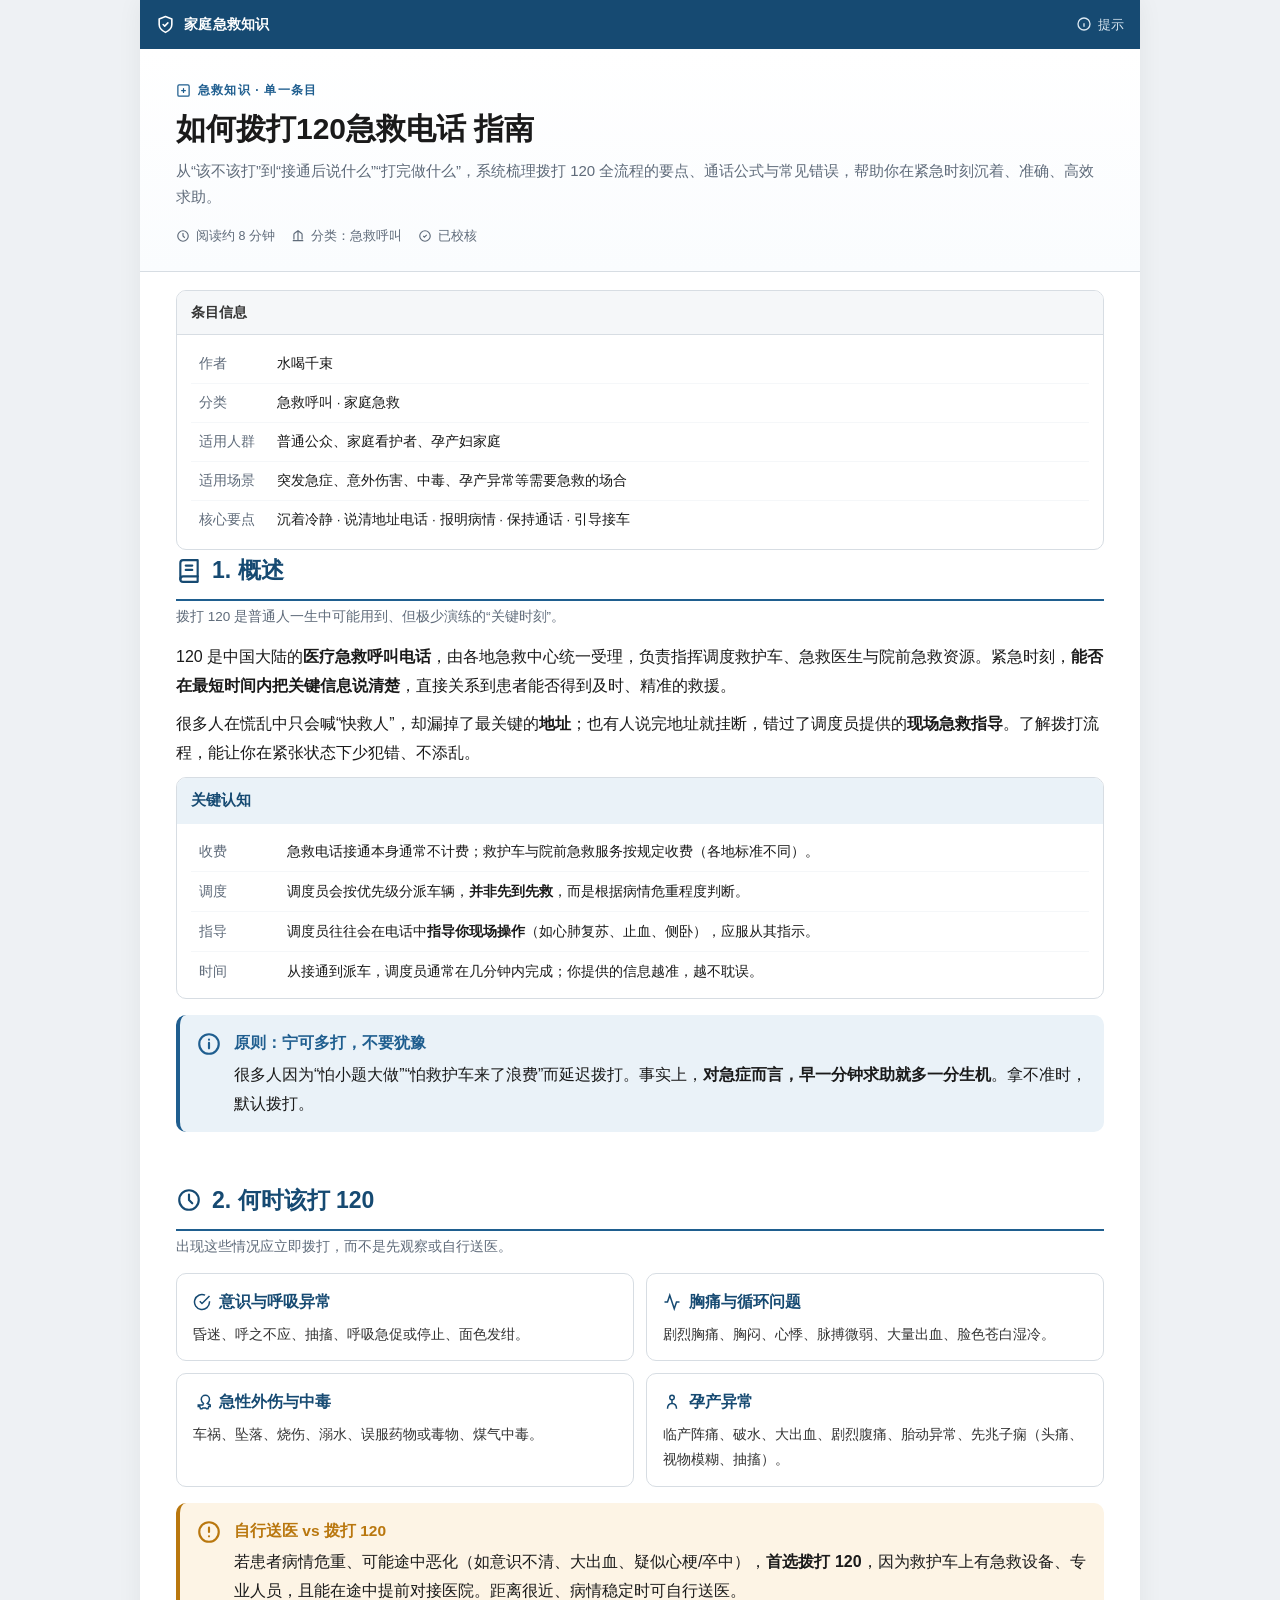
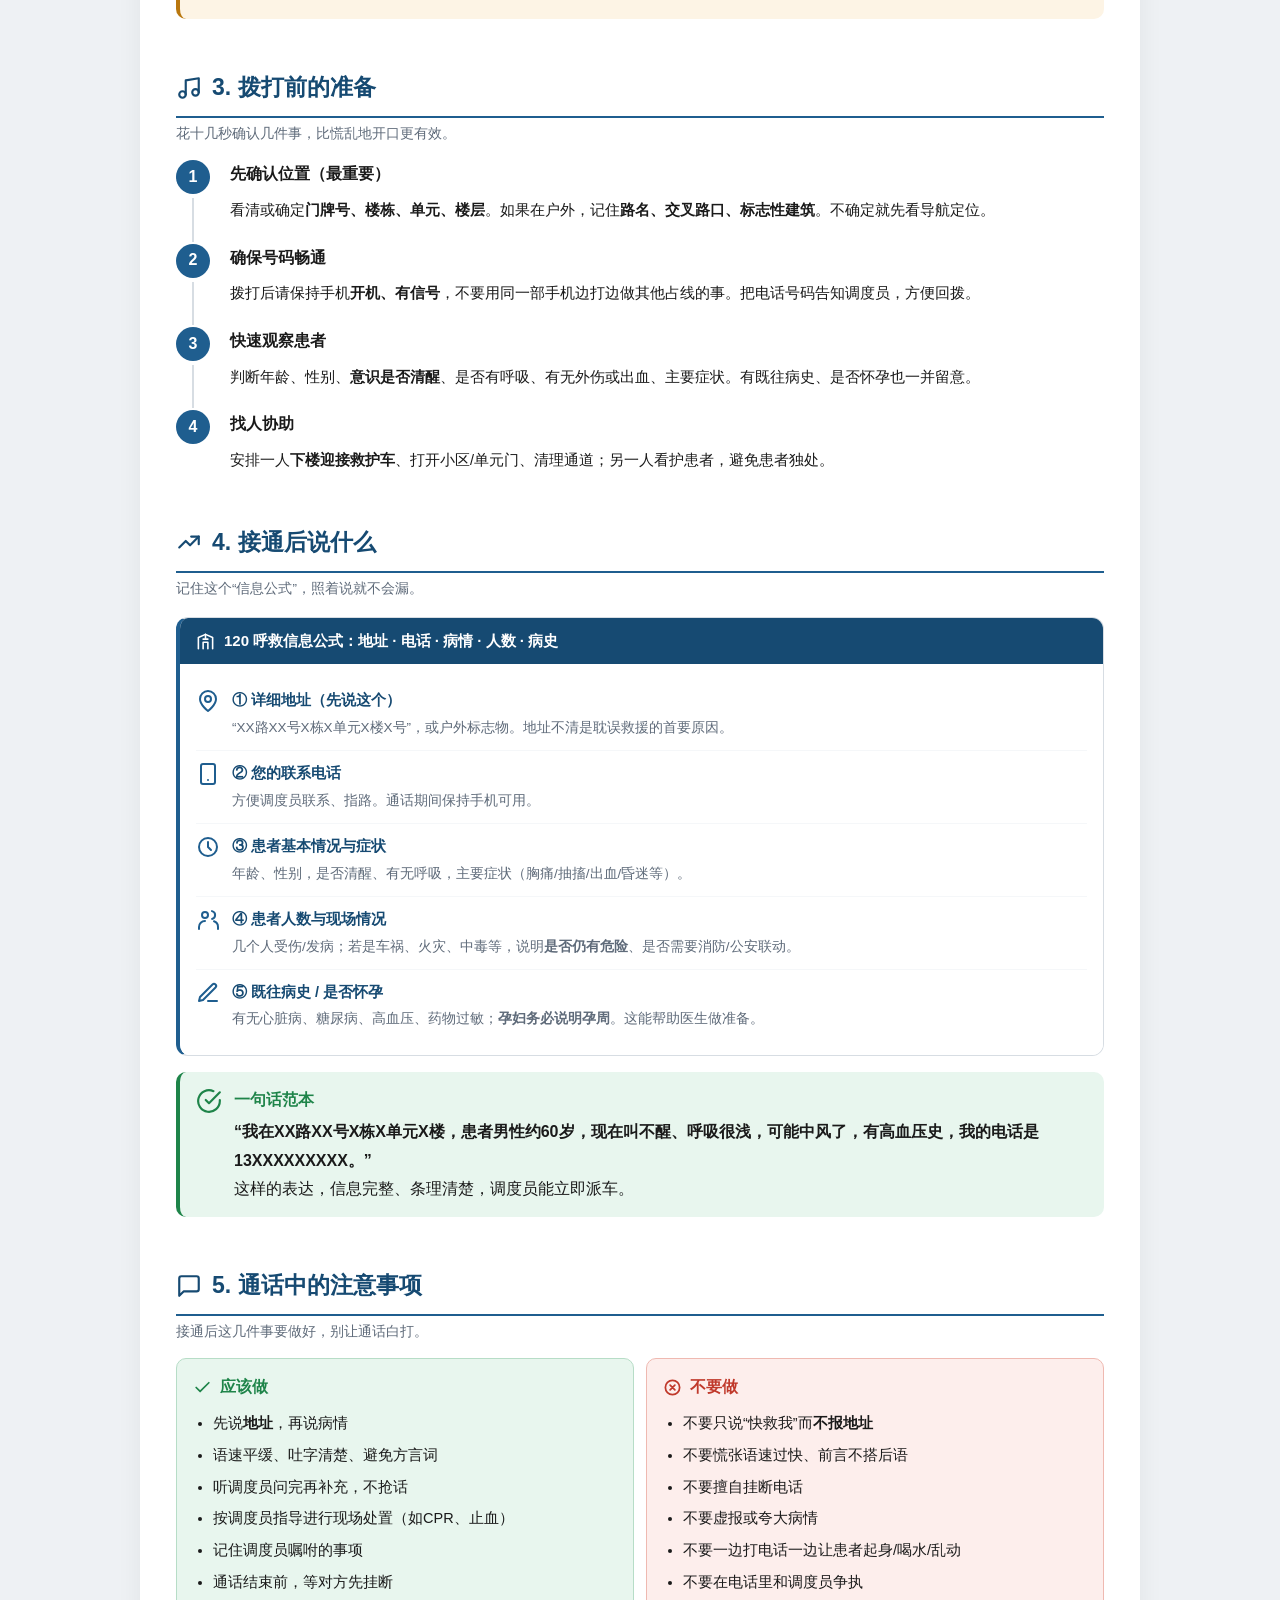
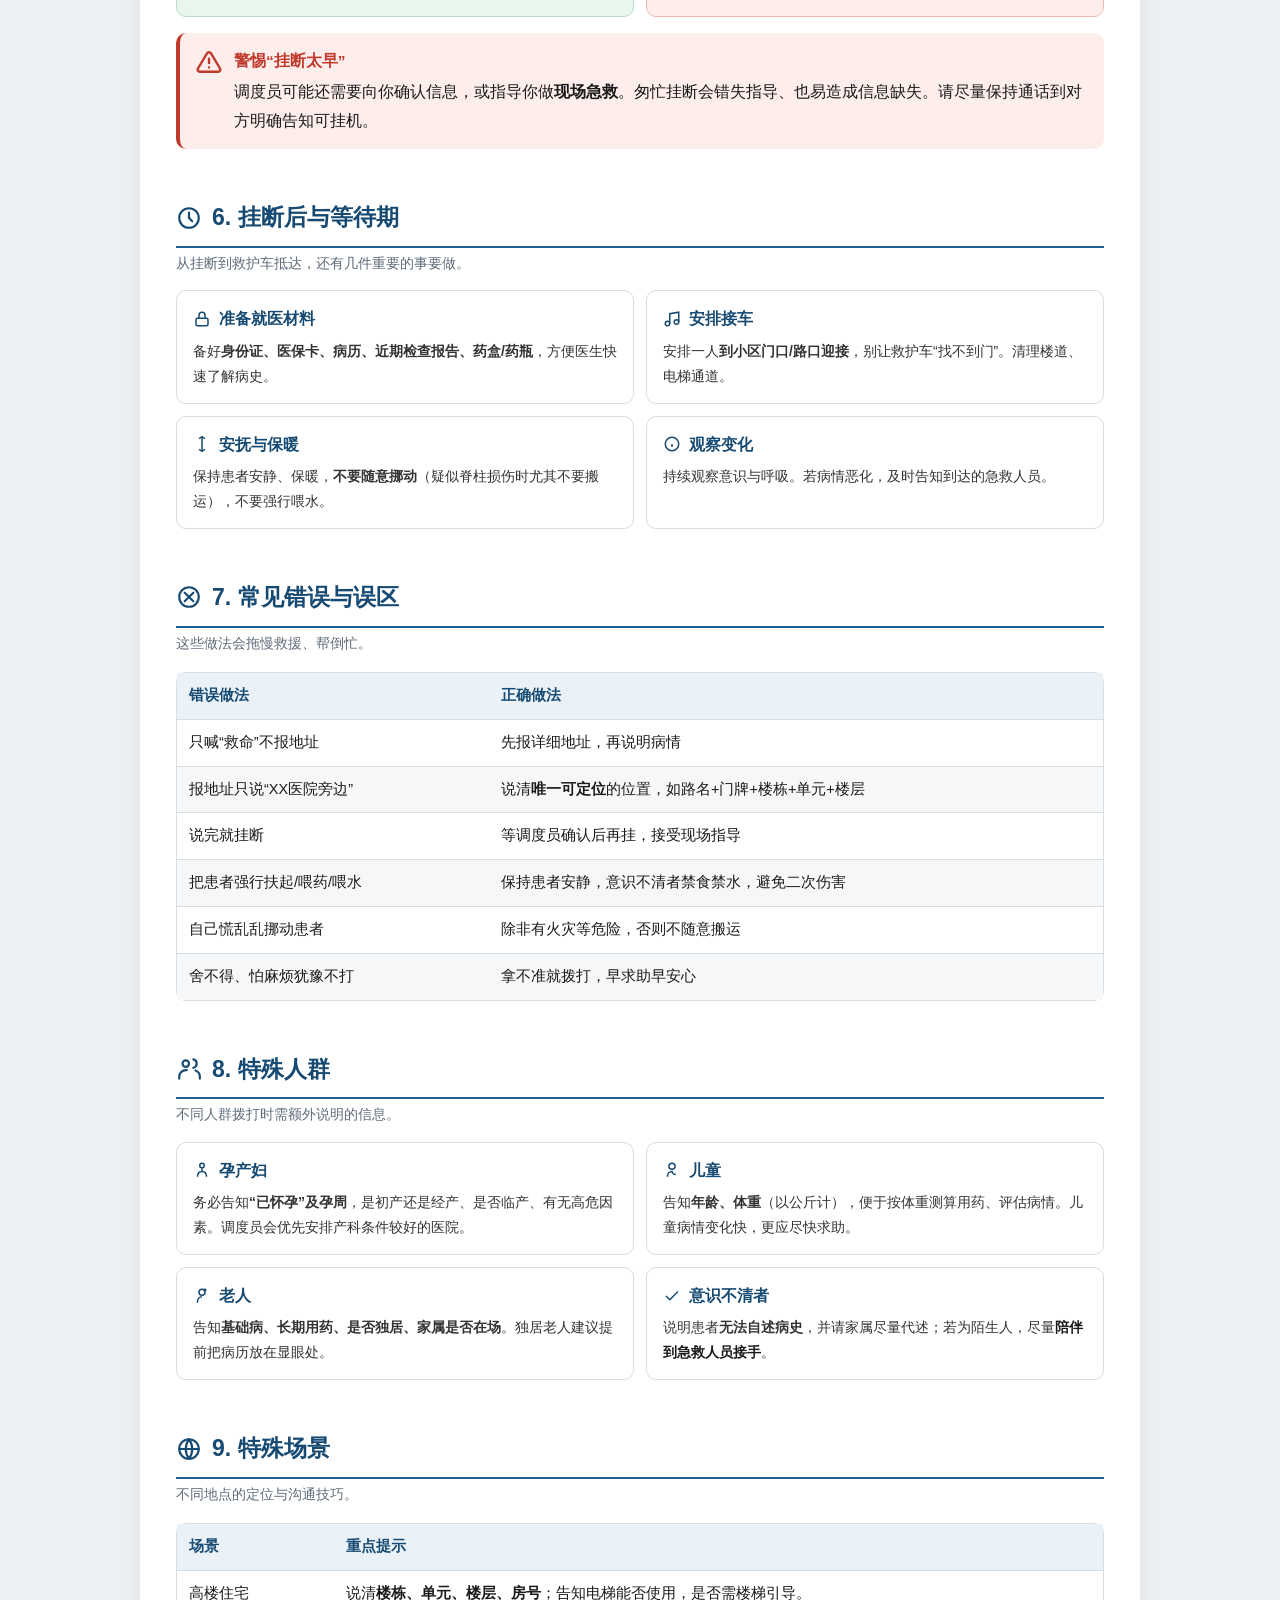
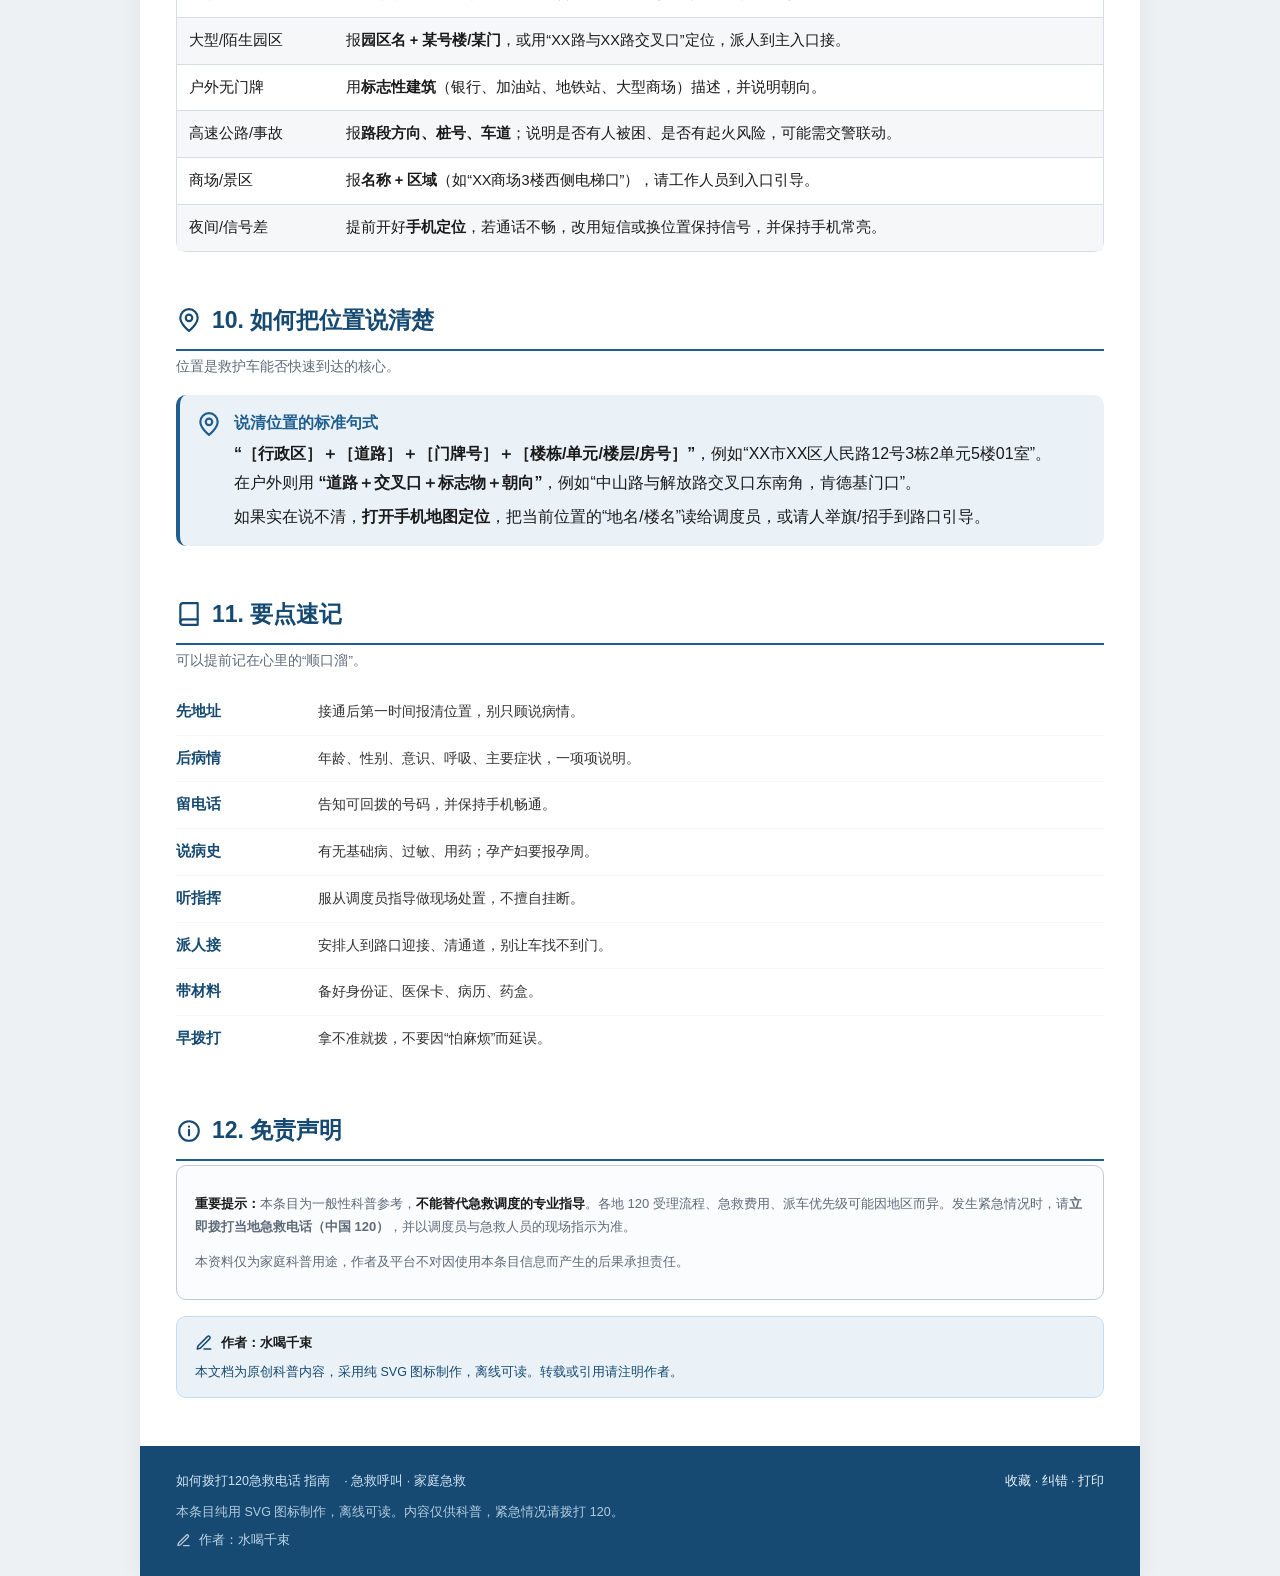
<file: wiki/拨打120急救电话指南.html>
<!DOCTYPE html>
<html lang="zh-CN">
<head>
<meta charset="UTF-8">
<meta name="viewport" content="width=device-width, initial-scale=1.0">
<title>如何拨打120急救电话 指南</title>
<style>
  :root{
    --ink:#1a1a1a; --ink-2:#333; --ink-3:#5f6b7a;
    --line:#d7dde3; --line-2:#c2cbd4;
    --brand:#1f5e8f; --brand-dark:#164a72; --brand-soft:#eaf2f8;
    --warn:#c0392b; --warn-soft:#fdeeec;
    --ok:#1e8449; --ok-soft:#e8f6ee;
    --amber:#b9770e; --amber-soft:#fdf4e5;
    --gray-soft:#f5f7f9;
  }
  *{box-sizing:border-box;}
  html{scroll-behavior:smooth;}
  body{
    margin:0; background:#eef1f4; color:var(--ink);
    font-family:"PingFang SC","Microsoft YaHei","Hiragino Sans GB","Noto Sans CJK SC",sans-serif;
    font-size:16px; line-height:1.78;
  }
  a{color:var(--brand); text-decoration:none;}
  a:hover{text-decoration:underline;}
  .wrap{max-width:900px; margin:0 auto; background:#fff; box-shadow:0 0 24px rgba(0,0,0,.06);}

  .topbar{
    background:var(--brand-dark); color:#fff; padding:12px 16px;
    display:flex; align-items:center; gap:10px; font-size:14px;
  }
  .topbar .brand{display:flex; align-items:center; gap:9px; font-weight:700; letter-spacing:.02em;}
  .topbar .spacer{flex:1;}
  .topbar a{color:#cfe3f3;}
  .topbar .icon-btn{display:flex; align-items:center; gap:6px; color:#dbe8f2; font-size:13px;}

  header.hero{padding:22px 18px; border-bottom:1px solid var(--line); background:linear-gradient(180deg,#fff,#fafcfe);}
  header.hero .eyebrow{
    display:inline-flex; align-items:center; gap:7px; color:var(--brand);
    font-size:12px; letter-spacing:.1em; font-weight:700; margin-bottom:8px;
  }
  header.hero h1{font-size:24px; margin:0 0 8px; line-height:1.35;}
  header.hero .lead{color:var(--ink-3); font-size:14.5px; margin:0;}
  .meta-row{display:flex; flex-wrap:wrap; gap:8px 16px; margin-top:14px; font-size:12.5px; color:var(--ink-3);}
  .meta-row span{display:inline-flex; align-items:center; gap:6px;}

  .entry-info{margin:14px 16px; border:1px solid var(--line); border-radius:10px; overflow:hidden;}
  .entry-info .ei-head{background:var(--gray-soft); padding:9px 14px; font-weight:700; color:var(--ink-2); font-size:14px; border-bottom:1px solid var(--line);}
  .entry-info .ei-body{padding:10px 14px;}
  .entry-info table{width:100%; border-collapse:collapse; font-size:13.5px;}
  .entry-info table td{padding:7px 8px; border-bottom:1px solid var(--gray-soft); vertical-align:top;}
  .entry-info table tr:last-child td{border-bottom:none;}
  .entry-info table td:first-child{width:78px; color:var(--ink-3);}

  .toc-mobile{display:block; margin:6px 16px 14px; border:1px solid var(--line); border-radius:10px; background:var(--gray-soft); overflow:hidden;}
  .toc-mobile summary{
    list-style:none; cursor:pointer; padding:13px 16px; font-weight:700; font-size:15px;
    color:var(--brand-dark); display:flex; align-items:center; gap:10px; user-select:none;
  }
  .toc-mobile summary::-webkit-details-marker{display:none;}
  .toc-mobile summary .chev{margin-left:auto; transition:transform .2s;}
  .toc-mobile[open] summary .chev{transform:rotate(180deg);}
  .toc-mobile ul{list-style:none; margin:0; padding:2px 16px 14px;}
  .toc-mobile li{margin:3px 0;}
  .toc-mobile a{display:block; color:var(--ink-3); font-size:13.5px; padding:5px 8px; border-radius:6px;}
  .toc-mobile a:hover{background:var(--brand-soft); color:var(--brand); text-decoration:none;}

  main{padding:0 4px;}
  section{margin-bottom:32px; scroll-margin-top:12px; padding:0 16px;}
  section > h2{
    font-size:20px; color:var(--brand-dark); margin:0 0 4px; padding-bottom:8px;
    border-bottom:2px solid var(--brand); display:flex; align-items:center; gap:10px;
  }
  section > h2 .h-ico{flex-shrink:0; width:26px; height:26px;}
  section .sub{color:var(--ink-3); font-size:13.5px; margin:0 0 14px;}

  h3{font-size:17px; color:var(--ink-2); margin:24px 0 8px; display:flex; align-items:center; gap:8px;}
  h3 .h-ico{width:21px; height:21px;}
  h4{font-size:15.5px; color:var(--ink-2); margin:18px 0 6px;}
  p{margin:10px 0;}
  ul,ol{margin:10px 0 10px 4px; padding-left:20px;}
  li{margin:6px 0;}
  strong{color:var(--ink);}

  .callout{border-radius:10px; padding:14px 16px; margin:16px 0; border-left:4px solid; display:flex; gap:12px; align-items:flex-start;}
  .callout .c-ico{flex-shrink:0; width:26px; height:26px; margin-top:2px;}
  .callout .c-title{font-weight:700; font-size:15.5px; margin:0 0 4px;}
  .callout p{margin:0;}
  .callout ul{margin:0; padding-left:18px; font-size:14.5px;}
  .callout.danger{background:var(--warn-soft); border-color:var(--warn);}
  .callout.danger .c-title{color:var(--warn);}
  .callout.ok{background:var(--ok-soft); border-color:var(--ok);}
  .callout.ok .c-title{color:var(--ok);}
  .callout.info{background:var(--brand-soft); border-color:var(--brand);}
  .callout.info .c-title{color:var(--brand);}
  .callout.amber{background:var(--amber-soft); border-color:var(--amber);}
  .callout.amber .c-title{color:var(--amber);}

  .infobox{border:1px solid var(--line); border-radius:10px; overflow:hidden; margin:0 0 8px;}
  .infobox .ib-head{background:var(--brand-soft); padding:10px 14px; font-weight:700; color:var(--brand-dark); font-size:14.5px;}
  .infobox .ib-body{padding:8px 14px;}
  .infobox table{width:100%; border-collapse:collapse; font-size:13.5px;}
  .infobox table td{padding:7px 8px; border-bottom:1px solid var(--gray-soft); vertical-align:top;}
  .infobox table tr:last-child td{border-bottom:none;}
  .infobox table td:first-child{width:88px; color:var(--ink-3);}

  .table-scroll{overflow-x:auto; -webkit-overflow-scrolling:touch; margin:16px 0; border:1px solid var(--line); border-radius:10px;}
  table.data{width:100%; border-collapse:collapse; font-size:13.5px; min-width:560px;}
  table.data th, table.data td{border-bottom:1px solid var(--line); padding:10px 12px; text-align:left; vertical-align:top;}
  table.data thead th{background:var(--brand-soft); color:var(--brand-dark); font-weight:700;}
  table.data tbody tr:last-child td{border-bottom:none;}
  table.data tbody tr:nth-child(even){background:var(--gray-soft);}

  .tag{display:inline-block; padding:2px 8px; border-radius:20px; font-size:11.5px; font-weight:600; margin-right:5px;}
  .tag.red{background:var(--warn-soft); color:var(--warn);}
  .tag.amber{background:var(--amber-soft); color:var(--amber);}
  .tag.green{background:var(--ok-soft); color:var(--ok);}
  .tag.blue{background:var(--brand-soft); color:var(--brand);}

  .grid{display:grid; grid-template-columns:1fr; gap:12px;}
  .card{border:1px solid var(--line); border-radius:10px; padding:14px 16px; background:#fff;}
  .card h4{margin:0 0 6px; font-size:15.5px; color:var(--brand-dark); display:flex; align-items:center; gap:8px;}
  .card p{margin:0; font-size:14px; color:var(--ink-2);}
  .card svg{flex-shrink:0;}

  .steps{list-style:none; margin:14px 0; padding:0;}
  .steps > li{position:relative; padding:0 0 0 46px; margin:0 0 20px;}
  .steps > li::before{
    counter-increment:step; content:counter(step); position:absolute; left:0; top:0;
    width:31px; height:31px; border-radius:50%; background:var(--brand); color:#fff;
    font-weight:700; display:flex; align-items:center; justify-content:center; font-size:15px;
  }
  .steps{counter-reset:step;}
  .steps > li::after{content:""; position:absolute; left:15px; top:38px; width:2px; bottom:-18px; background:var(--line);}
  .steps > li:last-child::after{display:none;}
  .steps .step-title{font-weight:700; font-size:15.5px;}
  .steps p{font-size:14.5px;}

  /* Info formula */
  .formula{border:1px solid var(--line); border-radius:12px; overflow:hidden; margin:16px 0; border-left:4px solid var(--brand);}
  .formula .f-head{background:var(--brand-dark); color:#fff; padding:10px 16px; font-weight:700; font-size:15px; display:flex; align-items:center; gap:9px;}
  .formula .f-body{padding:14px 16px; background:#fff;}
  .formula .f-item{display:flex; gap:12px; padding:10px 0; border-bottom:1px solid var(--gray-soft); align-items:flex-start;}
  .formula .f-item:last-child{border-bottom:none;}
  .formula .f-item .f-ico{flex-shrink:0; width:24px; height:24px; margin-top:1px;}
  .formula .f-item .f-label{font-weight:700; color:var(--brand-dark); font-size:14.5px;}
  .formula .f-item .f-tip{font-size:13.5px; color:var(--ink-3); margin-top:2px;}

  .do-dont{display:grid; grid-template-columns:1fr; gap:12px;}
  .do-dont .col{border-radius:10px; padding:14px 16px;}
  .do-dont .col h4{margin:0 0 10px; font-size:15.5px; display:flex; align-items:center; gap:8px;}
  .do-dont .col ul{margin:0; padding-left:20px; font-size:14.5px;}
  .do-dont .do{background:var(--ok-soft); border:1px solid #b7ddc7;}
  .do-dont .do h4{color:var(--ok);}
  .do-dont .dont{background:var(--warn-soft); border:1px solid #efb9b1;}
  .do-dont .dont h4{color:var(--warn);}

  .term-list{margin:16px 0;}
  .term-item{border-bottom:1px solid var(--gray-soft); padding:10px 0; display:flex; gap:12px; align-items:flex-start;}
  .term-item:last-child{border-bottom:none;}
  .term-item .t{flex-shrink:0; width:108px; font-weight:700; color:var(--brand-dark); font-size:14px;}
  .term-item .d{font-size:13.5px; color:var(--ink-2);}

  .disclaimer{border:1px solid var(--line-2); background:#fbfcfd; border-radius:10px; padding:16px 18px; font-size:13px; color:var(--ink-3);}
  .credit{margin-top:16px; border-radius:10px; padding:14px 18px; font-size:13px; background:var(--brand-soft); color:var(--brand-dark); border:1px solid #c5dcef;}

  footer{background:var(--brand-dark); color:#cfe3f3; padding:20px 18px; font-size:12.5px;}
  footer .row{display:flex; flex-wrap:wrap; gap:14px; align-items:center;}
  footer a{color:#eaf3fb;}
  footer .copy{margin-top:10px; opacity:.85; line-height:1.7;}
  footer .sign{margin-top:6px; opacity:.9; display:flex; align-items:center; gap:8px;}

  .top{position:fixed; right:16px; bottom:20px; width:42px; height:42px; border-radius:50%;
    background:var(--brand); color:#fff; display:flex; align-items:center; justify-content:center;
    box-shadow:0 4px 12px rgba(0,0,0,.2); cursor:pointer; border:none; opacity:0; pointer-events:none; transition:opacity .2s; z-index:50;}
  .top.show{opacity:1; pointer-events:auto;}
  .top svg{width:20px; height:20px;}

  @media(min-width:920px){
    .wrap{max-width:1000px;}
    header.hero{padding:30px 36px 24px;}
    header.hero h1{font-size:30px;}
    header.hero .lead{font-size:15px;}
    .entry-info{margin:18px 36px 0;}
    .toc-mobile{display:none;}
    main{padding:0;}
    section{padding:0 36px; margin-bottom:48px;}
    section > h2{font-size:23px;}
    .grid{grid-template-columns:1fr 1fr;}
    .do-dont{grid-template-columns:1fr 1fr;}
    .steps > li{padding-left:54px;}
    .steps > li::before{width:34px;height:34px;font-size:16px;}
    .steps > li::after{left:16px;}
    footer{padding:24px 36px;}
    .table-scroll{overflow:visible;}
    table.data{min-width:0; font-size:14.5px;}
    .infobox table{font-size:14px;}
    .term-item .t{width:130px; font-size:14.5px;}
    .term-item .d{font-size:14px;}
  }
</style>
</head>
<body>
<div class="wrap">

  <!-- Top bar -->
  <div class="topbar">
    <span class="brand">
      <svg width="19" height="19" viewBox="0 0 24 24" fill="none" stroke="#fff" stroke-width="2" stroke-linecap="round" stroke-linejoin="round"><path d="M12 22s8-4 8-10V5l-8-3-8 3v7c0 6 8 10 8 10z"/><path d="M9 12l2 2 4-4"/></svg>
      家庭急救知识
    </span>
    <span class="spacer"></span>
    <a class="icon-btn" href="#disclaimer">
      <svg width="16" height="16" viewBox="0 0 24 24" fill="none" stroke="currentColor" stroke-width="2"><circle cx="12" cy="12" r="9"/><path d="M12 11v5M12 8h.01"/></svg>
      提示
    </a>
  </div>

  <!-- Hero -->
  <header class="hero">
    <div class="eyebrow">
      <svg width="15" height="15" viewBox="0 0 24 24" fill="none" stroke="currentColor" stroke-width="2" stroke-linecap="round"><rect x="3" y="3" width="18" height="18" rx="2"/><path d="M9 12h6M12 9v6"/></svg>
      急救知识 · 单一条目
    </div>
    <h1>如何拨打120急救电话 指南</h1>
    <p class="lead">从“该不该打”到“接通后说什么”“打完做什么”，系统梳理拨打 120 全流程的要点、通话公式与常见错误，帮助你在紧急时刻沉着、准确、高效求助。</p>
    <div class="meta-row">
      <span><svg width="14" height="14" viewBox="0 0 24 24" fill="none" stroke="currentColor" stroke-width="2"><circle cx="12" cy="12" r="9"/><path d="M12 7v5l3 3"/></svg>阅读约 8 分钟</span>
      <span><svg width="14" height="14" viewBox="0 0 24 24" fill="none" stroke="currentColor" stroke-width="2"><path d="M12 3v18M5 8l7-5 7 5M5 8v10M19 8v10M3 20h18"/></svg>分类：急救呼叫</span>
      <span><svg width="14" height="14" viewBox="0 0 24 24" fill="none" stroke="currentColor" stroke-width="2"><circle cx="12" cy="12" r="9"/><path d="M9 12l2 2 4-4"/></svg>已校核</span>
    </div>
  </header>

  <!-- Entry info -->
  <div class="entry-info">
    <div class="ei-head">条目信息</div>
    <div class="ei-body">
      <table>
        <tr><td>作者</td><td>水喝千束</td></tr>
        <tr><td>分类</td><td>急救呼叫 · 家庭急救</td></tr>
        <tr><td>适用人群</td><td>普通公众、家庭看护者、孕产妇家庭</td></tr>
        <tr><td>适用场景</td><td>突发急症、意外伤害、中毒、孕产异常等需要急救的场合</td></tr>
        <tr><td>核心要点</td><td>沉着冷静 · 说清地址电话 · 报明病情 · 保持通话 · 引导接车</td></tr>
      </table>
    </div>
  </div>

  <!-- Mobile TOC -->
  <details class="toc-mobile">
    <summary>
      <svg width="18" height="18" viewBox="0 0 24 24" fill="none" stroke="currentColor" stroke-width="2" stroke-linecap="round"><path d="M3 6h18M3 12h18M3 18h18"/></svg>
      目录
      <svg class="chev" width="18" height="18" viewBox="0 0 24 24" fill="none" stroke="currentColor" stroke-width="2" stroke-linecap="round" stroke-linejoin="round"><path d="M6 9l6 6 6-6"/></svg>
    </summary>
    <ul>
      <li><a href="#overview">1. 概述</a></li>
      <li><a href="#when">2. 何时该打120</a></li>
      <li><a href="#before">3. 拨打前准备</a></li>
      <li><a href="#formula">4. 接通后说什么</a></li>
      <li><a href="#talk">5. 通话中的注意事项</a></li>
      <li><a href="#after">6. 挂断后与等待期</a></li>
      <li><a href="#errors">7. 常见错误与误区</a></li>
      <li><a href="#groups">8. 特殊人群</a></li>
      <li><a href="#scenes">9. 特殊场景</a></li>
      <li><a href="#location">10. 如何说清位置</a></li>
      <li><a href="#terms">11. 要点速记</a></li>
      <li><a href="#disclaimer">12. 免责声明</a></li>
    </ul>
  </details>

  <main>
    <!-- 1 Overview -->
    <section id="overview">
      <h2>
        <svg class="h-ico" viewBox="0 0 24 24" fill="none" stroke="currentColor" stroke-width="2" stroke-linecap="round" stroke-linejoin="round"><path d="M4 19.5A2.5 2.5 0 0 1 6.5 17H20"/><path d="M6.5 2H20v20H6.5A2.5 2.5 0 0 1 4 19.5v-15A2.5 2.5 0 0 1 6.5 2z"/><path d="M9 7h6M9 11h6"/></svg>
        1. 概述
      </h2>
      <p class="sub">拨打 120 是普通人一生中可能用到、但极少演练的“关键时刻”。</p>
      <p>120 是中国大陆的<b>医疗急救呼叫电话</b>，由各地急救中心统一受理，负责指挥调度救护车、急救医生与院前急救资源。紧急时刻，<b>能否在最短时间内把关键信息说清楚</b>，直接关系到患者能否得到及时、精准的救援。</p>
      <p>很多人在慌乱中只会喊“快救人”，却漏掉了最关键的<b>地址</b>；也有人说完地址就挂断，错过了调度员提供的<b>现场急救指导</b>。了解拨打流程，能让你在紧张状态下少犯错、不添乱。</p>
      <div class="infobox">
        <div class="ib-head">关键认知</div>
        <div class="ib-body">
          <table>
            <tr><td>收费</td><td>急救电话接通本身通常不计费；救护车与院前急救服务按规定收费（各地标准不同）。</td></tr>
            <tr><td>调度</td><td>调度员会按优先级分派车辆，<b>并非先到先救</b>，而是根据病情危重程度判断。</td></tr>
            <tr><td>指导</td><td>调度员往往会在电话中<b>指导你现场操作</b>（如心肺复苏、止血、侧卧），应服从其指示。</td></tr>
            <tr><td>时间</td><td>从接通到派车，调度员通常在几分钟内完成；你提供的信息越准，越不耽误。</td></tr>
          </table>
        </div>
      </div>
      <div class="callout info">
        <svg class="c-ico" viewBox="0 0 24 24" fill="none" stroke="#1f5e8f" stroke-width="2" stroke-linecap="round" stroke-linejoin="round"><circle cx="12" cy="12" r="9"/><path d="M12 11v5M12 8h.01"/></svg>
        <div>
          <p class="c-title">原则：宁可多打，不要犹豫</p>
          <p>很多人因为“怕小题大做”“怕救护车来了浪费”而延迟拨打。事实上，<strong>对急症而言，早一分钟求助就多一分生机</strong>。拿不准时，默认拨打。</p>
        </div>
      </div>
    </section>

    <!-- 2 When -->
    <section id="when">
      <h2>
        <svg class="h-ico" viewBox="0 0 24 24" fill="none" stroke="currentColor" stroke-width="2" stroke-linecap="round" stroke-linejoin="round"><circle cx="12" cy="12" r="9"/><path d="M12 7v5l3 3"/></svg>
        2. 何时该打 120
      </h2>
      <p class="sub">出现这些情况应立即拨打，而不是先观察或自行送医。</p>
      <div class="grid">
        <div class="card">
          <h4><svg width="18" height="18" viewBox="0 0 24 24" fill="none" stroke="currentColor" stroke-width="2"><path d="M22 11.1V12a10 10 0 1 1-5.9-9.1"/><path d="M22 4L12 14 9 11"/></svg>意识与呼吸异常</h4>
          <p>昏迷、呼之不应、抽搐、呼吸急促或停止、面色发绀。</p>
        </div>
        <div class="card">
          <h4><svg width="18" height="18" viewBox="0 0 24 24" fill="none" stroke="currentColor" stroke-width="2"><path d="M22 12h-4l-3 9L9 3l-3 9H2"/></svg>胸痛与循环问题</h4>
          <p>剧烈胸痛、胸闷、心悸、脉搏微弱、大量出血、脸色苍白湿冷。</p>
        </div>
        <div class="card">
          <h4><svg width="18" height="18" viewBox="0 0 24 24" fill="none" stroke="currentColor" stroke-width="2"><path d="M19 14c1.5-1.5 3-3.2 3-5.5a5.5 5.5 0 0 0-11 0c0 2.3 1.5 4 3 5.5l-1 2h-6v2h2l1 3h2l1-1h4l1 1h2l1-3h2v-2z"/></svg>急性外伤与中毒</h4>
          <p>车祸、坠落、烧伤、溺水、误服药物或毒物、煤气中毒。</p>
        </div>
        <div class="card">
          <h4><svg width="18" height="18" viewBox="0 0 24 24" fill="none" stroke="currentColor" stroke-width="2"><circle cx="12" cy="6" r="3"/><path d="M6 21c0-4 2-7 6-7s6 3 6 7"/><path d="M12 9v5"/></svg>孕产异常</h4>
          <p>临产阵痛、破水、大出血、剧烈腹痛、胎动异常、先兆子痫（头痛、视物模糊、抽搐）。</p>
        </div>
      </div>
      <div class="callout amber">
        <svg class="c-ico" viewBox="0 0 24 24" fill="none" stroke="#b9770e" stroke-width="2" stroke-linecap="round" stroke-linejoin="round"><circle cx="12" cy="12" r="9"/><path d="M12 8v4M12 16h.01"/></svg>
        <div>
          <p class="c-title">自行送医 vs 拨打 120</p>
          <p>若患者病情危重、可能途中恶化（如意识不清、大出血、疑似心梗/卒中），<strong>首选拨打 120</strong>，因为救护车上有急救设备、专业人员，且能在途中提前对接医院。距离很近、病情稳定时可自行送医。</p>
        </div>
      </div>
    </section>

    <!-- 3 Before -->
    <section id="before">
      <h2>
        <svg class="h-ico" viewBox="0 0 24 24" fill="none" stroke="currentColor" stroke-width="2" stroke-linecap="round" stroke-linejoin="round"><path d="M9 18V5l12-2v13"/><circle cx="6" cy="18" r="3"/><circle cx="18" cy="16" r="3"/></svg>
        3. 拨打前的准备
      </h2>
      <p class="sub">花十几秒确认几件事，比慌乱地开口更有效。</p>
      <ol class="steps">
        <li>
          <div class="step-title">先确认位置（最重要）</div>
          <p>看清或确定<b>门牌号、楼栋、单元、楼层</b>。如果在户外，记住<b>路名、交叉路口、标志性建筑</b>。不确定就先看导航定位。</p>
        </li>
        <li>
          <div class="step-title">确保号码畅通</div>
          <p>拨打后请保持手机<b>开机、有信号</b>，不要用同一部手机边打边做其他占线的事。把电话号码告知调度员，方便回拨。</p>
        </li>
        <li>
          <div class="step-title">快速观察患者</div>
          <p>判断年龄、性别、<b>意识是否清醒</b>、是否有呼吸、有无外伤或出血、主要症状。有既往病史、是否怀孕也一并留意。</p>
        </li>
        <li>
          <div class="step-title">找人协助</div>
          <p>安排一人<b>下楼迎接救护车</b>、打开小区/单元门、清理通道；另一人看护患者，避免患者独处。</p>
        </li>
      </ol>
    </section>

    <!-- 4 Formula -->
    <section id="formula">
      <h2>
        <svg class="h-ico" viewBox="0 0 24 24" fill="none" stroke="currentColor" stroke-width="2" stroke-linecap="round" stroke-linejoin="round"><path d="M3 17l6-6 4 4 8-8"/><path d="M14 7h7v7"/></svg>
        4. 接通后说什么
      </h2>
      <p class="sub">记住这个“信息公式”，照着说就不会漏。</p>
      <div class="formula">
        <div class="f-head">
          <svg width="19" height="19" viewBox="0 0 24 24" fill="none" stroke="#fff" stroke-width="2" stroke-linecap="round" stroke-linejoin="round"><path d="M3 21V7l9-4 9 4v14"/><path d="M12 3v5"/><path d="M9 21v-8h6v8M9 9h6"/></svg>
          120 呼救信息公式：地址 · 电话 · 病情 · 人数 · 病史
        </div>
        <div class="f-body">
          <div class="f-item">
            <svg class="f-ico" viewBox="0 0 24 24" fill="none" stroke="#1f5e8f" stroke-width="2" stroke-linecap="round" stroke-linejoin="round"><path d="M20 10c0 6-8 12-8 12s-8-6-8-12a8 8 0 0 1 16 0z"/><circle cx="12" cy="10" r="3"/></svg>
            <div>
              <div class="f-label">① 详细地址（先说这个）</div>
              <div class="f-tip">“XX路XX号X栋X单元X楼X号”，或户外标志物。地址不清是耽误救援的首要原因。</div>
            </div>
          </div>
          <div class="f-item">
            <svg class="f-ico" viewBox="0 0 24 24" fill="none" stroke="#1f5e8f" stroke-width="2" stroke-linecap="round" stroke-linejoin="round"><rect x="5" y="2" width="14" height="20" rx="2"/><path d="M12 18h.01"/></svg>
            <div>
              <div class="f-label">② 您的联系电话</div>
              <div class="f-tip">方便调度员联系、指路。通话期间保持手机可用。</div>
            </div>
          </div>
          <div class="f-item">
            <svg class="f-ico" viewBox="0 0 24 24" fill="none" stroke="#1f5e8f" stroke-width="2" stroke-linecap="round" stroke-linejoin="round"><circle cx="12" cy="12" r="9"/><path d="M12 7v5l3 3"/></svg>
            <div>
              <div class="f-label">③ 患者基本情况与症状</div>
              <div class="f-tip">年龄、性别，是否清醒、有无呼吸，主要症状（胸痛/抽搐/出血/昏迷等）。</div>
            </div>
          </div>
          <div class="f-item">
            <svg class="f-ico" viewBox="0 0 24 24" fill="none" stroke="#1f5e8f" stroke-width="2" stroke-linecap="round" stroke-linejoin="round"><circle cx="9" cy="7" r="3"/><path d="M3 21v-2a6 6 0 0 1 6-6M16 3.1a4 4 0 0 1 0 7.8M22 21v-2a6 6 0 0 0-4-5.7"/></svg>
            <div>
              <div class="f-label">④ 患者人数与现场情况</div>
              <div class="f-tip">几个人受伤/发病；若是车祸、火灾、中毒等，说明<b>是否仍有危险</b>、是否需要消防/公安联动。</div>
            </div>
          </div>
          <div class="f-item">
            <svg class="f-ico" viewBox="0 0 24 24" fill="none" stroke="#1f5e8f" stroke-width="2" stroke-linecap="round" stroke-linejoin="round"><path d="M12 20h9"/><path d="M16.5 3.5a2.1 2.1 0 0 1 3 3L7 19l-4 1 1-4z"/></svg>
            <div>
              <div class="f-label">⑤ 既往病史 / 是否怀孕</div>
              <div class="f-tip">有无心脏病、糖尿病、高血压、药物过敏；<b>孕妇务必说明孕周</b>。这能帮助医生做准备。</div>
            </div>
          </div>
        </div>
      </div>
      <div class="callout ok">
        <svg class="c-ico" viewBox="0 0 24 24" fill="none" stroke="#1e8449" stroke-width="2" stroke-linecap="round" stroke-linejoin="round"><path d="M22 11.1V12a10 10 0 1 1-5.9-9.1"/><path d="M22 4L12 14 9 11"/></svg>
        <div>
          <p class="c-title">一句话范本</p>
          <p><strong>“我在XX路XX号X栋X单元X楼，患者男性约60岁，现在叫不醒、呼吸很浅，可能中风了，有高血压史，我的电话是13XXXXXXXXX。”</strong><br>这样的表达，信息完整、条理清楚，调度员能立即派车。</p>
        </div>
      </div>
    </section>

    <!-- 5 Talk -->
    <section id="talk">
      <h2>
        <svg class="h-ico" viewBox="0 0 24 24" fill="none" stroke="currentColor" stroke-width="2" stroke-linecap="round" stroke-linejoin="round"><path d="M21 15a2 2 0 0 1-2 2H7l-4 4V5a2 2 0 0 1 2-2h14a2 2 0 0 1 2 2z"/></svg>
        5. 通话中的注意事项
      </h2>
      <p class="sub">接通后这几件事要做好，别让通话白打。</p>
      <div class="do-dont">
        <div class="col do">
          <h4>
            <svg width="19" height="19" viewBox="0 0 24 24" fill="none" stroke="currentColor" stroke-width="2.2" stroke-linecap="round" stroke-linejoin="round"><path d="M20 6L9 17l-5-5"/></svg>
            应该做
          </h4>
          <ul>
            <li>先说<b>地址</b>，再说病情</li>
            <li>语速平缓、吐字清楚、避免方言词</li>
            <li>听调度员问完再补充，不抢话</li>
            <li>按调度员指导进行现场处置（如CPR、止血）</li>
            <li>记住调度员嘱咐的事项</li>
            <li>通话结束前，等对方先挂断</li>
          </ul>
        </div>
        <div class="col dont">
          <h4>
            <svg width="19" height="19" viewBox="0 0 24 24" fill="none" stroke="currentColor" stroke-width="2.2" stroke-linecap="round" stroke-linejoin="round"><circle cx="12" cy="12" r="9"/><path d="M15 9l-6 6M9 9l6 6"/></svg>
            不要做
          </h4>
          <ul>
            <li>不要只说“快救我”而<strong>不报地址</strong></li>
            <li>不要慌张语速过快、前言不搭后语</li>
            <li>不要擅自挂断电话</li>
            <li>不要虚报或夸大病情</li>
            <li>不要一边打电话一边让患者起身/喝水/乱动</li>
            <li>不要在电话里和调度员争执</li>
          </ul>
        </div>
      </div>
      <div class="callout danger">
        <svg class="c-ico" viewBox="0 0 24 24" fill="none" stroke="#c0392b" stroke-width="2.2" stroke-linecap="round" stroke-linejoin="round"><path d="M10.3 3.9L1.8 18a2 2 0 0 0 1.7 3h17a2 2 0 0 0 1.7-3L13.7 3.9a2 2 0 0 0-3.4 0z"/><path d="M12 9v4M12 17h.01"/></svg>
        <div>
          <p class="c-title">警惕“挂断太早”</p>
          <p>调度员可能还需要向你确认信息，或指导你做<b>现场急救</b>。匆忙挂断会错失指导、也易造成信息缺失。请尽量保持通话到对方明确告知可挂机。</p>
        </div>
      </div>
    </section>

    <!-- 6 After -->
    <section id="after">
      <h2>
        <svg class="h-ico" viewBox="0 0 24 24" fill="none" stroke="currentColor" stroke-width="2" stroke-linecap="round" stroke-linejoin="round"><circle cx="12" cy="12" r="9"/><path d="M12 7v5l3 3"/></svg>
        6. 挂断后与等待期
      </h2>
      <p class="sub">从挂断到救护车抵达，还有几件重要的事要做。</p>
      <div class="grid">
        <div class="card">
          <h4><svg width="18" height="18" viewBox="0 0 24 24" fill="none" stroke="currentColor" stroke-width="2"><rect x="4" y="11" width="16" height="10" rx="2"/><path d="M8 11V7a4 4 0 0 1 8 0v4"/></svg>准备就医材料</h4>
          <p>备好<b>身份证、医保卡、病历、近期检查报告、药盒/药瓶</b>，方便医生快速了解病史。</p>
        </div>
        <div class="card">
          <h4><svg width="18" height="18" viewBox="0 0 24 24" fill="none" stroke="currentColor" stroke-width="2"><path d="M9 18V5l12-2v13"/><circle cx="6" cy="18" r="3"/><circle cx="18" cy="16" r="3"/></svg>安排接车</h4>
          <p>安排一人<b>到小区门口/路口迎接</b>，别让救护车“找不到门”。清理楼道、电梯通道。</p>
        </div>
        <div class="card">
          <h4><svg width="18" height="18" viewBox="0 0 24 24" fill="none" stroke="currentColor" stroke-width="2"><path d="M12 2v20M12 2l4 3M12 2L8 5M12 22l4-3M12 22l-4-3"/></svg>安抚与保暖</h4>
          <p>保持患者安静、保暖，<b>不要随意挪动</b>（疑似脊柱损伤时尤其不要搬运），不要强行喂水。</p>
        </div>
        <div class="card">
          <h4><svg width="18" height="18" viewBox="0 0 24 24" fill="none" stroke="currentColor" stroke-width="2"><circle cx="12" cy="12" r="9"/><path d="M12 16v-4M12 8h.01"/></svg>观察变化</h4>
          <p>持续观察意识与呼吸。若病情恶化，及时告知到达的急救人员。</p>
        </div>
      </div>
    </section>

    <!-- 7 Errors -->
    <section id="errors">
      <h2>
        <svg class="h-ico" viewBox="0 0 24 24" fill="none" stroke="currentColor" stroke-width="2" stroke-linecap="round" stroke-linejoin="round"><circle cx="12" cy="12" r="9"/><path d="M8 8l8 8M16 8l-8 8"/></svg>
        7. 常见错误与误区
      </h2>
      <p class="sub">这些做法会拖慢救援、帮倒忙。</p>
      <div class="table-scroll">
      <table class="data">
        <thead><tr><th>错误做法</th><th>正确做法</th></tr></thead>
        <tbody>
          <tr><td>只喊“救命”不报地址</td><td>先报详细地址，再说明病情</td></tr>
          <tr><td>报地址只说“XX医院旁边”</td><td>说清<strong>唯一可定位</strong>的位置，如路名+门牌+楼栋+单元+楼层</td></tr>
          <tr><td>说完就挂断</td><td>等调度员确认后再挂，接受现场指导</td></tr>
          <tr><td>把患者强行扶起/喂药/喂水</td><td>保持患者安静，意识不清者禁食禁水，避免二次伤害</td></tr>
          <tr><td>自己慌乱乱挪动患者</td><td>除非有火灾等危险，否则不随意搬运</td></tr>
          <tr><td>舍不得、怕麻烦犹豫不打</td><td>拿不准就拨打，早求助早安心</td></tr>
        </tbody>
      </table>
      </div>
    </section>

    <!-- 8 Groups -->
    <section id="groups">
      <h2>
        <svg class="h-ico" viewBox="0 0 24 24" fill="none" stroke="currentColor" stroke-width="2" stroke-linecap="round" stroke-linejoin="round"><circle cx="9" cy="7" r="3"/><path d="M3 21v-2a6 6 0 0 1 6-6h1M16 3.1a4 4 0 0 1 0 7.8M22 21v-2a6 6 0 0 0-4-5.7"/></svg>
        8. 特殊人群
      </h2>
      <p class="sub">不同人群拨打时需额外说明的信息。</p>
      <div class="grid">
        <div class="card">
          <h4><svg width="18" height="18" viewBox="0 0 24 24" fill="none" stroke="currentColor" stroke-width="2"><circle cx="12" cy="6" r="3"/><path d="M6 21c0-4 2-7 6-7s6 3 6 7"/><path d="M12 9v5"/></svg>孕产妇</h4>
          <p>务必告知<b>“已怀孕”及孕周</b>，是初产还是经产、是否临产、有无高危因素。调度员会优先安排产科条件较好的医院。</p>
        </div>
        <div class="card">
          <h4><svg width="18" height="18" viewBox="0 0 24 24" fill="none" stroke="currentColor" stroke-width="2"><circle cx="12" cy="7" r="4"/><path d="M6 21v-1a6 6 0 0 1 6-6M12 13a5 5 0 0 0 5 5"/></svg>儿童</h4>
          <p>告知<b>年龄、体重</b>（以公斤计），便于按体重测算用药、评估病情。儿童病情变化快，更应尽快求助。</p>
        </div>
        <div class="card">
          <h4><svg width="18" height="18" viewBox="0 0 24 24" fill="none" stroke="currentColor" stroke-width="2"><circle cx="12" cy="7" r="4"/><path d="M6 21v-2a6 6 0 0 1 6-6M16 2v4M18 4h-4"/></svg>老人</h4>
          <p>告知<b>基础病、长期用药、是否独居、家属是否在场</b>。独居老人建议提前把病历放在显眼处。</p>
        </div>
        <div class="card">
          <h4><svg width="18" height="18" viewBox="0 0 24 24" fill="none" stroke="currentColor" stroke-width="2"><path d="M20 6L9 17l-5-5"/></svg>意识不清者</h4>
          <p>说明患者<b>无法自述病史</b>，并请家属尽量代述；若为陌生人，尽量<strong>陪伴到急救人员接手</strong>。</p>
        </div>
      </div>
    </section>

    <!-- 9 Scenes -->
    <section id="scenes">
      <h2>
        <svg class="h-ico" viewBox="0 0 24 24" fill="none" stroke="currentColor" stroke-width="2" stroke-linecap="round" stroke-linejoin="round"><circle cx="12" cy="12" r="9"/><path d="M3 12h18M12 3a15 15 0 0 1 0 18M12 3a15 15 0 0 0 0 18"/></svg>
        9. 特殊场景
      </h2>
      <p class="sub">不同地点的定位与沟通技巧。</p>
      <div class="table-scroll">
      <table class="data">
        <thead><tr><th>场景</th><th>重点提示</th></tr></thead>
        <tbody>
          <tr><td>高楼住宅</td><td>说清<b>楼栋、单元、楼层、房号</b>；告知电梯能否使用，是否需楼梯引导。</td></tr>
          <tr><td>大型/陌生园区</td><td>报<b>园区名 + 某号楼/某门</b>，或用“XX路与XX路交叉口”定位，派人到主入口接。</td></tr>
          <tr><td>户外无门牌</td><td>用<b>标志性建筑</b>（银行、加油站、地铁站、大型商场）描述，并说明朝向。</td></tr>
          <tr><td>高速公路/事故</td><td>报<b>路段方向、桩号、车道</b>；说明是否有人被困、是否有起火风险，可能需交警联动。</td></tr>
          <tr><td>商场/景区</td><td>报<b>名称 + 区域</b>（如“XX商场3楼西侧电梯口”），请工作人员到入口引导。</td></tr>
          <tr><td>夜间/信号差</td><td>提前开好<b>手机定位</b>，若通话不畅，改用短信或换位置保持信号，并保持手机常亮。</td></tr>
        </tbody>
      </table>
      </div>
    </section>

    <!-- 10 Location -->
    <section id="location">
      <h2>
        <svg class="h-ico" viewBox="0 0 24 24" fill="none" stroke="currentColor" stroke-width="2" stroke-linecap="round" stroke-linejoin="round"><path d="M20 10c0 6-8 12-8 12s-8-6-8-12a8 8 0 0 1 16 0z"/><circle cx="12" cy="10" r="3"/></svg>
        10. 如何把位置说清楚
      </h2>
      <p class="sub">位置是救护车能否快速到达的核心。</p>
      <div class="callout info">
        <svg class="c-ico" viewBox="0 0 24 24" fill="none" stroke="#1f5e8f" stroke-width="2" stroke-linecap="round" stroke-linejoin="round"><path d="M20 10c0 6-8 12-8 12s-8-6-8-12a8 8 0 0 1 16 0z"/><circle cx="12" cy="10" r="3"/></svg>
        <div>
          <p class="c-title">说清位置的标准句式</p>
          <p><strong>“［行政区］＋［道路］＋［门牌号］＋［楼栋/单元/楼层/房号］”</strong>，例如“XX市XX区人民路12号3栋2单元5楼01室”。<br>在户外则用 <strong>“道路＋交叉口＋标志物＋朝向”</strong>，例如“中山路与解放路交叉口东南角，肯德基门口”。</p>
          <p style="margin-top:6px;">如果实在说不清，<strong>打开手机地图定位</strong>，把当前位置的“地名/楼名”读给调度员，或请人举旗/招手到路口引导。</p>
        </div>
      </div>
    </section>

    <!-- 11 Terms -->
    <section id="terms">
      <h2>
        <svg class="h-ico" viewBox="0 0 24 24" fill="none" stroke="currentColor" stroke-width="2" stroke-linecap="round" stroke-linejoin="round"><path d="M4 19.5A2.5 2.5 0 0 1 6.5 17H20"/><path d="M6.5 2H20v20H6.5A2.5 2.5 0 0 1 4 19.5v-15A2.5 2.5 0 0 1 6.5 2z"/></svg>
        11. 要点速记
      </h2>
      <p class="sub">可以提前记在心里的“顺口溜”。</p>
      <div class="term-list">
        <div class="term-item"><div class="t">先地址</div><div class="d">接通后第一时间报清位置，别只顾说病情。</div></div>
        <div class="term-item"><div class="t">后病情</div><div class="d">年龄、性别、意识、呼吸、主要症状，一项项说明。</div></div>
        <div class="term-item"><div class="t">留电话</div><div class="d">告知可回拨的号码，并保持手机畅通。</div></div>
        <div class="term-item"><div class="t">说病史</div><div class="d">有无基础病、过敏、用药；孕产妇要报孕周。</div></div>
        <div class="term-item"><div class="t">听指挥</div><div class="d">服从调度员指导做现场处置，不擅自挂断。</div></div>
        <div class="term-item"><div class="t">派人接</div><div class="d">安排人到路口迎接、清通道，别让车找不到门。</div></div>
        <div class="term-item"><div class="t">带材料</div><div class="d">备好身份证、医保卡、病历、药盒。</div></div>
        <div class="term-item"><div class="t">早拨打</div><div class="d">拿不准就拨，不要因“怕麻烦”而延误。</div></div>
      </div>
    </section>

    <!-- 12 Disclaimer -->
    <section id="disclaimer">
      <h2>
        <svg class="h-ico" viewBox="0 0 24 24" fill="none" stroke="currentColor" stroke-width="2" stroke-linecap="round" stroke-linejoin="round"><circle cx="12" cy="12" r="9"/><path d="M12 11v5M12 8h.01"/></svg>
        12. 免责声明
      </h2>
      <div class="disclaimer">
        <p><strong>重要提示：</strong>本条目为一般性科普参考，<strong>不能替代急救调度的专业指导</strong>。各地 120 受理流程、急救费用、派车优先级可能因地区而异。发生紧急情况时，请<b>立即拨打当地急救电话（中国 120）</b>，并以调度员与急救人员的现场指示为准。</p>
        <p style="margin-top:12px;">本资料仅为家庭科普用途，作者及平台不对因使用本条目信息而产生的后果承担责任。</p>
      </div>
      <div class="credit">
        <span style="display:flex; align-items:center; gap:8px;">
          <svg width="18" height="18" viewBox="0 0 24 24" fill="none" stroke="currentColor" stroke-width="2" stroke-linecap="round" stroke-linejoin="round"><path d="M12 20h9"/><path d="M16.5 3.5a2.1 2.1 0 0 1 3 3L7 19l-4 1 1-4z"/></svg>
          <strong>作者：水喝千束</strong>
        </span>
        <p style="margin:6px 0 0; font-size:12.5px;">本文档为原创科普内容，采用纯 SVG 图标制作，离线可读。转载或引用请注明作者。</p>
      </div>
    </section>
  </main>

  <!-- Footer -->
  <footer>
    <div class="row">
      <span>如何拨打120急救电话 指南</span>
      <span>· 急救呼叫 · 家庭急救</span>
      <span style="margin-left:auto;"><a href="#">收藏</a> · <a href="#">纠错</a> · <a href="#">打印</a></span>
    </div>
    <div class="copy">本条目纯用 SVG 图标制作，离线可读。内容仅供科普，紧急情况请拨打 120。</div>
    <div class="sign">
      <svg width="15" height="15" viewBox="0 0 24 24" fill="none" stroke="#cfd8e0" stroke-width="2" stroke-linecap="round" stroke-linejoin="round"><path d="M12 20h9"/><path d="M16.5 3.5a2.1 2.1 0 0 1 3 3L7 19l-4 1 1-4z"/></svg>
      作者：水喝千束
    </div>
  </footer>
</div>

<button class="top" id="topBtn" title="回到顶部" aria-label="回到顶部">
  <svg viewBox="0 0 24 24" fill="none" stroke="currentColor" stroke-width="2" stroke-linecap="round" stroke-linejoin="round"><path d="M12 19V5M5 12l7-7 7 7"/></svg>
</button>

<script>
  var btn=document.getElementById('topBtn');
  window.addEventListener('scroll',function(){
    if(window.scrollY>400){btn.classList.add('show');}else{btn.classList.remove('show');}
  });
  btn.addEventListener('click',function(){window.scrollTo({top:0,behavior:'smooth'});});
</script>
</body>
</html>
</file>
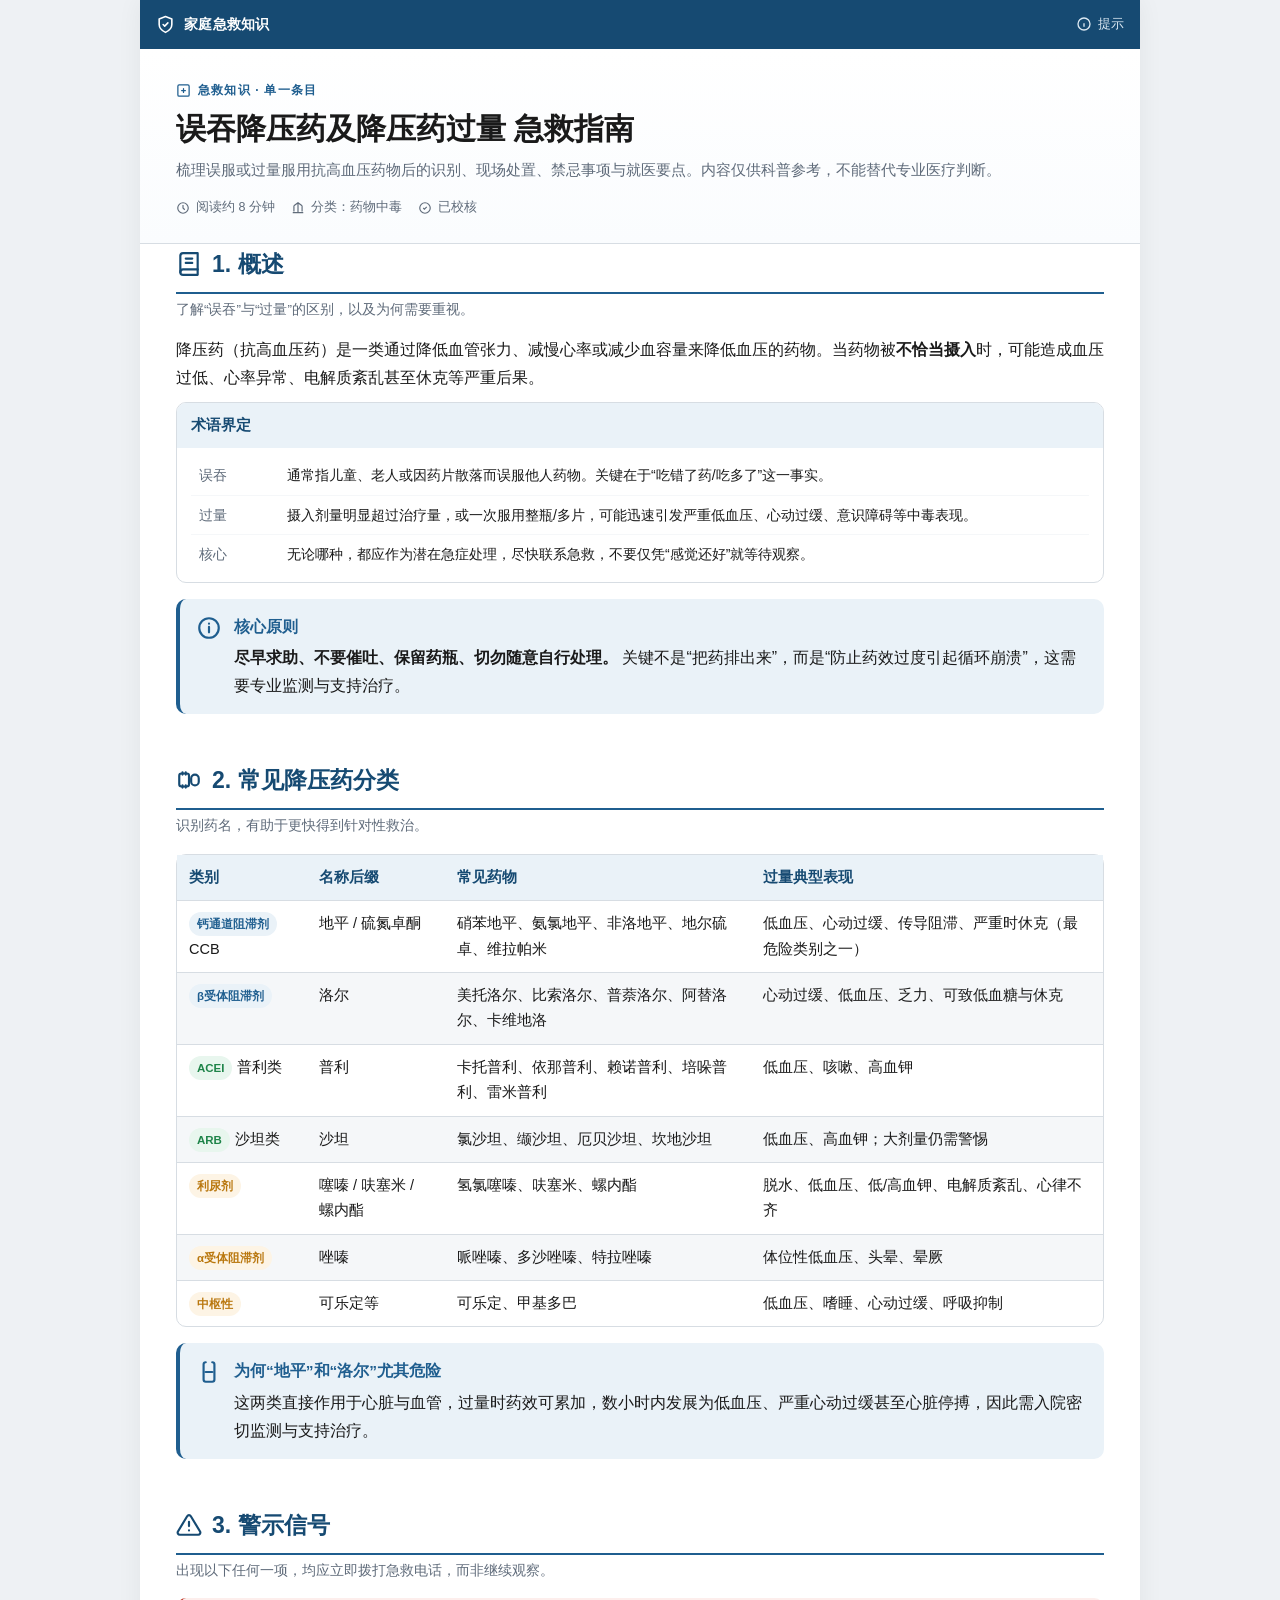
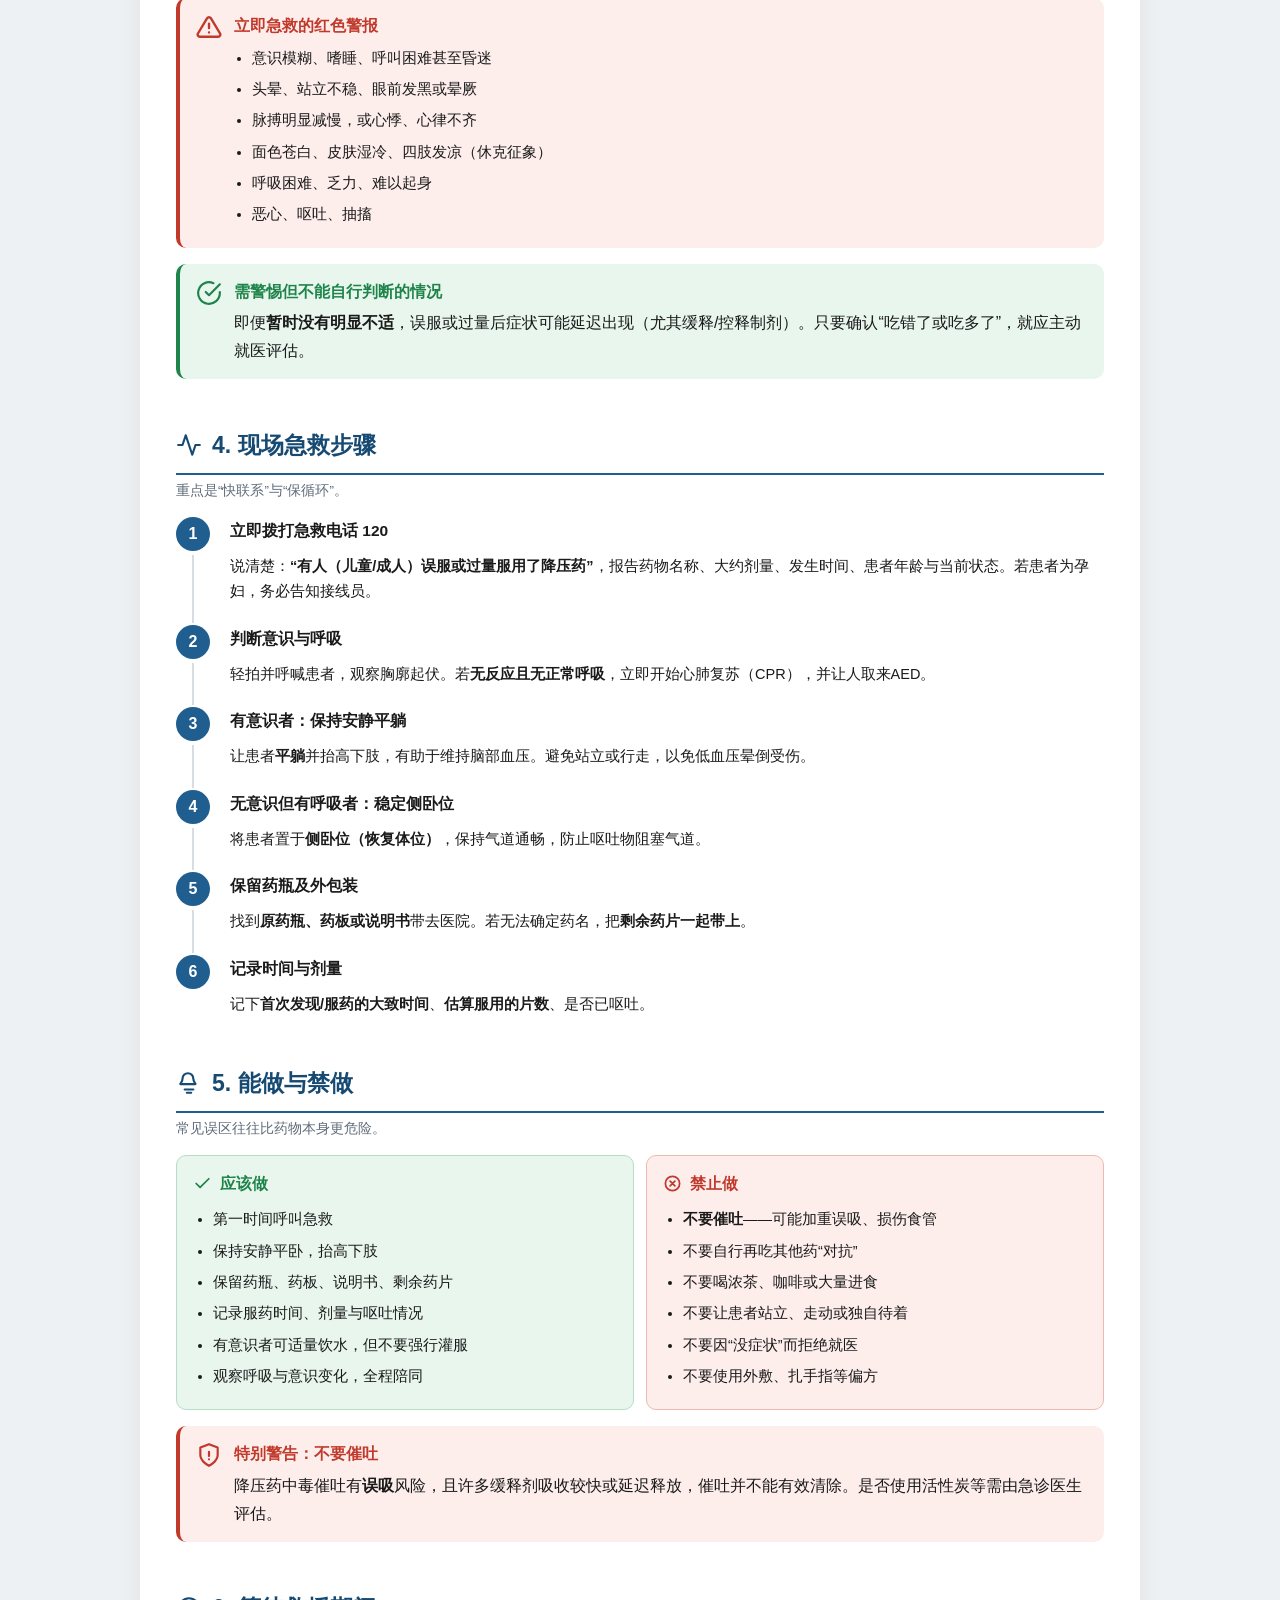
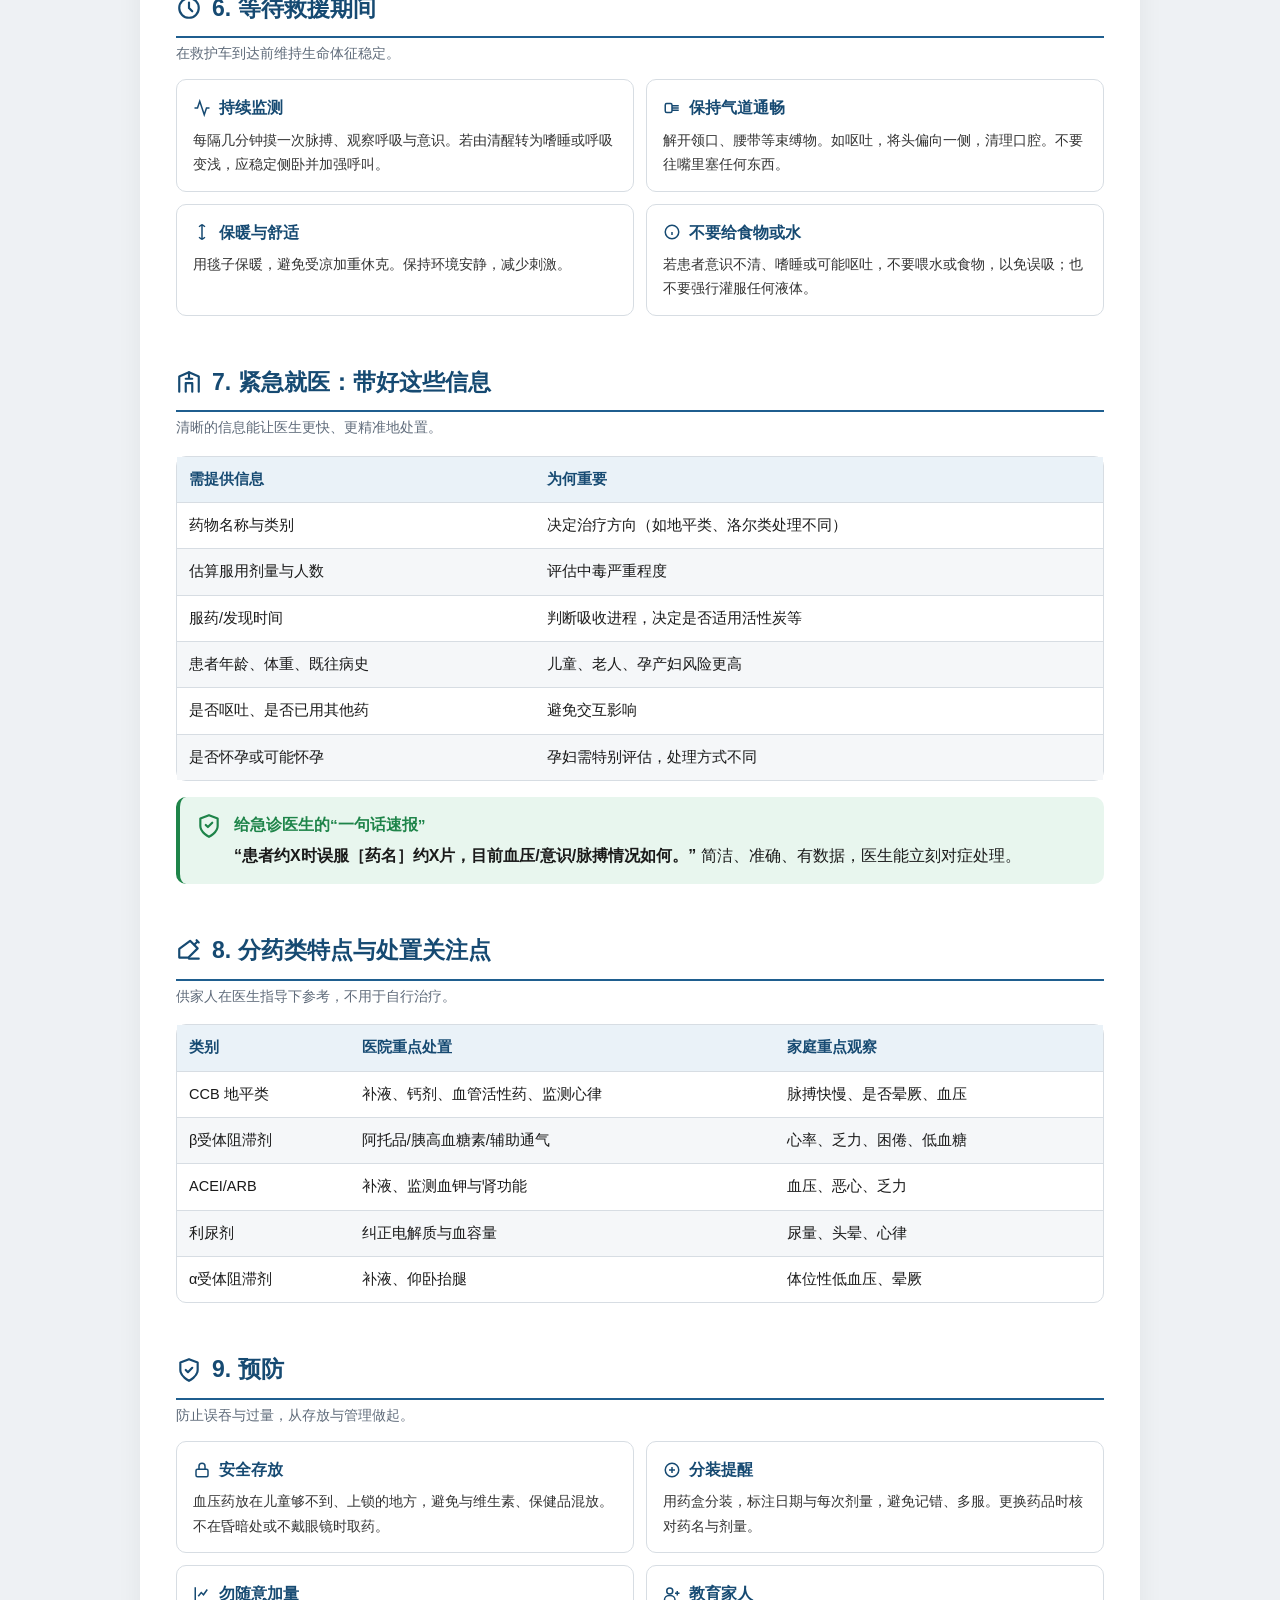
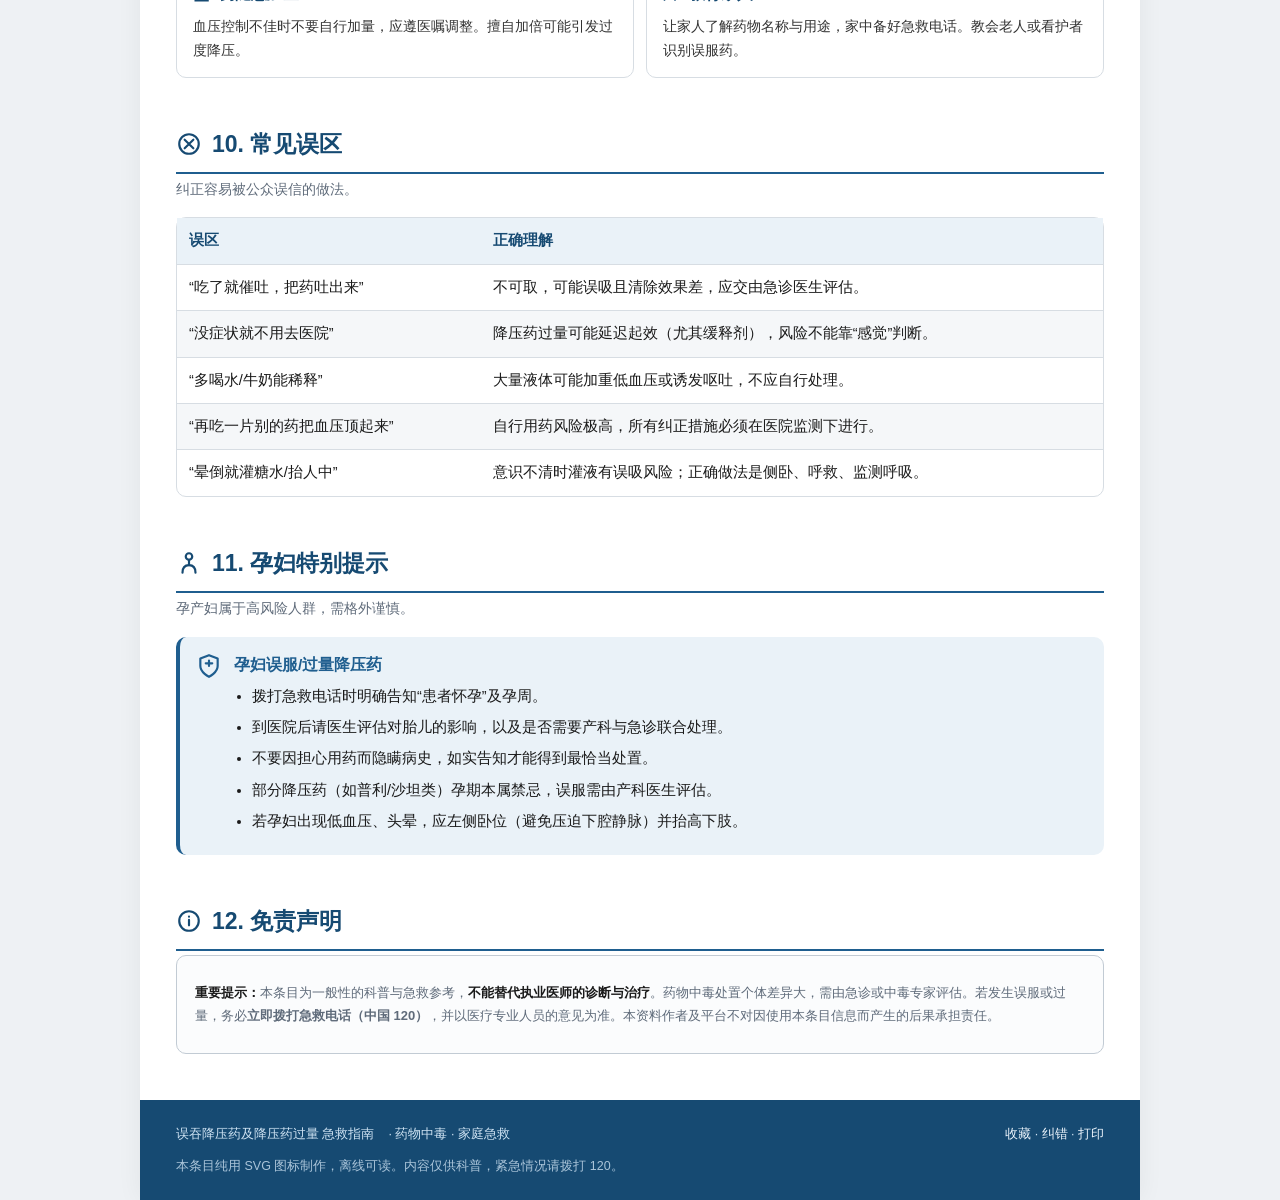
<file: wiki/降压药误吞及过量急救指南.html>
<!DOCTYPE html>
<html lang="zh-CN">
<head>
<meta charset="UTF-8">
<meta name="viewport" content="width=device-width, initial-scale=1.0">
<title>误吞降压药及降压药过量 急救指南</title>
<style>
  :root{
    --ink:#1a1a1a; --ink-2:#333; --ink-3:#5f6b7a;
    --line:#d7dde3; --line-2:#c2cbd4;
    --brand:#1f5e8f; --brand-dark:#164a72; --brand-soft:#eaf2f8;
    --warn:#c0392b; --warn-soft:#fdeeec;
    --ok:#1e8449; --ok-soft:#e8f6ee;
    --amber:#b9770e; --amber-soft:#fdf4e5;
    --gray-soft:#f5f7f9;
  }
  *{box-sizing:border-box;}
  html{scroll-behavior:smooth;}
  body{
    margin:0; background:#eef1f4; color:var(--ink);
    font-family:"PingFang SC","Microsoft YaHei","Hiragino Sans GB","Noto Sans CJK SC",sans-serif;
    font-size:16px; line-height:1.75;
  }
  a{color:var(--brand); text-decoration:none;}
  a:hover{text-decoration:underline;}
  .wrap{max-width:900px; margin:0 auto; background:#fff; box-shadow:0 0 24px rgba(0,0,0,.06);}

  /* Top bar */
  .topbar{
    background:var(--brand-dark); color:#fff; padding:12px 16px;
    display:flex; align-items:center; gap:10px; font-size:14px;
  }
  .topbar .brand{display:flex; align-items:center; gap:9px; font-weight:700; letter-spacing:.02em;}
  .topbar .spacer{flex:1;}
  .topbar a{color:#cfe3f3;}
  .topbar .icon-btn{display:flex; align-items:center; gap:6px; color:#dbe8f2; font-size:13px;}

  /* Header */
  header.hero{padding:22px 18px; border-bottom:1px solid var(--line); background:linear-gradient(180deg,#fff,#fafcfe);}
  header.hero .eyebrow{
    display:inline-flex; align-items:center; gap:7px; color:var(--brand);
    font-size:12px; letter-spacing:.1em; font-weight:700; margin-bottom:8px;
  }
  header.hero h1{font-size:24px; margin:0 0 8px; line-height:1.35;}
  header.hero .lead{color:var(--ink-3); font-size:14.5px; margin:0;}
  .meta-row{display:flex; flex-wrap:wrap; gap:8px 16px; margin-top:14px; font-size:12.5px; color:var(--ink-3);}
  .meta-row span{display:inline-flex; align-items:center; gap:6px;}

  /* Mobile TOC (collapsible) */
  .toc-mobile{display:block; margin:14px 16px; border:1px solid var(--line); border-radius:10px; background:var(--gray-soft); overflow:hidden;}
  .toc-mobile summary{
    list-style:none; cursor:pointer; padding:13px 16px; font-weight:700; font-size:15px;
    color:var(--brand-dark); display:flex; align-items:center; gap:10px; user-select:none;
  }
  .toc-mobile summary::-webkit-details-marker{display:none;}
  .toc-mobile summary .chev{margin-left:auto; transition:transform .2s;}
  .toc-mobile[open] summary .chev{transform:rotate(180deg);}
  .toc-mobile ul{list-style:none; margin:0; padding:2px 16px 14px;}
  .toc-mobile li{margin:3px 0;}
  .toc-mobile a{display:block; color:var(--ink-3); font-size:14px; padding:6px 8px; border-radius:6px;}
  .toc-mobile a:hover{background:var(--brand-soft); color:var(--brand); text-decoration:none;}
  .toc-side{display:none;}

  main{padding:0 4px;}
  section{margin-bottom:32px; scroll-margin-top:12px; padding:0 16px;}
  section > h2{
    font-size:20px; color:var(--brand-dark); margin:0 0 4px; padding-bottom:8px;
    border-bottom:2px solid var(--brand); display:flex; align-items:center; gap:10px;
  }
  section > h2 .h-ico{flex-shrink:0; width:26px; height:26px;}
  section .sub{color:var(--ink-3); font-size:13.5px; margin:0 0 14px;}

  h3{font-size:17px; color:var(--ink-2); margin:22px 0 8px; display:flex; align-items:center; gap:8px;}
  h3 .h-ico{width:21px; height:21px;}
  p{margin:10px 0;}
  ul,ol{margin:10px 0 10px 4px; padding-left:20px;}
  li{margin:6px 0;}
  strong{color:var(--ink);}

  .callout{border-radius:10px; padding:14px 16px; margin:16px 0; border-left:4px solid; display:flex; gap:12px; align-items:flex-start;}
  .callout .c-ico{flex-shrink:0; width:26px; height:26px; margin-top:2px;}
  .callout .c-title{font-weight:700; font-size:15.5px; margin:0 0 4px;}
  .callout p{margin:0;}
  .callout ul{margin:0; padding-left:18px; font-size:14.5px;}
  .callout.danger{background:var(--warn-soft); border-color:var(--warn);}
  .callout.danger .c-title{color:var(--warn);}
  .callout.ok{background:var(--ok-soft); border-color:var(--ok);}
  .callout.ok .c-title{color:var(--ok);}
  .callout.info{background:var(--brand-soft); border-color:var(--brand);}
  .callout.info .c-title{color:var(--brand);}

  .infobox{border:1px solid var(--line); border-radius:10px; overflow:hidden; margin:0 0 8px;}
  .infobox .ib-head{background:var(--brand-soft); padding:10px 14px; font-weight:700; color:var(--brand-dark); font-size:14.5px;}
  .infobox .ib-body{padding:8px 14px;}
  .infobox table{width:100%; border-collapse:collapse; font-size:13.5px;}
  .infobox table td{padding:7px 8px; border-bottom:1px solid var(--gray-soft); vertical-align:top;}
  .infobox table tr:last-child td{border-bottom:none;}
  .infobox table td:first-child{width:88px; color:var(--ink-3); flex-shrink:0;}

  /* Tables: horizontal scroll on mobile */
  .table-scroll{overflow-x:auto; -webkit-overflow-scrolling:touch; margin:16px 0; border:1px solid var(--line); border-radius:10px;}
  table.data{width:100%; border-collapse:collapse; font-size:13.5px; min-width:560px;}
  table.data th, table.data td{ border-bottom:1px solid var(--line); padding:10px 12px; text-align:left; vertical-align:top;}
  table.data thead th{background:var(--brand-soft); color:var(--brand-dark); font-weight:700;}
  table.data tbody tr:last-child td{border-bottom:none;}
  table.data tbody tr:nth-child(even){background:var(--gray-soft);}

  .tag{display:inline-block; padding:2px 8px; border-radius:20px; font-size:11.5px; font-weight:600; margin-right:5px;}
  .tag.red{background:var(--warn-soft); color:var(--warn);}
  .tag.amber{background:var(--amber-soft); color:var(--amber);}
  .tag.green{background:var(--ok-soft); color:var(--ok);}
  .tag.blue{background:var(--brand-soft); color:var(--brand);}

  .grid{display:grid; grid-template-columns:1fr; gap:12px;}
  .card{border:1px solid var(--line); border-radius:10px; padding:14px 16px; background:#fff;}
  .card h4{margin:0 0 6px; font-size:15.5px; color:var(--brand-dark); display:flex; align-items:center; gap:8px;}
  .card p{margin:0; font-size:14px; color:var(--ink-2);}
  .card svg{flex-shrink:0;}

  .steps{list-style:none; margin:14px 0; padding:0;}
  .steps > li{position:relative; padding:0 0 0 46px; margin:0 0 20px;}
  .steps > li::before{
    counter-increment:step; content:counter(step); position:absolute; left:0; top:0;
    width:31px; height:31px; border-radius:50%; background:var(--brand); color:#fff;
    font-weight:700; display:flex; align-items:center; justify-content:center; font-size:15px;
  }
  .steps{counter-reset:step;}
  .steps > li::after{content:""; position:absolute; left:15px; top:38px; width:2px; bottom:-18px; background:var(--line);}
  .steps > li:last-child::after{display:none;}
  .steps .step-title{font-weight:700; font-size:15.5px;}
  .steps p{font-size:14.5px;}

  .do-dont{display:grid; grid-template-columns:1fr; gap:12px;}
  .do-dont .col{border-radius:10px; padding:14px 16px;}
  .do-dont .col h4{margin:0 0 10px; font-size:15.5px; display:flex; align-items:center; gap:8px;}
  .do-dont .col ul{margin:0; padding-left:20px; font-size:14.5px;}
  .do-dont .do{background:var(--ok-soft); border:1px solid #b7ddc7;}
  .do-dont .do h4{color:var(--ok);}
  .do-dont .dont{background:var(--warn-soft); border:1px solid #efb9b1;}
  .do-dont .dont h4{color:var(--warn);}

  .disclaimer{border:1px solid var(--line-2); background:#fbfcfd; border-radius:10px; padding:16px 18px; font-size:13px; color:var(--ink-3);}

  footer{background:var(--brand-dark); color:#cfe3f3; padding:20px 18px; font-size:12.5px;}
  footer .row{display:flex; flex-wrap:wrap; gap:14px; align-items:center;}
  footer a{color:#eaf3fb;}
  footer .copy{margin-top:10px; opacity:.8; line-height:1.6;}

  .top{position:fixed; right:16px; bottom:20px; width:42px; height:42px; border-radius:50%;
    background:var(--brand); color:#fff; display:flex; align-items:center; justify-content:center;
    box-shadow:0 4px 12px rgba(0,0,0,.2); cursor:pointer; border:none; opacity:0; pointer-events:none; transition:opacity .2s; z-index:50;}
  .top.show{opacity:1; pointer-events:auto;}
  .top svg{width:20px; height:20px;}

  /* Tablet / desktop */
  @media(min-width:920px){
    .wrap{max-width:1000px;}
    header.hero{padding:30px 36px 24px;}
    header.hero h1{font-size:30px;}
    header.hero .lead{font-size:15px;}
    .toc-mobile{display:none;}
    main{padding:0;}
    section{padding:0 36px; margin-bottom:46px;}
    section > h2{font-size:23px;}
    .grid{grid-template-columns:1fr 1fr;}
    .do-dont{grid-template-columns:1fr 1fr;}
    .steps > li{padding-left:54px;}
    .steps > li::before{width:34px;height:34px;font-size:16px;}
    .steps > li::after{left:16px;}
    footer{padding:24px 36px;}
    .table-scroll{overflow:visible;}
    table.data{min-width:0; font-size:14.5px;}
    .infobox table{font-size:14px;}
  }
</style>
</head>
<body>
<div class="wrap">

  <!-- Top bar -->
  <div class="topbar">
    <span class="brand">
      <svg width="19" height="19" viewBox="0 0 24 24" fill="none" stroke="#fff" stroke-width="2" stroke-linecap="round" stroke-linejoin="round"><path d="M12 22s8-4 8-10V5l-8-3-8 3v7c0 6 8 10 8 10z"/><path d="M9 12l2 2 4-4"/></svg>
      家庭急救知识
    </span>
    <span class="spacer"></span>
    <a class="icon-btn" href="#disclaimer">
      <svg width="16" height="16" viewBox="0 0 24 24" fill="none" stroke="currentColor" stroke-width="2"><circle cx="12" cy="12" r="9"/><path d="M12 11v5M12 8h.01"/></svg>
      提示
    </a>
  </div>

  <!-- Hero -->
  <header class="hero">
    <div class="eyebrow">
      <svg width="15" height="15" viewBox="0 0 24 24" fill="none" stroke="currentColor" stroke-width="2" stroke-linecap="round"><rect x="3" y="3" width="18" height="18" rx="2"/><path d="M9 12h6M12 9v6"/></svg>
      急救知识 · 单一条目
    </div>
    <h1>误吞降压药及降压药过量 急救指南</h1>
    <p class="lead">梳理误服或过量服用抗高血压药物后的识别、现场处置、禁忌事项与就医要点。内容仅供科普参考，不能替代专业医疗判断。</p>
    <div class="meta-row">
      <span><svg width="14" height="14" viewBox="0 0 24 24" fill="none" stroke="currentColor" stroke-width="2"><circle cx="12" cy="12" r="9"/><path d="M12 7v5l3 3"/></svg>阅读约 8 分钟</span>
      <span><svg width="14" height="14" viewBox="0 0 24 24" fill="none" stroke="currentColor" stroke-width="2"><path d="M12 3v18M5 8l7-5 7 5M5 8v10M19 8v10M3 20h18"/></svg>分类：药物中毒</span>
      <span><svg width="14" height="14" viewBox="0 0 24 24" fill="none" stroke="currentColor" stroke-width="2"><circle cx="12" cy="12" r="9"/><path d="M9 12l2 2 4-4"/></svg>已校核</span>
    </div>
  </header>

  <!-- Mobile collapsible TOC -->
  <details class="toc-mobile">
    <summary>
      <svg width="18" height="18" viewBox="0 0 24 24" fill="none" stroke="currentColor" stroke-width="2" stroke-linecap="round"><path d="M3 6h18M3 12h18M3 18h18"/></svg>
      目录
      <svg class="chev" width="18" height="18" viewBox="0 0 24 24" fill="none" stroke="currentColor" stroke-width="2" stroke-linecap="round" stroke-linejoin="round"><path d="M6 9l6 6 6-6"/></svg>
    </summary>
    <ul>
      <li><a href="#overview">1. 概述</a></li>
      <li><a href="#drugs">2. 常见降压药分类</a></li>
      <li><a href="#warn">3. 警示信号</a></li>
      <li><a href="#steps">4. 现场急救步骤</a></li>
      <li><a href="#do-dont">5. 能做与禁做</a></li>
      <li><a href="#wait">6. 等待救援期间</a></li>
      <li><a href="#emergency">7. 紧急就医</a></li>
      <li><a href="#specific">8. 分药类特点</a></li>
      <li><a href="#prevent">9. 预防</a></li>
      <li><a href="#myths">10. 常见误区</a></li>
      <li><a href="#pregnancy">11. 孕妇特别提示</a></li>
      <li><a href="#disclaimer">12. 免责声明</a></li>
    </ul>
  </details>

  <main>
    <!-- 1 Overview -->
    <section id="overview">
      <h2>
        <svg class="h-ico" viewBox="0 0 24 24" fill="none" stroke="currentColor" stroke-width="2" stroke-linecap="round" stroke-linejoin="round"><path d="M4 19.5A2.5 2.5 0 0 1 6.5 17H20"/><path d="M6.5 2H20v20H6.5A2.5 2.5 0 0 1 4 19.5v-15A2.5 2.5 0 0 1 6.5 2z"/><path d="M9 7h6M9 11h6"/></svg>
        1. 概述
      </h2>
      <p class="sub">了解“误吞”与“过量”的区别，以及为何需要重视。</p>
      <p>降压药（抗高血压药）是一类通过降低血管张力、减慢心率或减少血容量来降低血压的药物。当药物被<b>不恰当摄入</b>时，可能造成血压过低、心率异常、电解质紊乱甚至休克等严重后果。</p>
      <div class="infobox">
        <div class="ib-head">术语界定</div>
        <div class="ib-body">
          <table>
            <tr><td>误吞</td><td>通常指儿童、老人或因药片散落而误服他人药物。关键在于“吃错了药/吃多了”这一事实。</td></tr>
            <tr><td>过量</td><td>摄入剂量明显超过治疗量，或一次服用整瓶/多片，可能迅速引发严重低血压、心动过缓、意识障碍等中毒表现。</td></tr>
            <tr><td>核心</td><td>无论哪种，都应作为潜在急症处理，尽快联系急救，不要仅凭“感觉还好”就等待观察。</td></tr>
          </table>
        </div>
      </div>
      <div class="callout info">
        <svg class="c-ico" viewBox="0 0 24 24" fill="none" stroke="#1f5e8f" stroke-width="2" stroke-linecap="round" stroke-linejoin="round"><circle cx="12" cy="12" r="9"/><path d="M12 11v5M12 8h.01"/></svg>
        <div>
          <p class="c-title">核心原则</p>
          <p><strong>尽早求助、不要催吐、保留药瓶、切勿随意自行处理。</strong> 关键不是“把药排出来”，而是“防止药效过度引起循环崩溃”，这需要专业监测与支持治疗。</p>
        </div>
      </div>
    </section>

    <!-- 2 Drugs -->
    <section id="drugs">
      <h2>
        <svg class="h-ico" viewBox="0 0 24 24" fill="none" stroke="currentColor" stroke-width="2" stroke-linecap="round"><rect x="3" y="6" width="9" height="12" rx="2"/><path d="M6 5v2M9 5v2M6 17v2M9 17v2"/><rect x="14" y="7" width="7" height="10" rx="3.5"/></svg>
        2. 常见降压药分类
      </h2>
      <p class="sub">识别药名，有助于更快得到针对性救治。</p>
      <div class="table-scroll">
      <table class="data">
        <thead><tr><th>类别</th><th>名称后缀</th><th>常见药物</th><th>过量典型表现</th></tr></thead>
        <tbody>
          <tr>
            <td><span class="tag blue">钙通道阻滞剂</span>CCB</td>
            <td>地平 / 硫氮卓酮</td>
            <td>硝苯地平、氨氯地平、非洛地平、地尔硫卓、维拉帕米</td>
            <td>低血压、心动过缓、传导阻滞、严重时休克（最危险类别之一）</td>
          </tr>
          <tr>
            <td><span class="tag blue">β受体阻滞剂</span></td>
            <td>洛尔</td>
            <td>美托洛尔、比索洛尔、普萘洛尔、阿替洛尔、卡维地洛</td>
            <td>心动过缓、低血压、乏力、可致低血糖与休克</td>
          </tr>
          <tr>
            <td><span class="tag green">ACEI</span>普利类</td>
            <td>普利</td>
            <td>卡托普利、依那普利、赖诺普利、培哚普利、雷米普利</td>
            <td>低血压、咳嗽、高血钾</td>
          </tr>
          <tr>
            <td><span class="tag green">ARB</span>沙坦类</td>
            <td>沙坦</td>
            <td>氯沙坦、缬沙坦、厄贝沙坦、坎地沙坦</td>
            <td>低血压、高血钾；大剂量仍需警惕</td>
          </tr>
          <tr>
            <td><span class="tag amber">利尿剂</span></td>
            <td>噻嗪 / 呋塞米 / 螺内酯</td>
            <td>氢氯噻嗪、呋塞米、螺内酯</td>
            <td>脱水、低血压、低/高血钾、电解质紊乱、心律不齐</td>
          </tr>
          <tr>
            <td><span class="tag amber">α受体阻滞剂</span></td>
            <td>唑嗪</td>
            <td>哌唑嗪、多沙唑嗪、特拉唑嗪</td>
            <td>体位性低血压、头晕、晕厥</td>
          </tr>
          <tr>
            <td><span class="tag amber">中枢性</span></td>
            <td>可乐定等</td>
            <td>可乐定、甲基多巴</td>
            <td>低血压、嗜睡、心动过缓、呼吸抑制</td>
          </tr>
        </tbody>
      </table>
      </div>
      <div class="callout info">
        <svg class="c-ico" viewBox="0 0 24 24" fill="none" stroke="#1f5e8f" stroke-width="2" stroke-linecap="round" stroke-linejoin="round"><path d="M9 12h6M15 3a2 2 0 0 1 2 2v14a2 2 0 0 1-2 2H9a2 2 0 0 1-2-2V5a2 2 0 0 1 2-2"/></svg>
        <div>
          <p class="c-title">为何“地平”和“洛尔”尤其危险</p>
          <p>这两类直接作用于心脏与血管，过量时药效可累加，数小时内发展为低血压、严重心动过缓甚至心脏停搏，因此需入院密切监测与支持治疗。</p>
        </div>
      </div>
    </section>

    <!-- 3 Warning signs -->
    <section id="warn">
      <h2>
        <svg class="h-ico" viewBox="0 0 24 24" fill="none" stroke="currentColor" stroke-width="2" stroke-linecap="round" stroke-linejoin="round"><path d="M10.3 3.9L1.8 18a2 2 0 0 0 1.7 3h17a2 2 0 0 0 1.7-3L13.7 3.9a2 2 0 0 0-3.4 0z"/><path d="M12 9v4M12 17h.01"/></svg>
        3. 警示信号
      </h2>
      <p class="sub">出现以下任何一项，均应立即拨打急救电话，而非继续观察。</p>
      <div class="callout danger">
        <svg class="c-ico" viewBox="0 0 24 24" fill="none" stroke="#c0392b" stroke-width="2.2" stroke-linecap="round" stroke-linejoin="round"><path d="M10.3 3.9L1.8 18a2 2 0 0 0 1.7 3h17a2 2 0 0 0 1.7-3L13.7 3.9a2 2 0 0 0-3.4 0z"/><path d="M12 9v4M12 17h.01"/></svg>
        <div>
          <p class="c-title">立即急救的红色警报</p>
          <ul>
            <li>意识模糊、嗜睡、呼叫困难甚至昏迷</li>
            <li>头晕、站立不稳、眼前发黑或晕厥</li>
            <li>脉搏明显减慢，或心悸、心律不齐</li>
            <li>面色苍白、皮肤湿冷、四肢发凉（休克征象）</li>
            <li>呼吸困难、乏力、难以起身</li>
            <li>恶心、呕吐、抽搐</li>
          </ul>
        </div>
      </div>
      <div class="callout ok">
        <svg class="c-ico" viewBox="0 0 24 24" fill="none" stroke="#1e8449" stroke-width="2" stroke-linecap="round" stroke-linejoin="round"><path d="M22 11.1V12a10 10 0 1 1-5.9-9.1"/><path d="M22 4L12 14 9 11"/></svg>
        <div>
          <p class="c-title">需警惕但不能自行判断的情况</p>
          <p>即便<b>暂时没有明显不适</b>，误服或过量后症状可能延迟出现（尤其缓释/控释制剂）。只要确认“吃错了或吃多了”，就应主动就医评估。</p>
        </div>
      </div>
    </section>

    <!-- 4 Steps -->
    <section id="steps">
      <h2>
        <svg class="h-ico" viewBox="0 0 24 24" fill="none" stroke="currentColor" stroke-width="2" stroke-linecap="round" stroke-linejoin="round"><path d="M22 12h-4l-3 9L9 3l-3 9H2"/></svg>
        4. 现场急救步骤
      </h2>
      <p class="sub">重点是“快联系”与“保循环”。</p>
      <ol class="steps">
        <li>
          <div class="step-title">立即拨打急救电话 120</div>
          <p>说清楚：<strong>“有人（儿童/成人）误服或过量服用了降压药”</strong>，报告药物名称、大约剂量、发生时间、患者年龄与当前状态。若患者为孕妇，务必告知接线员。</p>
        </li>
        <li>
          <div class="step-title">判断意识与呼吸</div>
          <p>轻拍并呼喊患者，观察胸廓起伏。若<b>无反应且无正常呼吸</b>，立即开始心肺复苏（CPR），并让人取来AED。</p>
        </li>
        <li>
          <div class="step-title">有意识者：保持安静平躺</div>
          <p>让患者<b>平躺</b>并抬高下肢，有助于维持脑部血压。避免站立或行走，以免低血压晕倒受伤。</p>
        </li>
        <li>
          <div class="step-title">无意识但有呼吸者：稳定侧卧位</div>
          <p>将患者置于<b>侧卧位（恢复体位）</b>，保持气道通畅，防止呕吐物阻塞气道。</p>
        </li>
        <li>
          <div class="step-title">保留药瓶及外包装</div>
          <p>找到<b>原药瓶、药板或说明书</b>带去医院。若无法确定药名，把<b>剩余药片一起带上</b>。</p>
        </li>
        <li>
          <div class="step-title">记录时间与剂量</div>
          <p>记下<b>首次发现/服药的大致时间</b>、<strong>估算服用的片数</strong>、是否已呕吐。</p>
        </li>
      </ol>
    </section>

    <!-- 5 Do / Don't -->
    <section id="do-dont">
      <h2>
        <svg class="h-ico" viewBox="0 0 24 24" fill="none" stroke="currentColor" stroke-width="2" stroke-linecap="round" stroke-linejoin="round"><path d="M16 8a5 5 0 1 0-10 0c0 3-2 4-2 5h14c0-1-2-2-2-5M8 18h8M10 21h4"/></svg>
        5. 能做与禁做
      </h2>
      <p class="sub">常见误区往往比药物本身更危险。</p>
      <div class="do-dont">
        <div class="col do">
          <h4>
            <svg width="19" height="19" viewBox="0 0 24 24" fill="none" stroke="currentColor" stroke-width="2.2" stroke-linecap="round" stroke-linejoin="round"><path d="M20 6L9 17l-5-5"/></svg>
            应该做
          </h4>
          <ul>
            <li>第一时间呼叫急救</li>
            <li>保持安静平卧，抬高下肢</li>
            <li>保留药瓶、药板、说明书、剩余药片</li>
            <li>记录服药时间、剂量与呕吐情况</li>
            <li>有意识者可适量饮水，但不要强行灌服</li>
            <li>观察呼吸与意识变化，全程陪同</li>
          </ul>
        </div>
        <div class="col dont">
          <h4>
            <svg width="19" height="19" viewBox="0 0 24 24" fill="none" stroke="currentColor" stroke-width="2.2" stroke-linecap="round" stroke-linejoin="round"><circle cx="12" cy="12" r="9"/><path d="M15 9l-6 6M9 9l6 6"/></svg>
            禁止做
          </h4>
          <ul>
            <li><strong>不要催吐</strong>——可能加重误吸、损伤食管</li>
            <li>不要自行再吃其他药“对抗”</li>
            <li>不要喝浓茶、咖啡或大量进食</li>
            <li>不要让患者站立、走动或独自待着</li>
            <li>不要因“没症状”而拒绝就医</li>
            <li>不要使用外敷、扎手指等偏方</li>
          </ul>
        </div>
      </div>
      <div class="callout danger">
        <svg class="c-ico" viewBox="0 0 24 24" fill="none" stroke="#c0392b" stroke-width="2" stroke-linecap="round" stroke-linejoin="round"><path d="M12 22s8-4 8-10V5l-8-3-8 3v7c0 6 8 10 8 10z"/><path d="M12 9v4M12 16h.01"/></svg>
        <div>
          <p class="c-title">特别警告：不要催吐</p>
          <p>降压药中毒催吐有<b>误吸</b>风险，且许多缓释剂吸收较快或延迟释放，催吐并不能有效清除。是否使用活性炭等需由急诊医生评估。</p>
        </div>
      </div>
    </section>

    <!-- 6 Waiting -->
    <section id="wait">
      <h2>
        <svg class="h-ico" viewBox="0 0 24 24" fill="none" stroke="currentColor" stroke-width="2" stroke-linecap="round"><circle cx="12" cy="12" r="9"/><path d="M12 7v5l3 3"/></svg>
        6. 等待救援期间
      </h2>
      <p class="sub">在救护车到达前维持生命体征稳定。</p>
      <div class="grid">
        <div class="card">
          <h4><svg width="18" height="18" viewBox="0 0 24 24" fill="none" stroke="currentColor" stroke-width="2"><path d="M22 12h-4l-3 9L9 3l-3 9H2"/></svg>持续监测</h4>
          <p>每隔几分钟摸一次脉搏、观察呼吸与意识。若由清醒转为嗜睡或呼吸变浅，应稳定侧卧并加强呼叫。</p>
        </div>
        <div class="card">
          <h4><svg width="18" height="18" viewBox="0 0 24 24" fill="none" stroke="currentColor" stroke-width="2"><rect x="3" y="6" width="9" height="12" rx="2"/><path d="M12 9h9M12 12h9M12 15h9"/></svg>保持气道通畅</h4>
          <p>解开领口、腰带等束缚物。如呕吐，将头偏向一侧，清理口腔。不要往嘴里塞任何东西。</p>
        </div>
        <div class="card">
          <h4><svg width="18" height="18" viewBox="0 0 24 24" fill="none" stroke="currentColor" stroke-width="2"><path d="M12 2v20M12 2l4 3M12 2L8 5M12 22l4-3M12 22l-4-3"/></svg>保暖与舒适</h4>
          <p>用毯子保暖，避免受凉加重休克。保持环境安静，减少刺激。</p>
        </div>
        <div class="card">
          <h4><svg width="18" height="18" viewBox="0 0 24 24" fill="none" stroke="currentColor" stroke-width="2"><circle cx="12" cy="12" r="9"/><path d="M12 16v-4M12 8h.01"/></svg>不要给食物或水</h4>
          <p>若患者意识不清、嗜睡或可能呕吐，不要喂水或食物，以免误吸；也不要强行灌服任何液体。</p>
        </div>
      </div>
    </section>

    <!-- 7 Emergency -->
    <section id="emergency">
      <h2>
        <svg class="h-ico" viewBox="0 0 24 24" fill="none" stroke="currentColor" stroke-width="2" stroke-linecap="round" stroke-linejoin="round"><path d="M3 21V7l9-4 9 4v14"/><path d="M12 3v5"/><path d="M9 21v-8h6v8M9 9h6"/></svg>
        7. 紧急就医：带好这些信息
      </h2>
      <p class="sub">清晰的信息能让医生更快、更精准地处置。</p>
      <div class="table-scroll">
      <table class="data">
        <thead><tr><th>需提供信息</th><th>为何重要</th></tr></thead>
        <tbody>
          <tr><td>药物名称与类别</td><td>决定治疗方向（如地平类、洛尔类处理不同）</td></tr>
          <tr><td>估算服用剂量与人数</td><td>评估中毒严重程度</td></tr>
          <tr><td>服药/发现时间</td><td>判断吸收进程，决定是否适用活性炭等</td></tr>
          <tr><td>患者年龄、体重、既往病史</td><td>儿童、老人、孕产妇风险更高</td></tr>
          <tr><td>是否呕吐、是否已用其他药</td><td>避免交互影响</td></tr>
          <tr><td>是否怀孕或可能怀孕</td><td>孕妇需特别评估，处理方式不同</td></tr>
        </tbody>
      </table>
      </div>
      <div class="callout ok">
        <svg class="c-ico" viewBox="0 0 24 24" fill="none" stroke="#1e8449" stroke-width="2" stroke-linecap="round" stroke-linejoin="round"><path d="M12 22s8-4 8-10V5l-8-3-8 3v7c0 6 8 10 8 10z"/><path d="M9 11l2 2 4-4"/></svg>
        <div>
          <p class="c-title">给急诊医生的“一句话速报”</p>
          <p><strong>“患者约X时误服［药名］约X片，目前血压/意识/脉搏情况如何。”</strong> 简洁、准确、有数据，医生能立刻对症处理。</p>
        </div>
      </div>
    </section>

    <!-- 8 Specific -->
    <section id="specific">
      <h2>
        <svg class="h-ico" viewBox="0 0 24 24" fill="none" stroke="currentColor" stroke-width="2" stroke-linecap="round" stroke-linejoin="round"><path d="M19 5l-2 2M19 3l2 2"/><path d="M13 3.5L20 10.5l-8.5 8.5H3V11z"/><path d="M12 20h9"/></svg>
        8. 分药类特点与处置关注点
      </h2>
      <p class="sub">供家人在医生指导下参考，不用于自行治疗。</p>
      <div class="table-scroll">
      <table class="data">
        <thead><tr><th>类别</th><th>医院重点处置</th><th>家庭重点观察</th></tr></thead>
        <tbody>
          <tr><td>CCB 地平类</td><td>补液、钙剂、血管活性药、监测心律</td><td>脉搏快慢、是否晕厥、血压</td></tr>
          <tr><td>β受体阻滞剂</td><td>阿托品/胰高血糖素/辅助通气</td><td>心率、乏力、困倦、低血糖</td></tr>
          <tr><td>ACEI/ARB</td><td>补液、监测血钾与肾功能</td><td>血压、恶心、乏力</td></tr>
          <tr><td>利尿剂</td><td>纠正电解质与血容量</td><td>尿量、头晕、心律</td></tr>
          <tr><td>α受体阻滞剂</td><td>补液、仰卧抬腿</td><td>体位性低血压、晕厥</td></tr>
        </tbody>
      </table>
      </div>
    </section>

    <!-- 9 Prevention -->
    <section id="prevent">
      <h2>
        <svg class="h-ico" viewBox="0 0 24 24" fill="none" stroke="currentColor" stroke-width="2" stroke-linecap="round" stroke-linejoin="round"><path d="M12 22s8-4 8-10V5l-8-3-8 3v7c0 6 8 10 8 10z"/><path d="M9 12l2 2 4-4"/></svg>
        9. 预防
      </h2>
      <p class="sub">防止误吞与过量，从存放与管理做起。</p>
      <div class="grid">
        <div class="card">
          <h4><svg width="18" height="18" viewBox="0 0 24 24" fill="none" stroke="currentColor" stroke-width="2"><rect x="4" y="11" width="16" height="10" rx="2"/><path d="M8 11V7a4 4 0 0 1 8 0v4"/></svg>安全存放</h4>
          <p>血压药放在儿童够不到、上锁的地方，避免与维生素、保健品混放。不在昏暗处或不戴眼镜时取药。</p>
        </div>
        <div class="card">
          <h4><svg width="18" height="18" viewBox="0 0 24 24" fill="none" stroke="currentColor" stroke-width="2"><circle cx="12" cy="12" r="9"/><path d="M12 8v8M8 12h8"/></svg>分装提醒</h4>
          <p>用药盒分装，标注日期与每次剂量，避免记错、多服。更换药品时核对药名与剂量。</p>
        </div>
        <div class="card">
          <h4><svg width="18" height="18" viewBox="0 0 24 24" fill="none" stroke="currentColor" stroke-width="2"><path d="M3 3v18h18"/><path d="M7 15l4-5 3 3 5-7"/></svg>勿随意加量</h4>
          <p>血压控制不佳时不要自行加量，应遵医嘱调整。擅自加倍可能引发过度降压。</p>
        </div>
        <div class="card">
          <h4><svg width="18" height="18" viewBox="0 0 24 24" fill="none" stroke="currentColor" stroke-width="2"><circle cx="9" cy="8" r="4"/><path d="M2 21v-1a6 6 0 0 1 6-6h2a6 6 0 0 1 6 6v1M19 8v6M22 11h-6"/></svg>教育家人</h4>
          <p>让家人了解药物名称与用途，家中备好急救电话。教会老人或看护者识别误服药。</p>
        </div>
      </div>
    </section>

    <!-- 10 Myths -->
    <section id="myths">
      <h2>
        <svg class="h-ico" viewBox="0 0 24 24" fill="none" stroke="currentColor" stroke-width="2" stroke-linecap="round" stroke-linejoin="round"><circle cx="12" cy="12" r="9"/><path d="M8 8l8 8M16 8l-8 8"/></svg>
        10. 常见误区
      </h2>
      <p class="sub">纠正容易被公众误信的做法。</p>
      <div class="table-scroll">
      <table class="data">
        <thead><tr><th>误区</th><th>正确理解</th></tr></thead>
        <tbody>
          <tr><td>“吃了就催吐，把药吐出来”</td><td>不可取，可能误吸且清除效果差，应交由急诊医生评估。</td></tr>
          <tr><td>“没症状就不用去医院”</td><td>降压药过量可能延迟起效（尤其缓释剂），风险不能靠“感觉”判断。</td></tr>
          <tr><td>“多喝水/牛奶能稀释”</td><td>大量液体可能加重低血压或诱发呕吐，不应自行处理。</td></tr>
          <tr><td>“再吃一片别的药把血压顶起来”</td><td>自行用药风险极高，所有纠正措施必须在医院监测下进行。</td></tr>
          <tr><td>“晕倒就灌糖水/抬人中”</td><td>意识不清时灌液有误吸风险；正确做法是侧卧、呼救、监测呼吸。</td></tr>
        </tbody>
      </table>
      </div>
    </section>

    <!-- 11 Pregnancy -->
    <section id="pregnancy">
      <h2>
        <svg class="h-ico" viewBox="0 0 24 24" fill="none" stroke="currentColor" stroke-width="2" stroke-linecap="round" stroke-linejoin="round"><circle cx="12" cy="6" r="3"/><path d="M6 21c0-4 2-7 6-7s6 3 6 7"/><path d="M12 9v5"/></svg>
        11. 孕妇特别提示
      </h2>
      <p class="sub">孕产妇属于高风险人群，需格外谨慎。</p>
      <div class="callout info">
        <svg class="c-ico" viewBox="0 0 24 24" fill="none" stroke="#1f5e8f" stroke-width="2" stroke-linecap="round" stroke-linejoin="round"><path d="M12 22s8-4 8-10V5l-8-3-8 3v7c0 6 8 10 8 10z"/><path d="M12 7v5M9 9.5h6"/></svg>
        <div>
          <p class="c-title">孕妇误服/过量降压药</p>
          <ul>
            <li>拨打急救电话时明确告知“患者怀孕”及孕周。</li>
            <li>到医院后请医生评估对胎儿的影响，以及是否需要产科与急诊联合处理。</li>
            <li>不要因担心用药而隐瞒病史，如实告知才能得到最恰当处置。</li>
            <li>部分降压药（如普利/沙坦类）孕期本属禁忌，误服需由产科医生评估。</li>
            <li>若孕妇出现低血压、头晕，应左侧卧位（避免压迫下腔静脉）并抬高下肢。</li>
          </ul>
        </div>
      </div>
    </section>

    <!-- 12 Disclaimer -->
    <section id="disclaimer">
      <h2>
        <svg class="h-ico" viewBox="0 0 24 24" fill="none" stroke="currentColor" stroke-width="2" stroke-linecap="round" stroke-linejoin="round"><circle cx="12" cy="12" r="9"/><path d="M12 11v5M12 8h.01"/></svg>
        12. 免责声明
      </h2>
      <div class="disclaimer">
        <p><strong>重要提示：</strong>本条目为一般性的科普与急救参考，<strong>不能替代执业医师的诊断与治疗</strong>。药物中毒处置个体差异大，需由急诊或中毒专家评估。若发生误服或过量，务必<b>立即拨打急救电话（中国 120）</b>，并以医疗专业人员的意见为准。本资料作者及平台不对因使用本条目信息而产生的后果承担责任。</p>
      </div>
    </section>
  </main>

  <!-- Footer -->
  <footer>
    <div class="row">
      <span>误吞降压药及降压药过量 急救指南</span>
      <span>· 药物中毒 · 家庭急救</span>
      <span style="margin-left:auto;"><a href="#">收藏</a> · <a href="#">纠错</a> · <a href="#">打印</a></span>
    </div>
    <div class="copy">本条目纯用 SVG 图标制作，离线可读。内容仅供科普，紧急情况请拨打 120。</div>
  </footer>
</div>

<button class="top" id="topBtn" title="回到顶部" aria-label="回到顶部">
  <svg viewBox="0 0 24 24" fill="none" stroke="currentColor" stroke-width="2" stroke-linecap="round" stroke-linejoin="round"><path d="M12 19V5M5 12l7-7 7 7"/></svg>
</button>

<script>
  var btn=document.getElementById('topBtn');
  window.addEventListener('scroll',function(){
    if(window.scrollY>400){btn.classList.add('show');}else{btn.classList.remove('show');}
  });
  btn.addEventListener('click',function(){window.scrollTo({top:0,behavior:'smooth'});});
</script>
</body>
</html>
</file>
